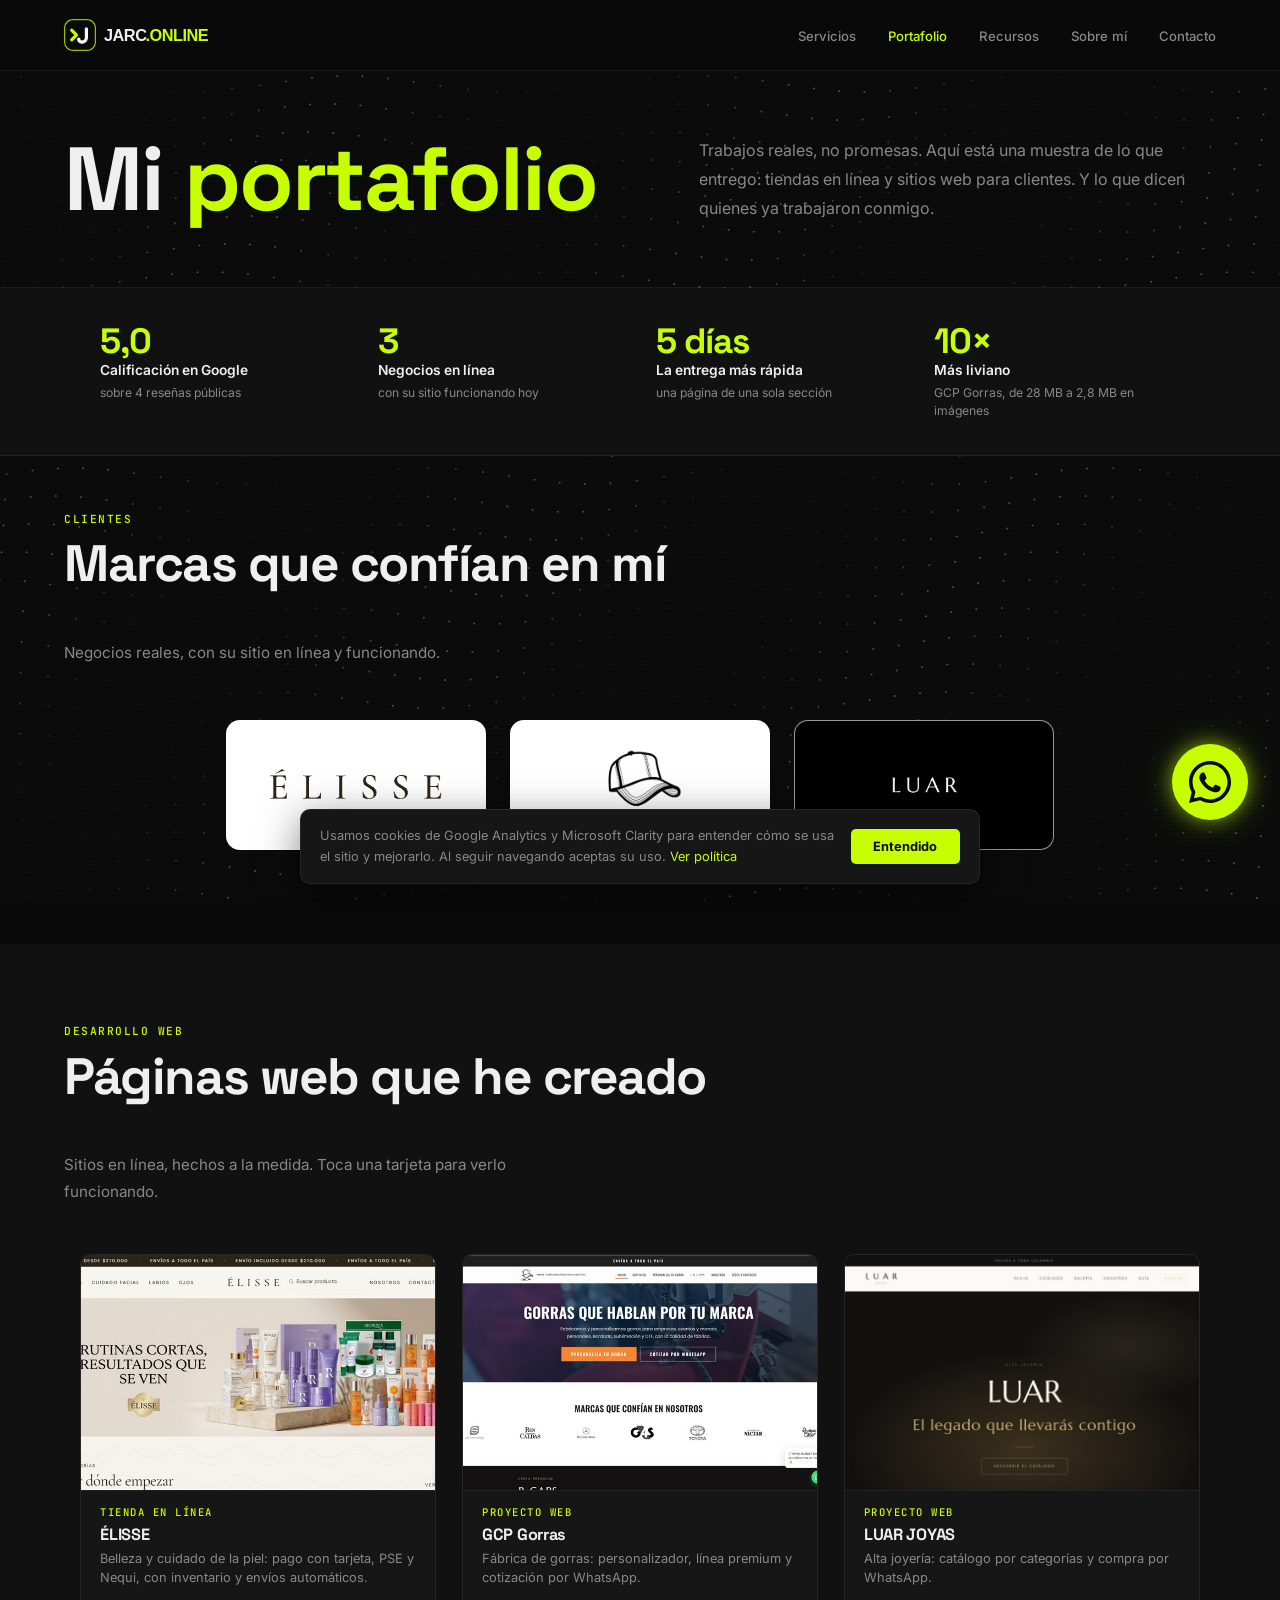
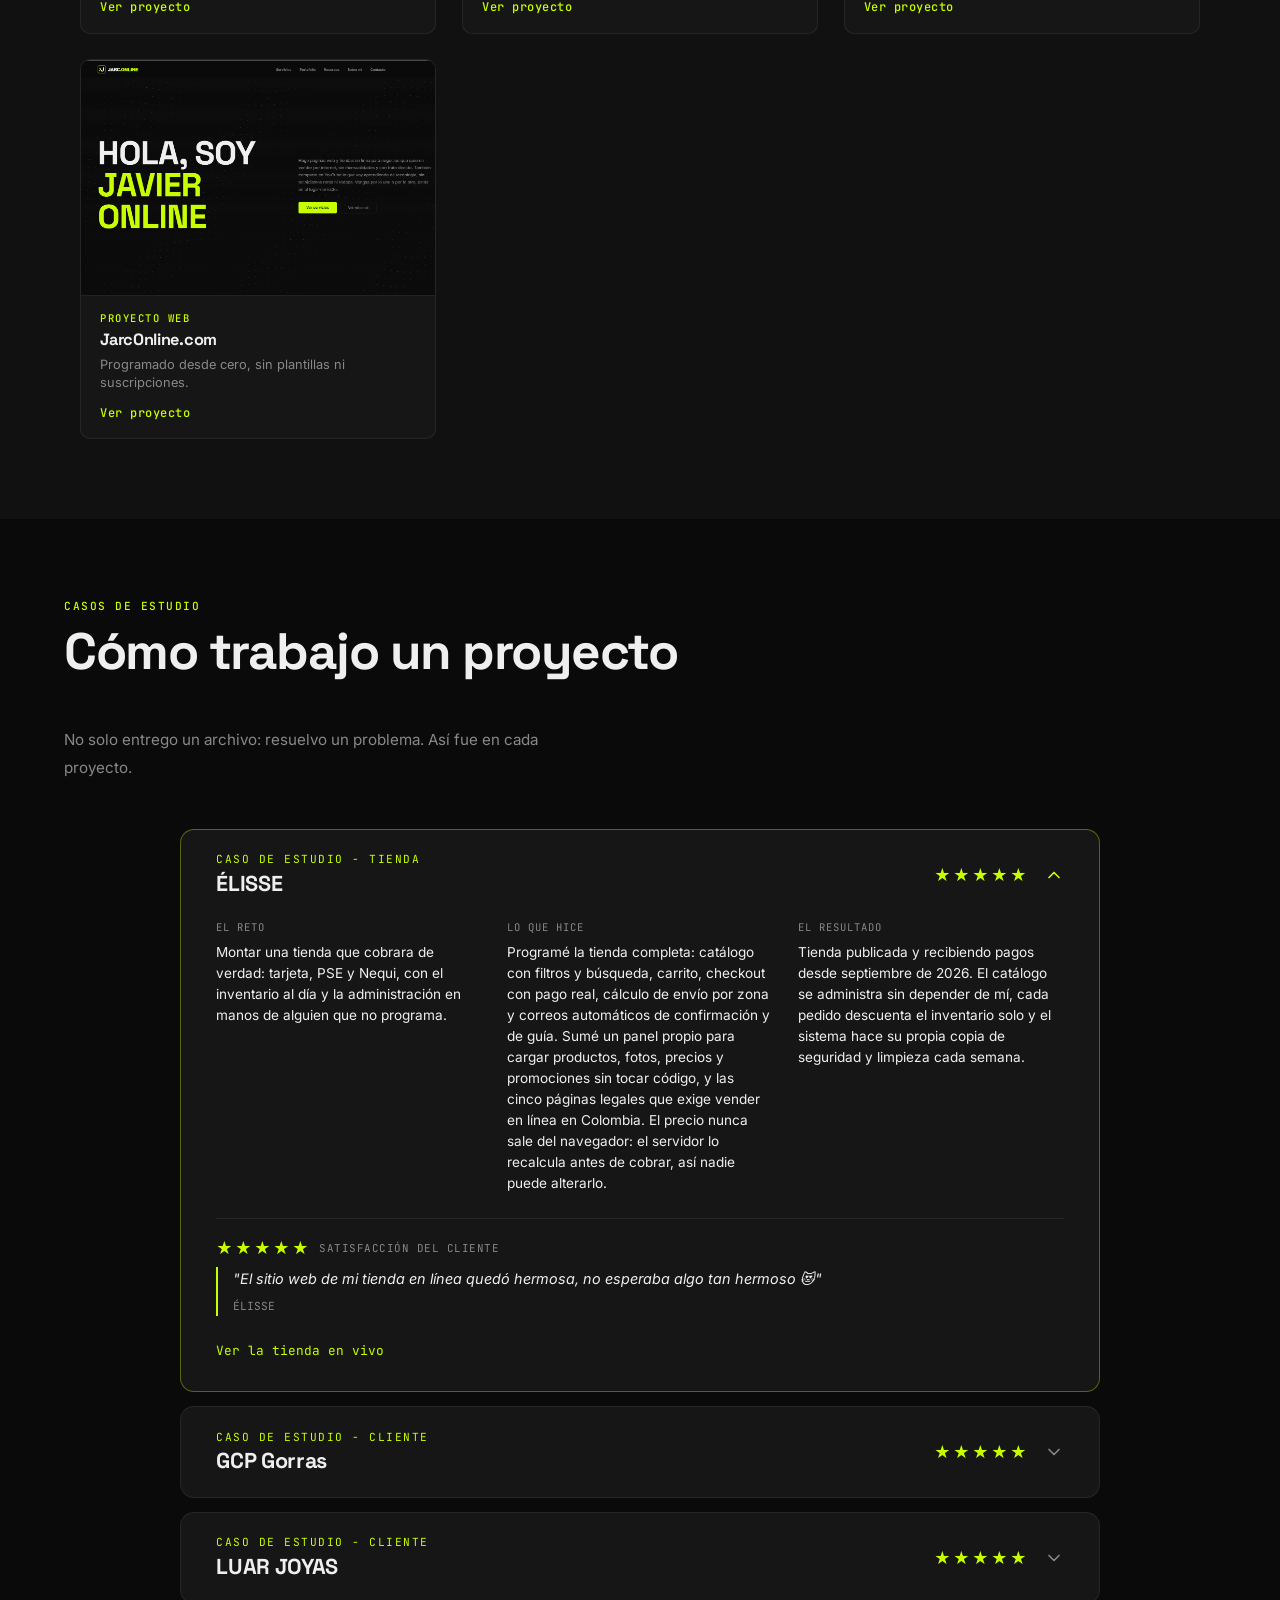
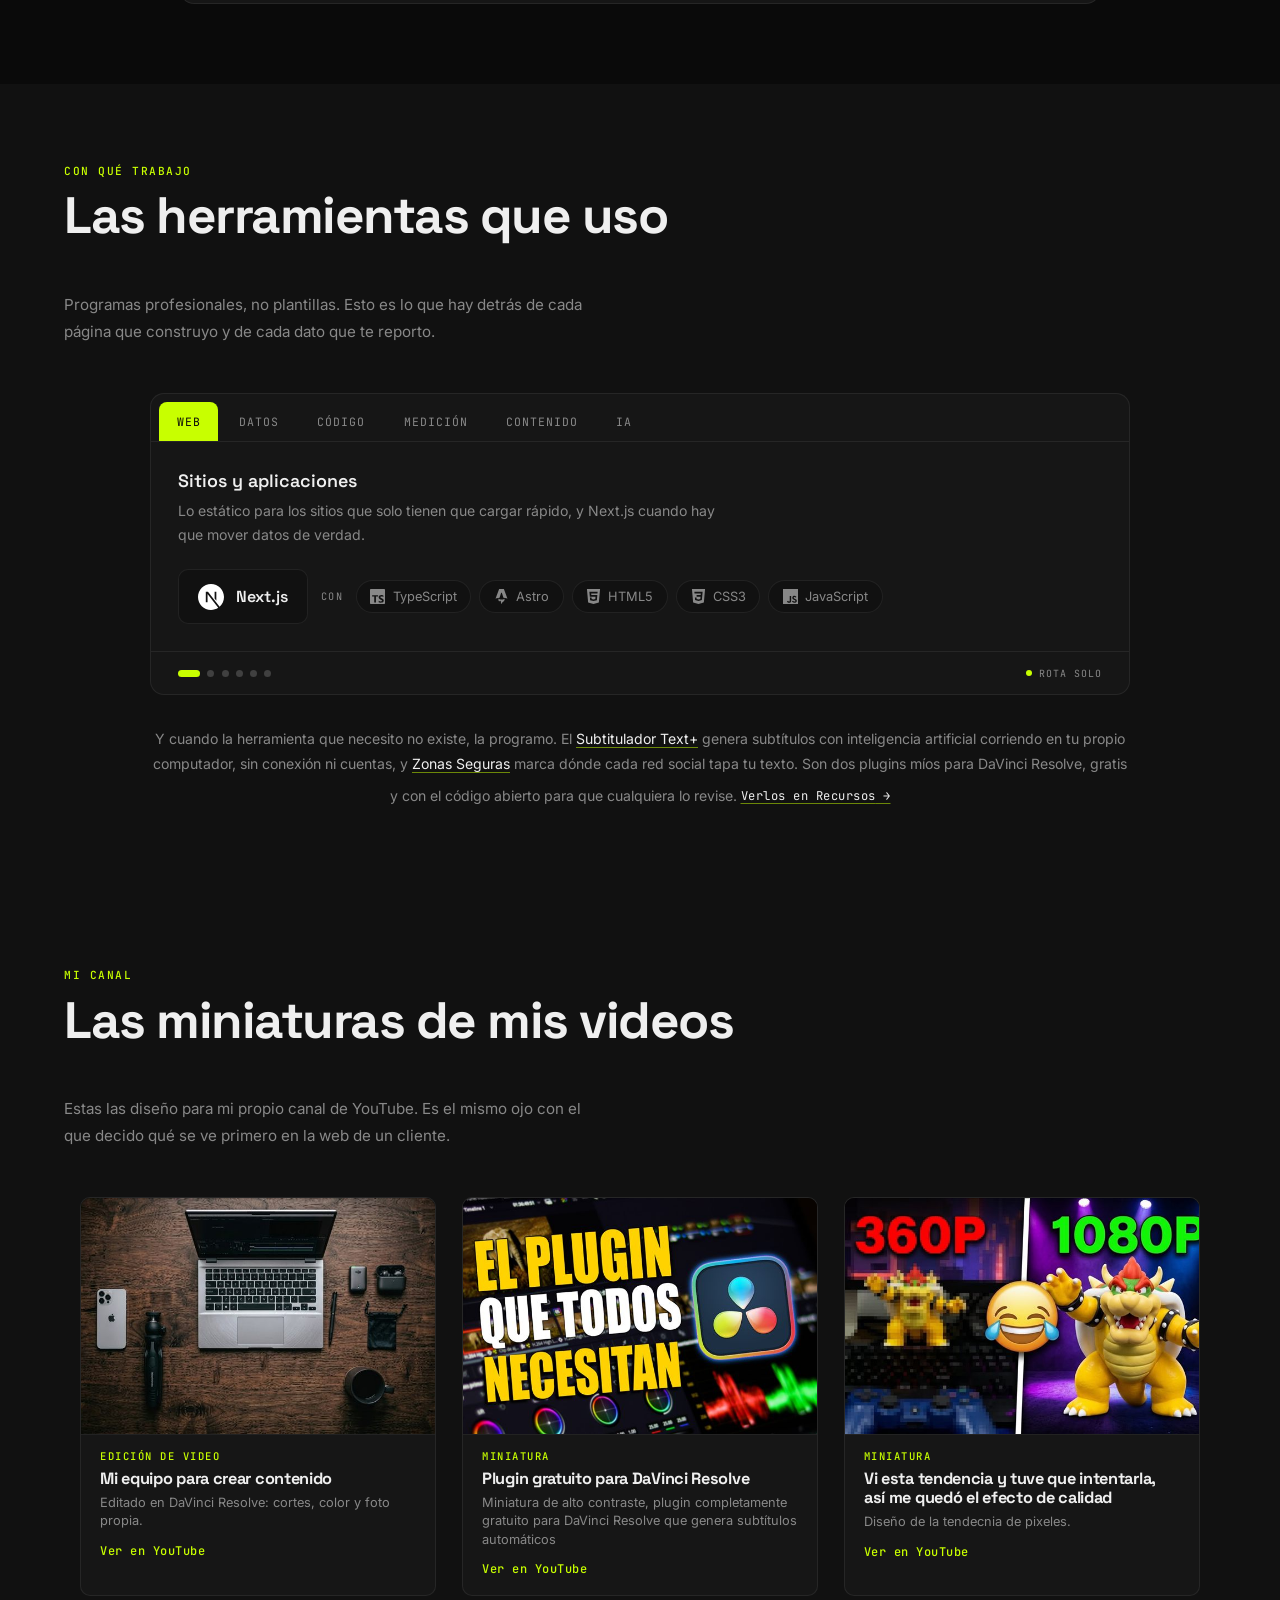
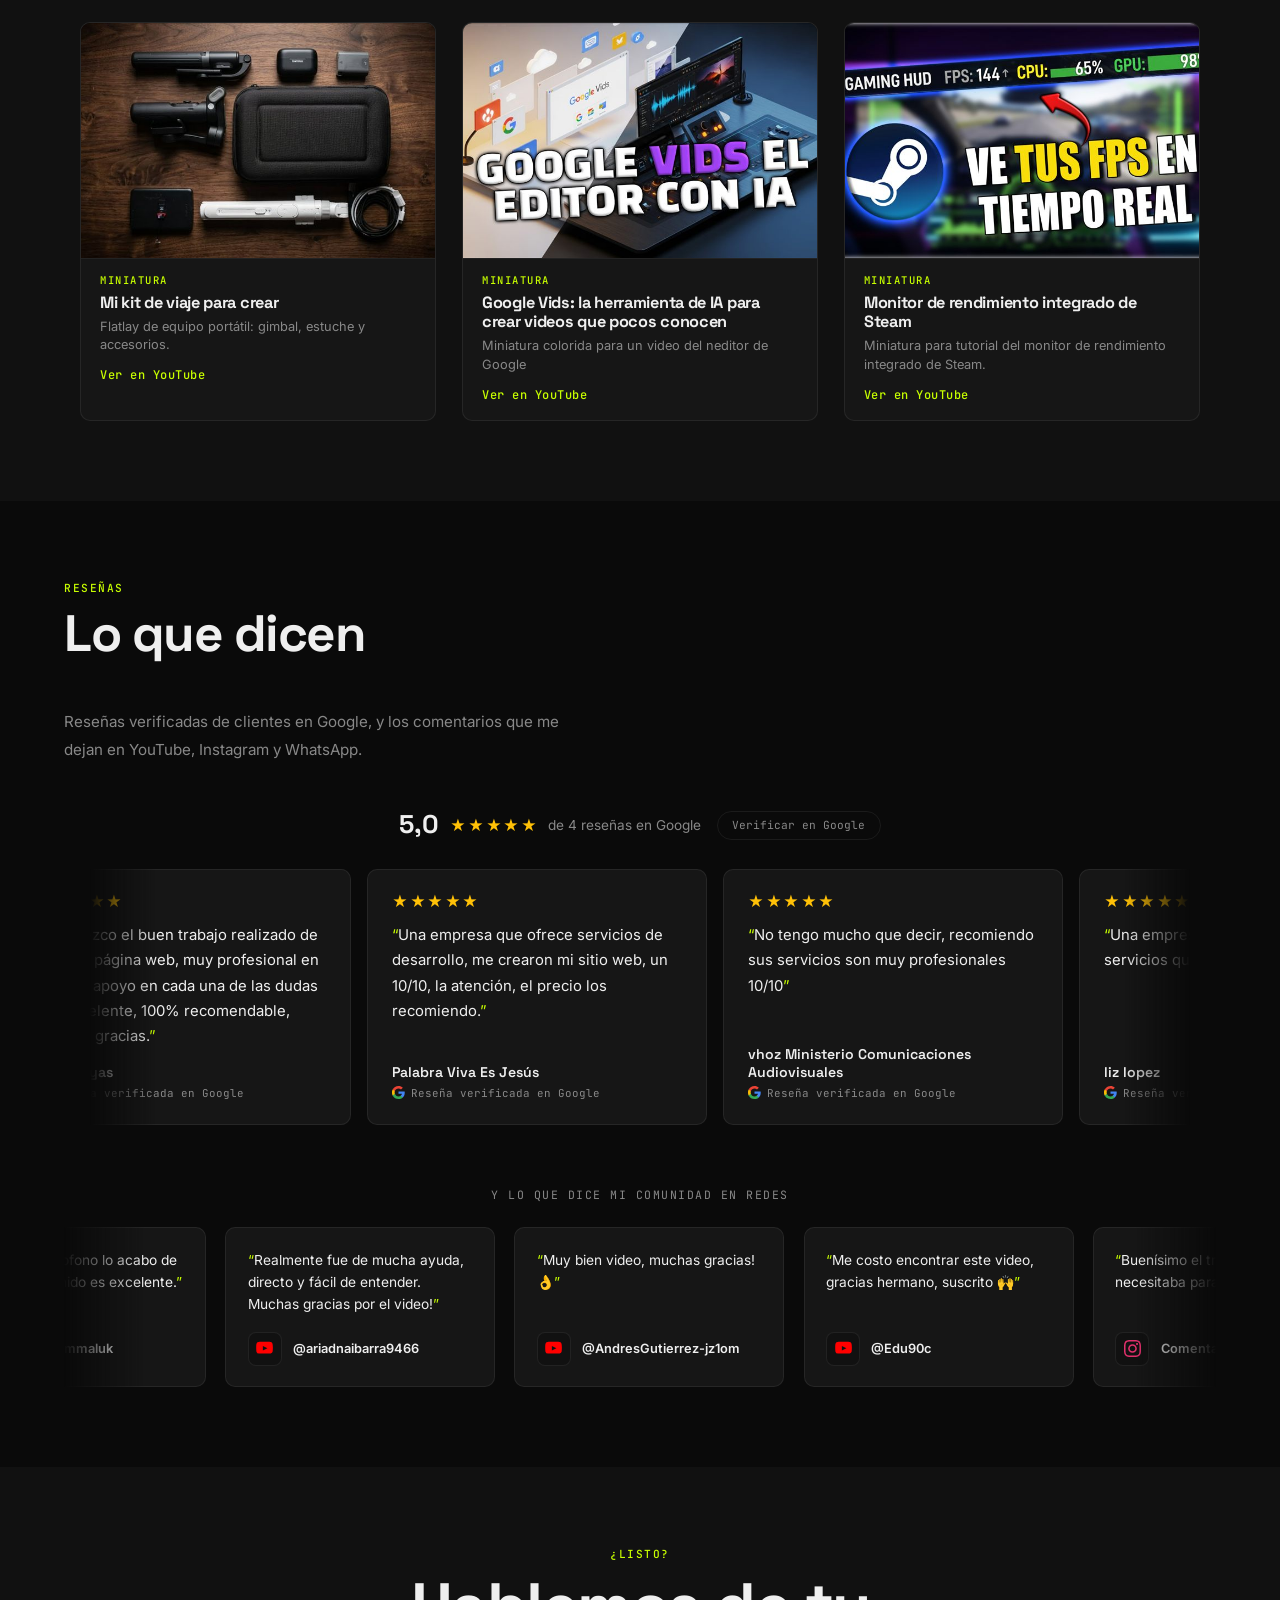
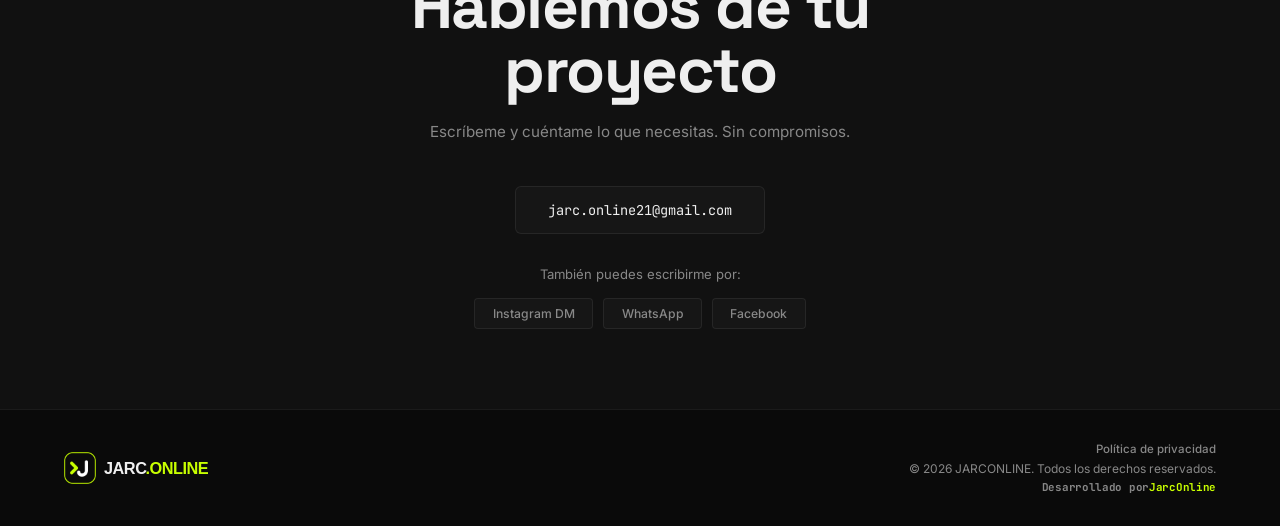
<file: portafolio.html>
<!DOCTYPE html>
<html lang="es">
<head>
  <!-- Google tag (gtag.js) -->
  <script async src="https://www.googletagmanager.com/gtag/js?id=G-TRK1EGS3LL"></script>
  <script>
    window.dataLayer = window.dataLayer || [];
    function gtag(){dataLayer.push(arguments);}
    gtag('js', new Date());
    gtag('config', 'G-TRK1EGS3LL');
  </script>
  <!-- Microsoft Clarity: mapas de calor y grabaciones de sesión -->
  <script type="text/javascript">
    (function(c,l,a,r,i,t,y){
        c[a]=c[a]||function(){(c[a].q=c[a].q||[]).push(arguments)};
        t=l.createElement(r);t.async=1;t.src="https://www.clarity.ms/tag/"+i;
        y=l.getElementsByTagName(r)[0];y.parentNode.insertBefore(t,y);
    })(window, document, "clarity", "script", "xy9ca8xud4");
  </script>
  <meta charset="UTF-8" />
  <meta name="viewport" content="width=device-width, initial-scale=1.0" />

  <!-- SEO basico -->
  <title>Portafolio - Tiendas en línea y páginas web | JarcOnline</title>
  <meta name="description" content="Tiendas en línea y sitios web para clientes reales como ÉLISSE, GCP Gorras y LUAR JOYAS, con casos de estudio y reseñas de clientes." />
  <meta name="keywords" content="portafolio JarcOnline, trabajos de desarrollo web, ejemplos de páginas web Colombia, tienda en línea Colombia, casos de estudio web, ÉLISSE, GCP Gorras, LUAR JOYAS" />
  <meta name="author" content="Javier Rueda" />
  <link rel="canonical" href="https://jarconline.com/portafolio.html" />

  <!-- Open Graph -->
  <meta property="og:type" content="website" />
  <meta property="og:site_name" content="JarcOnline" />
  <meta property="og:title" content="Portafolio - Tiendas en línea y proyectos web" />
  <meta property="og:description" content="Trabajos reales, no promesas. Tiendas en línea y sitios web para clientes, con casos de estudio. Mira lo que entrego." />
  <meta property="og:url" content="https://jarconline.com/portafolio.html" />
  <meta property="og:image" content="https://jarconline.com/assets/og-image.png" />
  <meta property="og:image:width" content="1200" />
  <meta property="og:image:height" content="630" />
  <meta property="og:image:alt" content="Logo de JarcOnline" />
  <meta property="og:locale" content="es_CO" />

  <!-- Twitter / X -->
  <meta name="twitter:card" content="summary_large_image" />
  <meta name="twitter:title" content="Portafolio JarcOnline - Trabajos reales" />
  <meta name="twitter:description" content="Tiendas en línea y sitios web para clientes reales." />
  <meta name="twitter:image" content="https://jarconline.com/assets/og-image.png" />

  <link rel="icon" href="/favicon.ico" sizes="any" />
  <link rel="icon" type="image/svg+xml" href="assets/logo.svg" />
  <link rel="icon" type="image/png" sizes="32x32" href="assets/marca/icono-32.png" />
  <link rel="icon" type="image/png" sizes="192x192" href="assets/marca/icono-192.png" />
  <link rel="apple-touch-icon" href="assets/marca/icono-180.png" />
  <link rel="preconnect" href="https://fonts.googleapis.com" />
  <link rel="preconnect" href="https://fonts.gstatic.com" crossorigin />
  <!-- La hoja de fuentes pesa 1,8 KB pero bloqueaba el dibujado 780 ms en 4G
       lenta: antes de pintar nada hay que resolver el dominio, abrir conexion
       y negociar TLS con un servidor ajeno. Con media="print" el navegador la
       descarga sin bloquear y la activa al terminar. La URL ya lleva
       display=swap, asi que el texto se ve de una con la fuente del sistema y
       cambia cuando llega la definitiva. El <noscript> cubre a quien navegue
       sin JavaScript. -->
  <link rel="stylesheet" media="print" onload="this.media='all'; this.onload=null;"
        href="https://fonts.googleapis.com/css2?family=Space+Grotesk:wght@300;400;500;600;700&family=Inter:wght@300;400;500;600&family=JetBrains+Mono:wght@400;500&display=swap" />
  <noscript><link rel="stylesheet" href="https://fonts.googleapis.com/css2?family=Space+Grotesk:wght@300;400;500;600;700&family=Inter:wght@300;400;500;600&family=JetBrains+Mono:wght@400;500&display=swap" /></noscript>
  <link rel="stylesheet" href="styles.css">

  <!-- Datos estructurados: ayudan a Google a entender la pagina -->
  <script type="application/ld+json">
  {
    "@context": "https://schema.org",
    "@type": "CollectionPage",
    "name": "Portafolio de JarcOnline",
    "url": "https://jarconline.com/portafolio.html",
    "description": "Tiendas en línea y proyectos web para clientes reales, con casos de estudio.",
    "mainEntity": {
      "@type": "ItemList",
      "itemListElement": [
        {
          "@type": "ListItem",
          "position": 1,
          "item": {
            "@type": "WebSite",
            "name": "ÉLISSE",
            "url": "https://elisse.com.co/",
            "description": "Tienda en línea de belleza y cuidado de la piel, con pago por tarjeta, PSE y Nequi, inventario automático y panel de administración propio.",
            "creator": {
              "@type": "Person",
              "name": "Javier Antonio Rueda Cifuentes"
            }
          }
        },
        {
          "@type": "ListItem",
          "position": 2,
          "item": {
            "@type": "WebSite",
            "name": "GCP Gorras",
            "url": "https://gcpgorras.com/",
            "description": "Fábrica de gorras publicitarias: personalizador, línea premium R Caps y cotización por WhatsApp.",
            "creator": {
              "@type": "Person",
              "name": "Javier Antonio Rueda Cifuentes"
            }
          }
        },
        {
          "@type": "ListItem",
          "position": 3,
          "item": {
            "@type": "WebSite",
            "name": "LUAR JOYAS",
            "url": "https://luarjoyas.com/",
            "description": "Catálogo de alta joyería con compra directa por WhatsApp, sin mensualidades de plataforma.",
            "creator": {
              "@type": "Person",
              "name": "Javier Antonio Rueda Cifuentes"
            }
          }
        }
      ]
    }
  }
  </script>
  <script type="application/ld+json">
  {
    "@context": "https://schema.org",
    "@type": "BreadcrumbList",
    "itemListElement": [
      {
        "@type": "ListItem",
        "position": 1,
        "name": "Inicio",
        "item": "https://jarconline.com/"
      },
      {
        "@type": "ListItem",
        "position": 2,
        "name": "Portafolio",
        "item": "https://jarconline.com/portafolio.html"
      }
    ]
  }
  </script>
</head>
<body>


  <!-- Animación de entrada: el logo se dibuja solo. Se muestra 1 vez por sesión. -->
  <div class="intro" id="intro" role="presentation">
    <svg class="intro-logo" viewBox="0 0 100 100" xmlns="http://www.w3.org/2000/svg" aria-hidden="true">
      <rect class="il-border" x="2" y="2" width="96" height="96" rx="26" fill="#0A0A0A" stroke="#C8FF00" stroke-width="3"/>
      <path class="il-arrow" d="M24 35 L39 50 L24 65" stroke="#C8FF00" stroke-width="10" fill="none" stroke-linecap="round" stroke-linejoin="round"/>
      <path class="il-j" d="M70 31 L70 57 C70 67 63 72 56 72 C50 72 46 68 46 63" stroke="#FFFFFF" stroke-width="10" fill="none" stroke-linecap="round" stroke-linejoin="round"/>
    </svg>
  </div>
  <script>
  (function(){
    var i = document.getElementById('intro');
    if (!i) return;
    if (sessionStorage.getItem('jarcIntro')) { i.parentNode.removeChild(i); return; }
    sessionStorage.setItem('jarcIntro', '1');
    setTimeout(function(){
      i.classList.add('intro--out');
      setTimeout(function(){ if (i.parentNode) i.parentNode.removeChild(i); }, 450);
    }, 500);
  })();
  </script>

  <!-- Sprite de íconos SVG -->
  <svg style="display:none" aria-hidden="true" xmlns="http://www.w3.org/2000/svg">
    <symbol id="icon-google" viewBox="0 0 24 24">
      <path fill="#4285F4" d="M23.5 12.27c0-.79-.07-1.54-.2-2.27H12v4.51h6.47a5.54 5.54 0 0 1-2.4 3.63v3.02h3.88c2.27-2.09 3.55-5.17 3.55-8.89z"/>
      <path fill="#34A853" d="M12 24c3.24 0 5.95-1.08 7.94-2.91l-3.88-3.01c-1.08.72-2.45 1.15-4.06 1.15-3.13 0-5.78-2.11-6.73-4.95H1.26v3.11A12 12 0 0 0 12 24z"/>
      <path fill="#FBBC05" d="M5.27 14.28a7.2 7.2 0 0 1 0-4.56V6.61H1.26a12 12 0 0 0 0 10.78l4.01-3.11z"/>
      <path fill="#EA4335" d="M12 4.75c1.77 0 3.35.61 4.6 1.8l3.44-3.44C17.95 1.19 15.24 0 12 0A12 12 0 0 0 1.26 6.61l4.01 3.11C6.22 6.88 8.87 4.75 12 4.75z"/>
    </symbol>
    <symbol id="icon-whatsapp" viewBox="0 0 32 32">
      <path d="M16 0C7.163 0 0 7.163 0 16c0 2.822.736 5.471 2.027 7.774L0 32l8.468-2.004A15.93 15.93 0 0 0 16 32c8.837 0 16-7.163 16-16S24.837 0 16 0zm0 29.333a13.27 13.27 0 0 1-6.771-1.851l-.485-.288-5.027 1.189 1.224-4.895-.317-.503A13.234 13.234 0 0 1 2.667 16C2.667 8.636 8.636 2.667 16 2.667S29.333 8.636 29.333 16 23.364 29.333 16 29.333zm7.27-9.878c-.398-.199-2.355-1.162-2.72-1.294-.366-.133-.632-.199-.899.199-.266.398-1.031 1.294-1.264 1.56-.233.266-.465.299-.863.1-.398-.2-1.681-.619-3.202-1.976-1.184-1.056-1.983-2.36-2.216-2.758-.233-.398-.025-.613.175-.811.18-.178.398-.465.597-.698.2-.233.266-.398.398-.664.133-.266.067-.498-.033-.697-.1-.2-.899-2.168-1.231-2.967-.324-.778-.653-.673-.899-.685l-.765-.013c-.266 0-.698.1-1.064.498-.366.398-1.397 1.365-1.397 3.328s1.43 3.86 1.629 4.127c.2.266 2.815 4.3 6.822 6.03.953.412 1.697.658 2.277.842.957.305 1.828.262 2.516.159.767-.115 2.355-.963 2.688-1.893.333-.93.333-1.727.233-1.893-.1-.166-.366-.266-.764-.465z"/>
    </symbol>
    <symbol id="icon-youtube" viewBox="0 0 24 24">
      <path d="M23.5 6.2s-.2-1.7-1-2.4c-.9-1-1.9-1-2.4-1C17.1 2.6 12 2.6 12 2.6s-5.1 0-8.1.2c-.5.1-1.5.1-2.4 1-.7.7-1 2.4-1 2.4S.3 8.1.3 10v1.8c0 1.9.2 3.8.2 3.8s.2 1.7 1 2.4c.9 1 2.1.9 2.6 1 1.9.2 8 .2 8 .2s5.1 0 8.1-.2c.5-.1 1.5-.1 2.4-1 .7-.7 1-2.4 1-2.4s.2-1.9.2-3.8V10c0-1.9-.3-3.8-.3-3.8zM9.7 14.8V8.4l6.5 3.2-6.5 3.2z"/>
    </symbol>
    <symbol id="icon-instagram" viewBox="0 0 24 24">
      <path d="M12 2.163c3.204 0 3.584.012 4.85.07 3.252.148 4.771 1.691 4.919 4.919.058 1.265.069 1.645.069 4.849 0 3.205-.012 3.584-.069 4.849-.149 3.225-1.664 4.771-4.919 4.919-1.266.058-1.644.07-4.85.07-3.204 0-3.584-.012-4.849-.07-3.26-.149-4.771-1.699-4.919-4.92-.058-1.265-.07-1.644-.07-4.849 0-3.204.013-3.583.07-4.849.149-3.227 1.664-4.771 4.919-4.919 1.266-.057 1.645-.069 4.849-.069zm0-2.163c-3.259 0-3.667.014-4.947.072-4.358.2-6.78 2.618-6.98 6.98-.059 1.281-.073 1.689-.073 4.948 0 3.259.014 3.668.072 4.948.2 4.358 2.618 6.78 6.98 6.98 1.281.058 1.689.072 4.948.072 3.259 0 3.668-.014 4.948-.072 4.354-.2 6.782-2.618 6.979-6.98.059-1.28.073-1.689.073-4.948 0-3.259-.014-3.667-.072-4.947-.196-4.354-2.617-6.78-6.979-6.98-1.281-.059-1.69-.073-4.949-.073zm0 5.838c-3.403 0-6.162 2.759-6.162 6.162s2.759 6.163 6.162 6.163 6.162-2.759 6.162-6.163c0-3.403-2.759-6.162-6.162-6.162zm0 10.162c-2.209 0-4-1.79-4-4 0-2.209 1.791-4 4-4s4 1.791 4 4c0 2.21-1.791 4-4 4zm6.406-11.845c-.796 0-1.441.645-1.441 1.44s.645 1.44 1.441 1.44c.795 0 1.439-.645 1.439-1.44s-.644-1.44-1.439-1.44z"/>
    </symbol>
    <symbol id="icon-facebook" viewBox="0 0 24 24">
      <path d="M24 12.073c0-6.627-5.373-12-12-12s-12 5.373-12 12c0 5.99 4.388 10.954 10.125 11.854v-8.385H7.078v-3.47h3.047V9.43c0-3.007 1.792-4.669 4.533-4.669 1.312 0 2.686.235 2.686.235v2.953H15.83c-1.491 0-1.956.925-1.956 1.874v2.25h3.328l-.532 3.47h-2.796v8.385C19.612 23.027 24 18.062 24 12.073z"/>
    </symbol>
  </svg>


  <!-- NAV -->
  <nav>
    <a href="index.html" class="nav-logo">
      <img src="assets/logo.png" alt="JarcOnline">
      JARC<span>.ONLINE</span>
    </a>
    <ul class="nav-links">
      <li><a href="servicios.html">Servicios</a></li>
      <li><a href="portafolio.html" class="active">Portafolio</a></li>
      <li><a href="recursos.html">Recursos</a></li>
      <li><a href="index.html#about">Sobre mí</a></li>
      <li><a href="index.html#contacto">Contacto</a></li>
    </ul>
    <button class="hamburger" id="hamburger" aria-label="Menú" aria-expanded="false" aria-controls="navOverlay">
      <span></span><span></span><span></span>
    </button>
  </nav>

  <!-- MENÚ MÓVIL OVERLAY -->
  <div class="nav-overlay" id="navOverlay">
    <a href="servicios.html">Servicios</a>
    <a href="portafolio.html" class="active">Portafolio</a>
    <a href="recursos.html">Recursos</a>
    <a href="index.html#about">Sobre mí</a>
    <a href="index.html#contacto">Contacto</a>
  </div>

  <!-- PAGE HERO -->
  <div class="page-hero">
    <div class="page-hero-inner">
      <h1>Mi <em>portafolio</em></h1>
      <p>
        Trabajos reales, no promesas. Aquí está una muestra de lo que entrego:
        tiendas en línea y sitios web para clientes.
        Y lo que dicen quienes ya trabajaron conmigo.
      </p>
    </div>
  </div>

  <!-- CIFRAS REALES
       Regla: aca solo entran numeros que alguien pueda verificar por su cuenta.
       Si cambia la calificacion de Google o entra un cliente nuevo, se actualiza
       el numero Y la linea de abajo, que es la que lo hace comprobable. -->
  <div class="cifras reveal">
    <ul class="cifras-lista">
      <li class="cifra">
        <span class="cifra-num">5,0</span>
        <span class="cifra-etq">Calificación en Google</span>
        <span class="cifra-nota">sobre 4 reseñas públicas</span>
      </li>
      <li class="cifra">
        <span class="cifra-num">3</span>
        <span class="cifra-etq">Negocios en línea</span>
        <span class="cifra-nota">con su sitio funcionando hoy</span>
      </li>
      <li class="cifra">
        <span class="cifra-num">5 días</span>
        <span class="cifra-etq">La entrega más rápida</span>
        <span class="cifra-nota">una página de una sola sección</span>
      </li>
      <li class="cifra">
        <span class="cifra-num">10×</span>
        <span class="cifra-etq">Más liviano</span>
        <span class="cifra-nota">GCP Gorras, de 28 MB a 2,8 MB en imágenes</span>
      </li>
    </ul>
  </div>

  <!-- MARCAS / Clientes con los que he trabajado
       Guarda cada logo en assets/marcas/ (idealmente en BLANCO o claro y con
       fondo transparente, para que se lea bien sobre el fondo oscuro).
       Para agregar otra marca copia un bloque <div class="marca-logo"> y cambia
       la imagen y el alt. Si quieres que el logo enlace al sitio del cliente,
       envuélvelo en <a href="..." target="_blank" rel="noopener noreferrer">. -->
  <section id="marcas">
    <div class="section-label reveal"><span>Clientes</span></div>
    <h2 class="section-title reveal">Marcas que confían en mí</h2>
    <p class="section-sub reveal">
      Negocios reales, con su sitio en línea y funcionando.
    </p>

    <!-- El proyecto MAS RECIENTE va de primero (izquierda). Al sumar una marca
         nueva, su bloque va arriba de todos, no al final. -->
    <div class="marcas-row reveal">
      <!-- Tile claro: el wordmark de ELISSE es espresso sobre fondo transparente -->
      <a class="marca-logo" href="https://elisse.com.co/" target="_blank" rel="noopener noreferrer" title="Ver la tienda de ÉLISSE">
        <img src="assets/marcas/elisse.png" alt="ÉLISSE, tienda de belleza y cuidado de la piel" loading="lazy">
      </a>
      <!-- Tile claro: para logos oscuros o de color (como GCP) -->
      <a class="marca-logo" href="https://gcpgorras.com/" target="_blank" rel="noopener noreferrer" title="Ver el sitio de GCP Gorras">
        <img src="assets/marcas/gcp.png" alt="GCP Gorras, confecciones publicitarias" loading="lazy">
      </a>
      <!-- Tile oscuro: para logos claros/blancos (como LUAR) -->
      <a class="marca-logo marca-logo--dark" href="https://luarjoyas.com/" target="_blank" rel="noopener noreferrer" title="Ver el sitio de LUAR JOYAS">
        <img src="assets/marcas/luar.jpeg" alt="LUAR JOYAS" loading="lazy">
      </a>
    </div>
  </section>

  <!-- PORTAFOLIO - Casos de trabajo
       Cuadrícula de proyectos. Cada tarjeta es un enlace clickeable que abre el
       trabajo en línea en una pestaña nueva.
       Para agregar uno nuevo copia un bloque <a class="trabajo-card"> completo,
       guarda la imagen en assets/portafolio/ y cambia enlace, imagen, etiqueta,
       título, descripción y el texto del enlace ("Ver proyecto" / "Ver en YouTube").
       Si un trabajo NO tiene destino en línea, usa <figure class="trabajo-card">
       en lugar de <a...> y quita la línea del <span class="trabajo-cta"> (queda como
       muestra, sin clic). -->
  <section id="proyectos-web" class="section-alt">
    <div class="section-label reveal"><span>Desarrollo web</span></div>
    <h2 class="section-title reveal">Páginas web que he creado</h2>
    <p class="section-sub reveal">
      Sitios en línea, hechos a la medida. Toca una tarjeta para verlo funcionando.
    </p>

    <div class="trabajos-grid reveal">

      <!-- Tienda en linea: ELISSE -->
      <a class="trabajo-card" href="https://elisse.com.co/" target="_blank" rel="noopener noreferrer">
        <div class="trabajo-thumb"><img src="assets/portafolio/elisse.jpg" alt="Tienda en línea de ÉLISSE, productos de belleza y cuidado de la piel" loading="lazy"></div>
        <div class="trabajo-body">
          <span class="trabajo-tag">Tienda en línea</span>
          <h3 class="trabajo-title">ÉLISSE</h3>
          <p class="trabajo-desc">Belleza y cuidado de la piel: pago con tarjeta, PSE y Nequi, con inventario y envíos automáticos.</p>
          <span class="trabajo-cta">Ver proyecto </span>
        </div>
      </a>


      <!-- Proyecto web para cliente: GCP GORRAS -->
      <a class="trabajo-card" href="https://gcpgorras.com/" target="_blank" rel="noopener noreferrer">
        <div class="trabajo-thumb"><img src="assets/portafolio/gcp-gorras.jpg" alt="Sitio web de GCP Gorras, fábrica de gorras publicitarias" loading="lazy"></div>
        <div class="trabajo-body">
          <span class="trabajo-tag">Proyecto web</span>
          <h3 class="trabajo-title">GCP Gorras</h3>
          <p class="trabajo-desc">Fábrica de gorras: personalizador, línea premium y cotización por WhatsApp.</p>
          <span class="trabajo-cta">Ver proyecto </span>
        </div>
      </a>


      <!-- Proyecto web para cliente: LUAR JOYAS -->
      <a class="trabajo-card" href="https://luarjoyas.com/" target="_blank" rel="noopener noreferrer">
        <div class="trabajo-thumb"><img src="assets/portafolio/luar-joyas.jpg" alt="Sitio web de LUAR JOYAS, alta joyería" loading="lazy"></div>
        <div class="trabajo-body">
          <span class="trabajo-tag">Proyecto web</span>
          <h3 class="trabajo-title">LUAR JOYAS</h3>
          <p class="trabajo-desc">Alta joyería: catálogo por categorías y compra por WhatsApp.</p>
          <span class="trabajo-cta">Ver proyecto </span>
        </div>
      </a>


      <!-- Proyecto web: este sitio -->
      <a class="trabajo-card" href="https://jarconline.com" target="_blank" rel="noopener noreferrer">
        <div class="trabajo-thumb"><img src="assets/portafolio/web-1.png" alt="Sitio web JarcOnline.com" loading="lazy" style="object-position: left top;"></div>
        <div class="trabajo-body">
          <span class="trabajo-tag">Proyecto web</span>
          <h3 class="trabajo-title">JarcOnline.com</h3>
          <p class="trabajo-desc">Programado desde cero, sin plantillas ni suscripciones.</p>
          <span class="trabajo-cta">Ver proyecto </span>
        </div>
      </a>


      <!-- Para agregar un trabajo copia un bloque <a class="trabajo-card"> completo
           de esta misma seccion y cambia imagen, etiqueta, titulo, texto y enlace.
           Si el trabajo NO tiene enlace, usa <figure class="trabajo-card"> ... </figure>
           y quita la linea del <span class="trabajo-cta">. -->

    </div>
  </section>

  <!-- CASOS DE ESTUDIO
       Se ordenan solos por data-entregado: el proyecto mas reciente
       aparece de primero y abierto.
       Para agregar otro caso copia un <article class="caso-card"> completo,
       ponle su fecha de entrega en data-entregado (formato AAAA-MM-DD) y
       cambia el cliente, el reto, lo que hiciste, el resultado y el enlace. -->
  <section id="casos">
    <div class="section-label reveal"><span>Casos de estudio</span></div>
    <h2 class="section-title reveal">Cómo trabajo un proyecto</h2>
    <p class="section-sub reveal">
      No solo entrego un archivo: resuelvo un problema. Así fue en cada proyecto.
    </p>

    <div class="casos-lista reveal">

      <article class="caso-card" data-entregado="2026-07-15">
        <h3 class="caso-encabezado">
          <button class="caso-toggle" type="button" aria-expanded="false" aria-controls="caso-luar-joyas">
            <span class="caso-toggle-txt">
              <span class="caso-eyebrow">Caso de estudio - Cliente</span>
              <span class="caso-nombre">LUAR JOYAS</span>
            </span>
            <span class="caso-toggle-meta">
              <span class="caso-estrellas-iconos caso-estrellas-mini" aria-hidden="true">★★★★★</span>
              <svg class="caso-chevron" viewBox="0 0 24 24" fill="none" aria-hidden="true"><path d="M6 9l6 6 6-6" stroke="currentColor" stroke-width="2" stroke-linecap="round" stroke-linejoin="round"/></svg>
            </span>
          </button>
        </h3>
        <div class="caso-cuerpo" id="caso-luar-joyas">
          <div class="caso-cuerpo-int">
            <div class="caso-bloques">
              <div class="caso-bloque">
                <span class="caso-etq">El reto</span>
                <p>Una marca de alta joyería necesitaba mostrar su catálogo y vender sin pagar mensualidades de plataformas, con compra directa por WhatsApp.</p>
              </div>
              <div class="caso-bloque">
                <span class="caso-etq">Lo que hice</span>
                <p>Diseñé y programé un sitio a medida: catálogo por categorías y género, fichas de producto, galería y botón de compra por WhatsApp en cada pieza. Estructura lista para crecer a tienda online.</p>
              </div>
              <div class="caso-bloque">
                <span class="caso-etq">El resultado</span>
                <p>Un sitio propio, rápido y sin suscripciones, que el cliente actualiza por su cuenta, con envíos a toda Colombia.</p>
              </div>
            </div>
            <div class="caso-resena">
              <div class="caso-estrellas">
                <span class="caso-estrellas-iconos" aria-hidden="true">★★★★★</span>
                <span class="caso-estrellas-texto">Satisfacción del cliente</span>
              </div>
              <blockquote class="caso-cita">
                "Uffffff 🔥 Qué emoción, quedó muy elegante mano, me gusta mucho."
                <span class="caso-cita-autor">LUAR JOYAS</span>
              </blockquote>
            </div>
            <a class="caso-link" href="https://luarjoyas.com/" target="_blank" rel="noopener noreferrer">Ver el sitio en vivo</a>
          </div>
        </div>
      </article>

      <article class="caso-card" data-entregado="2026-09-03">
        <h3 class="caso-encabezado">
          <button class="caso-toggle" type="button" aria-expanded="false" aria-controls="caso-gcp-gorras">
            <span class="caso-toggle-txt">
              <span class="caso-eyebrow">Caso de estudio - Cliente</span>
              <span class="caso-nombre">GCP Gorras</span>
            </span>
            <span class="caso-toggle-meta">
              <span class="caso-estrellas-iconos caso-estrellas-mini" aria-hidden="true">★★★★★</span>
              <svg class="caso-chevron" viewBox="0 0 24 24" fill="none" aria-hidden="true"><path d="M6 9l6 6 6-6" stroke="currentColor" stroke-width="2" stroke-linecap="round" stroke-linejoin="round"/></svg>
            </span>
          </button>
        </h3>
        <div class="caso-cuerpo" id="caso-gcp-gorras">
          <div class="caso-cuerpo-int">
            <div class="caso-bloques">
              <div class="caso-bloque">
                <span class="caso-etq">El reto</span>
                <p>La clienta ya tenía página web, pero le parecía anticuada y le daba pena promocionarla. Quería algo moderno que mostrara el respaldo de una fábrica y que además diera espacio propio a R Caps, su línea premium.</p>
              </div>
              <div class="caso-bloque">
                <span class="caso-etq">Lo que hice</span>
                <p>Rediseñé el sitio desde cero: personalizador de gorras, servicios de bordado, sublimación y DTF, sección propia para R Caps, videos verticales de la fábrica, sedes con horarios y cotización directa por WhatsApp. Sumé SEO con datos estructurados y optimicé las imágenes de 28 MB a 2,8 MB.</p>
              </div>
              <div class="caso-bloque">
                <span class="caso-etq">El resultado</span>
                <p>Una web moderna y rápida que la clienta sí quiere mostrar, con las dos marcas bien diferenciadas, cotizaciones que llegan directo por WhatsApp y envíos a todo el país.</p>
              </div>
            </div>
            <div class="caso-resena">
              <div class="caso-estrellas">
                <span class="caso-estrellas-iconos" aria-hidden="true">★★★★★</span>
                <span class="caso-estrellas-texto">Satisfacción del cliente</span>
              </div>
              <blockquote class="caso-cita">
                "Quedó hermosaaaaaaa."
                <span class="caso-cita-autor">GCP Gorras</span>
              </blockquote>
            </div>
            <a class="caso-link" href="https://gcpgorras.com/" target="_blank" rel="noopener noreferrer">Ver el sitio en vivo</a>
          </div>
        </div>
      </article>

      <article class="caso-card" data-entregado="2026-09-24">
        <h3 class="caso-encabezado">
          <button class="caso-toggle" type="button" aria-expanded="false" aria-controls="caso-elisse">
            <span class="caso-toggle-txt">
              <span class="caso-eyebrow">Caso de estudio - Tienda</span>
              <span class="caso-nombre">ÉLISSE</span>
            </span>
            <span class="caso-toggle-meta">
              <span class="caso-estrellas-iconos caso-estrellas-mini" aria-hidden="true">&#9733;&#9733;&#9733;&#9733;&#9733;</span>
              <svg class="caso-chevron" viewBox="0 0 24 24" fill="none" aria-hidden="true"><path d="M6 9l6 6 6-6" stroke="currentColor" stroke-width="2" stroke-linecap="round" stroke-linejoin="round"/></svg>
            </span>
          </button>
        </h3>
        <div class="caso-cuerpo" id="caso-elisse">
          <div class="caso-cuerpo-int">
            <div class="caso-bloques">
              <div class="caso-bloque">
                <span class="caso-etq">El reto</span>
                <p>Montar una tienda que cobrara de verdad: tarjeta, PSE y Nequi, con el inventario al día y la administración en manos de alguien que no programa.</p>
              </div>
              <div class="caso-bloque">
                <span class="caso-etq">Lo que hice</span>
                <p>Programé la tienda completa: catálogo con filtros y búsqueda, carrito, checkout con pago real, cálculo de envío por zona y correos automáticos de confirmación y de guía. Sumé un panel propio para cargar productos, fotos, precios y promociones sin tocar código, y las cinco páginas legales que exige vender en línea en Colombia. El precio nunca sale del navegador: el servidor lo recalcula antes de cobrar, así nadie puede alterarlo.</p>
              </div>
              <div class="caso-bloque">
                <span class="caso-etq">El resultado</span>
                <p>Tienda publicada y recibiendo pagos desde septiembre de 2026. El catálogo se administra sin depender de mí, cada pedido descuenta el inventario solo y el sistema hace su propia copia de seguridad y limpieza cada semana.</p>
              </div>
            </div>
            <div class="caso-resena">
              <div class="caso-estrellas">
                <span class="caso-estrellas-iconos" aria-hidden="true">★★★★★</span>
                <span class="caso-estrellas-texto">Satisfacción del cliente</span>
              </div>
              <blockquote class="caso-cita">
                "El sitio web de mi tienda en línea quedó hermosa, no esperaba algo tan hermoso 😻"
                <span class="caso-cita-autor">ÉLISSE</span>
              </blockquote>
            </div>
            <a class="caso-link" href="https://elisse.com.co/" target="_blank" rel="noopener noreferrer">Ver la tienda en vivo</a>
          </div>
        </div>
      </article>

    </div>
  </section>



  <!-- HERRAMIENTAS
       Logos de Simple Icons (licencia CC0), guardados como simbolos
       para poder teñirlos desde el CSS. Todos son solidos y de 24x24,
       para que se vean como un conjunto.
       Para agregar una: copia su <symbol> y su <li>. -->
  <section id="herramientas" class="section-alt">
    <div class="section-label reveal"><span>Con qué trabajo</span></div>
    <h2 class="section-title reveal">Las herramientas que uso</h2>
    <p class="section-sub reveal">
      Programas profesionales, no plantillas. Esto es lo que hay detrás
      de cada página que construyo y de cada dato que te reporto.
    </p>

    <svg width="0" height="0" style="position:absolute" aria-hidden="true" focusable="false">
      <symbol id="tool-anthropic" viewBox="0 0 24 24"><path d="M17.3041 3.541h-3.6718l6.696 16.918H24Zm-10.6082 0L0 20.459h3.7442l1.3693-3.5527h7.0052l1.3693 3.5528h3.7442L10.5363 3.5409Zm-.3712 10.2232 2.2914-5.9456 2.2914 5.9456Z"/></symbol>
      <symbol id="tool-astro" viewBox="0 0 24 24"><path d="M8.358 20.162c-1.186-1.07-1.532-3.316-1.038-4.944.856 1.026 2.043 1.352 3.272 1.535 1.897.283 3.76.177 5.522-.678.202-.098.388-.229.608-.36.166.473.209.95.151 1.437-.14 1.185-.738 2.1-1.688 2.794-.38.277-.782.525-1.175.787-1.205.804-1.531 1.747-1.078 3.119l.044.148a3.158 3.158 0 0 1-1.407-1.188 3.31 3.31 0 0 1-.544-1.815c-.004-.32-.004-.642-.048-.958-.106-.769-.472-1.113-1.161-1.133-.707-.02-1.267.411-1.415 1.09-.012.053-.028.104-.045.165h.002zm-5.961-4.445s3.24-1.575 6.49-1.575l2.451-7.565c.092-.366.36-.614.662-.614.302 0 .57.248.662.614l2.45 7.565c3.85 0 6.491 1.575 6.491 1.575L16.088.727C15.93.285 15.663 0 15.303 0H8.697c-.36 0-.615.285-.784.727l-5.516 14.99z"/></symbol>
      <symbol id="tool-cloudflare" viewBox="0 0 24 24"><path d="M16.5088 16.8447c.1475-.5068.0908-.9707-.1553-1.3154-.2246-.3164-.6045-.499-1.0615-.5205l-8.6592-.1123a.1559.1559 0 0 1-.1333-.0713c-.0283-.042-.0351-.0986-.021-.1553.0278-.084.1123-.1484.2036-.1562l8.7359-.1123c1.0351-.0489 2.1601-.8868 2.5537-1.9136l.499-1.3013c.0215-.0561.0293-.1128.0147-.168-.5625-2.5463-2.835-4.4453-5.5499-4.4453-2.5039 0-4.6284 1.6177-5.3876 3.8614-.4927-.3658-1.1187-.5625-1.794-.499-1.2026.119-2.1665 1.083-2.2861 2.2856-.0283.31-.0069.6128.0635.894C1.5683 13.171 0 14.7754 0 16.752c0 .1748.0142.3515.0352.5273.0141.083.0844.1475.1689.1475h15.9814c.0909 0 .1758-.0645.2032-.1553l.12-.4268zm2.7568-5.5634c-.0771 0-.1611 0-.2383.0112-.0566 0-.1054.0415-.127.0976l-.3378 1.1744c-.1475.5068-.0918.9707.1543 1.3164.2256.3164.6055.498 1.0625.5195l1.8437.1133c.0557 0 .1055.0263.1329.0703.0283.043.0351.1074.0214.1562-.0283.084-.1132.1485-.204.1553l-1.921.1123c-1.041.0488-2.1582.8867-2.5527 1.914l-.1406.3585c-.0283.0713.0215.1416.0986.1416h6.5977c.0771 0 .1474-.0489.169-.126.1122-.4082.1757-.837.1757-1.2803 0-2.6025-2.125-4.727-4.7344-4.727"/></symbol>
      <symbol id="tool-css3" viewBox="0 0 24 24"><path d="M1.5 0h21l-1.91 21.563L11.977 24l-8.565-2.438L1.5 0zm17.09 4.413L5.41 4.41l.213 2.622 10.125.002-.255 2.716h-6.64l.24 2.573h6.182l-.366 3.523-2.91.804-2.956-.81-.188-2.11h-2.61l.29 3.855L12 19.288l5.373-1.53L18.59 4.414z"/></symbol>
      <symbol id="tool-googlegemini" viewBox="0 0 24 24"><path d="M11.04 19.32Q12 21.51 12 24q0-2.49.93-4.68.96-2.19 2.58-3.81t3.81-2.55Q21.51 12 24 12q-2.49 0-4.68-.93a12.3 12.3 0 0 1-3.81-2.58 12.3 12.3 0 0 1-2.58-3.81Q12 2.49 12 0q0 2.49-.96 4.68-.93 2.19-2.55 3.81a12.3 12.3 0 0 1-3.81 2.58Q2.49 12 0 12q2.49 0 4.68.96 2.19.93 3.81 2.55t2.55 3.81"/></symbol>
      <symbol id="tool-html5" viewBox="0 0 24 24"><path d="M1.5 0h21l-1.91 21.563L11.977 24l-8.564-2.438L1.5 0zm7.031 9.75l-.232-2.718 10.059.003.23-2.622L5.412 4.41l.698 8.01h9.126l-.326 3.426-2.91.804-2.955-.81-.188-2.11H6.248l.33 4.171L12 19.351l5.379-1.443.744-8.157H8.531z"/></symbol>
      <symbol id="tool-javascript" viewBox="0 0 24 24"><path d="M0 0h24v24H0V0zm22.034 18.276c-.175-1.095-.888-2.015-3.003-2.873-.736-.345-1.554-.585-1.797-1.14-.091-.33-.105-.51-.046-.705.15-.646.915-.84 1.515-.66.39.12.75.42.976.9 1.034-.676 1.034-.676 1.755-1.125-.27-.42-.404-.601-.586-.78-.63-.705-1.469-1.065-2.834-1.034l-.705.089c-.676.165-1.32.525-1.71 1.005-1.14 1.291-.811 3.541.569 4.471 1.365 1.02 3.361 1.244 3.616 2.205.24 1.17-.87 1.545-1.966 1.41-.811-.18-1.26-.586-1.755-1.336l-1.83 1.051c.21.48.45.689.81 1.109 1.74 1.756 6.09 1.666 6.871-1.004.029-.09.24-.705.074-1.65l.046.067zm-8.983-7.245h-2.248c0 1.938-.009 3.864-.009 5.805 0 1.232.063 2.363-.138 2.711-.33.689-1.18.601-1.566.48-.396-.196-.597-.466-.83-.855-.063-.105-.11-.196-.127-.196l-1.825 1.125c.305.63.75 1.172 1.324 1.517.855.51 2.004.675 3.207.405.783-.226 1.458-.691 1.811-1.411.51-.93.402-2.07.397-3.346.012-2.054 0-4.109 0-6.179l.004-.056z"/></symbol>
      <symbol id="tool-meta" viewBox="0 0 24 24"><path d="M6.915 4.03c-1.968 0-3.683 1.28-4.871 3.113C.704 9.208 0 11.883 0 14.449c0 .706.07 1.369.21 1.973a6.624 6.624 0 0 0 .265.86 5.297 5.297 0 0 0 .371.761c.696 1.159 1.818 1.927 3.593 1.927 1.497 0 2.633-.671 3.965-2.444.76-1.012 1.144-1.626 2.663-4.32l.756-1.339.186-.325c.061.1.121.196.183.3l2.152 3.595c.724 1.21 1.665 2.556 2.47 3.314 1.046.987 1.992 1.22 3.06 1.22 1.075 0 1.876-.355 2.455-.843a3.743 3.743 0 0 0 .81-.973c.542-.939.861-2.127.861-3.745 0-2.72-.681-5.357-2.084-7.45-1.282-1.912-2.957-2.93-4.716-2.93-1.047 0-2.088.467-3.053 1.308-.652.57-1.257 1.29-1.82 2.05-.69-.875-1.335-1.547-1.958-2.056-1.182-.966-2.315-1.303-3.454-1.303zm10.16 2.053c1.147 0 2.188.758 2.992 1.999 1.132 1.748 1.647 4.195 1.647 6.4 0 1.548-.368 2.9-1.839 2.9-.58 0-1.027-.23-1.664-1.004-.496-.601-1.343-1.878-2.832-4.358l-.617-1.028a44.908 44.908 0 0 0-1.255-1.98c.07-.109.141-.224.211-.327 1.12-1.667 2.118-2.602 3.358-2.602zm-10.201.553c1.265 0 2.058.791 2.675 1.446.307.327.737.871 1.234 1.579l-1.02 1.566c-.757 1.163-1.882 3.017-2.837 4.338-1.191 1.649-1.81 1.817-2.486 1.817-.524 0-1.038-.237-1.383-.794-.263-.426-.464-1.13-.464-2.046 0-2.221.63-4.535 1.66-6.088.454-.687.964-1.226 1.533-1.533a2.264 2.264 0 0 1 1.088-.285z"/></symbol>
      <symbol id="tool-nextdotjs" viewBox="0 0 24 24"><path d="M18.665 21.978C16.758 23.255 14.465 24 12 24 5.377 24 0 18.623 0 12S5.377 0 12 0s12 5.377 12 12c0 3.583-1.574 6.801-4.067 9.001L9.219 7.2H7.2v9.596h1.615V9.251l9.85 12.727Zm-3.332-8.533 1.6 2.061V7.2h-1.6v6.245Z"/></symbol>
      <symbol id="tool-postgresql" viewBox="0 0 24 24"><path d="M23.5594 14.7228a.5269.5269 0 0 0-.0563-.1191c-.139-.2632-.4768-.3418-1.0074-.2321-1.6533.3411-2.2935.1312-2.5256-.0191 1.342-2.0482 2.445-4.522 3.0411-6.8297.2714-1.0507.7982-3.5237.1222-4.7316a1.5641 1.5641 0 0 0-.1509-.235C21.6931.9086 19.8007.0248 17.5099.0005c-1.4947-.0158-2.7705.3461-3.1161.4794a9.449 9.449 0 0 0-.5159-.0816 8.044 8.044 0 0 0-1.3114-.1278c-1.1822-.0184-2.2038.2642-3.0498.8406-.8573-.3211-4.7888-1.645-7.2219.0788C.9359 2.1526.3086 3.8733.4302 6.3043c.0409.818.5069 3.334 1.2423 5.7436.4598 1.5065.9387 2.7019 1.4334 3.582.553.9942 1.1259 1.5933 1.7143 1.7895.4474.1491 1.1327.1441 1.8581-.7279.8012-.9635 1.5903-1.8258 1.9446-2.2069.4351.2355.9064.3625 1.39.3772a.0569.0569 0 0 0 .0004.0041 11.0312 11.0312 0 0 0-.2472.3054c-.3389.4302-.4094.5197-1.5002.7443-.3102.064-1.1344.2339-1.1464.8115-.0025.1224.0329.2309.0919.3268.2269.4231.9216.6097 1.015.6331 1.3345.3335 2.5044.092 3.3714-.6787-.017 2.231.0775 4.4174.3454 5.0874.2212.5529.7618 1.9045 2.4692 1.9043.2505 0 .5263-.0291.8296-.0941 1.7819-.3821 2.5557-1.1696 2.855-2.9059.1503-.8707.4016-2.8753.5388-4.1012.0169-.0703.0357-.1207.057-.1362.0007-.0005.0697-.0471.4272.0307a.3673.3673 0 0 0 .0443.0068l.2539.0223.0149.001c.8468.0384 1.9114-.1426 2.5312-.4308.6438-.2988 1.8057-1.0323 1.5951-1.6698zM2.371 11.8765c-.7435-2.4358-1.1779-4.8851-1.2123-5.5719-.1086-2.1714.4171-3.6829 1.5623-4.4927 1.8367-1.2986 4.8398-.5408 6.108-.13-.0032.0032-.0066.0061-.0098.0094-2.0238 2.044-1.9758 5.536-1.9708 5.7495-.0002.0823.0066.1989.0162.3593.0348.5873.0996 1.6804-.0735 2.9184-.1609 1.1504.1937 2.2764.9728 3.0892.0806.0841.1648.1631.2518.2374-.3468.3714-1.1004 1.1926-1.9025 2.1576-.5677.6825-.9597.5517-1.0886.5087-.3919-.1307-.813-.5871-1.2381-1.3223-.4796-.839-.9635-2.0317-1.4155-3.5126zm6.0072 5.0871c-.1711-.0428-.3271-.1132-.4322-.1772.0889-.0394.2374-.0902.4833-.1409 1.2833-.2641 1.4815-.4506 1.9143-1.0002.0992-.126.2116-.2687.3673-.4426a.3549.3549 0 0 0 .0737-.1298c.1708-.1513.2724-.1099.4369-.0417.156.0646.3078.26.3695.4752.0291.1016.0619.2945-.0452.4444-.9043 1.2658-2.2216 1.2494-3.1676 1.0128zm2.094-3.988-.0525.141c-.133.3566-.2567.6881-.3334 1.003-.6674-.0021-1.3168-.2872-1.8105-.8024-.6279-.6551-.9131-1.5664-.7825-2.5004.1828-1.3079.1153-2.4468.079-3.0586-.005-.0857-.0095-.1607-.0122-.2199.2957-.2621 1.6659-.9962 2.6429-.7724.4459.1022.7176.4057.8305.928.5846 2.7038.0774 3.8307-.3302 4.7363-.084.1866-.1633.3629-.2311.5454zm7.3637 4.5725c-.0169.1768-.0358.376-.0618.5959l-.146.4383a.3547.3547 0 0 0-.0182.1077c-.0059.4747-.054.6489-.115.8693-.0634.2292-.1353.4891-.1794 1.0575-.11 1.4143-.8782 2.2267-2.4172 2.5565-1.5155.3251-1.7843-.4968-2.0212-1.2217a6.5824 6.5824 0 0 0-.0769-.2266c-.2154-.5858-.1911-1.4119-.1574-2.5551.0165-.5612-.0249-1.9013-.3302-2.6462.0044-.2932.0106-.5909.019-.8918a.3529.3529 0 0 0-.0153-.1126 1.4927 1.4927 0 0 0-.0439-.208c-.1226-.4283-.4213-.7866-.7797-.9351-.1424-.059-.4038-.1672-.7178-.0869.067-.276.1831-.5875.309-.9249l.0529-.142c.0595-.16.134-.3257.213-.5012.4265-.9476 1.0106-2.2453.3766-5.1772-.2374-1.0981-1.0304-1.6343-2.2324-1.5098-.7207.0746-1.3799.3654-1.7088.5321a5.6716 5.6716 0 0 0-.1958.1041c.0918-1.1064.4386-3.1741 1.7357-4.4823a4.0306 4.0306 0 0 1 .3033-.276.3532.3532 0 0 0 .1447-.0644c.7524-.5706 1.6945-.8506 2.802-.8325.4091.0067.8017.0339 1.1742.081 1.939.3544 3.2439 1.4468 4.0359 2.3827.8143.9623 1.2552 1.9315 1.4312 2.4543-1.3232-.1346-2.2234.1268-2.6797.779-.9926 1.4189.543 4.1729 1.2811 5.4964.1353.2426.2522.4522.2889.5413.2403.5825.5515.9713.7787 1.2552.0696.087.1372.1714.1885.245-.4008.1155-1.1208.3825-1.0552 1.717-.0123.1563-.0423.4469-.0834.8148-.0461.2077-.0702.4603-.0994.7662zm.8905-1.6211c-.0405-.8316.2691-.9185.5967-1.0105a2.8566 2.8566 0 0 0 .135-.0406 1.202 1.202 0 0 0 .1342.103c.5703.3765 1.5823.4213 3.0068.1344-.2016.1769-.5189.3994-.9533.6011-.4098.1903-1.0957.333-1.7473.3636-.7197.0336-1.0859-.0807-1.1721-.151zm.5695-9.2712c-.0059.3508-.0542.6692-.1054 1.0017-.055.3576-.112.7274-.1264 1.1762-.0142.4368.0404.8909.0932 1.3301.1066.887.216 1.8003-.2075 2.7014a3.5272 3.5272 0 0 1-.1876-.3856c-.0527-.1276-.1669-.3326-.3251-.6162-.6156-1.1041-2.0574-3.6896-1.3193-4.7446.3795-.5427 1.3408-.5661 2.1781-.463zm.2284 7.0137a12.3762 12.3762 0 0 0-.0853-.1074l-.0355-.0444c.7262-1.1995.5842-2.3862.4578-3.4385-.0519-.4318-.1009-.8396-.0885-1.2226.0129-.4061.0666-.7543.1185-1.0911.0639-.415.1288-.8443.1109-1.3505.0134-.0531.0188-.1158.0118-.1902-.0457-.4855-.5999-1.938-1.7294-3.253-.6076-.7073-1.4896-1.4972-2.6889-2.0395.5251-.1066 1.2328-.2035 2.0244-.1859 2.0515.0456 3.6746.8135 4.8242 2.2824a.908.908 0 0 1 .0667.1002c.7231 1.3556-.2762 6.2751-2.9867 10.5405zm-8.8166-6.1162c-.025.1794-.3089.4225-.6211.4225a.5821.5821 0 0 1-.0809-.0056c-.1873-.026-.3765-.144-.5059-.3156-.0458-.0605-.1203-.178-.1055-.2844.0055-.0401.0261-.0985.0925-.1488.1182-.0894.3518-.1226.6096-.0867.3163.0441.6426.1938.6113.4186zm7.9305-.4114c.0111.0792-.049.201-.1531.3102-.0683.0717-.212.1961-.4079.2232a.5456.5456 0 0 1-.075.0052c-.2935 0-.5414-.2344-.5607-.3717-.024-.1765.2641-.3106.5611-.352.297-.0414.6111.0088.6356.1851z"/></symbol>
      <symbol id="tool-python" viewBox="0 0 24 24"><path d="M14.25.18l.9.2.73.26.59.3.45.32.34.34.25.34.16.33.1.3.04.26.02.2-.01.13V8.5l-.05.63-.13.55-.21.46-.26.38-.3.31-.33.25-.35.19-.35.14-.33.1-.3.07-.26.04-.21.02H8.77l-.69.05-.59.14-.5.22-.41.27-.33.32-.27.35-.2.36-.15.37-.1.35-.07.32-.04.27-.02.21v3.06H3.17l-.21-.03-.28-.07-.32-.12-.35-.18-.36-.26-.36-.36-.35-.46-.32-.59-.28-.73-.21-.88-.14-1.05-.05-1.23.06-1.22.16-1.04.24-.87.32-.71.36-.57.4-.44.42-.33.42-.24.4-.16.36-.1.32-.05.24-.01h.16l.06.01h8.16v-.83H6.18l-.01-2.75-.02-.37.05-.34.11-.31.17-.28.25-.26.31-.23.38-.2.44-.18.51-.15.58-.12.64-.1.71-.06.77-.04.84-.02 1.27.05zm-6.3 1.98l-.23.33-.08.41.08.41.23.34.33.22.41.09.41-.09.33-.22.23-.34.08-.41-.08-.41-.23-.33-.33-.22-.41-.09-.41.09zm13.09 3.95l.28.06.32.12.35.18.36.27.36.35.35.47.32.59.28.73.21.88.14 1.04.05 1.23-.06 1.23-.16 1.04-.24.86-.32.71-.36.57-.4.45-.42.33-.42.24-.4.16-.36.09-.32.05-.24.02-.16-.01h-8.22v.82h5.84l.01 2.76.02.36-.05.34-.11.31-.17.29-.25.25-.31.24-.38.2-.44.17-.51.15-.58.13-.64.09-.71.07-.77.04-.84.01-1.27-.04-1.07-.14-.9-.2-.73-.25-.59-.3-.45-.33-.34-.34-.25-.34-.16-.33-.1-.3-.04-.25-.02-.2.01-.13v-5.34l.05-.64.13-.54.21-.46.26-.38.3-.32.33-.24.35-.2.35-.14.33-.1.3-.06.26-.04.21-.02.13-.01h5.84l.69-.05.59-.14.5-.21.41-.28.33-.32.27-.35.2-.36.15-.36.1-.35.07-.32.04-.28.02-.21V6.07h2.09l.14.01zm-6.47 14.25l-.23.33-.08.41.08.41.23.33.33.23.41.08.41-.08.33-.23.23-.33.08-.41-.08-.41-.23-.33-.33-.23-.41-.08-.41.08z"/></symbol>
      <symbol id="tool-sanity" viewBox="0 0 24 24"><path d="M7.394 7.31a5.745 5.745 0 0 1-.833-.68c-.913-.91-1.38-2.067-1.38-3.568v-.575C6.699.929 9.039 0 11.828 0c5.394 0 8.515 2.8 9.285 6.74H16.22c-.54-1.554-1.89-2.764-4.352-2.764-2.422 0-4.136 1.276-4.473 3.334h-.002ZM4.683 3.062c0 3.236 2.034 5.162 6.106 6.177l4.316.983c3.854.87 6.2 3.03 6.2 6.55a6.61 6.61 0 0 1-1.436 4.239c0-3.511-1.85-5.409-6.31-6.55l-4.236-.946c-3.393-.76-6.011-2.536-6.011-6.36a6.578 6.578 0 0 1 1.37-4.093ZM17.18 16.484c-.292 2.235-2.092 3.495-4.698 3.495-2.314 0-4.048-.946-4.703-2.99H2.694C3.518 21.44 7.224 24 12.519 24c2.828 0 5.277-.87 6.85-2.439v-.55c0-1.66-.433-2.876-1.342-3.816a5.508 5.508 0 0 0-.847-.71v-.001Z"/></symbol>
      <symbol id="tool-supabase" viewBox="0 0 24 24"><path d="M11.9 1.036c-.015-.986-1.26-1.41-1.874-.637L.764 12.05C-.33 13.427.65 15.455 2.409 15.455h9.579l.113 7.51c.014.985 1.259 1.408 1.873.636l9.262-11.653c1.093-1.375.113-3.403-1.645-3.403h-9.642z"/></symbol>
      <symbol id="tool-typescript" viewBox="0 0 24 24"><path d="M1.125 0C.502 0 0 .502 0 1.125v21.75C0 23.498.502 24 1.125 24h21.75c.623 0 1.125-.502 1.125-1.125V1.125C24 .502 23.498 0 22.875 0zm17.363 9.75c.612 0 1.154.037 1.627.111a6.38 6.38 0 0 1 1.306.34v2.458a3.95 3.95 0 0 0-.643-.361 5.093 5.093 0 0 0-.717-.26 5.453 5.453 0 0 0-1.426-.2c-.3 0-.573.028-.819.086a2.1 2.1 0 0 0-.623.242c-.17.104-.3.229-.393.374a.888.888 0 0 0-.14.49c0 .196.053.373.156.529.104.156.252.304.443.444s.423.276.696.41c.273.135.582.274.926.416.47.197.892.407 1.266.628.374.222.695.473.963.753.268.279.472.598.614.957.142.359.214.776.214 1.253 0 .657-.125 1.21-.373 1.656a3.033 3.033 0 0 1-1.012 1.085 4.38 4.38 0 0 1-1.487.596c-.566.12-1.163.18-1.79.18a9.916 9.916 0 0 1-1.84-.164 5.544 5.544 0 0 1-1.512-.493v-2.63a5.033 5.033 0 0 0 3.237 1.2c.333 0 .624-.03.872-.09.249-.06.456-.144.623-.25.166-.108.29-.234.373-.38a1.023 1.023 0 0 0-.074-1.089 2.12 2.12 0 0 0-.537-.5 5.597 5.597 0 0 0-.807-.444 27.72 27.72 0 0 0-1.007-.436c-.918-.383-1.602-.852-2.053-1.405-.45-.553-.676-1.222-.676-2.005 0-.614.123-1.141.369-1.582.246-.441.58-.804 1.004-1.089a4.494 4.494 0 0 1 1.47-.629 7.536 7.536 0 0 1 1.77-.201zm-15.113.188h9.563v2.166H9.506v9.646H6.789v-9.646H3.375z"/></symbol>
      <symbol id="tool-higgsfield" viewBox="0 0 80 80"><rect y="0" width="80" height="80" rx="16" ry="16" fill="#d1fe17"/><path d="M64.28,39.6l-.05-.51c-.44-4.86-3.6-13.99-12.36-13.99-6.51,0-11.42,6.42-15.76,12.08-3.46,4.53-6.46,8.42-9.76,8.42-.88-.09-2.01-.53-2.7-1.52-.62-.9-.78-2.05-.46-3.43.51-2.19,3.41-4.21,6.48-6.37,1.68-1.15,3.41-2.37,4.61-3.54,3.46-3.34,5.21-5.75,5.21-9.64s-2.15-5.82-3.94-6.65c-3.6-1.66-8.88-.69-12.25,2.21-.51.46-1.01.9-1.48,1.31-3.39,3.01-5.67,5.06-10.91,3.5v6.31c6.94,3.06,12.78-2.78,14.99-5.48,1.71-1.77,3.51-2.81,4.84-2.81h.07c.6.02,1.11.25,1.48.67.6.69.83,1.5.71,2.39-.25,1.89-2.21,4.1-5.81,6.51-4.22,2.83-11.28,7.57-11.83,13.53-.42,4.28,1.8,8.56,5.26,10.22,8.07,3.82,12.99-2.76,18.2-9.71,3.99-5.36,7.77-10.45,13.03-10.45,4.73,0,6.48,3.91,6.48,6.37v.48l-.46.09c-11.46,2.03-17.72,12.75-17.72,17.7s4.2,9.18,9.37,9.18c6.04,0,13.52-5.15,14.72-19.65l.05-.53h4.78v-6.7h-4.8s0,0,0,0ZM58.03,47.03c-.92,8.68-5.37,12.73-8.07,12.73-1.22,0-2.93-1.01-2.93-2.9,0-2.12,3.16-8.54,10.27-10.45l.83-.21-.09.83h0Z" fill="#131313"/></symbol>
      <symbol id="tool-wompi" viewBox="0 0 1001 997"><path d="M824.843 191.763V366.083C824.843 376.546 819.728 386.387 811.149 392.441L643.924 510.321C643.924 510.321 643.768 510.414 643.706 510.476C635.97 516.033 631.104 524.664 630.355 534.039C630.262 534.94 630.23 535.84 630.23 536.74V805.222C630.23 814.132 622.962 821.366 614.01 821.366H601.689C595.918 821.366 590.584 818.292 587.683 813.356L416.59 521.404C416.59 521.404 416.527 521.28 416.465 521.249C412.722 515.102 403.146 517.741 403.146 525.005V805.222C403.146 814.132 395.878 821.366 386.925 821.366H374.604C368.833 821.366 363.499 818.292 360.598 813.356L182.58 509.638C178.276 502.342 176.03 494.022 176.03 485.546V191.763C176.03 182.822 183.298 175.619 192.25 175.619H204.571C210.311 175.619 215.645 178.662 218.577 183.598L389.67 475.55C393.382 481.883 403.115 479.275 403.115 471.948V191.763C403.115 182.822 410.382 175.619 419.335 175.619H431.656C437.396 175.619 442.73 178.662 445.662 183.598L616.755 475.55C620.467 481.883 630.199 479.275 630.199 471.948V318.739C630.199 303.216 637.748 288.656 650.475 279.684L793.9 178.568C796.645 176.644 799.92 175.619 803.289 175.619H808.623C817.575 175.619 824.843 182.822 824.843 191.763Z"/></symbol>
      <symbol id="tool-googlebusiness" viewBox="0 0.43 1064 928.69"><linearGradient id="gmb-a" x1="0%" x2="99.999%" y1="49.999%" y2="49.999%"><stop offset=".03" stop-color="#4079d8"/><stop offset="1" stop-color="#4989f5"/></linearGradient><g fill="none" fill-rule="evenodd"><g fill-rule="nonzero"><rect fill="#4989f5" height="696.14" rx="36.88" width="931" x="53.45" y="232.98"/><path d="M936.81 227.75H100.06c-25.92 0-46.09 200.6-46.09 226.52L512.2 929.12h424.61c26-.071 47.059-21.13 47.13-47.13V274.87c-.077-25.996-21.134-47.049-47.13-47.12z" fill="url(#gmb-a)"/><path d="M266.03 349.56h266V.44H305.86z" fill="#3c4ba6"/><path d="M798.03 349.56h-266V.44H758.2zM984.45 66.62l.33 1.19c-.08-.42-.24-.81-.33-1.19z" fill="#7babf7"/><path d="M984.78 67.8l-.33-1.19C976.017 27.993 941.837.455 902.31.43H758.2L798 349.56h266z" fill="#3f51b5"/><path d="M79.61 66.62l-.33 1.19c.08-.42.24-.81.33-1.19z" fill="#7babf7"/><path d="M79.27 67.8l.33-1.19C88.033 27.993 122.213.455 161.74.43h144.12L266 349.56H0z" fill="#7babf7"/></g><path d="M266.48 349.47c0 73.412-59.513 132.925-132.925 132.925S.63 422.882.63 349.47z" fill="#709be0"/><path d="M532.33 349.47c0 73.412-59.513 132.925-132.925 132.925S266.48 422.882 266.48 349.47z" fill="#3c4ba6"/><path d="M798.18 349.47c0 73.412-59.513 132.925-132.925 132.925S532.33 422.882 532.33 349.47z" fill="#709be0"/><path d="M1064 349.47c0 73.412-59.513 132.925-132.925 132.925S798.15 422.882 798.15 349.47z" fill="#3c4ba6"/><path d="M931.08 709.6c-.47-6.33-1.25-12.11-2.36-19.49h-145c0 20.28 0 42.41-.08 62.7h84a73.05 73.05 0 0 1-30.75 46.89s0-.35-.06-.36a88 88 0 0 1-34 13.27 99.85 99.85 0 0 1-36.79-.16 91.9 91.9 0 0 1-34.31-14.87 95.72 95.72 0 0 1-33.73-43.1c-.52-1.35-1-2.71-1.49-4.09v-.15l.13-.1a93 93 0 0 1-.05-59.84A96.27 96.27 0 0 1 718.9 654c23.587-24.399 58.829-33.576 91.32-23.78a83 83 0 0 1 33.23 19.56l28.34-28.34c5-5.05 10.19-9.94 15-15.16a149.78 149.78 0 0 0-49.64-30.74 156.08 156.08 0 0 0-103.83-.91c-1.173.4-2.34.817-3.5 1.25A155.18 155.18 0 0 0 646 651a152.61 152.61 0 0 0-13.42 38.78c-16.052 79.772 32.623 158.294 111.21 179.4 25.69 6.88 53 6.71 78.89.83a139.88 139.88 0 0 0 63.14-32.81c18.64-17.15 32-40 39-64.27a179 179 0 0 0 6.26-63.33z" fill="#fff" fill-rule="nonzero"/></g></symbol>
      <symbol id="tool-microsoft" viewBox="0 0 32 32"><rect x="17" y="17" width="10" height="10" fill="#FEBA08"/> <rect x="5" y="17" width="10" height="10" fill="#05A6F0"/> <rect x="17" y="5" width="10" height="10" fill="#80BC06"/> <rect x="5" y="5" width="10" height="10" fill="#F25325"/></symbol>
      <symbol id="tool-vscode" viewBox="0 0 100 100"><path fill-rule="evenodd" clip-rule="evenodd" d="M70.912 99.317a6.223 6.223 0 0 0 4.96-.19l20.589-9.907A6.25 6.25 0 0 0 100 83.587V16.413a6.25 6.25 0 0 0-3.54-5.632L75.874.874a6.226 6.226 0 0 0-7.104 1.21L29.355 38.04 12.187 25.01a4.162 4.162 0 0 0-5.318.236l-5.506 5.009a4.168 4.168 0 0 0-.004 6.162L16.247 50 1.36 63.583a4.168 4.168 0 0 0 .004 6.162l5.506 5.01a4.162 4.162 0 0 0 5.318.236l17.168-13.032L68.77 97.917a6.217 6.217 0 0 0 2.143 1.4ZM75.015 27.3 45.11 50l29.906 22.701V27.3Z"/></symbol>
      <symbol id="tool-git" viewBox="0 0 24 24"><path d="M23.546 10.93L13.067.452c-.604-.603-1.582-.603-2.188 0L8.708 2.627l2.76 2.76c.645-.215 1.379-.07 1.889.441.516.515.658 1.258.438 1.9l2.658 2.66c.645-.223 1.387-.078 1.9.435.721.72.721 1.884 0 2.604-.719.719-1.881.719-2.6 0-.539-.541-.674-1.337-.404-1.996L12.86 8.955v6.525c.176.086.342.203.488.348.713.721.713 1.883 0 2.6-.719.721-1.889.721-2.609 0-.719-.719-.719-1.879 0-2.598.182-.18.387-.316.605-.406V8.835c-.217-.091-.424-.222-.6-.401-.545-.545-.676-1.342-.396-2.009L7.636 3.7.45 10.881c-.6.605-.6 1.584 0 2.189l10.48 10.477c.604.604 1.582.604 2.186 0l10.43-10.43c.605-.603.605-1.582 0-2.187"/></symbol>
      <symbol id="tool-github" viewBox="0 0 24 24"><path d="M12 .297c-6.63 0-12 5.373-12 12 0 5.303 3.438 9.8 8.205 11.385.6.113.82-.258.82-.577 0-.285-.01-1.04-.015-2.04-3.338.724-4.042-1.61-4.042-1.61C4.422 18.07 3.633 17.7 3.633 17.7c-1.087-.744.084-.729.084-.729 1.205.084 1.838 1.236 1.838 1.236 1.07 1.835 2.809 1.305 3.495.998.108-.776.417-1.305.76-1.605-2.665-.3-5.466-1.332-5.466-5.93 0-1.31.465-2.38 1.235-3.22-.135-.303-.54-1.523.105-3.176 0 0 1.005-.322 3.3 1.23.96-.267 1.98-.399 3-.405 1.02.006 2.04.138 3 .405 2.28-1.552 3.285-1.23 3.285-1.23.645 1.653.24 2.873.12 3.176.765.84 1.23 1.91 1.23 3.22 0 4.61-2.805 5.625-5.475 5.92.42.36.81 1.096.81 2.22 0 1.606-.015 2.896-.015 3.286 0 .315.21.69.825.57C20.565 22.092 24 17.592 24 12.297c0-6.627-5.373-12-12-12"/></symbol>
      <symbol id="tool-netlify" viewBox="0 0 24 24"><path d="M6.49 19.04h-.23L5.13 17.9v-.23l1.73-1.71h1.2l.15.15v1.2L6.5 19.04ZM5.13 6.31V6.1l1.13-1.13h.23L8.2 6.68v1.2l-.15.15h-1.2L5.13 6.31Zm9.96 9.09h-1.65l-.14-.13v-3.83c0-.68-.27-1.2-1.1-1.23-.42 0-.9 0-1.43.02l-.07.08v4.96l-.14.14H8.9l-.13-.14V8.73l.13-.14h3.7a2.6 2.6 0 0 1 2.61 2.6v4.08l-.13.14Zm-8.37-2.44H.14L0 12.82v-1.64l.14-.14h6.58l.14.14v1.64l-.14.14Zm17.14 0h-6.58l-.14-.14v-1.64l.14-.14h6.58l.14.14v1.64l-.14.14ZM11.05 6.55V1.64l.14-.14h1.65l.14.14v4.9l-.14.14h-1.65l-.14-.13Zm0 15.81v-4.9l.14-.14h1.65l.14.13v4.91l-.14.14h-1.65l-.14-.14Z"/></symbol>
      <symbol id="tool-davinciresolve" viewBox="0 0 24 24"><path d="M17.621 0 5.977.004c-1.37 0-2.756.345-3.762 1.11a4.925 4.925 0 0 0-1.61 2.003C.233 3.93 0 5.02 0 5.951l.012 12.2c.002 1.604.479 3.057 1.461 4.112.984 1.056 2.462 1.683 4.331 1.691L16.856 24c1.26.005 3.095-.036 4.303-.714 1.075-.605 2.025-1.556 2.497-2.984.278-.84.345-2.084.344-3.147l-.021-11.13c-.002-.888-.15-2.023-.547-2.934-.425-.976-1.181-1.815-2.322-2.425C20.353.26 19.123 0 17.622 0zm0 .93c1.378 0 2.538.295 3.04.565.977.523 1.544 1.166 1.889 1.96.315.721.47 1.793.473 2.572l.018 11.13c.002 1.013-.097 2.257-.298 2.86-.396 1.202-1.146 1.946-2.063 2.462-.814.457-2.612.593-3.82.588l-11.05-.044c-1.657-.007-2.832-.534-3.626-1.386-.792-.851-1.212-2.06-1.212-3.485L.999 5.95c0-.829.196-1.827.474-2.437.345-.757.75-1.207 1.365-1.674C3.585 1.27 4.868.97 6.08.97zm-5.66 3.423c-1.976.089-3.204 1.658-3.214 3.29.019 1.443 1.635 3.481 2.884 4.53.12.099.154.109.33.18.062.025.198-.047.327-.135.36-.245.993-.947 1.648-1.738a7.67 7.67 0 0 0 1.031-1.683c.409-.89.261-1.599.235-1.888a3.983 3.983 0 0 0-.99-1.692 3.36 3.36 0 0 0-2.251-.864zm4.172 7.922a10.185 10.185 0 0 0-3.244.61c-.15.058-.26.1-.374.17-.057.036-.11.135-.105.292.017.433.29 1.278.624 2.27.384 1.135 1.066 2.27 1.844 2.74a3.23 3.23 0 0 0 2.53.342c.832-.243 1.595-.868 1.962-1.546.986-1.818.19-3.548-1.121-4.417-.447-.296-1.133-.445-1.89-.46-.074 0-.15-.002-.226-.001zm-8.432.038a6.201 6.201 0 0 0-.752.047c-.596.078-.932.273-1.29.51a3.177 3.177 0 0 0-1.365 1.979c-.075.552-.086 1.053.033 1.507.433 1.389 1.326 2.222 2.847 2.452.636.028 1.37-.063 1.99-.45 1.269-.782 2.08-3.17 2.412-4.742.053-.176.035-.357-.013-.42-.005-.067-.044-.113-.19-.183-.398-.192-1.32-.417-2.375-.6a7.68 7.68 0 0 0-1.297-.1z"/></symbol>
      <symbol id="tool-affinity" viewBox="0 0 240 240"><path d="M12 0A12 12 90 000 12V180a12 12 180 0012 12H180a12 12 180 0012-12V12A12 12 90 00180 0H12Z" transform="scale(1.25)" fill="#a7f175"/><path d="M112.908,165.979c-10.413,0 -17.037,-6.317 -17.037,-14.329c0,-34.287 90.164,-41.151 90.164,-77.563c0,-22.213 -25.731,-31.787 -58.577,-31.787c-19.98,0 -42.571,3.698 -63.552,10.315l0,43.438c30.919,-22.52 65.272,-32.16 87.4,-32.16c13.914,0 23.355,3.882 23.355,10.838c0,28.658 -124.353,24.117 -124.353,86.042c0,23.736 16.321,37.335 39.283,37.335c34.732,0 61.003,-33.753 80.657,-74.897l3.982,1.43c-10.351,25.143 -31.771,52.712 -35.943,70.434l44.715,0l0,-91.685l-10.327,0c-14.99,32.574 -36.957,62.59 -59.767,62.59" fill="#0e1318"/></symbol>
      <symbol id="tool-googleanalytics" viewBox="0 0 24 24"><path d="M22.84 2.9982v17.9987c.0086 1.6473-1.3197 2.9897-2.967 2.9984a2.9808 2.9808 0 01-.3677-.0208c-1.528-.226-2.6477-1.5558-2.6105-3.1V3.1204c-.0369-1.5458 1.0856-2.8762 2.6157-3.1 1.6361-.1915 3.1178.9796 3.3093 2.6158.014.1201.0208.241.0202.3619zM4.1326 18.0548c-1.6417 0-2.9726 1.331-2.9726 2.9726C1.16 22.6691 2.4909 24 4.1326 24s2.9726-1.3309 2.9726-2.9726-1.331-2.9726-2.9726-2.9726zm7.8728-9.0098c-.0171 0-.0342 0-.0513.0003-1.6495.0904-2.9293 1.474-2.891 3.1256v7.9846c0 2.167.9535 3.4825 2.3505 3.763 1.6118.3266 3.1832-.7152 3.5098-2.327.04-.1974.06-.3983.0593-.5998v-8.9585c.003-1.6474-1.33-2.9852-2.9773-2.9882z"/></symbol>
      <symbol id="tool-googletagmanager" viewBox="0 0 24 24"><path d="M12.003 0a3 3 0 0 0-2.121 5.121l6.865 6.865-4.446 4.541 1.745 1.836a3.432 3.432 0 0 1 .7.739l.012.011-.001.002a3.432 3.432 0 0 1 .609 1.953 3.432 3.432 0 0 1-.09.78l7.75-7.647c.031-.029.067-.05.098-.08.023-.023.038-.052.06-.076a2.994 2.994 0 0 0-.06-4.166l-9-9A2.99 2.99 0 0 0 12.003 0zM8.63 2.133L.88 9.809a2.998 2.998 0 0 0 0 4.238l7.7 7.75a3.432 3.432 0 0 1-.077-.729 3.432 3.432 0 0 1 3.431-3.431 3.432 3.432 0 0 1 .826.101l-5.523-5.81 4.371-4.373-2.08-2.08c-.903-.904-1.193-2.183-.898-3.342zm3.304 16.004a2.932 2.932 0 0 0-2.931 2.931A2.932 2.932 0 0 0 11.934 24a2.932 2.932 0 0 0 2.932-2.932 2.932 2.932 0 0 0-2.932-2.931z"/></symbol>
      <symbol id="tool-googlesearchconsole" viewBox="0 0 24 24"><path d="M8.548 1.156L6.832 2.872v1.682h1.716zm0 3.398v.035H6.832v-.035H3.386L0 7.844v3.577h2.826V8.94c0-.525.429-.954.954-.954h16.476c.525 0 .954.43.954.954v2.48h2.754V7.844l-3.386-3.29H17.3v.035h-1.717v-.035zm7.035 0H17.3V2.872l-1.717-1.716zM8.679 1.188V2.84h6.773V1.188zm11.471 7.07a.834.834 0 00-.132.01l-.543.002c-5.216.014-10.432-.008-15.648.01-.435-.063-.794.436-.716.883v2.264h17.812c-.016-.888.045-1.782-.034-2.666-.104-.342-.427-.502-.739-.502zm-15.422.634a.689.698 0 01.689.698.689.698 0 01-.689.697.689.698 0 01-.688-.697.689.698 0 01.688-.698zm2.134 0a.689.698 0 01.689.698.689.698 0 01-.689.697.689.698 0 01-.688-.697.689.698 0 01.688-.698zM.036 11.645v9.156c0 1.05.858 1.908 1.907 1.908h.883V11.645zm21.174 0v11.064h.882c1.05 0 1.908-.858 1.908-1.908v-9.156zM4.057 13.133v6.85h6.137v-6.85zm13.243.021v3.777l-1.708.977-1.708-.977v-3.758a4.006 4.006 0 000 7.23v2.441h3.457v-2.442a4.006 4.006 0 00-.041-7.248zm-13.243 8.26v1.43h7.925v-1.43z"/></symbol>
      <symbol id="tool-looker" viewBox="0 0 24 24"><path d="M11.9475 0c-1.1598.0021-2.0982.944-2.096 2.1038a2.1 2.1 0 00.356 1.166l.895-.8959a.884.884 0 11.565.564l-.895.895c.9593.6478 2.2621.3953 2.91-.564.6478-.9593.3953-2.262-.564-2.91A2.096 2.096 0 0011.9475 0zm-.835 6.1128a3.2629 3.2629 0 00-.653-1.965l-1.164 1.162a1.667 1.667 0 01-.318 2.012l.632 1.5449a3.2819 3.2819 0 001.503-2.754zm-3.2499 1.666h-.03c-.9217.0009-1.6697-.7455-1.6707-1.6673-.001-.9217.7454-1.6697 1.6672-1.6707a1.669 1.669 0 01.9195.275l1.152-1.152c-1.4069-1.141-3.4724-.9257-4.6135.4811s-.9257 3.4723.481 4.6135a3.2799 3.2799 0 002.7275.6652l-.633-1.5439v-.001zm4.1279 1.3359c-.728 0-1.452.106-2.15.315l.922 2.2519c2.6872-.6819 5.4184.9438 6.1002 3.631.6818 2.6873-.9439 5.4184-3.6311 6.1002s-5.4184-.9439-6.1002-3.631c-.5682-2.2394.4655-4.5774 2.5041-5.6643l-.91-2.2449c-3.6908 1.808-5.2173 6.2657-3.4093 9.9567l.0005.001c1.808 3.6909 6.2657 5.2173 9.9567 3.4093l.001-.0005c3.6913-1.8071 5.2187-6.2645 3.4116-9.9558a7.4417 7.4417 0 00-6.6865-4.1696h-.008l-.001.001z"/></symbol>
      <symbol id="tool-googleads" viewBox="0 0 24 24"><path d="M3.9998 22.9291C1.7908 22.9291 0 21.1383 0 18.9293s1.7908-3.9998 3.9998-3.9998 3.9998 1.7908 3.9998 3.9998-1.7908 3.9998-3.9998 3.9998zm19.4643-6.0004L15.4632 3.072C14.3586 1.1587 11.9121.5028 9.9988 1.6074S7.4295 5.1585 8.5341 7.0718l8.0009 13.8567c1.1046 1.9133 3.5511 2.5679 5.4644 1.4646 1.9134-1.1046 2.568-3.5511 1.4647-5.4644zM7.5137 4.8438L1.5645 15.1484A4.5 4.5 0 0 1 4 14.4297c2.5597-.0075 4.6248 2.1585 4.4941 4.7148l3.2168-5.5723-3.6094-6.25c-.4499-.7793-.6322-1.6394-.5878-2.4784z"/></symbol>
      <symbol id="tool-capcut" viewBox="0 0 144.1 106.61"><path d="M440,476.09c-.06,4.36,0,8.73,0,13.09a2.65,2.65,0,0,0,1.58,2.41Q462.16,501.83,482.8,512c-13.64,6.7-27.23,13.49-40.85,20.22a2.91,2.91,0,0,0-2,2.39c0,4.37,0,8.75,0,13.12a19.6,19.6,0,0,0,16.62,17.4c1.72.16,3.44.13,5.16.13h76.38a22.06,22.06,0,0,0,5.5-.45A20,20,0,0,0,556.42,555a31.52,31.52,0,0,0,2.1-5.5c7.84,4.08,15.85,7.88,23.75,11.85a1.11,1.11,0,0,0,1.77-.9c0-4.52,0-9,0-13.56a2.3,2.3,0,0,0-1.54-2L516.18,512q33.23-16.49,66.47-33A2.24,2.24,0,0,0,584,477c0-4.52,0-9,0-13.54a1.07,1.07,0,0,0-1.54-.82l-24.08,11.94a20.65,20.65,0,0,0-3.13-7.31,19.9,19.9,0,0,0-14.75-8.54H458.59A19.63,19.63,0,0,0,440,476.09Z" transform="translate(-439.95 -458.69)" style=""/><path d="M455.17,476.18a4.94,4.94,0,0,1,4.58-2.72h79.17a5,5,0,0,1,5,4.28c.1,1.33.05,2.66,0,4q-22.2,11-44.4,22c-15-7.36-29.91-14.81-44.86-22.22C454.73,479.74,454.35,477.83,455.17,476.18Z" transform="translate(-439.95 -458.69)" style=""/><path d="M454.66,542.54q22.36-11.15,44.77-22.21c14.86,7.24,29.66,14.68,44.5,22-.1,1.92.37,4-.64,5.77a4.94,4.94,0,0,1-4.33,2.49H459.76a5,5,0,0,1-4.55-2.65C454.33,546.28,454.73,544.34,454.66,542.54Z" transform="translate(-439.95 -458.69)" style=""/><path d="M440,476.09a19.63,19.63,0,0,1,18.6-17.39h81.94a19.9,19.9,0,0,1,14.75,8.54,20.65,20.65,0,0,1,3.13,7.31l24.08-11.94a1.07,1.07,0,0,1,1.54.82c0,4.51,0,9,0,13.54a2.24,2.24,0,0,1-1.39,2.12q-33.23,16.48-66.47,33L582.5,544.9a2.3,2.3,0,0,1,1.54,2c0,4.52,0,9,0,13.56a1.11,1.11,0,0,1-1.77.9c-7.9-4-15.91-7.77-23.75-11.85a31.52,31.52,0,0,1-2.1,5.5,20,20,0,0,1-12.79,9.87,22.06,22.06,0,0,1-5.5.45H461.76c-1.72,0-3.45,0-5.16-.13A19.6,19.6,0,0,1,440,547.77c0-4.37,0-8.75,0-13.12a2.91,2.91,0,0,1,2-2.39c13.62-6.73,27.21-13.52,40.85-20.22q-20.61-10.26-41.25-20.46a2.65,2.65,0,0,1-1.58-2.41C440,484.82,439.93,480.45,440,476.09Zm15.18.09c-.82,1.65-.44,3.56-.51,5.34,15,7.41,29.89,14.86,44.86,22.22q22.19-11,44.4-22c0-1.33.06-2.66,0-4a5,5,0,0,0-5-4.28H459.75A4.94,4.94,0,0,0,455.17,476.18Zm-.51,66.36c.07,1.8-.32,3.74.55,5.41a5,5,0,0,0,4.55,2.65H539a4.94,4.94,0,0,0,4.33-2.49c1-1.75.54-3.85.64-5.77-14.83-7.32-29.64-14.76-44.5-22Q477,531.44,454.66,542.54Z" transform="translate(-439.95 -458.69)"/></symbol>
      <symbol id="tool-clarity" viewBox="0 0 24 24"><path d="M12 2.4a1.5 1.5 0 0 1 1.3.76l8.5 14.72A1.5 1.5 0 0 1 20.5 20.1h-17a1.5 1.5 0 0 1-1.3-2.22L10.7 3.16A1.5 1.5 0 0 1 12 2.4zm0 3.4L5.2 17.7h13.6zm4.2 6.1 1.5 2.6-9.6-2.6 4.1-1.06z"/></symbol>
    </svg>

        <div class="stack reveal">
      <div class="stack-tabs" role="tablist" aria-label="Categor&iacute;as de herramientas">
          <button class="stack-tab is-activa" type="button" role="tab" id="tab-web"
                  aria-selected="true" aria-controls="panel-web" data-eco="web">Web</button>
          <button class="stack-tab" type="button" role="tab" id="tab-datos"
                  aria-selected="false" aria-controls="panel-datos" data-eco="datos">Datos</button>
          <button class="stack-tab" type="button" role="tab" id="tab-codigo"
                  aria-selected="false" aria-controls="panel-codigo" data-eco="codigo">Código</button>
          <button class="stack-tab" type="button" role="tab" id="tab-medicion"
                  aria-selected="false" aria-controls="panel-medicion" data-eco="medicion">Medición</button>
          <button class="stack-tab" type="button" role="tab" id="tab-contenido"
                  aria-selected="false" aria-controls="panel-contenido" data-eco="contenido">Contenido</button>
          <button class="stack-tab" type="button" role="tab" id="tab-ia"
                  aria-selected="false" aria-controls="panel-ia" data-eco="ia">IA</button>
      </div>

      <div class="stack-paneles">
        <div class="stack-panel is-activa" id="panel-web" role="tabpanel" aria-labelledby="tab-web">
          <h3 class="stack-titulo">Sitios y aplicaciones</h3>
          <p class="stack-desc">Lo estático para los sitios que solo tienen que cargar rápido, y Next.js cuando hay que mover datos de verdad.</p>
          <div class="stack-fila">
            <span class="stack-principal" style="--marca: #FFFFFF"><svg viewBox="0 0 24 24" aria-hidden="true"><use href="#tool-nextdotjs"/></svg><span>Next.js</span></span>
            <span class="stack-con">con</span>
            <div class="stack-chips">
              <span class="stack-chip" style="--marca: #3178C6"><svg viewBox="0 0 24 24" aria-hidden="true"><use href="#tool-typescript"/></svg><span>TypeScript</span></span>
              <span class="stack-chip" style="--marca: #BC52EE"><svg viewBox="0 0 24 24" aria-hidden="true"><use href="#tool-astro"/></svg><span>Astro</span></span>
              <span class="stack-chip" style="--marca: #E34F26"><svg viewBox="0 0 24 24" aria-hidden="true"><use href="#tool-html5"/></svg><span>HTML5</span></span>
              <span class="stack-chip" style="--marca: #1572B6"><svg viewBox="0 0 24 24" aria-hidden="true"><use href="#tool-css3"/></svg><span>CSS3</span></span>
              <span class="stack-chip" style="--marca: #F7DF1E"><svg viewBox="0 0 24 24" aria-hidden="true"><use href="#tool-javascript"/></svg><span>JavaScript</span></span>
            </div>
          </div>
        </div>
        <div class="stack-panel" id="panel-datos" role="tabpanel" aria-labelledby="tab-datos" hidden>
          <h3 class="stack-titulo">Datos y pagos</h3>
          <p class="stack-desc">Donde viven los productos, los pedidos y el inventario de una tienda, y por dónde entra la plata.</p>
          <div class="stack-fila">
            <span class="stack-principal" style="--marca: #4169E1"><svg viewBox="0 0 24 24" aria-hidden="true"><use href="#tool-postgresql"/></svg><span>PostgreSQL</span></span>
            <span class="stack-con">con</span>
            <div class="stack-chips">
              <span class="stack-chip" style="--marca: #3FCF8E"><svg viewBox="0 0 24 24" aria-hidden="true"><use href="#tool-supabase"/></svg><span>Supabase</span></span>
              <span class="stack-chip" style="--marca: #F03E2F"><svg viewBox="0 0 24 24" aria-hidden="true"><use href="#tool-sanity"/></svg><span>Sanity</span></span>
              <span class="stack-chip" style="--marca: #A2EAA2"><svg viewBox="0 0 24 24" aria-hidden="true"><use href="#tool-wompi"/></svg><span>Wompi</span></span>
            </div>
          </div>
        </div>
        <div class="stack-panel" id="panel-codigo" role="tabpanel" aria-labelledby="tab-codigo" hidden>
          <h3 class="stack-titulo">Código y despliegue</h3>
          <p class="stack-desc">Cada cambio queda registrado y cada versión se puede devolver. Nada se publica a ciegas.</p>
          <div class="stack-fila">
            <span class="stack-principal" style="--marca: #F05032"><svg viewBox="0 0 24 24" aria-hidden="true"><use href="#tool-git"/></svg><span>Git</span></span>
            <span class="stack-con">con</span>
            <div class="stack-chips">
              <span class="stack-chip" style="--marca: #FFFFFF"><svg viewBox="0 0 24 24" aria-hidden="true"><use href="#tool-github"/></svg><span>GitHub</span></span>
              <span class="stack-chip" style="--marca: #3BA5E8"><svg viewBox="0 0 24 24" aria-hidden="true"><use href="#tool-vscode"/></svg><span>VS Code</span></span>
              <span class="stack-chip" style="--marca: #00C7B7"><svg viewBox="0 0 24 24" aria-hidden="true"><use href="#tool-netlify"/></svg><span>Netlify</span></span>
              <span class="stack-chip" style="--marca: #F38020"><svg viewBox="0 0 24 24" aria-hidden="true"><use href="#tool-cloudflare"/></svg><span>Cloudflare</span></span>
            </div>
          </div>
        </div>
        <div class="stack-panel" id="panel-medicion" role="tabpanel" aria-labelledby="tab-medicion" hidden>
          <h3 class="stack-titulo">Medición y captación</h3>
          <p class="stack-desc">Para saber de dónde llega tu gente, qué busca y dónde se va. Sin esto, cualquier decisión es adivinanza.</p>
          <div class="stack-fila">
            <span class="stack-principal" style="--marca: #E37400"><svg viewBox="0 0 24 24" aria-hidden="true"><use href="#tool-googleanalytics"/></svg><span>Google Analytics</span></span>
            <span class="stack-con">con</span>
            <div class="stack-chips">
              <span class="stack-chip" style="--marca: #458CF5"><svg viewBox="0 0 24 24" aria-hidden="true"><use href="#tool-googlesearchconsole"/></svg><span>Search Console</span></span>
              <span class="stack-chip" style="--marca: #05A6F0"><svg viewBox="0 0 24 24" aria-hidden="true"><use href="#tool-microsoft"/></svg><span>Clarity</span></span>
              <span class="stack-chip" style="--marca: #4285F4"><svg viewBox="0 0 24 24" aria-hidden="true"><use href="#tool-looker"/></svg><span>Looker Studio</span></span>
              <span class="stack-chip" style="--marca: #246FDB"><svg viewBox="0 0 24 24" aria-hidden="true"><use href="#tool-googletagmanager"/></svg><span>Tag Manager</span></span>
              <span class="stack-chip" style="--marca: #4285F4"><svg viewBox="0 0 24 24" aria-hidden="true"><use href="#tool-googlebusiness"/></svg><span>Google Business</span></span>
              <span class="stack-chip" style="--marca: #0467DF"><svg viewBox="0 0 24 24" aria-hidden="true"><use href="#tool-meta"/></svg><span>Meta Ads</span></span>
              <span class="stack-chip" style="--marca: #0467DF"><svg viewBox="0 0 24 24" aria-hidden="true"><use href="#tool-meta"/></svg><span>Meta Pixel</span></span>
            </div>
          </div>
        </div>
        <div class="stack-panel" id="panel-contenido" role="tabpanel" aria-labelledby="tab-contenido" hidden>
          <h3 class="stack-titulo">Contenido y video</h3>
          <p class="stack-desc">Las fotos, los videos y las piezas gráficas de tu sitio los produzco yo, no salen de un banco de imágenes.</p>
          <div class="stack-fila">
            <span class="stack-principal" style="--marca: #4E82B4"><svg viewBox="0 0 24 24" aria-hidden="true"><use href="#tool-davinciresolve"/></svg><span>DaVinci Resolve</span></span>
            <span class="stack-con">con</span>
            <div class="stack-chips">
              <span class="stack-chip" style="--marca: #FFFFFF"><svg viewBox="0 0 24 24" aria-hidden="true"><use href="#tool-capcut"/></svg><span>CapCut</span></span>
              <span class="stack-chip" style="--marca: #A7F175"><svg viewBox="0 0 24 24" aria-hidden="true"><use href="#tool-affinity"/></svg><span>Affinity</span></span>
              <span class="stack-chip" style="--marca: #3776AB"><svg viewBox="0 0 24 24" aria-hidden="true"><use href="#tool-python"/></svg><span>Python</span></span>
            </div>
          </div>
        </div>
        <div class="stack-panel" id="panel-ia" role="tabpanel" aria-labelledby="tab-ia" hidden>
          <h3 class="stack-titulo">IA con la que acelero</h3>
          <p class="stack-desc">Las uso para ir más rápido, no para reemplazarme: el código lo escribo y lo reviso yo, y respondo por él.</p>
          <div class="stack-fila">
            <span class="stack-principal" style="--marca: #D97757"><svg viewBox="0 0 24 24" aria-hidden="true"><use href="#tool-anthropic"/></svg><span>Anthropic</span></span>
            <span class="stack-con">con</span>
            <div class="stack-chips">
              <span class="stack-chip" style="--marca: #8E75B2"><svg viewBox="0 0 24 24" aria-hidden="true"><use href="#tool-googlegemini"/></svg><span>Google Gemini</span></span>
              <span class="stack-chip" style="--marca: #D1FE17"><svg viewBox="0 0 24 24" aria-hidden="true"><use href="#tool-higgsfield"/></svg><span>Higgsfield</span></span>
            </div>
          </div>
        </div>
      </div>

      <div class="stack-pie">
        <div class="stack-puntos">
            <button class="stack-punto is-activa" type="button" data-eco="web" aria-label="Ver Sitios y aplicaciones"></button>
            <button class="stack-punto" type="button" data-eco="datos" aria-label="Ver Datos y pagos"></button>
            <button class="stack-punto" type="button" data-eco="codigo" aria-label="Ver Código y despliegue"></button>
            <button class="stack-punto" type="button" data-eco="medicion" aria-label="Ver Medición y captación"></button>
            <button class="stack-punto" type="button" data-eco="contenido" aria-label="Ver Contenido y video"></button>
            <button class="stack-punto" type="button" data-eco="ia" aria-label="Ver IA con la que acelero"></button>
        </div>
        <span class="stack-auto"><span class="stack-auto-punto" aria-hidden="true"></span>Rota solo</span>
      </div>
    </div>

    <p class="herramientas-pie reveal">
      Y cuando la herramienta que necesito no existe, la programo. El
      <a href="https://github.com/JaRc1997/subtitulador-ia-davinci" target="_blank" rel="noopener noreferrer">Subtitulador Text+</a>
      genera subtítulos con inteligencia artificial corriendo en tu propio computador, sin conexión ni cuentas, y
      <a href="https://github.com/JaRc1997/zonas-seguras-davinci" target="_blank" rel="noopener noreferrer">Zonas Seguras</a>
      marca dónde cada red social tapa tu texto. Son dos plugins míos para DaVinci Resolve,
      gratis y con el código abierto para que cualquiera lo revise.
      <a class="herramientas-pie-link" href="recursos.html#plugins">Verlos en Recursos</a>
    </p>
  </section><section id="audiovisual" class="section-alt">
    <div class="section-label reveal"><span>Mi canal</span></div>
    <h2 class="section-title reveal">Las miniaturas de mis videos</h2>
    <p class="section-sub reveal">
      Estas las diseño para mi propio canal de YouTube. Es el mismo ojo con el que
      decido qué se ve primero en la web de un cliente.
    </p>

    <div class="trabajos-grid reveal">

      <!-- Edición de video -> YouTube -->
      <a class="trabajo-card" href="https://youtu.be/5dv1NNyfM10" target="_blank" rel="noopener noreferrer">
        <div class="trabajo-thumb"><img src="assets/portafolio/miniatura-4.jpg" alt="Fotografía de equipo para video de YouTube" loading="lazy"></div>
        <div class="trabajo-body">
          <span class="trabajo-tag">Edición de video</span>
          <h3 class="trabajo-title">Mi equipo para crear contenido</h3>
          <p class="trabajo-desc">Editado en DaVinci Resolve: cortes, color y foto propia.</p>
          <span class="trabajo-cta">Ver en YouTube </span>
        </div>
      </a>


      <!-- Miniatura -> YouTube -->
      <a class="trabajo-card" href="https://youtu.be/CJp-QWyVnD4" target="_blank" rel="noopener noreferrer">
        <div class="trabajo-thumb"><img src="assets/portafolio/miniatura-56.jpg" alt="Miniatura para video de DaVinci Resolve" loading="lazy"></div>
        <div class="trabajo-body">
          <span class="trabajo-tag">Miniatura</span>
          <h3 class="trabajo-title">Plugin gratuito para DaVinci Resolve</h3>
          <p class="trabajo-desc">Miniatura de alto contraste, plugin completamente gratuito para DaVinci Resolve que genera subtítulos automáticos</p>
          <span class="trabajo-cta">Ver en YouTube </span>
        </div>
      </a>


      <!-- Miniatura -> YouTube -->
      <a class="trabajo-card" href="https://youtu.be/mvEYCI79QGY" target="_blank" rel="noopener noreferrer">
        <div class="trabajo-thumb"><img src="assets/portafolio/miniatura-15.jpg" alt="Miniatura de fuentes gratis para DaVinci Resolve" loading="lazy"></div>
        <div class="trabajo-body">
          <span class="trabajo-tag">Miniatura</span>
          <h3 class="trabajo-title">Vi esta tendencia y tuve que intentarla, así me quedó el efecto de calidad </h3>
          <p class="trabajo-desc">Diseño de la tendecnia de pixeles.</p>
          <span class="trabajo-cta">Ver en YouTube </span>
        </div>
      </a>


      <!-- Miniatura -> YouTube -->
      <a class="trabajo-card" href="https://youtu.be/1_-HhJNrfAA" target="_blank" rel="noopener noreferrer">
        <div class="trabajo-thumb"><img src="assets/portafolio/miniatura-3.jpg" alt="Kit de viaje para crear contenido: gimbal, estuche y accesorios" loading="lazy"></div>
        <div class="trabajo-body">
          <span class="trabajo-tag">Miniatura</span>
          <h3 class="trabajo-title">Mi kit de viaje para crear</h3>
          <p class="trabajo-desc">Flatlay de equipo portátil: gimbal, estuche y accesorios.</p>
          <span class="trabajo-cta">Ver en YouTube </span>
        </div>
      </a>


      <!-- Miniatura -> YouTube -->
      <a class="trabajo-card" href="https://youtu.be/IC_vTxQmdgM" target="_blank" rel="noopener noreferrer">
        <div class="trabajo-thumb"><img src="assets/portafolio/miniatura-41.jpg" alt="Miniatura sobre el navegador Brave" loading="lazy"></div>
        <div class="trabajo-body">
          <span class="trabajo-tag">Miniatura</span>
          <h3 class="trabajo-title"> Google Vids: la herramienta de IA para crear videos que pocos conocen </h3>
          <p class="trabajo-desc">Miniatura colorida para un video del neditor de Google</p>
          <span class="trabajo-cta">Ver en YouTube </span>
        </div>
      </a>

            <!-- Miniatura -> YouTube -->
      <a class="trabajo-card" href="https://youtu.be/MWEMMGzG_eA" target="_blank" rel="noopener noreferrer">
        <div class="trabajo-thumb"><img src="assets/portafolio/miniatura-54.jpg" alt="Miniatura de tutorial de edición en DaVinci Resolve" loading="lazy"></div>
        <div class="trabajo-body">
          <span class="trabajo-tag">Miniatura</span>
          <h3 class="trabajo-title">Monitor de rendimiento integrado de Steam</h3>
          <p class="trabajo-desc">Miniatura para tutorial del monitor de rendimiento integrado de Steam.</p>
          <span class="trabajo-cta">Ver en YouTube </span>
        </div>
      </a>


      <!-- Para agregar un trabajo copia un bloque <a class="trabajo-card"> completo
           de esta misma seccion y cambia imagen, etiqueta, titulo, texto y enlace.
           Si el trabajo NO tiene enlace, usa <figure class="trabajo-card"> ... </figure>
           y quita la linea del <span class="trabajo-cta">. -->

    </div>
  </section>  <!-- TESTIMONIOS / Reseñas de clientes y comunidad
       IMPORTANTE: reemplaza los textos por comentarios REALES de clientes y de tus redes
       (YouTube, Instagram, Facebook, WhatsApp). Para agregar uno nuevo copia un bloque
       <figure class="testimonio-card"> y cambia el texto, el nombre y el ícono. -->
  <section id="testimonios">
    <div class="section-label reveal"><span>Reseñas</span></div>
    <h2 class="section-title reveal">Lo que dicen</h2>
    <p class="section-sub reveal">
      Reseñas verificadas de clientes en Google, y los comentarios que me dejan
      en YouTube, Instagram y WhatsApp.
    </p>


    <!-- RESENAS VERIFICADAS DE GOOGLE
         Se actualizan a mano. Cuando lleguen nuevas, copia una tarjeta y
         cambia el texto y el nombre; la nota media va en resena-nota. -->
    <div class="resenas-google reveal">
      <div class="resenas-cabecera">
        <span class="resena-nota">5,0</span>
        <span class="resena-estrellas" role="img" aria-label="5 de 5 estrellas">
          <span>&#9733;</span><span>&#9733;</span><span>&#9733;</span><span>&#9733;</span><span>&#9733;</span>
        </span>
        <span class="resenas-conteo">de 4 rese&ntilde;as en Google</span>
        <a class="resenas-ver" href="https://maps.google.com/?cid=4149868552195192617" target="_blank" rel="noopener noreferrer">
          Verificar en Google
        </a>
      </div>

      <div class="resenas-grid">
        <div class="resenas-track">
        <figure class="resena-card">
          <div class="resena-estrellas" role="img" aria-label="5 de 5 estrellas">
            <span>&#9733;</span><span>&#9733;</span><span>&#9733;</span><span>&#9733;</span><span>&#9733;</span>
          </div>
          <blockquote class="resena-texto">Agradezco el buen trabajo realizado de nuestra p&aacute;gina web, muy profesional en todo, el apoyo en cada una de las dudas fue excelente, 100% recomendable, muchas gracias.</blockquote>
          <figcaption class="resena-autor">
            <span class="resena-nombre">Luar Joyas</span>
            <span class="resena-fuente">
              <svg viewBox="0 0 24 24" aria-hidden="true"><use href="#icon-google"/></svg>
              Rese&ntilde;a verificada en Google
            </span>
          </figcaption>
        </figure>
        <figure class="resena-card">
          <div class="resena-estrellas" role="img" aria-label="5 de 5 estrellas">
            <span>&#9733;</span><span>&#9733;</span><span>&#9733;</span><span>&#9733;</span><span>&#9733;</span>
          </div>
          <blockquote class="resena-texto">Una empresa que ofrece servicios de desarrollo, me crearon mi sitio web, un 10/10, la atención, el precio los recomiendo.</blockquote>
          <figcaption class="resena-autor">
            <span class="resena-nombre">Palabra Viva Es Jesús</span>
            <span class="resena-fuente">
              <svg viewBox="0 0 24 24" aria-hidden="true"><use href="#icon-google"/></svg>
              Rese&ntilde;a verificada en Google
            </span>
          </figcaption>
        </figure>
        <figure class="resena-card">
          <div class="resena-estrellas" role="img" aria-label="5 de 5 estrellas">
            <span>&#9733;</span><span>&#9733;</span><span>&#9733;</span><span>&#9733;</span><span>&#9733;</span>
          </div>
          <blockquote class="resena-texto">No tengo mucho que decir, recomiendo sus servicios son muy profesionales 10/10</blockquote>
          <figcaption class="resena-autor">
            <span class="resena-nombre">vhoz Ministerio Comunicaciones Audiovisuales</span>
            <span class="resena-fuente">
              <svg viewBox="0 0 24 24" aria-hidden="true"><use href="#icon-google"/></svg>
              Rese&ntilde;a verificada en Google
            </span>
          </figcaption>
        </figure>
        <figure class="resena-card">
          <div class="resena-estrellas" role="img" aria-label="5 de 5 estrellas">
            <span>&#9733;</span><span>&#9733;</span><span>&#9733;</span><span>&#9733;</span><span>&#9733;</span>
          </div>
          <blockquote class="resena-texto">Una empresa que recomiendo en los servicios que ofrece 10/10</blockquote>
          <figcaption class="resena-autor">
            <span class="resena-nombre">liz lopez</span>
            <span class="resena-fuente">
              <svg viewBox="0 0 24 24" aria-hidden="true"><use href="#icon-google"/></svg>
              Rese&ntilde;a verificada en Google
            </span>
          </figcaption>
        </figure>
        </div>
      </div>
    </div>

    <p class="resenas-separador reveal">Y lo que dice mi comunidad en redes</p>

    <!-- Desfile automático: el JS duplica las tarjetas para el bucle continuo.
         Tú solo escribe cada testimonio UNA vez aquí dentro. -->
    <div class="testimonios-marquee reveal" aria-label="Reseñas de clientes y comunidad">
      <div class="testimonios-track">

      <!-- EJEMPLO 1 (reemplazar) -->
      <figure class="testimonio-card">
        <blockquote class="testimonio-texto">muy buen microfono lo acabo de comprar y el sonido es excelente.</blockquote>
        <figcaption class="testimonio-autor">
          <span class="testimonio-red"><svg viewBox="0 0 24 24" fill="#ff0000"><use href="#icon-youtube"/></svg></span>
          <span class="testimonio-nombre">@f.m.agemmaluk</span>
        </figcaption>
      </figure>

   <!-- EJEMPLO 2 (reemplazar) -->
      <figure class="testimonio-card">
        <blockquote class="testimonio-texto">Realmente fue de mucha ayuda, directo y fácil de entender. Muchas gracias por el video!</blockquote>
        <figcaption class="testimonio-autor">
          <span class="testimonio-red"><svg viewBox="0 0 24 24" fill="#ff0000"><use href="#icon-youtube"/></svg></span>
          <span class="testimonio-nombre">@ariadnaibarra9466</span>
        </figcaption>
      </figure>

   <!-- EJEMPLO 3 (reemplazar) -->
      <figure class="testimonio-card">
        <blockquote class="testimonio-texto">Muy bien video, muchas gracias! 👌</blockquote>
        <figcaption class="testimonio-autor">
          <span class="testimonio-red"><svg viewBox="0 0 24 24" fill="#ff0000"><use href="#icon-youtube"/></svg></span>
          <span class="testimonio-nombre">@AndresGutierrez-jz1om</span>
        </figcaption>
      </figure>

    <!-- EJEMPLO 4 (reemplazar) -->
      <figure class="testimonio-card">
        <blockquote class="testimonio-texto">Me costo encontrar este video, gracias hermano, suscrito 🙌</blockquote>
        <figcaption class="testimonio-autor">
          <span class="testimonio-red"><svg viewBox="0 0 24 24" fill="#ff0000"><use href="#icon-youtube"/></svg></span>
          <span class="testimonio-nombre">@Edu90c</span>
        </figcaption>
      </figure>

      <!-- EJEMPLO 5 (reemplazar) -->
      <figure class="testimonio-card">
        <blockquote class="testimonio-texto">Buenísimo el trabajo, justo lo que necesitaba para mi</blockquote>
        <figcaption class="testimonio-autor">
          <span class="testimonio-red"><svg viewBox="0 0 24 24" fill="#E1306C"><use href="#icon-instagram"/></svg></span>
          <span class="testimonio-nombre">Comentario en Instagram </span>
        </figcaption>
      </figure>

      <!-- EJEMPLO 6 (reemplazar) -->
      <figure class="testimonio-card">
        <blockquote class="testimonio-texto">Quedó increíble el trabajo, muy recomendado.</blockquote>
        <figcaption class="testimonio-autor">
          <span class="testimonio-red"><svg viewBox="0 0 32 32" fill="#25D366"><use href="#icon-whatsapp"/></svg></span>
          <span class="testimonio-nombre">Mensaje por WhatsApp </span>
        </figcaption>
      </figure>

            <!-- EJEMPLO 7 (reemplazar) -->
      <figure class="testimonio-card">
        <blockquote class="testimonio-texto">La va romper re duro, es un buen comienzo 🙏</blockquote>
        <figcaption class="testimonio-autor">
          <span class="testimonio-red"><svg viewBox="0 0 32 32" fill="#25D366"><use href="#icon-whatsapp"/></svg></span>
          <span class="testimonio-nombre">Mensaje por WhatsApp </span>
        </figcaption>
      </figure>

            <!-- EJEMPLO 8 (reemplazar) -->
      <figure class="testimonio-card">
        <blockquote class="testimonio-texto">Síiiiii, Está supeeeeer, Me dejas con la boca abierta 
Excelente trabajo, Javi</blockquote>
        <figcaption class="testimonio-autor">
          <span class="testimonio-red"><svg viewBox="0 0 32 32" fill="#25D366"><use href="#icon-whatsapp"/></svg></span>
          <span class="testimonio-nombre">Mensaje por WhatsApp </span>
        </figcaption>
      </figure>

      </div>
    </div>
  </section>

  <!-- CTA FINAL -->
  <section id="cta" class="section-alt">
    <div class="cta-inner">
      <div class="section-label">
        <span>¿Listo?</span>
      </div>
      <h2 class="cta-title reveal">Hablemos de tu<br><em>proyecto</em></h2>
      <p class="cta-sub reveal">
        Escríbeme y cuéntame lo que necesitas. Sin compromisos.
      </p>
      <a class="contact-email reveal" data-mail="jarc.online21" data-dom="gmail.com" data-mostrar="si">Escríbeme por correo</a>
      <p class="contact-also reveal">También puedes escribirme por:</p>
      <div class="contact-social-row reveal">
        <a href="https://www.instagram.com/jarconline/" target="_blank" rel="noopener noreferrer" class="cs-btn">Instagram DM</a>
        <a href="https://wa.me/573212137807" target="_blank" rel="noopener noreferrer" class="cs-btn">WhatsApp</a>
        <a href="https://www.facebook.com/share/1DzqaMsKxz/?mibextid=wwXIfr" target="_blank" rel="noopener noreferrer" class="cs-btn">Facebook</a>
      </div>
    </div>
  </section>

  <!-- WHATSAPP FLOAT -->
  <a href="https://wa.me/573212137807" target="_blank" rel="noopener noreferrer" class="wa-float" title="WhatsApp">
    <svg viewBox="0 0 32 32"><use href="#icon-whatsapp"/></svg>
  </a>

  <!-- FOOTER -->
  <footer>
    <a href="index.html" class="nav-logo"><img src="assets/logo.png" alt="JarcOnline" loading="lazy" decoding="async">JARC<span>.ONLINE</span></a>
    <div class="footer-meta">
      <a href="privacidad.html" class="footer-link">Política de privacidad</a>
      <p>© 2026 JARCONLINE. Todos los derechos reservados.</p>
      <a href="servicios.html" class="footer-dev">Desarrollado por <span>JarcOnline</span></a>
    </div>
  </footer>

  <script src="dot-canvas.js" defer></script>
  <script src="cookie-banner.js" defer></script>
  <script src="medicion.js" defer></script>
  <script src="email-protect.js" defer></script>
  <script src="script-servicios.js" defer></script>

</body>
</html>
</file>
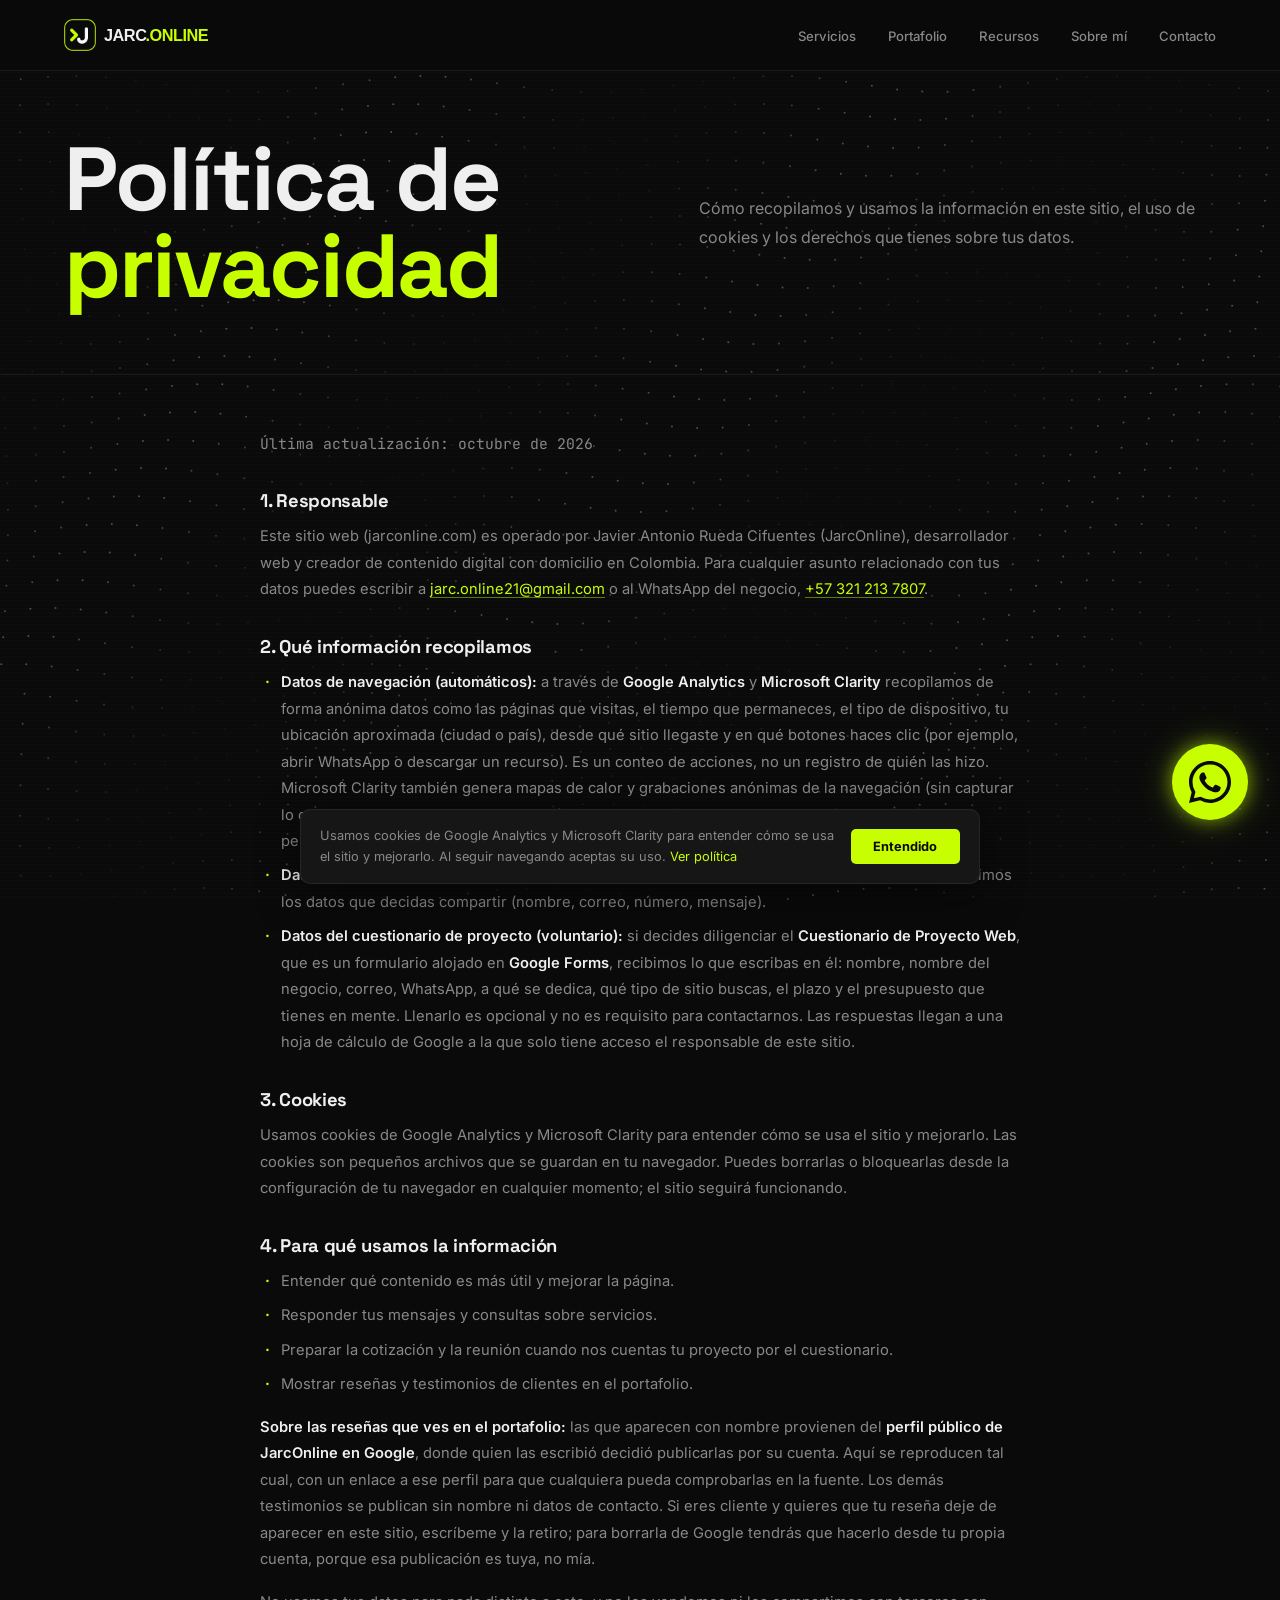
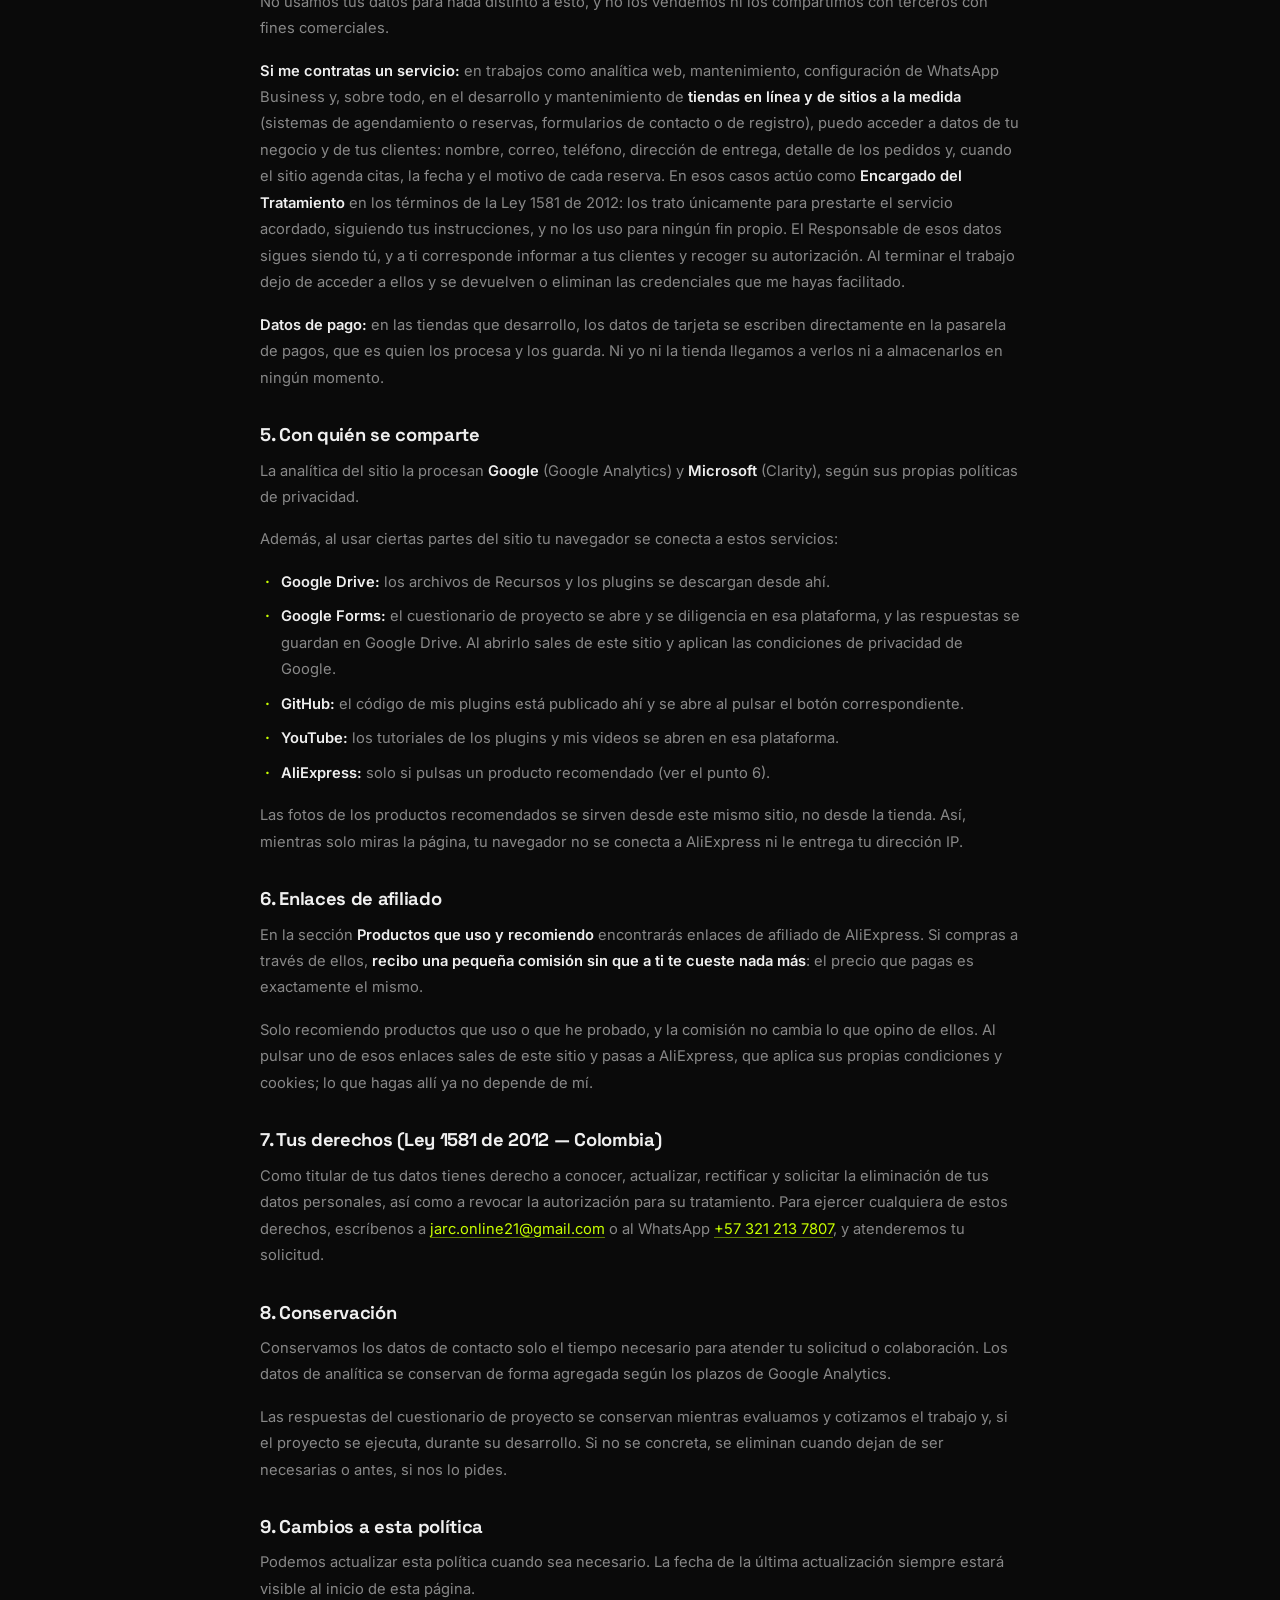
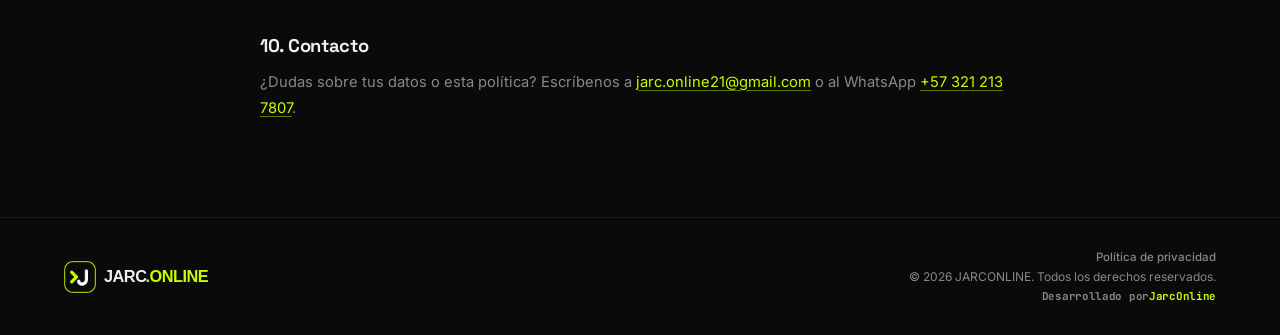
<file: privacidad.html>
<!DOCTYPE html>
<html lang="es">
<head>
  <!-- Google tag (gtag.js) -->
  <script async src="https://www.googletagmanager.com/gtag/js?id=G-TRK1EGS3LL"></script>
  <script>
    window.dataLayer = window.dataLayer || [];
    function gtag(){dataLayer.push(arguments);}
    gtag('js', new Date());
    gtag('config', 'G-TRK1EGS3LL');
  </script>
  <!-- Microsoft Clarity: mapas de calor y grabaciones de sesión -->
  <script type="text/javascript">
    (function(c,l,a,r,i,t,y){
        c[a]=c[a]||function(){(c[a].q=c[a].q||[]).push(arguments)};
        t=l.createElement(r);t.async=1;t.src="https://www.clarity.ms/tag/"+i;
        y=l.getElementsByTagName(r)[0];y.parentNode.insertBefore(t,y);
    })(window, document, "clarity", "script", "xy9ca8xud4");
  </script>
  <meta charset="UTF-8" />
  <meta name="viewport" content="width=device-width, initial-scale=1.0" />

  <title>Política de Privacidad | JarcOnline</title>
  <meta name="description" content="Política de privacidad y tratamiento de datos de JarcOnline. Cómo recopilamos y usamos la información, uso de cookies y tus derechos según la ley colombiana." />
  <link rel="canonical" href="https://jarconline.com/privacidad.html" />

  <!-- Vista previa al compartir el enlace -->
  <meta property="og:type" content="website" />
  <meta property="og:site_name" content="JarcOnline" />
  <meta property="og:title" content="Política de privacidad - JarcOnline" />
  <meta property="og:description" content="Cómo recopilamos y usamos la información en jarconline.com, el uso de cookies y tus derechos según la Ley 1581 de 2012." />
  <meta property="og:url" content="https://jarconline.com/privacidad.html" />
  <meta property="og:image" content="https://jarconline.com/assets/og-image.png" />
  <meta property="og:image:width" content="1200" />
  <meta property="og:image:height" content="630" />
  <meta property="og:image:alt" content="Logo de JarcOnline" />
  <meta property="og:locale" content="es_CO" />
  <meta name="twitter:card" content="summary_large_image" />
  <meta name="twitter:title" content="Política de privacidad - JarcOnline" />
  <meta name="twitter:description" content="Tratamiento de datos, cookies y tus derechos." />
  <meta name="twitter:image" content="https://jarconline.com/assets/og-image.png" />

  <link rel="icon" href="/favicon.ico" sizes="any" />
  <link rel="icon" type="image/svg+xml" href="assets/logo.svg" />
  <link rel="icon" type="image/png" sizes="32x32" href="assets/marca/icono-32.png" />
  <link rel="icon" type="image/png" sizes="192x192" href="assets/marca/icono-192.png" />
  <link rel="apple-touch-icon" href="assets/marca/icono-180.png" />
  <link rel="preconnect" href="https://fonts.googleapis.com" />
  <link rel="preconnect" href="https://fonts.gstatic.com" crossorigin />
  <!-- La hoja de fuentes pesa 1,8 KB pero bloqueaba el dibujado 780 ms en 4G
       lenta: antes de pintar nada hay que resolver el dominio, abrir conexion
       y negociar TLS con un servidor ajeno. Con media="print" el navegador la
       descarga sin bloquear y la activa al terminar. La URL ya lleva
       display=swap, asi que el texto se ve de una con la fuente del sistema y
       cambia cuando llega la definitiva. El <noscript> cubre a quien navegue
       sin JavaScript. -->
  <link rel="stylesheet" media="print" onload="this.media='all'; this.onload=null;"
        href="https://fonts.googleapis.com/css2?family=Space+Grotesk:wght@300;400;500;600;700&family=Inter:wght@300;400;500;600&family=JetBrains+Mono:wght@400;500&display=swap" />
  <noscript><link rel="stylesheet" href="https://fonts.googleapis.com/css2?family=Space+Grotesk:wght@300;400;500;600;700&family=Inter:wght@300;400;500;600&family=JetBrains+Mono:wght@400;500&display=swap" /></noscript>
  <link rel="stylesheet" href="styles.css" />
</head>
<body>


  <!-- Animación de entrada: el logo se dibuja solo. Se muestra 1 vez por sesión. -->
  <div class="intro" id="intro" role="presentation">
    <svg class="intro-logo" viewBox="0 0 100 100" xmlns="http://www.w3.org/2000/svg" aria-hidden="true">
      <rect class="il-border" x="2" y="2" width="96" height="96" rx="26" fill="#0A0A0A" stroke="#C8FF00" stroke-width="3"/>
      <path class="il-arrow" d="M24 35 L39 50 L24 65" stroke="#C8FF00" stroke-width="10" fill="none" stroke-linecap="round" stroke-linejoin="round"/>
      <path class="il-j" d="M70 31 L70 57 C70 67 63 72 56 72 C50 72 46 68 46 63" stroke="#FFFFFF" stroke-width="10" fill="none" stroke-linecap="round" stroke-linejoin="round"/>
    </svg>
  </div>
  <script>
  (function(){
    var i = document.getElementById('intro');
    if (!i) return;
    if (sessionStorage.getItem('jarcIntro')) { i.parentNode.removeChild(i); return; }
    sessionStorage.setItem('jarcIntro', '1');
    setTimeout(function(){
      i.classList.add('intro--out');
      setTimeout(function(){ if (i.parentNode) i.parentNode.removeChild(i); }, 450);
    }, 500);
  })();
  </script>

  <!-- Sprite de íconos SVG -->
  <svg style="display:none" aria-hidden="true" xmlns="http://www.w3.org/2000/svg">
    <symbol id="icon-whatsapp" viewBox="0 0 32 32">
      <path d="M16 0C7.163 0 0 7.163 0 16c0 2.822.736 5.471 2.027 7.774L0 32l8.468-2.004A15.93 15.93 0 0 0 16 32c8.837 0 16-7.163 16-16S24.837 0 16 0zm0 29.333a13.27 13.27 0 0 1-6.771-1.851l-.485-.288-5.027 1.189 1.224-4.895-.317-.503A13.234 13.234 0 0 1 2.667 16C2.667 8.636 8.636 2.667 16 2.667S29.333 8.636 29.333 16 23.364 29.333 16 29.333zm7.27-9.878c-.398-.199-2.355-1.162-2.72-1.294-.366-.133-.632-.199-.899.199-.266.398-1.031 1.294-1.264 1.56-.233.266-.465.299-.863.1-.398-.2-1.681-.619-3.202-1.976-1.184-1.056-1.983-2.36-2.216-2.758-.233-.398-.025-.613.175-.811.18-.178.398-.465.597-.698.2-.233.266-.398.398-.664.133-.266.067-.498-.033-.697-.1-.2-.899-2.168-1.231-2.967-.324-.778-.653-.673-.899-.685l-.765-.013c-.266 0-.698.1-1.064.498-.366.398-1.397 1.365-1.397 3.328s1.43 3.86 1.629 4.127c.2.266 2.815 4.3 6.822 6.03.953.412 1.697.658 2.277.842.957.305 1.828.262 2.516.159.767-.115 2.355-.963 2.688-1.893.333-.93.333-1.727.233-1.893-.1-.166-.366-.266-.764-.465z"/>
    </symbol>
  </svg>

  <!-- NAV -->
  <nav>
    <a href="index.html" class="nav-logo">
      <img src="assets/logo.png" alt="JarcOnline">
      JARC<span>.ONLINE</span>
    </a>
    <ul class="nav-links">
      <li><a href="servicios.html">Servicios</a></li>
      <li><a href="portafolio.html">Portafolio</a></li>
      <li><a href="recursos.html">Recursos</a></li>
      <li><a href="index.html#about">Sobre mí</a></li>
      <li><a href="index.html#contacto">Contacto</a></li>
    </ul>
    <button class="hamburger" id="hamburger" aria-label="Menú" aria-expanded="false" aria-controls="navOverlay">
      <span></span><span></span><span></span>
    </button>
  </nav>

  <!-- MENÚ MÓVIL OVERLAY -->
  <div class="nav-overlay" id="navOverlay">
    <a href="servicios.html">Servicios</a>
    <a href="portafolio.html">Portafolio</a>
    <a href="recursos.html">Recursos</a>
    <a href="index.html#about">Sobre mí</a>
    <a href="index.html#contacto">Contacto</a>
  </div>

  <!-- PAGE HERO -->
  <div class="page-hero">
    <div class="page-hero-inner">
      <h1>Política de <em>privacidad</em></h1>
      <p>
        Cómo recopilamos y usamos la información en este sitio, el uso de cookies
        y los derechos que tienes sobre tus datos.
      </p>
    </div>
  </div>

  <!-- CONTENIDO LEGAL -->
  <section id="legal">
    <div class="legal-content">
      <p class="legal-updated">Última actualización: octubre de 2026</p>

      <h2>1. Responsable</h2>
      <p>
        Este sitio web (jarconline.com) es operado por Javier Antonio Rueda Cifuentes
        (JarcOnline), desarrollador web y creador de contenido digital con domicilio en Colombia. Para cualquier asunto
        relacionado con tus datos puedes escribir a <a data-mail="jarc.online21" data-dom="gmail.com" data-mostrar="si">nuestro correo</a>
        o al WhatsApp del negocio, <a href="https://wa.me/573212137807" target="_blank" rel="noopener noreferrer">+57 321 213 7807</a>.
      </p>

      <h2>2. Qué información recopilamos</h2>
      <ul>
        <li><strong>Datos de navegación (automáticos):</strong> a través de <strong>Google Analytics</strong> y <strong>Microsoft Clarity</strong> recopilamos de forma anónima datos como las páginas que visitas, el tiempo que permaneces, el tipo de dispositivo, tu ubicación aproximada (ciudad o país), desde qué sitio llegaste y en qué botones haces clic (por ejemplo, abrir WhatsApp o descargar un recurso). Es un conteo de acciones, no un registro de quién las hizo. Microsoft Clarity también genera mapas de calor y grabaciones anónimas de la navegación (sin capturar lo que escribes en los campos de texto) para mejorar la experiencia. No identificamos quién eres personalmente.</li>
        <li><strong>Datos de contacto (los que tú nos das):</strong> si nos escribes por correo o WhatsApp, o nos llamas, recibimos los datos que decidas compartir (nombre, correo, número, mensaje).</li>
        <li><strong>Datos del cuestionario de proyecto (voluntario):</strong> si decides diligenciar el <strong>Cuestionario de Proyecto Web</strong>, que es un formulario alojado en <strong>Google Forms</strong>, recibimos lo que escribas en él: nombre, nombre del negocio, correo, WhatsApp, a qué se dedica, qué tipo de sitio buscas, el plazo y el presupuesto que tienes en mente. Llenarlo es opcional y no es requisito para contactarnos. Las respuestas llegan a una hoja de cálculo de Google a la que solo tiene acceso el responsable de este sitio.</li>
      </ul>

      <h2>3. Cookies</h2>
      <p>
        Usamos cookies de Google Analytics y Microsoft Clarity para entender cómo se usa el sitio y mejorarlo. Las cookies
        son pequeños archivos que se guardan en tu navegador. Puedes borrarlas o bloquearlas desde la
        configuración de tu navegador en cualquier momento; el sitio seguirá funcionando.
      </p>

      <h2>4. Para qué usamos la información</h2>
      <ul>
        <li>Entender qué contenido es más útil y mejorar la página.</li>
        <li>Responder tus mensajes y consultas sobre servicios.</li>
        <li>Preparar la cotización y la reunión cuando nos cuentas tu proyecto por el cuestionario.</li>
        <li>Mostrar reseñas y testimonios de clientes en el portafolio.</li>
      </ul>
      <p>
        <strong>Sobre las reseñas que ves en el portafolio:</strong> las que aparecen con
        nombre provienen del <strong>perfil público de JarcOnline en Google</strong>, donde
        quien las escribió decidió publicarlas por su cuenta. Aquí se reproducen tal cual,
        con un enlace a ese perfil para que cualquiera pueda comprobarlas en la fuente.
        Los demás testimonios se publican sin nombre ni datos de contacto.
        Si eres cliente y quieres que tu reseña deje de aparecer en este sitio,
        escríbeme y la retiro; para borrarla de Google tendrás que hacerlo desde tu
        propia cuenta, porque esa publicación es tuya, no mía.
      </p>
      <p>
        No usamos tus datos para nada distinto a esto, y no los vendemos ni los compartimos
        con terceros con fines comerciales.
      </p>
      <p>
        <strong>Si me contratas un servicio:</strong> en trabajos como analítica web, mantenimiento,
        configuración de WhatsApp Business y, sobre todo, en el desarrollo y mantenimiento de
        <strong>tiendas en línea y de sitios a la medida</strong> (sistemas de agendamiento o
        reservas, formularios de contacto o de registro), puedo acceder a datos de tu negocio y
        de tus clientes: nombre, correo, teléfono, dirección de entrega, detalle de los pedidos
        y, cuando el sitio agenda citas, la fecha y el motivo de cada reserva.
        En esos casos actúo como <strong>Encargado del Tratamiento</strong> en los términos de la
        Ley 1581 de 2012: los trato únicamente para prestarte el servicio acordado, siguiendo tus
        instrucciones, y no los uso para ningún fin propio. El Responsable de esos datos sigues
        siendo tú, y a ti corresponde informar a tus clientes y recoger su autorización.
        Al terminar el trabajo dejo de acceder a ellos y se devuelven o eliminan las credenciales
        que me hayas facilitado.
      </p>
      <p>
        <strong>Datos de pago:</strong> en las tiendas que desarrollo, los datos de tarjeta se
        escriben directamente en la pasarela de pagos, que es quien los procesa y los guarda.
        Ni yo ni la tienda llegamos a verlos ni a almacenarlos en ningún momento.
      </p>

      <h2>5. Con quién se comparte</h2>
      <p>
        La analítica del sitio la procesan <strong>Google</strong> (Google Analytics) y
        <strong>Microsoft</strong> (Clarity), según sus propias políticas de privacidad.
      </p>
      <p>
        Además, al usar ciertas partes del sitio tu navegador se conecta a estos servicios:
      </p>
      <ul>
        <li><strong>Google Drive:</strong> los archivos de Recursos y los plugins se descargan desde ahí.</li>
        <li><strong>Google Forms:</strong> el cuestionario de proyecto se abre y se diligencia en esa plataforma, y las respuestas se guardan en Google Drive. Al abrirlo sales de este sitio y aplican las condiciones de privacidad de Google.</li>
        <li><strong>GitHub:</strong> el código de mis plugins está publicado ahí y se abre al pulsar el botón correspondiente.</li>
        <li><strong>YouTube:</strong> los tutoriales de los plugins y mis videos se abren en esa plataforma.</li>
        <li><strong>AliExpress:</strong> solo si pulsas un producto recomendado (ver el punto 6).</li>
      </ul>
      <p>
        Las fotos de los productos recomendados se sirven desde este mismo sitio, no desde
        la tienda. Así, mientras solo miras la página, tu navegador no se conecta a AliExpress
        ni le entrega tu dirección IP.
      </p>

      <h2 id="afiliados">6. Enlaces de afiliado</h2>
      <p>
        En la sección <strong>Productos que uso y recomiendo</strong> encontrarás enlaces de afiliado
        de AliExpress. Si compras a través de ellos, <strong>recibo una pequeña comisión sin que
        a ti te cueste nada más</strong>: el precio que pagas es exactamente el mismo.
      </p>
      <p>
        Solo recomiendo productos que uso o que he probado, y la comisión no cambia lo que
        opino de ellos. Al pulsar uno de esos enlaces sales de este sitio y pasas a AliExpress,
        que aplica sus propias condiciones y cookies; lo que hagas allí ya no depende de mí.
      </p>

      <h2>7. Tus derechos (Ley 1581 de 2012 — Colombia)</h2>
      <p>
        Como titular de tus datos tienes derecho a conocer, actualizar, rectificar y solicitar la
        eliminación de tus datos personales, así como a revocar la autorización para su tratamiento.
        Para ejercer cualquiera de estos derechos, escríbenos a
        <a data-mail="jarc.online21" data-dom="gmail.com" data-mostrar="si">nuestro correo</a>
        o al WhatsApp <a href="https://wa.me/573212137807" target="_blank" rel="noopener noreferrer">+57 321 213 7807</a>,
        y atenderemos tu solicitud.
      </p>

      <h2>8. Conservación</h2>
      <p>
        Conservamos los datos de contacto solo el tiempo necesario para atender tu solicitud o
        colaboración. Los datos de analítica se conservan de forma agregada según los plazos de
        Google Analytics.
      </p>
      <p>
        Las respuestas del cuestionario de proyecto se conservan mientras evaluamos y cotizamos
        el trabajo y, si el proyecto se ejecuta, durante su desarrollo. Si no se concreta, se
        eliminan cuando dejan de ser necesarias o antes, si nos lo pides.
      </p>

      <h2>9. Cambios a esta política</h2>
      <p>
        Podemos actualizar esta política cuando sea necesario. La fecha de la última actualización
        siempre estará visible al inicio de esta página.
      </p>

      <h2>10. Contacto</h2>
      <p>
        ¿Dudas sobre tus datos o esta política? Escríbenos a
        <a data-mail="jarc.online21" data-dom="gmail.com" data-mostrar="si">nuestro correo</a>
        o al WhatsApp <a href="https://wa.me/573212137807" target="_blank" rel="noopener noreferrer">+57 321 213 7807</a>.
      </p>
    </div>
  </section>

  <!-- WHATSAPP FLOAT -->
  <a href="https://wa.me/573212137807" target="_blank" rel="noopener noreferrer" class="wa-float" title="WhatsApp">
    <svg viewBox="0 0 32 32"><use href="#icon-whatsapp"/></svg>
  </a>

  <!-- FOOTER -->
  <footer>
    <a href="index.html" class="nav-logo">
      <img src="assets/logo.png" alt="JarcOnline" loading="lazy" decoding="async">
      JARC<span>.ONLINE</span>
    </a>
    <div class="footer-meta">
      <a href="privacidad.html" class="footer-link">Política de privacidad</a>
      <p>© 2026 JARCONLINE. Todos los derechos reservados.</p>
      <a href="servicios.html" class="footer-dev">Desarrollado por <span>JarcOnline</span></a>
    </div>
  </footer>

  <script src="dot-canvas.js" defer></script>
  <script src="cookie-banner.js" defer></script>
  <script src="medicion.js" defer></script>
  <script src="email-protect.js" defer></script>
  <script>
    // Menú hamburguesa (esta página no carga los scripts de las otras)
    (function () {
      var hamburger = document.getElementById('hamburger');
      var navOverlay = document.getElementById('navOverlay');
      if (!hamburger || !navOverlay) return;
      hamburger.addEventListener('click', function () {
        hamburger.classList.toggle('open');
        navOverlay.classList.toggle('open');
        hamburger.setAttribute('aria-expanded', hamburger.classList.contains('open'));
        document.body.style.overflow = navOverlay.classList.contains('open') ? 'hidden' : '';
      });
      navOverlay.querySelectorAll('a').forEach(function (link) {
        link.addEventListener('click', function () {
          hamburger.classList.remove('open');
          navOverlay.classList.remove('open');
          hamburger.setAttribute('aria-expanded', 'false');
          document.body.style.overflow = '';
        });
      });
    })();
  </script>

</body>
</html>
</file>
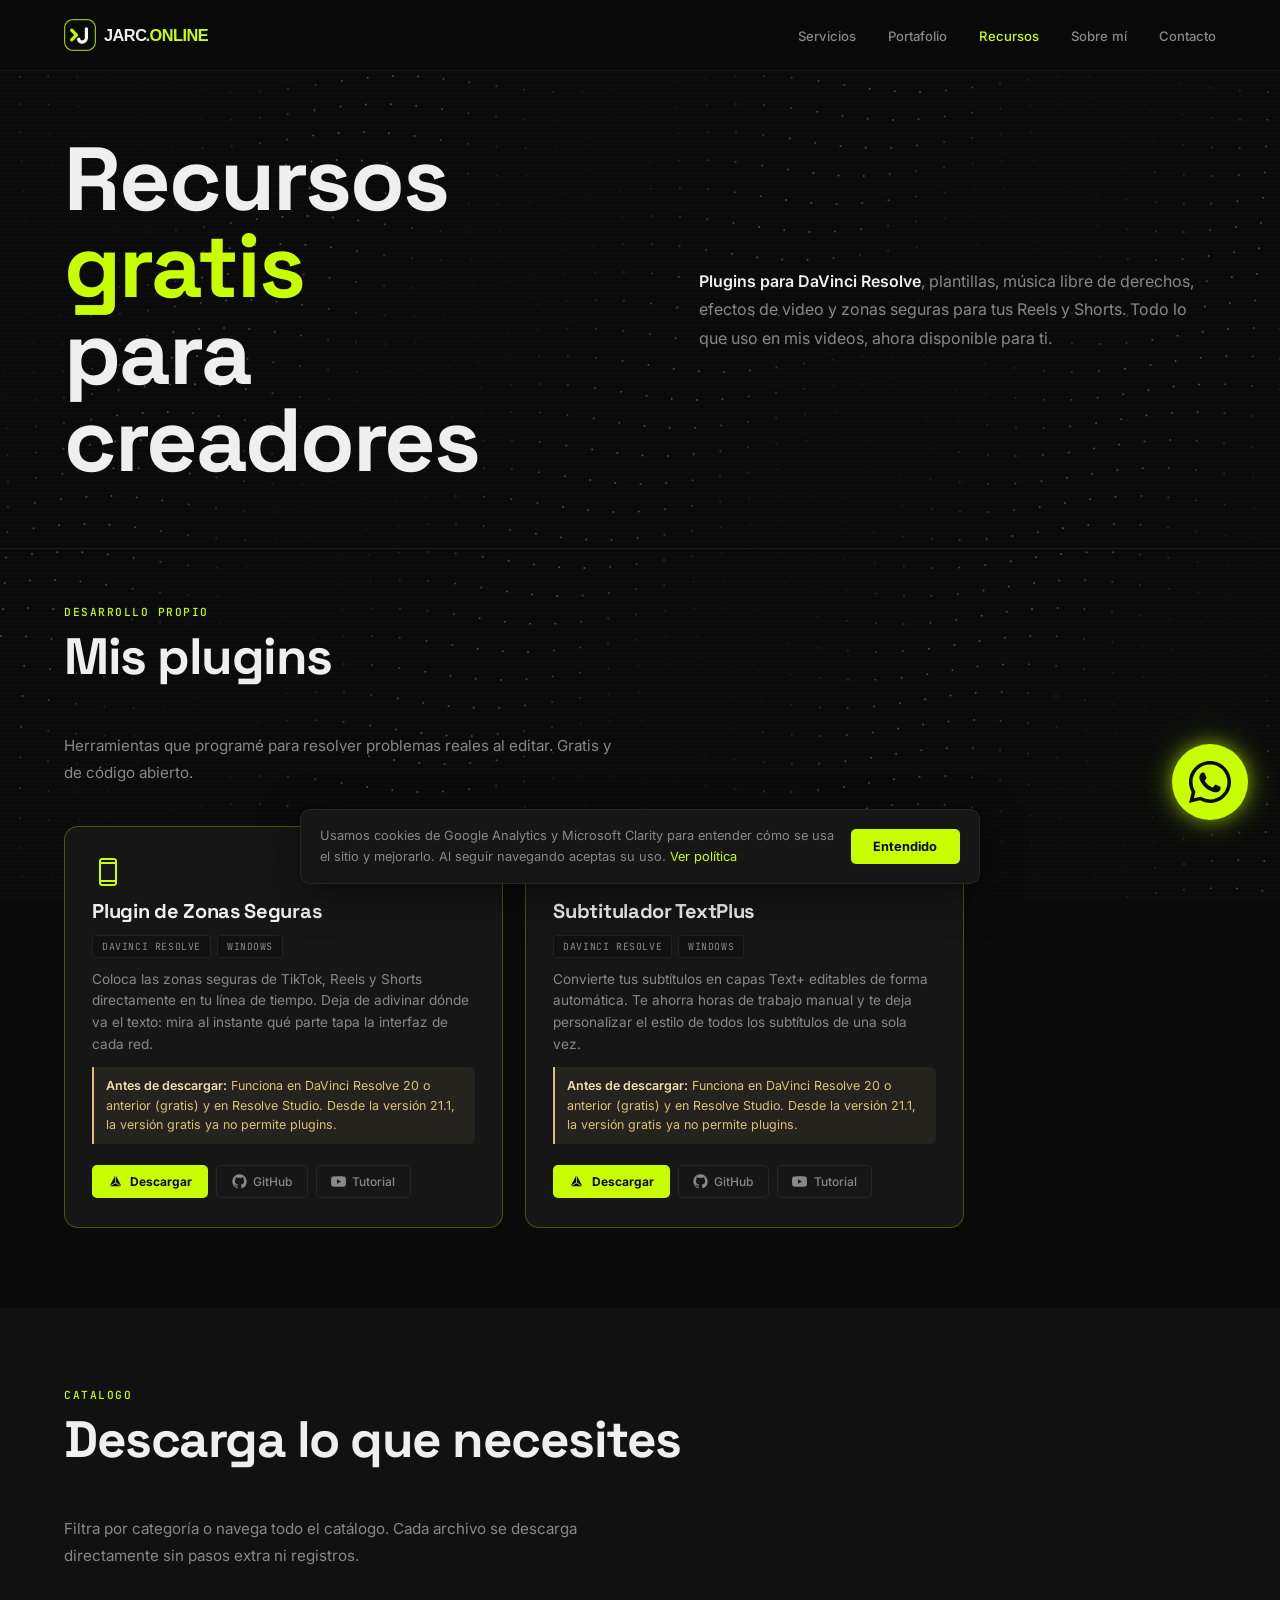
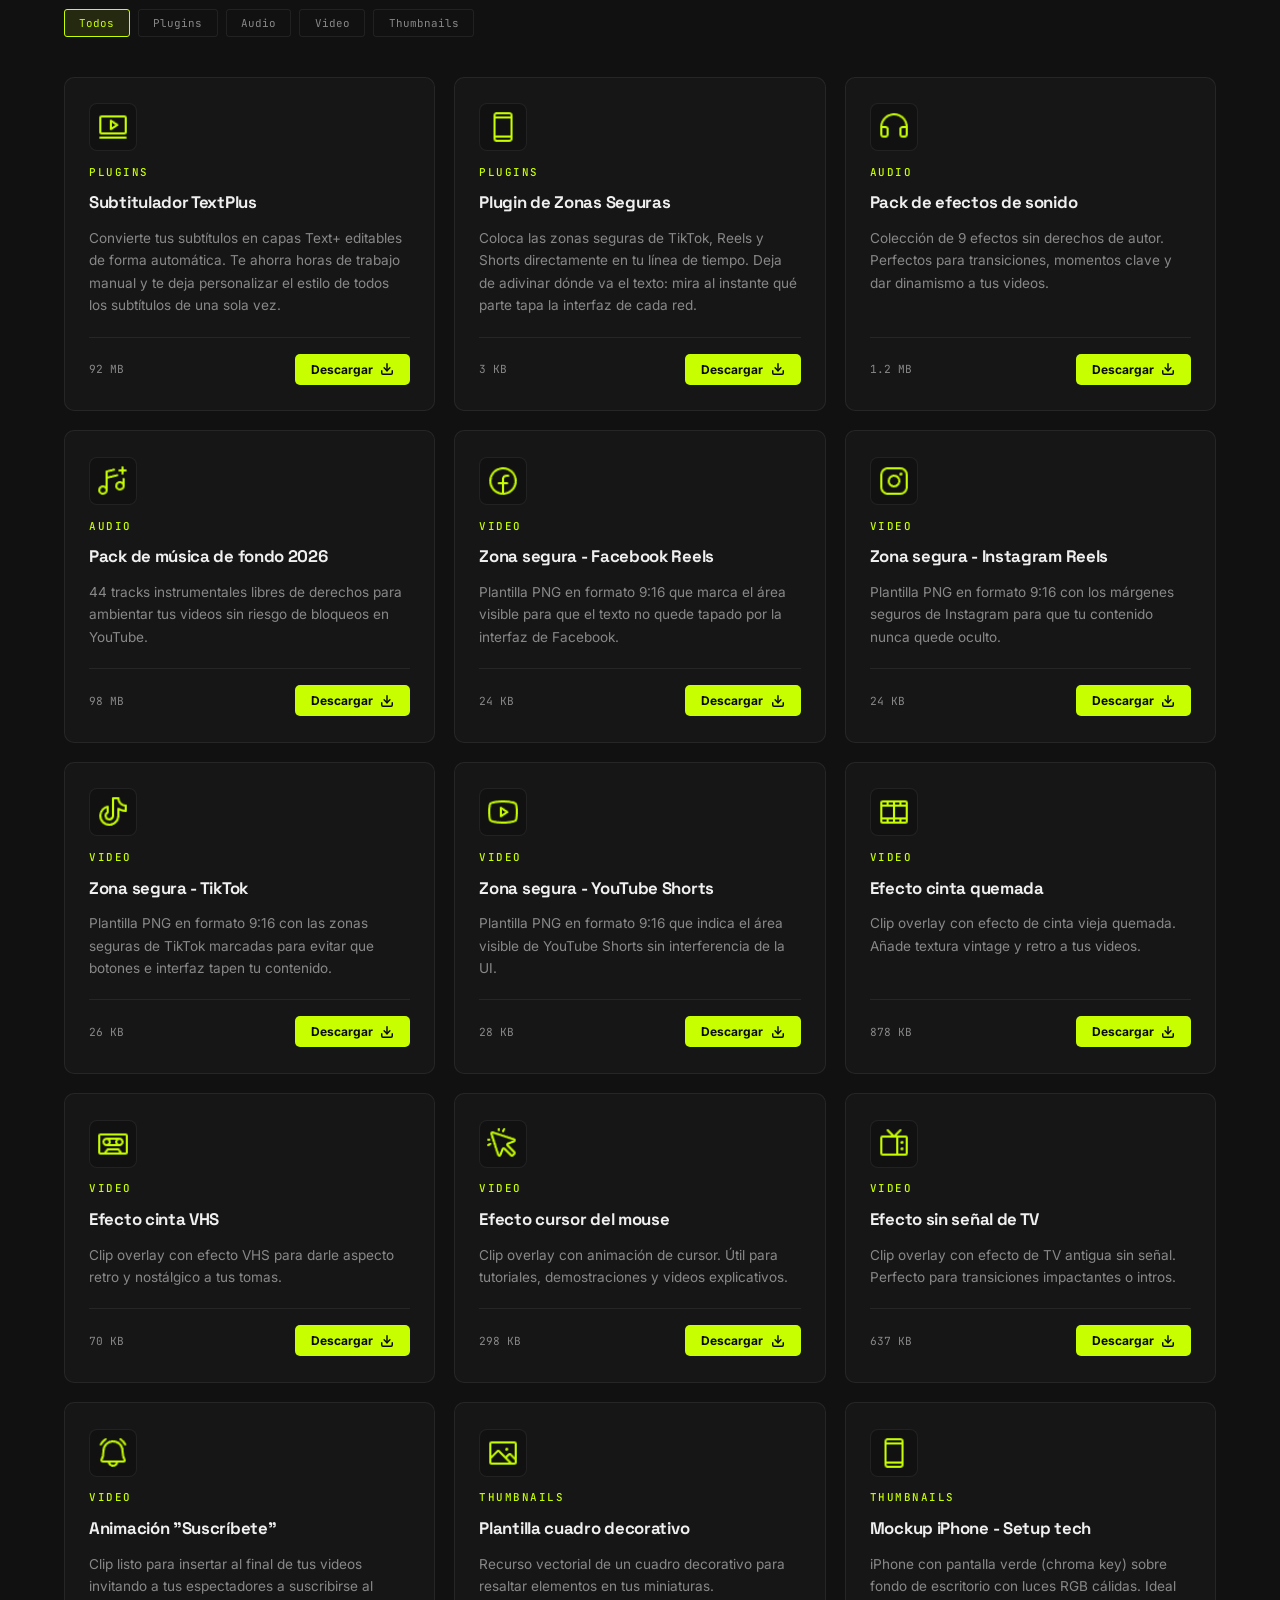
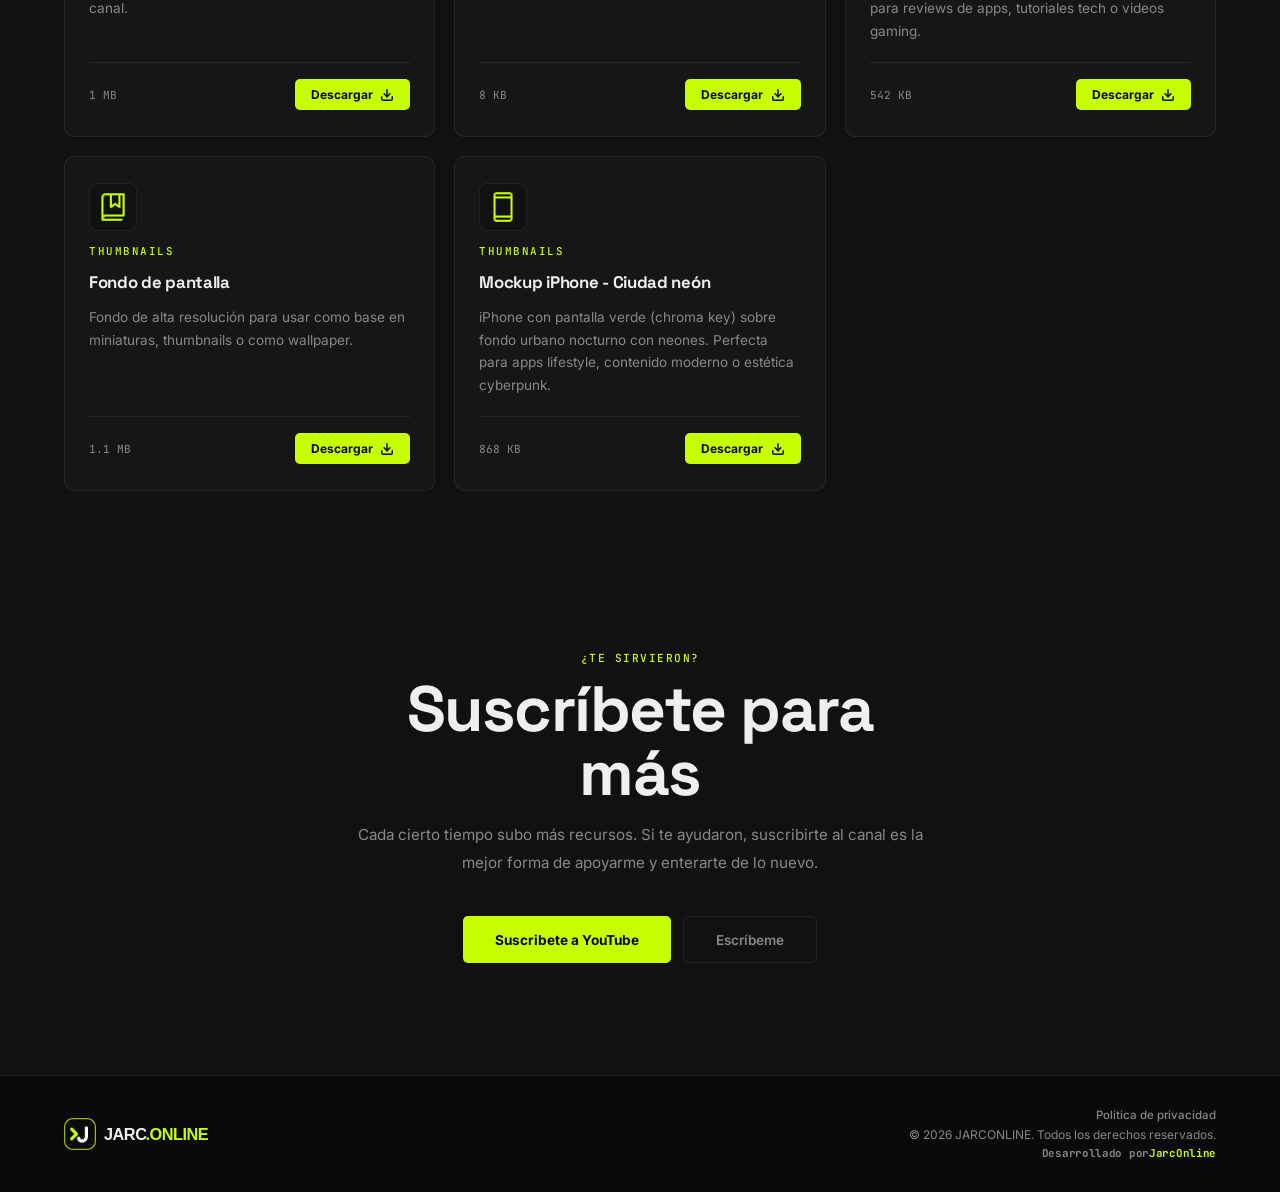
<file: recursos.html>
<!DOCTYPE html>
<html lang="es">
<head>
  <script async src="https://www.googletagmanager.com/gtag/js?id=G-TRK1EGS3LL"></script>
  <script>
    window.dataLayer = window.dataLayer || [];
    function gtag(){dataLayer.push(arguments);}
    gtag('js', new Date());
    gtag('config', 'G-TRK1EGS3LL');
  </script>
  <!-- Microsoft Clarity: mapas de calor y grabaciones de sesión -->
  <script type="text/javascript">
    (function(c,l,a,r,i,t,y){
        c[a]=c[a]||function(){(c[a].q=c[a].q||[]).push(arguments)};
        t=l.createElement(r);t.async=1;t.src="https://www.clarity.ms/tag/"+i;
        y=l.getElementsByTagName(r)[0];y.parentNode.insertBefore(t,y);
    })(window, document, "clarity", "script", "xy9ca8xud4");
  </script>
  <meta charset="UTF-8" />
  <meta name="viewport" content="width=device-width, initial-scale=1.0" />

  <!-- SEO basico -->
  <title>Recursos gratis para creadores - JarcOnline</title>
  <meta name="description" content="Descarga gratis música libre de derechos, plantillas de zona segura para Reels y Shorts, efectos de video y mockups para creadores de contenido." />
  <meta name="keywords" content="recursos gratis creadores, música libre de derechos, zona segura Reels, zona segura Shorts, efectos de video, plantillas YouTube" />
  <meta name="author" content="Javier Rueda" />
  <link rel="canonical" href="https://jarconline.com/recursos.html" />

  <!-- Open Graph -->
  <meta property="og:type" content="website" />
  <meta property="og:site_name" content="JarcOnline" />
  <meta property="og:title" content="Recursos gratis para creadores - JarcOnline" />
  <meta property="og:description" content="Música libre de derechos, plantillas zona segura, efectos de video y mucho más. Todo gratis para creadores." />
  <meta property="og:url" content="https://jarconline.com/recursos.html" />
  <meta property="og:image" content="https://jarconline.com/assets/og-image.png" />
  <meta property="og:image:width" content="1200" />
  <meta property="og:image:height" content="630" />
  <meta property="og:image:alt" content="Logo de JarcOnline" />
  <meta property="og:locale" content="es_CO" />

  <!-- Twitter / X -->
  <meta name="twitter:card" content="summary_large_image" />
  <meta name="twitter:title" content="Recursos gratis para creadores - JarcOnline" />
  <meta name="twitter:description" content="Música libre de derechos, plantillas, efectos y mucho más." />
  <meta name="twitter:image" content="https://jarconline.com/assets/og-image.png" />

  <link rel="icon" href="/favicon.ico" sizes="any" />
  <link rel="icon" type="image/svg+xml" href="assets/logo.svg" />
  <link rel="icon" type="image/png" sizes="32x32" href="assets/marca/icono-32.png" />
  <link rel="icon" type="image/png" sizes="192x192" href="assets/marca/icono-192.png" />
  <link rel="apple-touch-icon" href="assets/marca/icono-180.png" />
  <link rel="preconnect" href="https://fonts.googleapis.com" />
  <link rel="preconnect" href="https://fonts.gstatic.com" crossorigin />
  <!-- La hoja de fuentes pesa 1,8 KB pero bloqueaba el dibujado 780 ms en 4G
       lenta: antes de pintar nada hay que resolver el dominio, abrir conexion
       y negociar TLS con un servidor ajeno. Con media="print" el navegador la
       descarga sin bloquear y la activa al terminar. La URL ya lleva
       display=swap, asi que el texto se ve de una con la fuente del sistema y
       cambia cuando llega la definitiva. El <noscript> cubre a quien navegue
       sin JavaScript. -->
  <link rel="stylesheet" media="print" onload="this.media='all'; this.onload=null;"
        href="https://fonts.googleapis.com/css2?family=Space+Grotesk:wght@300;400;500;600;700&family=Inter:wght@300;400;500;600&family=JetBrains+Mono:wght@400;500&display=swap" />
  <noscript><link rel="stylesheet" href="https://fonts.googleapis.com/css2?family=Space+Grotesk:wght@300;400;500;600;700&family=Inter:wght@300;400;500;600&family=JetBrains+Mono:wght@400;500&display=swap" /></noscript>
  <link rel="stylesheet" href="styles.css" />

  <!-- Datos estructurados: ayudan a Google a entender la pagina -->
  <script type="application/ld+json">
  {
    "@context": "https://schema.org",
    "@type": "CollectionPage",
    "name": "Recursos gratis para creadores",
    "url": "https://jarconline.com/recursos.html",
    "description": "Plugins para DaVinci Resolve, plantillas, música libre de derechos y efectos de video, gratis.",
    "author": {
      "@type": "Person",
      "name": "Javier Antonio Rueda Cifuentes"
    }
  }
  </script>
  <script type="application/ld+json">
  {
    "@context": "https://schema.org",
    "@type": "BreadcrumbList",
    "itemListElement": [
      {
        "@type": "ListItem",
        "position": 1,
        "name": "Inicio",
        "item": "https://jarconline.com/"
      },
      {
        "@type": "ListItem",
        "position": 2,
        "name": "Recursos",
        "item": "https://jarconline.com/recursos.html"
      }
    ]
  }
  </script>
</head>
<body>


  <!-- Animación de entrada: el logo se dibuja solo. Se muestra 1 vez por sesión. -->
  <div class="intro" id="intro" role="presentation">
    <svg class="intro-logo" viewBox="0 0 100 100" xmlns="http://www.w3.org/2000/svg" aria-hidden="true">
      <rect class="il-border" x="2" y="2" width="96" height="96" rx="26" fill="#0A0A0A" stroke="#C8FF00" stroke-width="3"/>
      <path class="il-arrow" d="M24 35 L39 50 L24 65" stroke="#C8FF00" stroke-width="10" fill="none" stroke-linecap="round" stroke-linejoin="round"/>
      <path class="il-j" d="M70 31 L70 57 C70 67 63 72 56 72 C50 72 46 68 46 63" stroke="#FFFFFF" stroke-width="10" fill="none" stroke-linecap="round" stroke-linejoin="round"/>
    </svg>
  </div>
  <script>
  (function(){
    var i = document.getElementById('intro');
    if (!i) return;
    if (sessionStorage.getItem('jarcIntro')) { i.parentNode.removeChild(i); return; }
    sessionStorage.setItem('jarcIntro', '1');
    setTimeout(function(){
      i.classList.add('intro--out');
      setTimeout(function(){ if (i.parentNode) i.parentNode.removeChild(i); }, 450);
    }, 500);
  })();
  </script>

  <!-- Sprite de íconos SVG -->
  <svg style="display:none" aria-hidden="true" xmlns="http://www.w3.org/2000/svg">
    <symbol id="icon-whatsapp" viewBox="0 0 32 32">
      <path d="M16 0C7.163 0 0 7.163 0 16c0 2.822.736 5.471 2.027 7.774L0 32l8.468-2.004A15.93 15.93 0 0 0 16 32c8.837 0 16-7.163 16-16S24.837 0 16 0zm0 29.333a13.27 13.27 0 0 1-6.771-1.851l-.485-.288-5.027 1.189 1.224-4.895-.317-.503A13.234 13.234 0 0 1 2.667 16C2.667 8.636 8.636 2.667 16 2.667S29.333 8.636 29.333 16 23.364 29.333 16 29.333zm7.27-9.878c-.398-.199-2.355-1.162-2.72-1.294-.366-.133-.632-.199-.899.199-.266.398-1.031 1.294-1.264 1.56-.233.266-.465.299-.863.1-.398-.2-1.681-.619-3.202-1.976-1.184-1.056-1.983-2.36-2.216-2.758-.233-.398-.025-.613.175-.811.18-.178.398-.465.597-.698.2-.233.266-.398.398-.664.133-.266.067-.498-.033-.697-.1-.2-.899-2.168-1.231-2.967-.324-.778-.653-.673-.899-.685l-.765-.013c-.266 0-.698.1-1.064.498-.366.398-1.397 1.365-1.397 3.328s1.43 3.86 1.629 4.127c.2.266 2.815 4.3 6.822 6.03.953.412 1.697.658 2.277.842.957.305 1.828.262 2.516.159.767-.115 2.355-.963 2.688-1.893.333-.93.333-1.727.233-1.893-.1-.166-.366-.266-.764-.465z"/>
    </symbol>
  </svg>


  <nav>
    <a href="index.html" class="nav-logo">
      <img src="assets/logo.png" alt="JarcOnline">
      JARC<span>.ONLINE</span>
    </a>
    <ul class="nav-links">
      <li><a href="servicios.html">Servicios</a></li>
      <li><a href="portafolio.html">Portafolio</a></li>
      <li><a href="recursos.html" class="active">Recursos</a></li>
      <li><a href="index.html#about">Sobre mí</a></li>
      <li><a href="index.html#contacto">Contacto</a></li>
    </ul>
    <button class="hamburger" id="hamburger" aria-label="Menú" aria-expanded="false" aria-controls="navOverlay">
      <span></span><span></span><span></span>
    </button>
  </nav>

  <div class="nav-overlay" id="navOverlay">
    <a href="servicios.html">Servicios</a>
    <a href="portafolio.html">Portafolio</a>
    <a href="recursos.html" class="active">Recursos</a>
    <a href="index.html#about">Sobre mí</a>
    <a href="index.html#contacto">Contacto</a>
  </div>

  <!-- Hero de la página -->
  <div class="page-hero">
    <div class="page-hero-inner">
      <h1>Recursos <em>gratis</em><br>para creadores</h1>
      <p>
        <strong>Plugins para DaVinci Resolve</strong>, plantillas, música libre de derechos, efectos de video y zonas seguras
        para tus Reels y Shorts. Todo lo que uso en mis videos, ahora disponible para ti.
      </p>
    </div>
  </div>

  <!-- MIS PLUGINS: desarrollos propios, destacados sobre el catalogo.
       El contenido sale de la lista PLUGINS en script-recursos.js.
       Los botones de Descargar, GitHub y Tutorial se ocultan solos mientras
       su enlace siga marcado como PENDIENTE. -->
  <section id="plugins">
    <div class="section-label reveal"><span>Desarrollo propio</span></div>
    <h2 class="section-title reveal">Mis plugins</h2>
    <p class="recursos-intro reveal">
      Herramientas que programé para resolver problemas reales al editar. Gratis y de código abierto.
    </p>

    <div class="plugins-grid reveal" id="pluginsGrid">
      <!-- PLUGINS:INICIO -->
      <article class="plugin-card">
        <div class="plugin-top">
          <div class="plugin-icon"><img src="assets/device-mobile.png" alt="" class="plugin-img"></div>
          <span class="plugin-version">v1.0</span>
        </div>
        <h3 class="plugin-name">Plugin de Zonas Seguras</h3>
        <div class="plugin-meta">
          <span class="plugin-chip">DaVinci Resolve</span>
          <span class="plugin-chip">Windows</span>
        </div>
        <p class="plugin-desc">Coloca las zonas seguras de TikTok, Reels y Shorts directamente en tu línea de tiempo. Deja de adivinar dónde va el texto: mira al instante qué parte tapa la interfaz de cada red.</p>
        <p class="plugin-aviso"><strong>Antes de descargar:</strong> Funciona en DaVinci Resolve 20 o anterior (gratis) y en Resolve Studio. Desde la versión 21.1, la versión gratis ya no permite plugins.</p>
        <div class="plugin-actions">
          <a href="https://drive.google.com/uc?export=download&amp;id=1jERuGHzvnS_UdOY2-MQ7fVeM8L_9_1Mq" class="btn-download" target="_blank" rel="noopener noreferrer" data-recurso="Plugin de Zonas Seguras" download><svg width="15" height="15" viewBox="0 0 24 24" fill="currentColor" aria-hidden="true"><path d="M11.4 2.9v10.7L2.9 18.6 11.4 2.9z"/><path d="M12.6 2.9 21.1 18.6l-8.5-5V2.9z"/><path d="M3.4 19.7 12 14.6l8.6 5.1H3.4z"/></svg> Descargar</a>
          <a href="https://github.com/JaRc1997/zonas-seguras-davinci" class="btn-plugin-sec" target="_blank" rel="noopener noreferrer"><svg width="15" height="15" viewBox="0 0 24 24" fill="currentColor" aria-hidden="true"><path d="M12 .5C5.73.5.5 5.73.5 12c0 5.08 3.29 9.39 7.86 10.91.58.1.79-.25.79-.56v-2c-3.2.7-3.88-1.54-3.88-1.54-.53-1.34-1.29-1.7-1.29-1.7-1.05-.72.08-.7.08-.7 1.16.08 1.77 1.19 1.77 1.19 1.03 1.77 2.7 1.26 3.36.96.1-.75.4-1.26.73-1.55-2.55-.29-5.24-1.28-5.24-5.69 0-1.26.45-2.29 1.19-3.1-.12-.29-.52-1.46.11-3.05 0 0 .97-.31 3.18 1.18a11 11 0 0 1 5.8 0c2.2-1.49 3.17-1.18 3.17-1.18.63 1.59.23 2.76.12 3.05.74.81 1.18 1.84 1.18 3.1 0 4.42-2.69 5.39-5.25 5.68.41.36.78 1.06.78 2.14v3.17c0 .31.21.67.8.56A11.51 11.51 0 0 0 23.5 12C23.5 5.73 18.27.5 12 .5z"/></svg> GitHub</a>
          <a href="https://youtu.be/9kjaO7WI5s4" class="btn-plugin-sec" data-desde="2026-09-23T13:45:00-05:00" target="_blank" rel="noopener noreferrer"><svg width="15" height="15" viewBox="0 0 24 24" fill="currentColor" aria-hidden="true"><path d="M23.5 6.2a3 3 0 0 0-2.1-2.1C19.5 3.5 12 3.5 12 3.5s-7.5 0-9.4.6A3 3 0 0 0 .5 6.2 31.3 31.3 0 0 0 0 12a31.3 31.3 0 0 0 .5 5.8 3 3 0 0 0 2.1 2.1c1.9.6 9.4.6 9.4.6s7.5 0 9.4-.6a3 3 0 0 0 2.1-2.1A31.3 31.3 0 0 0 24 12a31.3 31.3 0 0 0-.5-5.8zM9.5 15.6V8.4l6.3 3.6-6.3 3.6z"/></svg> Tutorial</a>
        </div>
      </article>
      <article class="plugin-card">
        <div class="plugin-top">
          <div class="plugin-icon"><img src="assets/video.png" alt="" class="plugin-img"></div>
          <span class="plugin-version">v1.0</span>
        </div>
        <h3 class="plugin-name">Subtitulador TextPlus</h3>
        <div class="plugin-meta">
          <span class="plugin-chip">DaVinci Resolve</span>
          <span class="plugin-chip">Windows</span>
        </div>
        <p class="plugin-desc">Convierte tus subtítulos en capas Text+ editables de forma automática. Te ahorra horas de trabajo manual y te deja personalizar el estilo de todos los subtítulos de una sola vez.</p>
        <p class="plugin-aviso"><strong>Antes de descargar:</strong> Funciona en DaVinci Resolve 20 o anterior (gratis) y en Resolve Studio. Desde la versión 21.1, la versión gratis ya no permite plugins.</p>
        <div class="plugin-actions">
          <a href="https://drive.google.com/uc?export=download&amp;id=1_Jtj0ssiwSSWmr3o9ibgjafAQSa_IhUp" class="btn-download" target="_blank" rel="noopener noreferrer" data-recurso="Subtitulador TextPlus" download><svg width="15" height="15" viewBox="0 0 24 24" fill="currentColor" aria-hidden="true"><path d="M11.4 2.9v10.7L2.9 18.6 11.4 2.9z"/><path d="M12.6 2.9 21.1 18.6l-8.5-5V2.9z"/><path d="M3.4 19.7 12 14.6l8.6 5.1H3.4z"/></svg> Descargar</a>
          <a href="https://github.com/JaRc1997/subtitulador-ia-davinci" class="btn-plugin-sec" target="_blank" rel="noopener noreferrer"><svg width="15" height="15" viewBox="0 0 24 24" fill="currentColor" aria-hidden="true"><path d="M12 .5C5.73.5.5 5.73.5 12c0 5.08 3.29 9.39 7.86 10.91.58.1.79-.25.79-.56v-2c-3.2.7-3.88-1.54-3.88-1.54-.53-1.34-1.29-1.7-1.29-1.7-1.05-.72.08-.7.08-.7 1.16.08 1.77 1.19 1.77 1.19 1.03 1.77 2.7 1.26 3.36.96.1-.75.4-1.26.73-1.55-2.55-.29-5.24-1.28-5.24-5.69 0-1.26.45-2.29 1.19-3.1-.12-.29-.52-1.46.11-3.05 0 0 .97-.31 3.18 1.18a11 11 0 0 1 5.8 0c2.2-1.49 3.17-1.18 3.17-1.18.63 1.59.23 2.76.12 3.05.74.81 1.18 1.84 1.18 3.1 0 4.42-2.69 5.39-5.25 5.68.41.36.78 1.06.78 2.14v3.17c0 .31.21.67.8.56A11.51 11.51 0 0 0 23.5 12C23.5 5.73 18.27.5 12 .5z"/></svg> GitHub</a>
          <a href="https://youtu.be/5R739n2bTjQ" class="btn-plugin-sec" data-desde="2026-09-16T13:17:00-05:00" target="_blank" rel="noopener noreferrer"><svg width="15" height="15" viewBox="0 0 24 24" fill="currentColor" aria-hidden="true"><path d="M23.5 6.2a3 3 0 0 0-2.1-2.1C19.5 3.5 12 3.5 12 3.5s-7.5 0-9.4.6A3 3 0 0 0 .5 6.2 31.3 31.3 0 0 0 0 12a31.3 31.3 0 0 0 .5 5.8 3 3 0 0 0 2.1 2.1c1.9.6 9.4.6 9.4.6s7.5 0 9.4-.6a3 3 0 0 0 2.1-2.1A31.3 31.3 0 0 0 24 12a31.3 31.3 0 0 0-.5-5.8zM9.5 15.6V8.4l6.3 3.6-6.3 3.6z"/></svg> Tutorial</a>
        </div>
      </article>
      <!-- PLUGINS:FIN -->
    </div>
  </section>

  <!-- Listado de recursos -->
  <section id="listado" class="section-alt">
    <div class="section-label reveal"><span>Catalogo</span></div>
    <h2 class="section-title reveal">Descarga lo que necesites</h2>
    <p class="recursos-intro reveal">
      Filtra por categoría o navega todo el catálogo. Cada archivo se descarga directamente
      sin pasos extra ni registros.
    </p>

    <!-- Filtros por categoría -->
    <div class="recursos-filter reveal" id="recursosFilter">
      <button class="filter-btn active" data-filter="todos">Todos</button>
      <button class="filter-btn" data-filter="plugins">Plugins</button>
      <button class="filter-btn" data-filter="audio">Audio</button>
      <button class="filter-btn" data-filter="video">Video</button>
      <button class="filter-btn" data-filter="thumbnails">Thumbnails</button>
    </div>

    <!-- Tarjetas escritas por scripts/generar-recursos.mjs desde los datos
         de script-recursos.js. No las edites a mano: corre el generador. -->
    <div class="recursos-grid reveal" id="recursosGrid">
      <!-- RECURSOS:INICIO -->
      <article class="recurso-card" data-cat="plugins">
        <div class="recurso-icon"><img src="assets/video.png" alt="Subtitulador TextPlus" class="recurso-img"></div>
        <div class="recurso-cat-tag">plugins</div>
        <h3 class="recurso-name">Subtitulador TextPlus</h3>
        <p class="recurso-desc">Convierte tus subtítulos en capas Text+ editables de forma automática. Te ahorra horas de trabajo manual y te deja personalizar el estilo de todos los subtítulos de una sola vez.</p>
        <div class="recurso-footer">
          <span class="recurso-size">92 MB</span>
          <a href="https://drive.google.com/uc?export=download&amp;id=1_Jtj0ssiwSSWmr3o9ibgjafAQSa_IhUp" class="btn-download" target="_blank" rel="noopener noreferrer" data-recurso="Subtitulador TextPlus" download>
            Descargar
            <svg width="14" height="14" viewBox="0 0 24 24" fill="none" stroke="currentColor" stroke-width="2.5" stroke-linecap="round" stroke-linejoin="round" aria-hidden="true"><path d="M21 15v4a2 2 0 0 1-2 2H5a2 2 0 0 1-2-2v-4"/><polyline points="7 10 12 15 17 10"/><line x1="12" y1="15" x2="12" y2="3"/></svg>
          </a>
        </div>
      </article>
      <article class="recurso-card" data-cat="plugins">
        <div class="recurso-icon"><img src="assets/device-mobile.png" alt="Plugin de Zonas Seguras" class="recurso-img"></div>
        <div class="recurso-cat-tag">plugins</div>
        <h3 class="recurso-name">Plugin de Zonas Seguras</h3>
        <p class="recurso-desc">Coloca las zonas seguras de TikTok, Reels y Shorts directamente en tu línea de tiempo. Deja de adivinar dónde va el texto: mira al instante qué parte tapa la interfaz de cada red.</p>
        <div class="recurso-footer">
          <span class="recurso-size">3 KB</span>
          <a href="https://drive.google.com/uc?export=download&amp;id=1jERuGHzvnS_UdOY2-MQ7fVeM8L_9_1Mq" class="btn-download" target="_blank" rel="noopener noreferrer" data-recurso="Plugin de Zonas Seguras" download>
            Descargar
            <svg width="14" height="14" viewBox="0 0 24 24" fill="none" stroke="currentColor" stroke-width="2.5" stroke-linecap="round" stroke-linejoin="round" aria-hidden="true"><path d="M21 15v4a2 2 0 0 1-2 2H5a2 2 0 0 1-2-2v-4"/><polyline points="7 10 12 15 17 10"/><line x1="12" y1="15" x2="12" y2="3"/></svg>
          </a>
        </div>
      </article>
      <article class="recurso-card" data-cat="audio">
        <div class="recurso-icon"><img src="assets/headphones.png" alt="Pack de efectos de sonido" class="recurso-img"></div>
        <div class="recurso-cat-tag">audio</div>
        <h3 class="recurso-name">Pack de efectos de sonido</h3>
        <p class="recurso-desc">Colección de 9 efectos sin derechos de autor. Perfectos para transiciones, momentos clave y dar dinamismo a tus videos.</p>
        <div class="recurso-footer">
          <span class="recurso-size">1.2 MB</span>
          <a href="https://drive.google.com/uc?export=download&amp;id=1YrA-uwGksTxMaktycnrdTu_wzOT0FOCP" class="btn-download" target="_blank" rel="noopener noreferrer" data-recurso="Pack de efectos de sonido" download>
            Descargar
            <svg width="14" height="14" viewBox="0 0 24 24" fill="none" stroke="currentColor" stroke-width="2.5" stroke-linecap="round" stroke-linejoin="round" aria-hidden="true"><path d="M21 15v4a2 2 0 0 1-2 2H5a2 2 0 0 1-2-2v-4"/><polyline points="7 10 12 15 17 10"/><line x1="12" y1="15" x2="12" y2="3"/></svg>
          </a>
        </div>
      </article>
      <article class="recurso-card" data-cat="audio">
        <div class="recurso-icon"><img src="assets/music-notes-plus.png" alt="Pack de música de fondo 2026" class="recurso-img"></div>
        <div class="recurso-cat-tag">audio</div>
        <h3 class="recurso-name">Pack de música de fondo 2026</h3>
        <p class="recurso-desc">44 tracks instrumentales libres de derechos para ambientar tus videos sin riesgo de bloqueos en YouTube.</p>
        <div class="recurso-footer">
          <span class="recurso-size">98 MB</span>
          <a href="https://drive.google.com/uc?export=download&amp;id=1x1csBPiHuAnCKsqx9CG8RidqW0FQEMRf" class="btn-download" target="_blank" rel="noopener noreferrer" data-recurso="Pack de música de fondo 2026" download>
            Descargar
            <svg width="14" height="14" viewBox="0 0 24 24" fill="none" stroke="currentColor" stroke-width="2.5" stroke-linecap="round" stroke-linejoin="round" aria-hidden="true"><path d="M21 15v4a2 2 0 0 1-2 2H5a2 2 0 0 1-2-2v-4"/><polyline points="7 10 12 15 17 10"/><line x1="12" y1="15" x2="12" y2="3"/></svg>
          </a>
        </div>
      </article>
      <article class="recurso-card" data-cat="video">
        <div class="recurso-icon"><img src="assets/facebook-logo.png" alt="Zona segura - Facebook Reels" class="recurso-img"></div>
        <div class="recurso-cat-tag">video</div>
        <h3 class="recurso-name">Zona segura - Facebook Reels</h3>
        <p class="recurso-desc">Plantilla PNG en formato 9:16 que marca el área visible para que el texto no quede tapado por la interfaz de Facebook.</p>
        <div class="recurso-footer">
          <span class="recurso-size">24 KB</span>
          <a href="https://drive.google.com/uc?export=download&amp;id=1zQTIRu2XDUQo395Kz_kZ8E8cfbNV_Bfb" class="btn-download" target="_blank" rel="noopener noreferrer" data-recurso="Zona segura - Facebook Reels" download>
            Descargar
            <svg width="14" height="14" viewBox="0 0 24 24" fill="none" stroke="currentColor" stroke-width="2.5" stroke-linecap="round" stroke-linejoin="round" aria-hidden="true"><path d="M21 15v4a2 2 0 0 1-2 2H5a2 2 0 0 1-2-2v-4"/><polyline points="7 10 12 15 17 10"/><line x1="12" y1="15" x2="12" y2="3"/></svg>
          </a>
        </div>
      </article>
      <article class="recurso-card" data-cat="video">
        <div class="recurso-icon"><img src="assets/instagram-logo.png" alt="Zona segura - Instagram Reels" class="recurso-img"></div>
        <div class="recurso-cat-tag">video</div>
        <h3 class="recurso-name">Zona segura - Instagram Reels</h3>
        <p class="recurso-desc">Plantilla PNG en formato 9:16 con los márgenes seguros de Instagram para que tu contenido nunca quede oculto.</p>
        <div class="recurso-footer">
          <span class="recurso-size">24 KB</span>
          <a href="https://drive.google.com/uc?export=download&amp;id=1sHJeCtqTJH8XNpMjORAlSRMs_bB8XzG4" class="btn-download" target="_blank" rel="noopener noreferrer" data-recurso="Zona segura - Instagram Reels" download>
            Descargar
            <svg width="14" height="14" viewBox="0 0 24 24" fill="none" stroke="currentColor" stroke-width="2.5" stroke-linecap="round" stroke-linejoin="round" aria-hidden="true"><path d="M21 15v4a2 2 0 0 1-2 2H5a2 2 0 0 1-2-2v-4"/><polyline points="7 10 12 15 17 10"/><line x1="12" y1="15" x2="12" y2="3"/></svg>
          </a>
        </div>
      </article>
      <article class="recurso-card" data-cat="video">
        <div class="recurso-icon"><img src="assets/tiktok-logo.png" alt="Zona segura - TikTok" class="recurso-img"></div>
        <div class="recurso-cat-tag">video</div>
        <h3 class="recurso-name">Zona segura - TikTok</h3>
        <p class="recurso-desc">Plantilla PNG en formato 9:16 con las zonas seguras de TikTok marcadas para evitar que botones e interfaz tapen tu contenido.</p>
        <div class="recurso-footer">
          <span class="recurso-size">26 KB</span>
          <a href="https://drive.google.com/uc?export=download&amp;id=1w8qFtMmbDA0zTQ6SoEggOe1IS__6_xab" class="btn-download" target="_blank" rel="noopener noreferrer" data-recurso="Zona segura - TikTok" download>
            Descargar
            <svg width="14" height="14" viewBox="0 0 24 24" fill="none" stroke="currentColor" stroke-width="2.5" stroke-linecap="round" stroke-linejoin="round" aria-hidden="true"><path d="M21 15v4a2 2 0 0 1-2 2H5a2 2 0 0 1-2-2v-4"/><polyline points="7 10 12 15 17 10"/><line x1="12" y1="15" x2="12" y2="3"/></svg>
          </a>
        </div>
      </article>
      <article class="recurso-card" data-cat="video">
        <div class="recurso-icon"><img src="assets/youtube-logo.png" alt="Zona segura - YouTube Shorts" class="recurso-img"></div>
        <div class="recurso-cat-tag">video</div>
        <h3 class="recurso-name">Zona segura - YouTube Shorts</h3>
        <p class="recurso-desc">Plantilla PNG en formato 9:16 que indica el área visible de YouTube Shorts sin interferencia de la UI.</p>
        <div class="recurso-footer">
          <span class="recurso-size">28 KB</span>
          <a href="https://drive.google.com/uc?export=download&amp;id=1dfhk0l8LgBSSuoBxWrYjYyT63Q7Lq6HI" class="btn-download" target="_blank" rel="noopener noreferrer" data-recurso="Zona segura - YouTube Shorts" download>
            Descargar
            <svg width="14" height="14" viewBox="0 0 24 24" fill="none" stroke="currentColor" stroke-width="2.5" stroke-linecap="round" stroke-linejoin="round" aria-hidden="true"><path d="M21 15v4a2 2 0 0 1-2 2H5a2 2 0 0 1-2-2v-4"/><polyline points="7 10 12 15 17 10"/><line x1="12" y1="15" x2="12" y2="3"/></svg>
          </a>
        </div>
      </article>
      <article class="recurso-card" data-cat="video">
        <div class="recurso-icon"><img src="assets/film-strip.png" alt="Efecto cinta quemada" class="recurso-img"></div>
        <div class="recurso-cat-tag">video</div>
        <h3 class="recurso-name">Efecto cinta quemada</h3>
        <p class="recurso-desc">Clip overlay con efecto de cinta vieja quemada. Añade textura vintage y retro a tus videos.</p>
        <div class="recurso-footer">
          <span class="recurso-size">878 KB</span>
          <a href="https://drive.google.com/uc?export=download&amp;id=1h9J4UUtihTFbH2NiVzOlvO31jmrUhF6c" class="btn-download" target="_blank" rel="noopener noreferrer" data-recurso="Efecto cinta quemada" download>
            Descargar
            <svg width="14" height="14" viewBox="0 0 24 24" fill="none" stroke="currentColor" stroke-width="2.5" stroke-linecap="round" stroke-linejoin="round" aria-hidden="true"><path d="M21 15v4a2 2 0 0 1-2 2H5a2 2 0 0 1-2-2v-4"/><polyline points="7 10 12 15 17 10"/><line x1="12" y1="15" x2="12" y2="3"/></svg>
          </a>
        </div>
      </article>
      <article class="recurso-card" data-cat="video">
        <div class="recurso-icon"><img src="assets/cassette-tape.png" alt="Efecto cinta VHS" class="recurso-img"></div>
        <div class="recurso-cat-tag">video</div>
        <h3 class="recurso-name">Efecto cinta VHS</h3>
        <p class="recurso-desc">Clip overlay con efecto VHS para darle aspecto retro y nostálgico a tus tomas.</p>
        <div class="recurso-footer">
          <span class="recurso-size">70 KB</span>
          <a href="https://drive.google.com/uc?export=download&amp;id=1jEW7XJym78CR84tCh1inH73P46MzWgwg" class="btn-download" target="_blank" rel="noopener noreferrer" data-recurso="Efecto cinta VHS" download>
            Descargar
            <svg width="14" height="14" viewBox="0 0 24 24" fill="none" stroke="currentColor" stroke-width="2.5" stroke-linecap="round" stroke-linejoin="round" aria-hidden="true"><path d="M21 15v4a2 2 0 0 1-2 2H5a2 2 0 0 1-2-2v-4"/><polyline points="7 10 12 15 17 10"/><line x1="12" y1="15" x2="12" y2="3"/></svg>
          </a>
        </div>
      </article>
      <article class="recurso-card" data-cat="video">
        <div class="recurso-icon"><img src="assets/cursor-click.png" alt="Efecto cursor del mouse" class="recurso-img"></div>
        <div class="recurso-cat-tag">video</div>
        <h3 class="recurso-name">Efecto cursor del mouse</h3>
        <p class="recurso-desc">Clip overlay con animación de cursor. Útil para tutoriales, demostraciones y videos explicativos.</p>
        <div class="recurso-footer">
          <span class="recurso-size">298 KB</span>
          <a href="https://drive.google.com/uc?export=download&amp;id=1479YxXHE3VkByT59TcRfvz-GvJPR7Pgn" class="btn-download" target="_blank" rel="noopener noreferrer" data-recurso="Efecto cursor del mouse" download>
            Descargar
            <svg width="14" height="14" viewBox="0 0 24 24" fill="none" stroke="currentColor" stroke-width="2.5" stroke-linecap="round" stroke-linejoin="round" aria-hidden="true"><path d="M21 15v4a2 2 0 0 1-2 2H5a2 2 0 0 1-2-2v-4"/><polyline points="7 10 12 15 17 10"/><line x1="12" y1="15" x2="12" y2="3"/></svg>
          </a>
        </div>
      </article>
      <article class="recurso-card" data-cat="video">
        <div class="recurso-icon"><img src="assets/television.png" alt="Efecto sin señal de TV" class="recurso-img"></div>
        <div class="recurso-cat-tag">video</div>
        <h3 class="recurso-name">Efecto sin señal de TV</h3>
        <p class="recurso-desc">Clip overlay con efecto de TV antigua sin señal. Perfecto para transiciones impactantes o intros.</p>
        <div class="recurso-footer">
          <span class="recurso-size">637 KB</span>
          <a href="https://drive.google.com/uc?export=download&amp;id=1uhJQWfiod19a89YjGvGkxcdMtbuCOGj4" class="btn-download" target="_blank" rel="noopener noreferrer" data-recurso="Efecto sin señal de TV" download>
            Descargar
            <svg width="14" height="14" viewBox="0 0 24 24" fill="none" stroke="currentColor" stroke-width="2.5" stroke-linecap="round" stroke-linejoin="round" aria-hidden="true"><path d="M21 15v4a2 2 0 0 1-2 2H5a2 2 0 0 1-2-2v-4"/><polyline points="7 10 12 15 17 10"/><line x1="12" y1="15" x2="12" y2="3"/></svg>
          </a>
        </div>
      </article>
      <article class="recurso-card" data-cat="video">
        <div class="recurso-icon"><img src="assets/bell-ringing.png" alt="Animación &quot;Suscríbete&quot;" class="recurso-img"></div>
        <div class="recurso-cat-tag">video</div>
        <h3 class="recurso-name">Animación &quot;Suscríbete&quot;</h3>
        <p class="recurso-desc">Clip listo para insertar al final de tus videos invitando a tus espectadores a suscribirse al canal.</p>
        <div class="recurso-footer">
          <span class="recurso-size">1 MB</span>
          <a href="https://drive.google.com/uc?export=download&amp;id=1gdmuvVMZ9xi6vxbziYywbNhUWkTD2zQk" class="btn-download" target="_blank" rel="noopener noreferrer" data-recurso="Animación &quot;Suscríbete&quot;" download>
            Descargar
            <svg width="14" height="14" viewBox="0 0 24 24" fill="none" stroke="currentColor" stroke-width="2.5" stroke-linecap="round" stroke-linejoin="round" aria-hidden="true"><path d="M21 15v4a2 2 0 0 1-2 2H5a2 2 0 0 1-2-2v-4"/><polyline points="7 10 12 15 17 10"/><line x1="12" y1="15" x2="12" y2="3"/></svg>
          </a>
        </div>
      </article>
      <article class="recurso-card" data-cat="thumbnails">
        <div class="recurso-icon"><img src="assets/image.png" alt="Plantilla cuadro decorativo" class="recurso-img"></div>
        <div class="recurso-cat-tag">thumbnails</div>
        <h3 class="recurso-name">Plantilla cuadro decorativo</h3>
        <p class="recurso-desc">Recurso vectorial de un cuadro decorativo para resaltar elementos en tus miniaturas.</p>
        <div class="recurso-footer">
          <span class="recurso-size">8 KB</span>
          <a href="https://drive.google.com/uc?export=download&amp;id=18uGeWwNlILmnAvoy7J38p_qkEaF0wQH7" class="btn-download" target="_blank" rel="noopener noreferrer" data-recurso="Plantilla cuadro decorativo" download>
            Descargar
            <svg width="14" height="14" viewBox="0 0 24 24" fill="none" stroke="currentColor" stroke-width="2.5" stroke-linecap="round" stroke-linejoin="round" aria-hidden="true"><path d="M21 15v4a2 2 0 0 1-2 2H5a2 2 0 0 1-2-2v-4"/><polyline points="7 10 12 15 17 10"/><line x1="12" y1="15" x2="12" y2="3"/></svg>
          </a>
        </div>
      </article>
      <article class="recurso-card" data-cat="thumbnails">
        <div class="recurso-icon"><img src="assets/device-mobile.png" alt="Mockup iPhone - Setup tech" class="recurso-img"></div>
        <div class="recurso-cat-tag">thumbnails</div>
        <h3 class="recurso-name">Mockup iPhone - Setup tech</h3>
        <p class="recurso-desc">iPhone con pantalla verde (chroma key) sobre fondo de escritorio con luces RGB cálidas. Ideal para reviews de apps, tutoriales tech o videos gaming.</p>
        <div class="recurso-footer">
          <span class="recurso-size">542 KB</span>
          <a href="https://drive.google.com/uc?export=download&amp;id=1DDJZomkcJ75SzTJTLPfTvQf_7Lu4_stm" class="btn-download" target="_blank" rel="noopener noreferrer" data-recurso="Mockup iPhone - Setup tech" download>
            Descargar
            <svg width="14" height="14" viewBox="0 0 24 24" fill="none" stroke="currentColor" stroke-width="2.5" stroke-linecap="round" stroke-linejoin="round" aria-hidden="true"><path d="M21 15v4a2 2 0 0 1-2 2H5a2 2 0 0 1-2-2v-4"/><polyline points="7 10 12 15 17 10"/><line x1="12" y1="15" x2="12" y2="3"/></svg>
          </a>
        </div>
      </article>
      <article class="recurso-card" data-cat="thumbnails">
        <div class="recurso-icon"><img src="assets/book-bookmark.png" alt="Fondo de pantalla" class="recurso-img"></div>
        <div class="recurso-cat-tag">thumbnails</div>
        <h3 class="recurso-name">Fondo de pantalla</h3>
        <p class="recurso-desc">Fondo de alta resolución para usar como base en miniaturas, thumbnails o como wallpaper.</p>
        <div class="recurso-footer">
          <span class="recurso-size">1.1 MB</span>
          <a href="https://drive.google.com/uc?export=download&amp;id=1N4s1WiTUNzsEtkqNYBi5l4L5P-scluiq" class="btn-download" target="_blank" rel="noopener noreferrer" data-recurso="Fondo de pantalla" download>
            Descargar
            <svg width="14" height="14" viewBox="0 0 24 24" fill="none" stroke="currentColor" stroke-width="2.5" stroke-linecap="round" stroke-linejoin="round" aria-hidden="true"><path d="M21 15v4a2 2 0 0 1-2 2H5a2 2 0 0 1-2-2v-4"/><polyline points="7 10 12 15 17 10"/><line x1="12" y1="15" x2="12" y2="3"/></svg>
          </a>
        </div>
      </article>
      <article class="recurso-card" data-cat="thumbnails">
        <div class="recurso-icon"><img src="assets/device-mobile.png" alt="Mockup iPhone - Ciudad neón" class="recurso-img"></div>
        <div class="recurso-cat-tag">thumbnails</div>
        <h3 class="recurso-name">Mockup iPhone - Ciudad neón</h3>
        <p class="recurso-desc">iPhone con pantalla verde (chroma key) sobre fondo urbano nocturno con neones. Perfecta para apps lifestyle, contenido moderno o estética cyberpunk.</p>
        <div class="recurso-footer">
          <span class="recurso-size">868 KB</span>
          <a href="https://drive.google.com/uc?export=download&amp;id=12PWYJvs9bIz7fhhfvpgk5j_tDhibUXzy" class="btn-download" target="_blank" rel="noopener noreferrer" data-recurso="Mockup iPhone - Ciudad neón" download>
            Descargar
            <svg width="14" height="14" viewBox="0 0 24 24" fill="none" stroke="currentColor" stroke-width="2.5" stroke-linecap="round" stroke-linejoin="round" aria-hidden="true"><path d="M21 15v4a2 2 0 0 1-2 2H5a2 2 0 0 1-2-2v-4"/><polyline points="7 10 12 15 17 10"/><line x1="12" y1="15" x2="12" y2="3"/></svg>
          </a>
        </div>
      </article>
      <!-- RECURSOS:FIN -->
    </div>

    <!-- Botón "Ver más": solo visible en móvil cuando hay más de 4 recursos -->
    <div class="recursos-vermas-wrap" id="recursosVerMasWrap">
      <button class="btn-toggle-products" id="recursosVerMas" aria-expanded="false">
        <span>Ver más</span>
        <em class="toggle-icon">▼</em>
      </button>
    </div>
  </section>

  <!-- CTA final -->
  <section id="cta" class="section-alt">
    <div class="cta-inner reveal">
      <div class="section-label"><span>¿Te sirvieron?</span></div>
      <h2 class="cta-title">Suscríbete para<br>más</h2>
      <p class="cta-sub">
        Cada cierto tiempo subo más recursos. Si te ayudaron, suscribirte al canal es
        la mejor forma de apoyarme y enterarte de lo nuevo.
      </p>
      <div class="cta-buttons">
        <a href="https://www.youtube.com/@jarconline7" target="_blank" rel="noopener noreferrer" class="btn-cta-primary">
          Suscribete a YouTube
        </a>
        <a href="index.html#contacto" class="btn-cta-ghost">
          Escríbeme
        </a>
      </div>
    </div>
  </section>

  <!-- WhatsApp flotante -->
  <a href="https://wa.me/573212137807" target="_blank" rel="noopener noreferrer" class="wa-float" title="WhatsApp">
    <svg viewBox="0 0 32 32"><use href="#icon-whatsapp"/></svg>
  </a>

  <footer>
    <a href="index.html" class="nav-logo">
      <img src="assets/logo.png" alt="JarcOnline" loading="lazy" decoding="async">
      JARC<span>.ONLINE</span>
    </a>
    <div class="footer-meta">
      <a href="privacidad.html" class="footer-link">Política de privacidad</a>
      <p>© 2026 JARCONLINE. Todos los derechos reservados.</p>
      <a href="servicios.html" class="footer-dev">Desarrollado por <span>JarcOnline</span></a>
    </div>
  </footer>

  <script src="dot-canvas.js" defer></script>
  <script src="cookie-banner.js" defer></script>
  <script src="medicion.js" defer></script>
  <script src="script-recursos.js" defer></script>

</body>
</html>
</file>
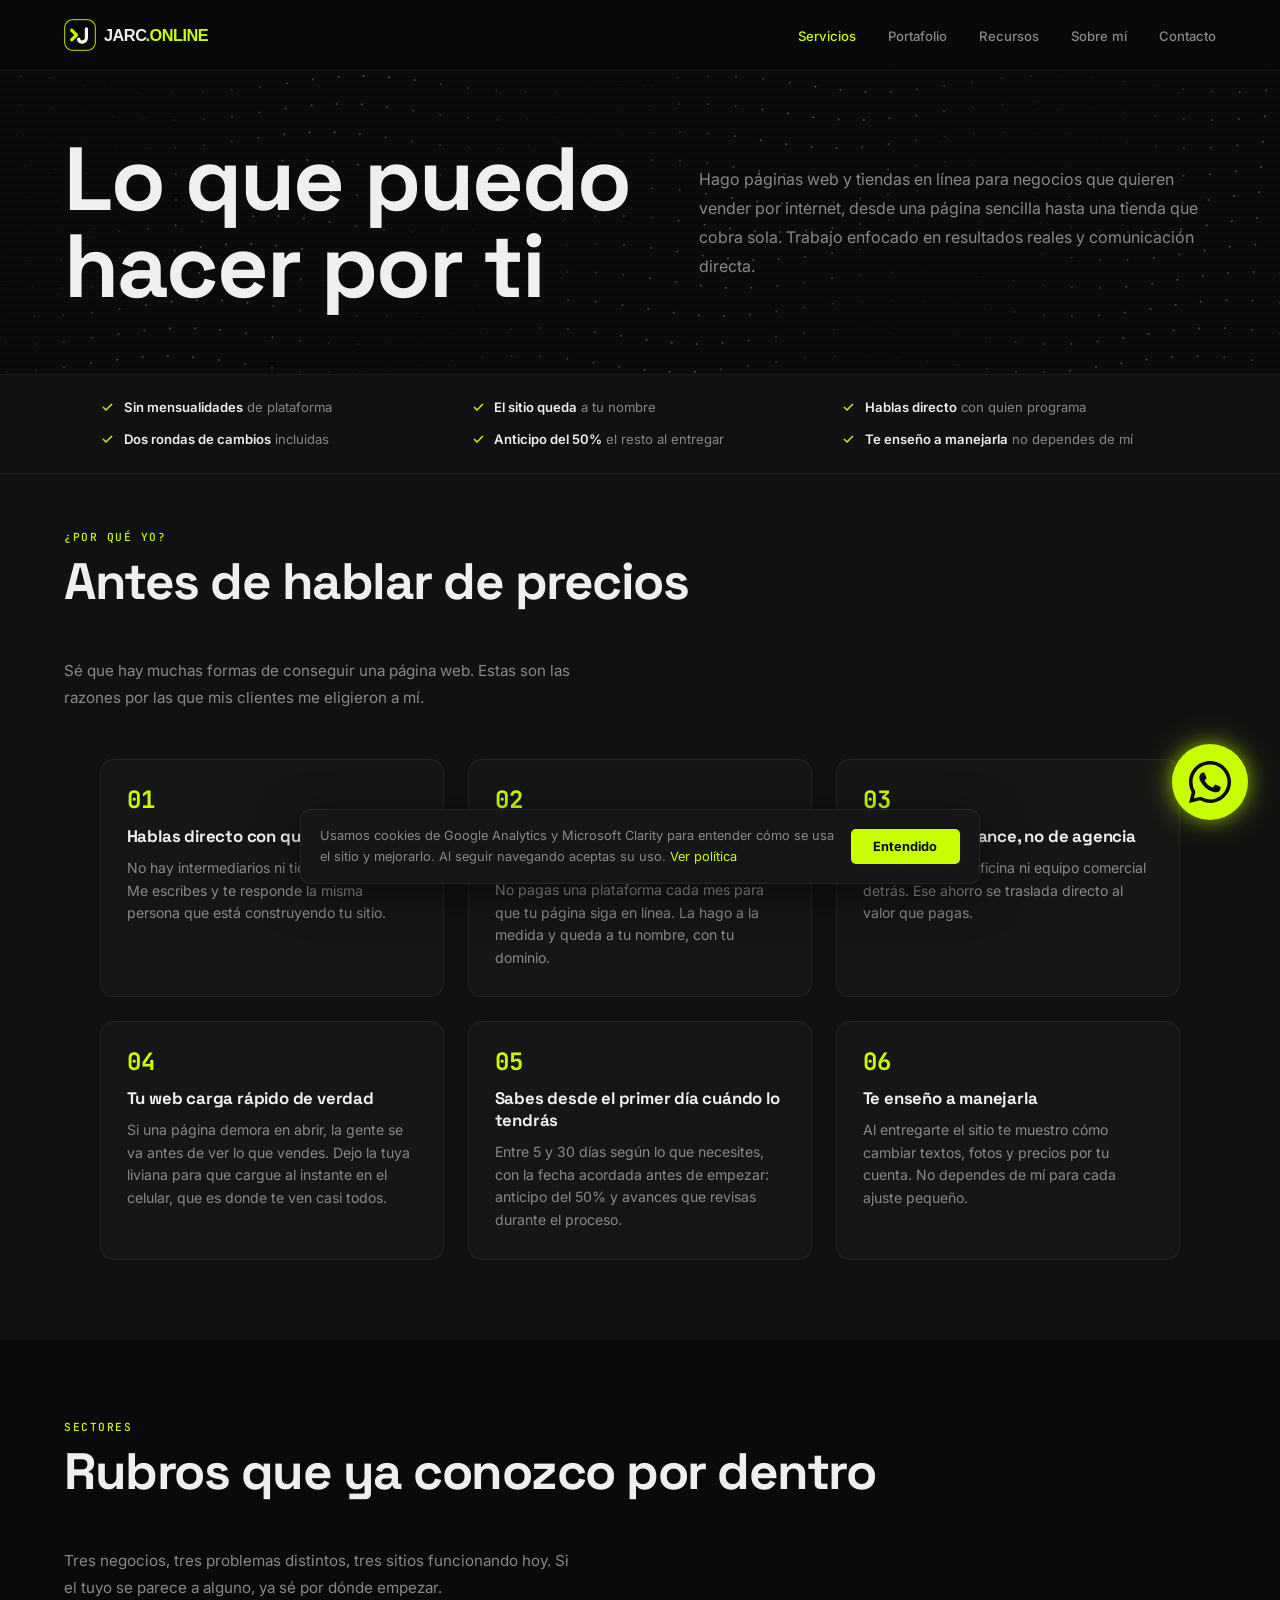
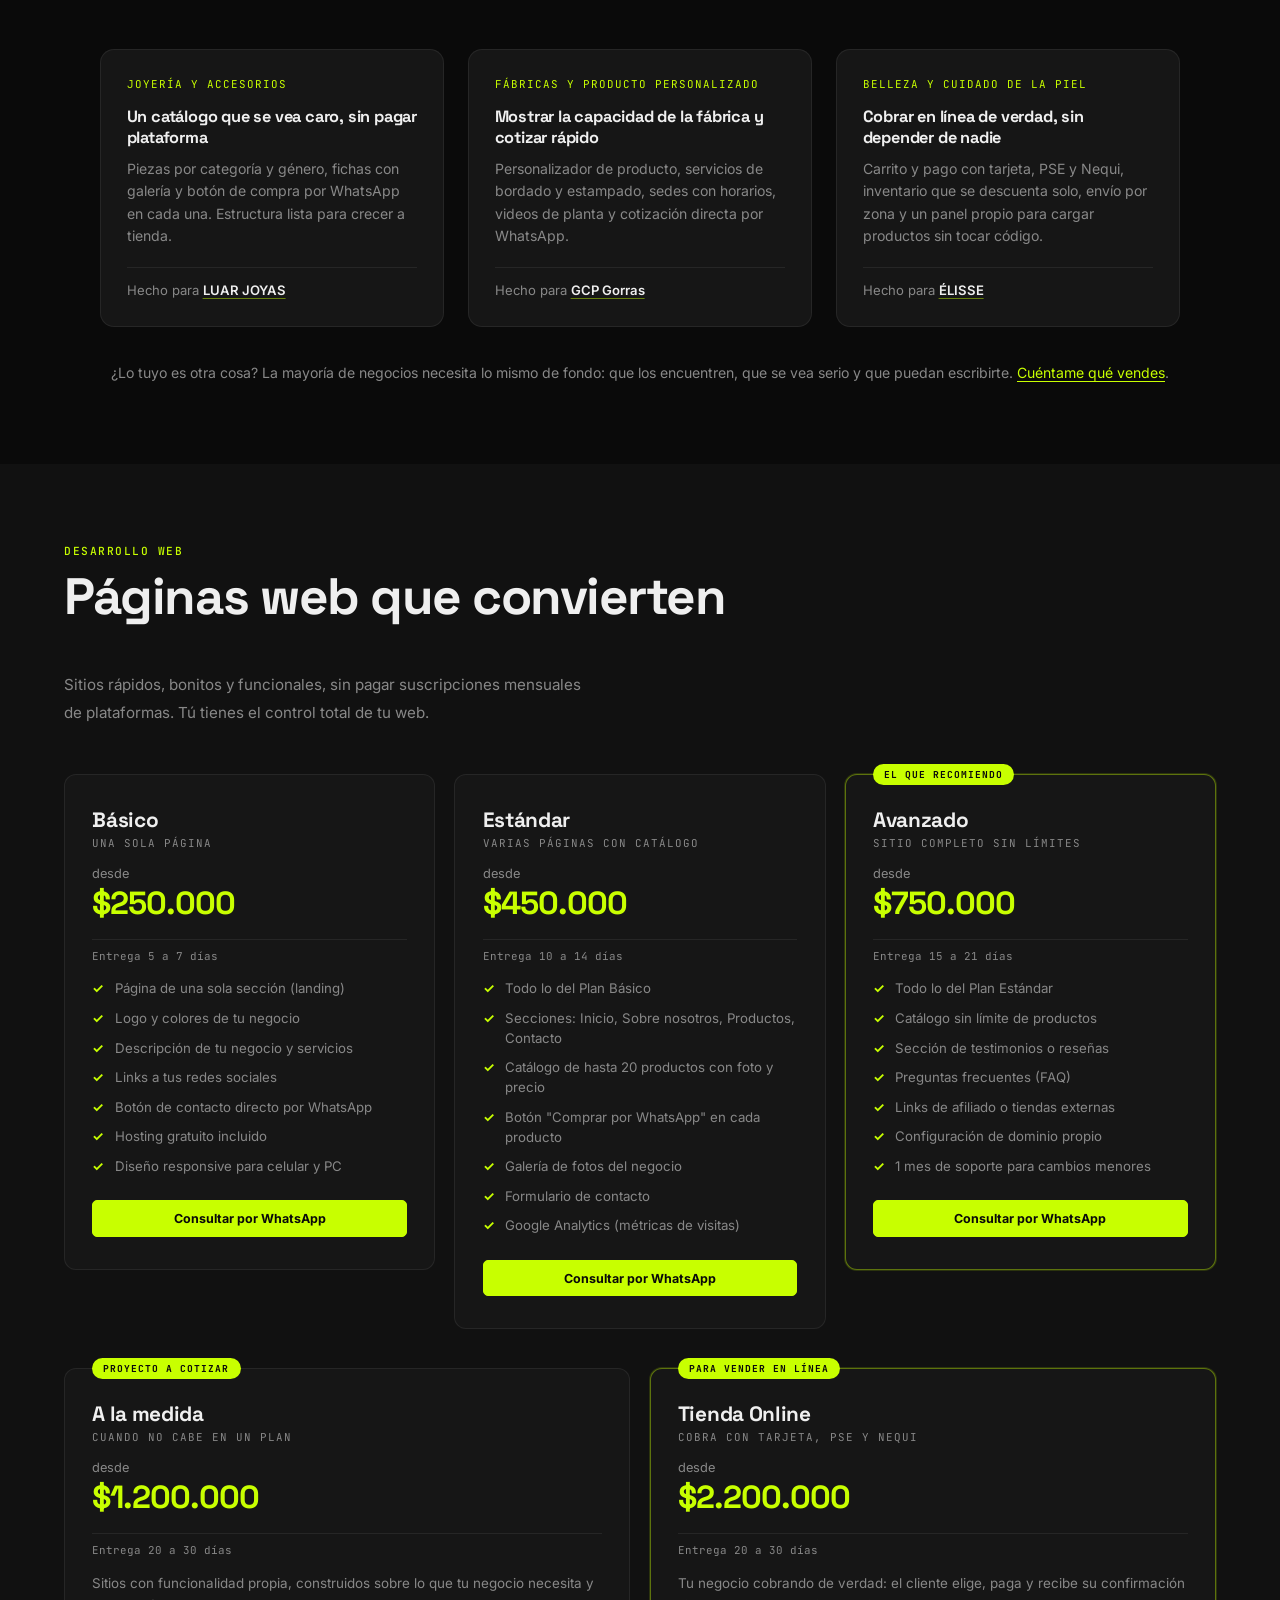
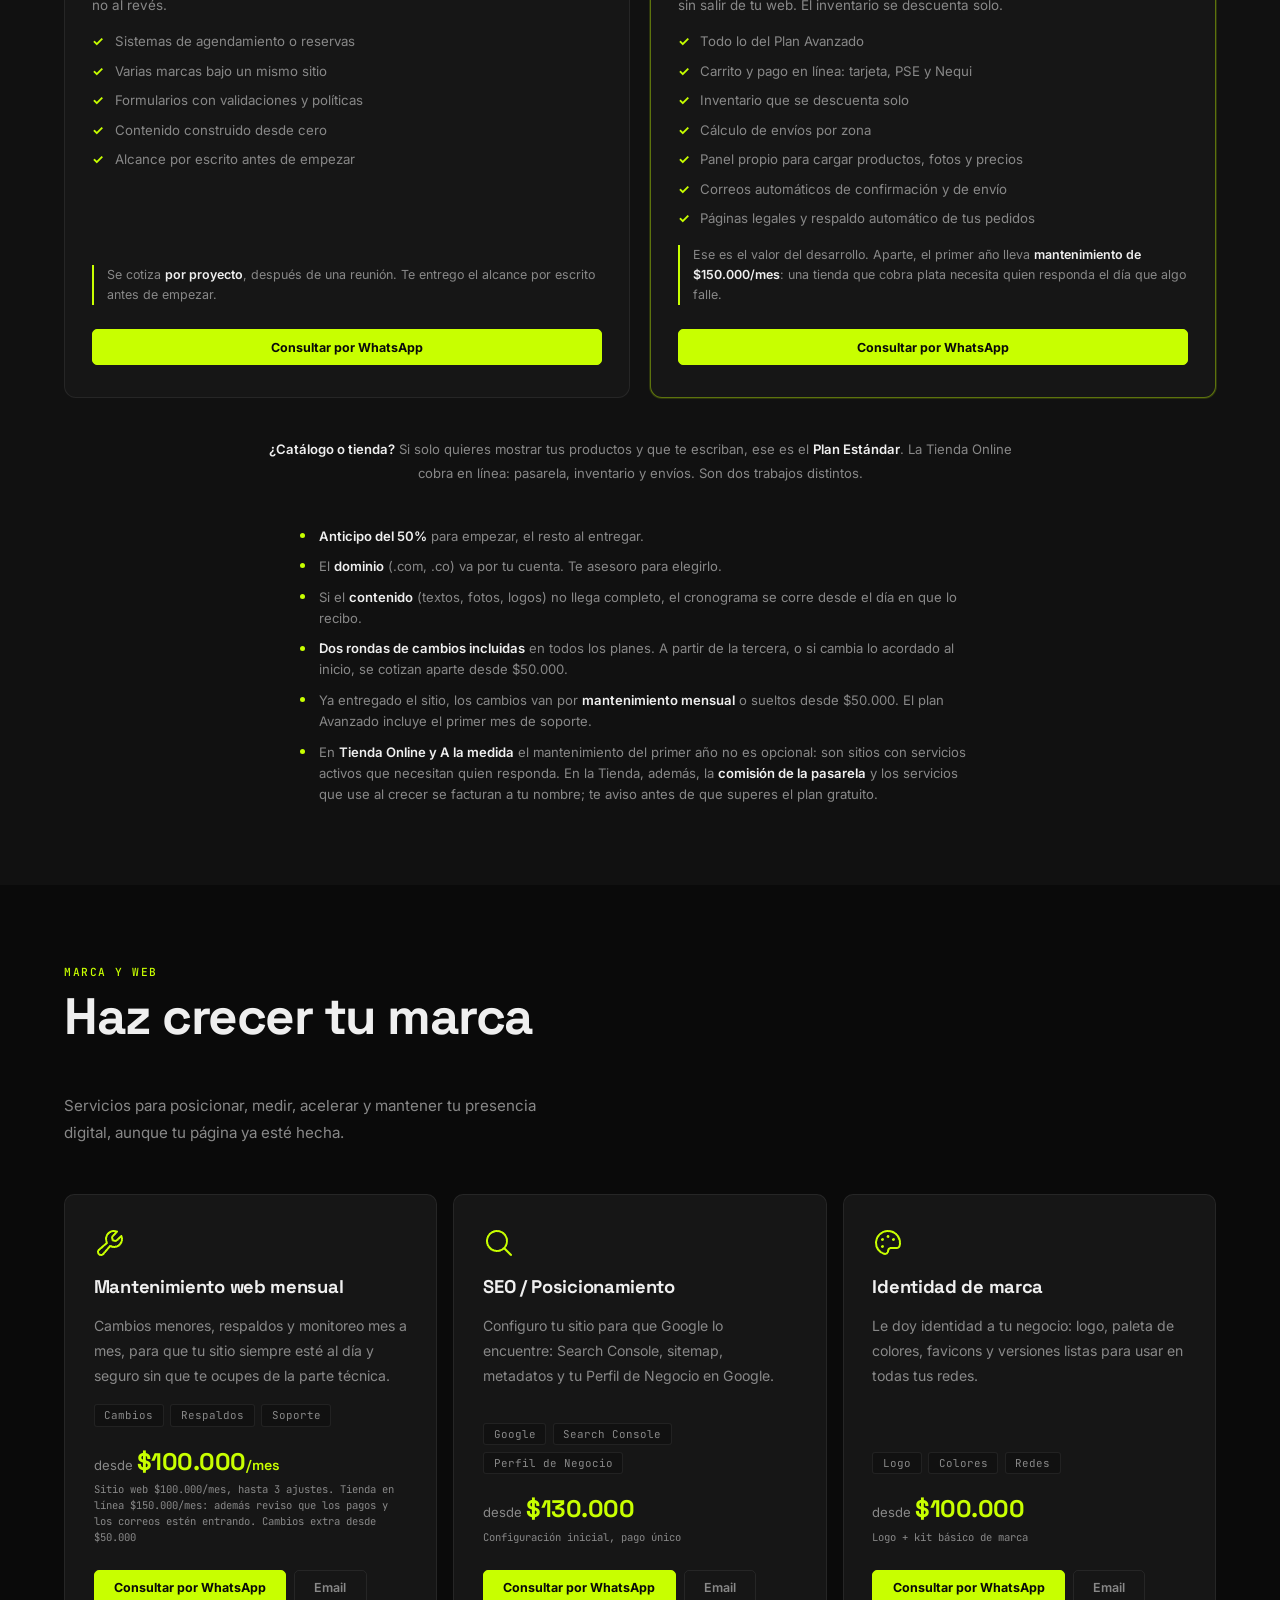
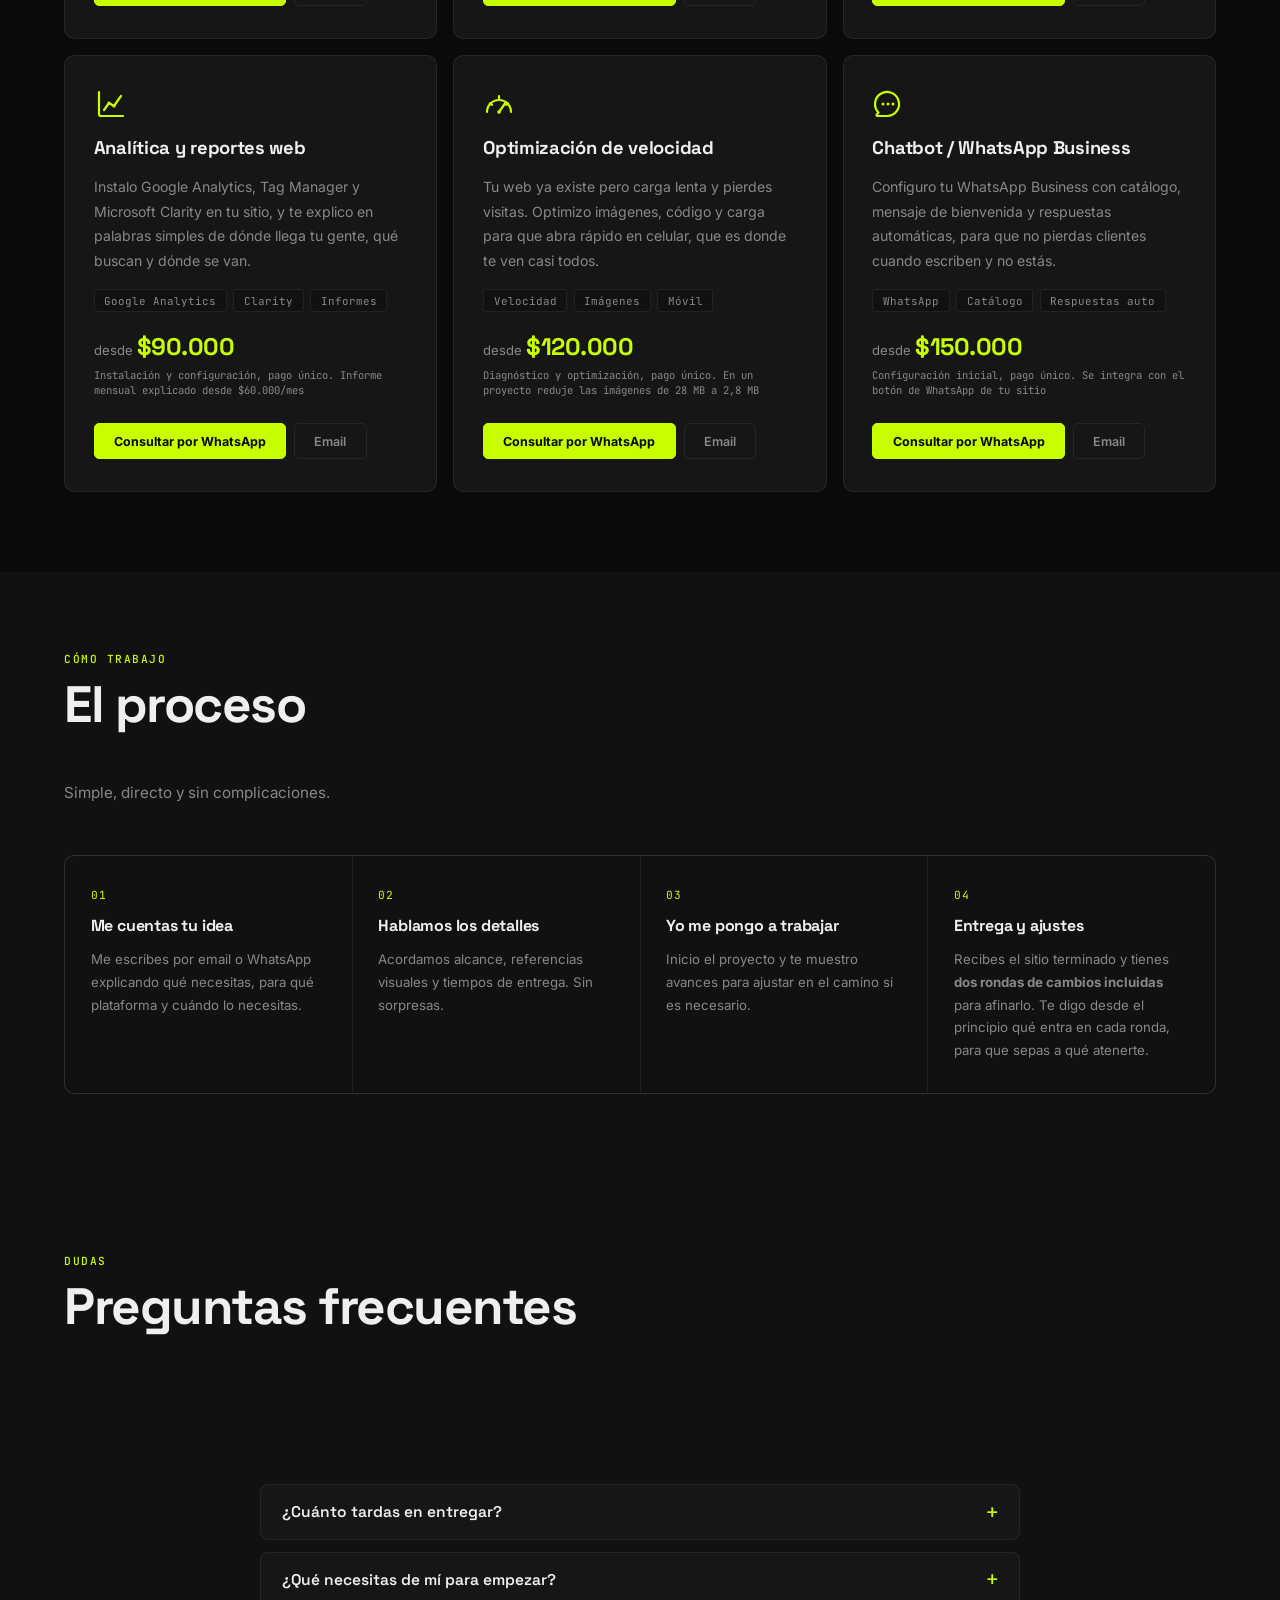
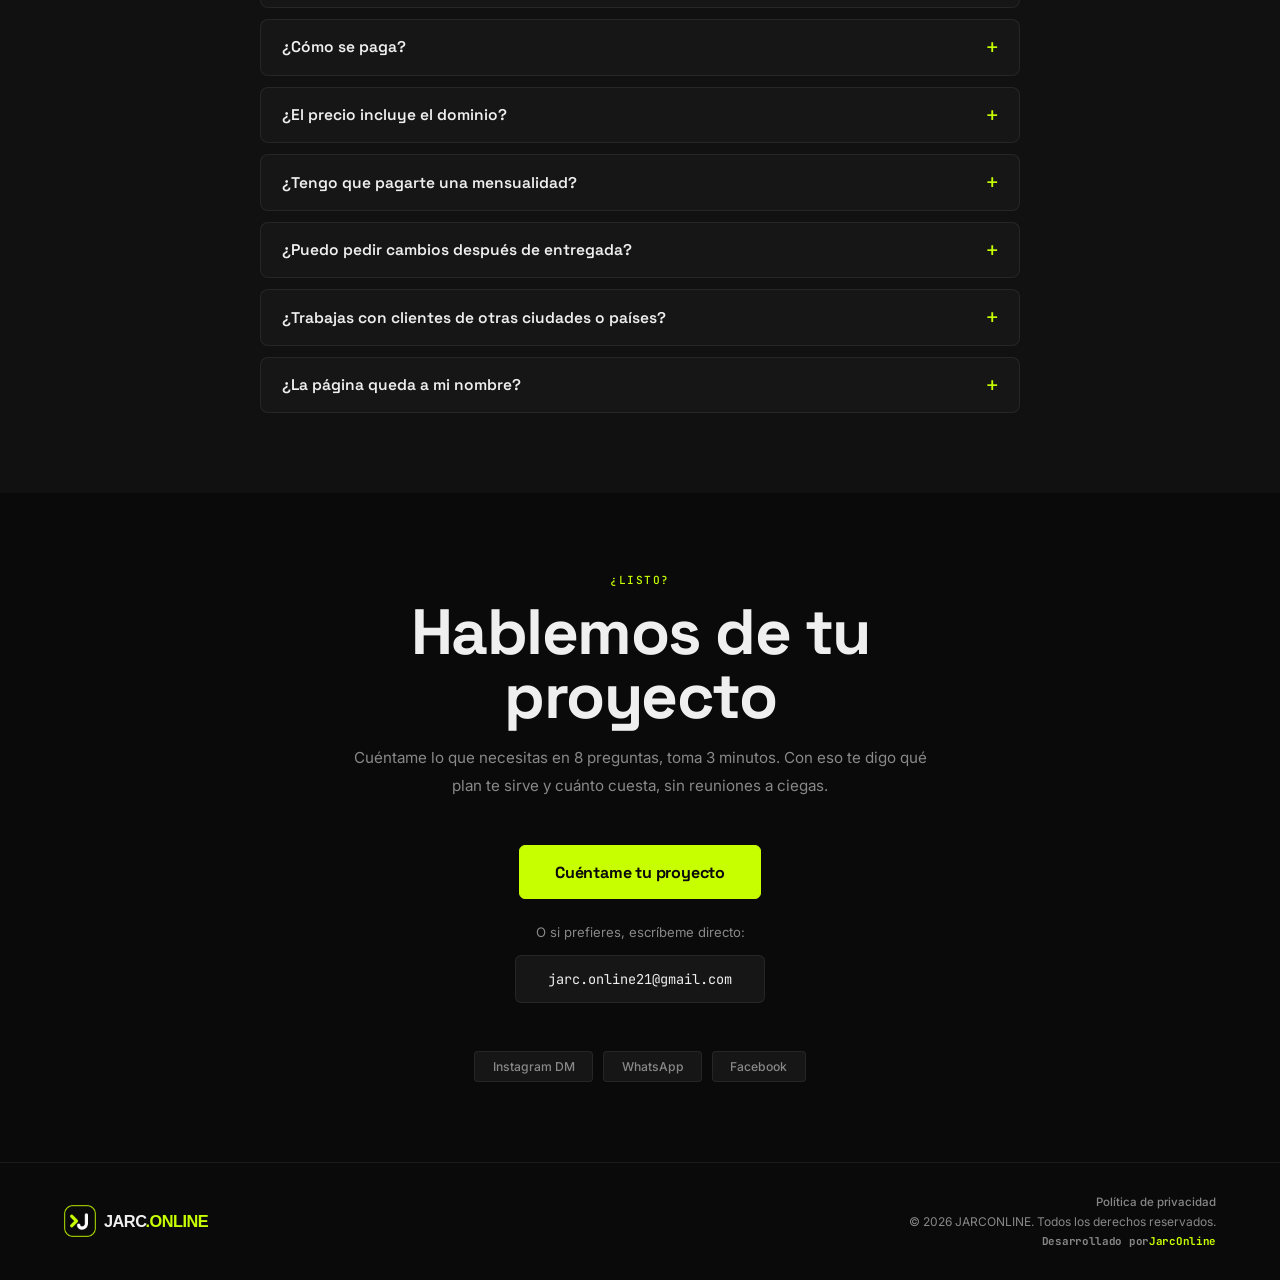
<file: servicios.html>
<!DOCTYPE html>
<html lang="es">
<head>
  <!-- Google tag (gtag.js) -->
  <script async src="https://www.googletagmanager.com/gtag/js?id=G-TRK1EGS3LL"></script>
  <script>
    window.dataLayer = window.dataLayer || [];
    function gtag(){dataLayer.push(arguments);}
    gtag('js', new Date());
    gtag('config', 'G-TRK1EGS3LL');
  </script>
  <!-- Microsoft Clarity: mapas de calor y grabaciones de sesión -->
  <script type="text/javascript">
    (function(c,l,a,r,i,t,y){
        c[a]=c[a]||function(){(c[a].q=c[a].q||[]).push(arguments)};
        t=l.createElement(r);t.async=1;t.src="https://www.clarity.ms/tag/"+i;
        y=l.getElementsByTagName(r)[0];y.parentNode.insertBefore(t,y);
    })(window, document, "clarity", "script", "xy9ca8xud4");
  </script>
  <meta charset="UTF-8" />
  <meta name="viewport" content="width=device-width, initial-scale=1.0" />

  <!-- SEO basico -->
  <title>Servicios - Páginas web y tiendas en línea | JarcOnline</title>
  <meta name="description" content="Páginas web y tiendas en línea con pasarela de pagos, SEO, analítica y WhatsApp Business. Sin mensualidades de plataforma, con precios claros." />
  <meta name="keywords" content="creación de páginas web Colombia, tienda en línea, ecommerce Colombia, pasarela de pagos, landing page, desarrollo web Bogotá, SEO" />
  <meta name="author" content="Javier Rueda" />
  <link rel="canonical" href="https://jarconline.com/servicios.html" />

  <!-- Open Graph -->
  <meta property="og:type" content="website" />
  <meta property="og:site_name" content="JarcOnline" />
  <meta property="og:title" content="Servicios - Páginas web y tiendas en línea" />
  <meta property="og:description" content="Páginas web y tiendas en línea con pasarela de pagos, SEO y analítica. Sin mensualidades de plataforma." />
  <meta property="og:url" content="https://jarconline.com/servicios.html" />
  <meta property="og:image" content="https://jarconline.com/assets/og-image.png" />
  <meta property="og:image:width" content="1200" />
  <meta property="og:image:height" content="630" />
  <meta property="og:image:alt" content="Logo de JarcOnline" />
  <meta property="og:locale" content="es_CO" />

  <!-- Twitter / X -->
  <meta name="twitter:card" content="summary_large_image" />
  <meta name="twitter:title" content="Servicios JarcOnline - Web y tiendas en línea" />
  <meta name="twitter:description" content="Páginas web y tiendas en línea que cobran de verdad." />
  <meta name="twitter:image" content="https://jarconline.com/assets/og-image.png" />

  <link rel="icon" href="/favicon.ico" sizes="any" />
  <link rel="icon" type="image/svg+xml" href="assets/logo.svg" />
  <link rel="icon" type="image/png" sizes="32x32" href="assets/marca/icono-32.png" />
  <link rel="icon" type="image/png" sizes="192x192" href="assets/marca/icono-192.png" />
  <link rel="apple-touch-icon" href="assets/marca/icono-180.png" />
  <link rel="preconnect" href="https://fonts.googleapis.com" />
  <link rel="preconnect" href="https://fonts.gstatic.com" crossorigin />
  <!-- La hoja de fuentes pesa 1,8 KB pero bloqueaba el dibujado 780 ms en 4G
       lenta: antes de pintar nada hay que resolver el dominio, abrir conexion
       y negociar TLS con un servidor ajeno. Con media="print" el navegador la
       descarga sin bloquear y la activa al terminar. La URL ya lleva
       display=swap, asi que el texto se ve de una con la fuente del sistema y
       cambia cuando llega la definitiva. El <noscript> cubre a quien navegue
       sin JavaScript. -->
  <link rel="stylesheet" media="print" onload="this.media='all'; this.onload=null;"
        href="https://fonts.googleapis.com/css2?family=Space+Grotesk:wght@300;400;500;600;700&family=Inter:wght@300;400;500;600&family=JetBrains+Mono:wght@400;500&display=swap" />
  <noscript><link rel="stylesheet" href="https://fonts.googleapis.com/css2?family=Space+Grotesk:wght@300;400;500;600;700&family=Inter:wght@300;400;500;600&family=JetBrains+Mono:wght@400;500&display=swap" /></noscript>
  <link rel="stylesheet" href="styles.css">

  <!-- Datos estructurados: ayudan a Google a entender la pagina -->
  <script type="application/ld+json">
  {
    "@context": "https://schema.org",
    "@type": "ProfessionalService",
    "name": "JarcOnline",
    "image": "https://jarconline.com/assets/og-image.png",
    "url": "https://jarconline.com/servicios.html",
    "telephone": "+57 321 213 7807",
    "email": "jarc.online21@gmail.com",
    "priceRange": "$90.000 - $2.200.000 COP",
    "currenciesAccepted": "COP",
    "founder": {
      "@type": "Person",
      "name": "Javier Antonio Rueda Cifuentes"
    },
    "areaServed": [
      {
        "@type": "City",
        "name": "Bogotá"
      },
      {
        "@type": "Country",
        "name": "Colombia"
      }
    ],
    "hasOfferCatalog": {
      "@type": "OfferCatalog",
      "name": "Servicios de JarcOnline",
      "itemListElement": [
        {
          "@type": "Offer",
          "itemOffered": {
            "@type": "Service",
            "name": "Página web básica",
            "description": "Sitio de una página con tu información, contacto y botón de WhatsApp."
          },
          "price": "250000",
          "priceCurrency": "COP",
          "availability": "https://schema.org/InStock"
        },
        {
          "@type": "Offer",
          "itemOffered": {
            "@type": "Service",
            "name": "Página web completa",
            "description": "Sitio de varias páginas con catálogo de hasta 20 productos y compra por WhatsApp."
          },
          "price": "450000",
          "priceCurrency": "COP",
          "availability": "https://schema.org/InStock"
        },
        {
          "@type": "Offer",
          "itemOffered": {
            "@type": "Service",
            "name": "Página web avanzada",
            "description": "Sitio completo sin límite de productos, con dominio propio, testimonios y un mes de soporte."
          },
          "price": "750000",
          "priceCurrency": "COP",
          "availability": "https://schema.org/InStock"
        },
        {
          "@type": "Offer",
          "itemOffered": {
            "@type": "Service",
            "name": "Sitio web a la medida",
            "description": "Sitios con funcionalidad propia: agendamiento o reservas, varias marcas en un mismo sitio, formularios con validaciones y contenido construido desde cero."
          },
          "price": "1200000",
          "priceCurrency": "COP",
          "availability": "https://schema.org/InStock"
        },
        {
          "@type": "Offer",
          "itemOffered": {
            "@type": "Service",
            "name": "Tienda en línea",
            "description": "Tienda con pasarela de pagos (tarjeta, PSE y Nequi), inventario automático, cálculo de envíos y panel de administración."
          },
          "price": "2200000",
          "priceCurrency": "COP",
          "availability": "https://schema.org/InStock"
        },
        {
          "@type": "Offer",
          "itemOffered": {
            "@type": "Service",
            "name": "Posicionamiento SEO en Google",
            "description": "Search Console, sitemap, metadatos y Perfil de Negocio en Google."
          },
          "price": "130000",
          "priceCurrency": "COP",
          "availability": "https://schema.org/InStock"
        },
        {
          "@type": "Offer",
          "itemOffered": {
            "@type": "Service",
            "name": "Analítica y reportes web",
            "description": "Google Analytics, Tag Manager y Microsoft Clarity, con informe explicado."
          },
          "price": "90000",
          "priceCurrency": "COP",
          "availability": "https://schema.org/InStock"
        },
        {
          "@type": "Offer",
          "itemOffered": {
            "@type": "Service",
            "name": "Optimización de velocidad",
            "description": "Imágenes y código optimizados para que la página abra rápido en celular."
          },
          "price": "120000",
          "priceCurrency": "COP",
          "availability": "https://schema.org/InStock"
        },
        {
          "@type": "Offer",
          "itemOffered": {
            "@type": "Service",
            "name": "Chatbot y WhatsApp Business",
            "description": "Catálogo, mensaje de bienvenida y respuestas automáticas."
          },
          "price": "150000",
          "priceCurrency": "COP",
          "availability": "https://schema.org/InStock"
        },
        {
          "@type": "Offer",
          "itemOffered": {
            "@type": "Service",
            "name": "Mantenimiento web mensual",
            "description": "Cambios, respaldos y monitoreo mes a mes. Sitio web $100.000, tienda en línea $150.000."
          },
          "price": "100000",
          "priceCurrency": "COP",
          "availability": "https://schema.org/InStock"
        },
        {
          "@type": "Offer",
          "itemOffered": {
            "@type": "Service",
            "name": "Identidad de marca",
            "description": "Logo y kit básico de marca."
          },
          "price": "100000",
          "priceCurrency": "COP",
          "availability": "https://schema.org/InStock"
        }
      ]
    }
  }
  </script>
  <script type="application/ld+json">
  {
    "@context": "https://schema.org",
    "@type": "BreadcrumbList",
    "itemListElement": [
      {
        "@type": "ListItem",
        "position": 1,
        "name": "Inicio",
        "item": "https://jarconline.com/"
      },
      {
        "@type": "ListItem",
        "position": 2,
        "name": "Servicios",
        "item": "https://jarconline.com/servicios.html"
      }
    ]
  }
  </script>
  <script type="application/ld+json">
{
  "@context": "https://schema.org",
  "@type": "FAQPage",
  "mainEntity": [
    {
      "@type": "Question",
      "name": "¿Cuánto tardas en entregar?",
      "acceptedAnswer": {
        "@type": "Answer",
        "text": "Depende del plan: el Básico entre 5 y 7 días, el Estándar entre 10 y 14, el Avanzado entre 15 y 21, y la Tienda Online o un sitio a la medida entre 20 y 30. El reloj arranca el día que recibo el contenido completo, no el día del anticipo."
      }
    },
    {
      "@type": "Question",
      "name": "¿Qué necesitas de mí para empezar?",
      "acceptedAnswer": {
        "@type": "Answer",
        "text": "Textos, fotos y logo. Si no tienes textos te ayudo a redactarlos, y si no tienes logo puedo diseñarlo aparte. Lo importante es que llegue completo: si el contenido viene a medias, el cronograma se corre desde el día en que lo recibo."
      }
    },
    {
      "@type": "Question",
      "name": "¿Cómo se paga?",
      "acceptedAnswer": {
        "@type": "Answer",
        "text": "Anticipo del 50% para empezar y el resto al entregar. Puedo pasarte cuenta de cobro si la necesitas para tu contabilidad."
      }
    },
    {
      "@type": "Question",
      "name": "¿El precio incluye el dominio?",
      "acceptedAnswer": {
        "@type": "Answer",
        "text": "No. El dominio (.com, .co) va por tu cuenta y cuesta entre $50.000 y $60.000 al año, pagados directamente al proveedor. Te asesoro para elegirlo y configurarlo. Lo hago así a propósito: el dominio queda a tu nombre y nadie te lo puede retener."
      }
    },
    {
      "@type": "Question",
      "name": "¿Tengo que pagarte una mensualidad?",
      "acceptedAnswer": {
        "@type": "Answer",
        "text": "En las páginas web no. Las entrego funcionando y no cobro por mantenerlas en línea. Solo hay dos excepciones: la Tienda Online y los sitios a la medida llevan mantenimiento obligatorio el primer año ($150.000 y $100.000 al mes), porque son sitios con pagos, inventario o agendamiento activos y necesitan quien responda el día que algo falle."
      }
    },
    {
      "@type": "Question",
      "name": "¿Puedo pedir cambios después de entregada?",
      "acceptedAnswer": {
        "@type": "Answer",
        "text": "Sí. Todos los planes incluyen dos rondas de cambios antes de publicar. Ya entregado el sitio, los cambios van por mantenimiento mensual o sueltos desde $50.000."
      }
    },
    {
      "@type": "Question",
      "name": "¿Trabajas con clientes de otras ciudades o países?",
      "acceptedAnswer": {
        "@type": "Answer",
        "text": "Sí. Todo el proceso es remoto, por WhatsApp y videollamada. No hace falta que nos veamos en persona en ningún momento."
      }
    },
    {
      "@type": "Question",
      "name": "¿La página queda a mi nombre?",
      "acceptedAnswer": {
        "@type": "Answer",
        "text": "Sí. El dominio se registra a tu nombre y el sitio es tuyo. No depende de una plataforma que te cobre cada mes para seguir en línea, ni se cae si dejas de trabajar conmigo."
      }
    }
  ]
}
  </script>
</head>
<body>


  <!-- Animación de entrada: el logo se dibuja solo. Se muestra 1 vez por sesión. -->
  <div class="intro" id="intro" role="presentation">
    <svg class="intro-logo" viewBox="0 0 100 100" xmlns="http://www.w3.org/2000/svg" aria-hidden="true">
      <rect class="il-border" x="2" y="2" width="96" height="96" rx="26" fill="#0A0A0A" stroke="#C8FF00" stroke-width="3"/>
      <path class="il-arrow" d="M24 35 L39 50 L24 65" stroke="#C8FF00" stroke-width="10" fill="none" stroke-linecap="round" stroke-linejoin="round"/>
      <path class="il-j" d="M70 31 L70 57 C70 67 63 72 56 72 C50 72 46 68 46 63" stroke="#FFFFFF" stroke-width="10" fill="none" stroke-linecap="round" stroke-linejoin="round"/>
    </svg>
  </div>
  <script>
  (function(){
    var i = document.getElementById('intro');
    if (!i) return;
    if (sessionStorage.getItem('jarcIntro')) { i.parentNode.removeChild(i); return; }
    sessionStorage.setItem('jarcIntro', '1');
    setTimeout(function(){
      i.classList.add('intro--out');
      setTimeout(function(){ if (i.parentNode) i.parentNode.removeChild(i); }, 450);
    }, 500);
  })();
  </script>

  <!-- Sprite de íconos SVG -->
  <svg style="display:none" aria-hidden="true" xmlns="http://www.w3.org/2000/svg">
    <symbol id="icon-whatsapp" viewBox="0 0 32 32">
      <path d="M16 0C7.163 0 0 7.163 0 16c0 2.822.736 5.471 2.027 7.774L0 32l8.468-2.004A15.93 15.93 0 0 0 16 32c8.837 0 16-7.163 16-16S24.837 0 16 0zm0 29.333a13.27 13.27 0 0 1-6.771-1.851l-.485-.288-5.027 1.189 1.224-4.895-.317-.503A13.234 13.234 0 0 1 2.667 16C2.667 8.636 8.636 2.667 16 2.667S29.333 8.636 29.333 16 23.364 29.333 16 29.333zm7.27-9.878c-.398-.199-2.355-1.162-2.72-1.294-.366-.133-.632-.199-.899.199-.266.398-1.031 1.294-1.264 1.56-.233.266-.465.299-.863.1-.398-.2-1.681-.619-3.202-1.976-1.184-1.056-1.983-2.36-2.216-2.758-.233-.398-.025-.613.175-.811.18-.178.398-.465.597-.698.2-.233.266-.398.398-.664.133-.266.067-.498-.033-.697-.1-.2-.899-2.168-1.231-2.967-.324-.778-.653-.673-.899-.685l-.765-.013c-.266 0-.698.1-1.064.498-.366.398-1.397 1.365-1.397 3.328s1.43 3.86 1.629 4.127c.2.266 2.815 4.3 6.822 6.03.953.412 1.697.658 2.277.842.957.305 1.828.262 2.516.159.767-.115 2.355-.963 2.688-1.893.333-.93.333-1.727.233-1.893-.1-.166-.366-.266-.764-.465z"/>
    </symbol>
    <symbol id="icon-youtube" viewBox="0 0 24 24">
      <path d="M23.5 6.2s-.2-1.7-1-2.4c-.9-1-1.9-1-2.4-1C17.1 2.6 12 2.6 12 2.6s-5.1 0-8.1.2c-.5.1-1.5.1-2.4 1-.7.7-1 2.4-1 2.4S.3 8.1.3 10v1.8c0 1.9.2 3.8.2 3.8s.2 1.7 1 2.4c.9 1 2.1.9 2.6 1 1.9.2 8 .2 8 .2s5.1 0 8.1-.2c.5-.1 1.5-.1 2.4-1 .7-.7 1-2.4 1-2.4s.2-1.9.2-3.8V10c0-1.9-.3-3.8-.3-3.8zM9.7 14.8V8.4l6.5 3.2-6.5 3.2z"/>
    </symbol>
    <symbol id="icon-instagram" viewBox="0 0 24 24">
      <path d="M12 2.163c3.204 0 3.584.012 4.85.07 3.252.148 4.771 1.691 4.919 4.919.058 1.265.069 1.645.069 4.849 0 3.205-.012 3.584-.069 4.849-.149 3.225-1.664 4.771-4.919 4.919-1.266.058-1.644.07-4.85.07-3.204 0-3.584-.012-4.849-.07-3.26-.149-4.771-1.699-4.919-4.92-.058-1.265-.07-1.644-.07-4.849 0-3.204.013-3.583.07-4.849.149-3.227 1.664-4.771 4.919-4.919 1.266-.057 1.645-.069 4.849-.069zm0-2.163c-3.259 0-3.667.014-4.947.072-4.358.2-6.78 2.618-6.98 6.98-.059 1.281-.073 1.689-.073 4.948 0 3.259.014 3.668.072 4.948.2 4.358 2.618 6.78 6.98 6.98 1.281.058 1.689.072 4.948.072 3.259 0 3.668-.014 4.948-.072 4.354-.2 6.782-2.618 6.979-6.98.059-1.28.073-1.689.073-4.948 0-3.259-.014-3.667-.072-4.947-.196-4.354-2.617-6.78-6.979-6.98-1.281-.059-1.69-.073-4.949-.073zm0 5.838c-3.403 0-6.162 2.759-6.162 6.162s2.759 6.163 6.162 6.163 6.162-2.759 6.162-6.163c0-3.403-2.759-6.162-6.162-6.162zm0 10.162c-2.209 0-4-1.79-4-4 0-2.209 1.791-4 4-4s4 1.791 4 4c0 2.21-1.791 4-4 4zm6.406-11.845c-.796 0-1.441.645-1.441 1.44s.645 1.44 1.441 1.44c.795 0 1.439-.645 1.439-1.44s-.644-1.44-1.439-1.44z"/>
    </symbol>
    <symbol id="icon-check" viewBox="0 0 24 24">
      <path d="M9.55 17.6 4 12.05l1.62-1.62 3.93 3.93L18.38 5.5 20 7.12z"/>
    </symbol>
    <symbol id="icon-facebook" viewBox="0 0 24 24">
      <path d="M24 12.073c0-6.627-5.373-12-12-12s-12 5.373-12 12c0 5.99 4.388 10.954 10.125 11.854v-8.385H7.078v-3.47h3.047V9.43c0-3.007 1.792-4.669 4.533-4.669 1.312 0 2.686.235 2.686.235v2.953H15.83c-1.491 0-1.956.925-1.956 1.874v2.25h3.328l-.532 3.47h-2.796v8.385C19.612 23.027 24 18.062 24 12.073z"/>
    </symbol>
  </svg>


  <!-- NAV -->
  <nav>
    <a href="index.html" class="nav-logo">
      <img src="assets/logo.png" alt="JarcOnline">
      JARC<span>.ONLINE</span>
    </a>
    <ul class="nav-links">
      <li><a href="servicios.html" class="active">Servicios</a></li>
      <li><a href="portafolio.html">Portafolio</a></li>
      <li><a href="recursos.html">Recursos</a></li>
      <li><a href="index.html#about">Sobre mí</a></li>
      <li><a href="index.html#contacto">Contacto</a></li>
    </ul>
    <button class="hamburger" id="hamburger" aria-label="Menú" aria-expanded="false" aria-controls="navOverlay">
      <span></span><span></span><span></span>
    </button>
  </nav>

  <!-- MENÚ MÓVIL OVERLAY -->
  <div class="nav-overlay" id="navOverlay">
    <a href="servicios.html" class="active">Servicios</a>
    <a href="portafolio.html">Portafolio</a>
    <a href="recursos.html">Recursos</a>
    <a href="index.html#about">Sobre mí</a>
    <a href="index.html#contacto">Contacto</a>
  </div>

  <!-- PAGE HERO -->
  <div class="page-hero">
    <div class="page-hero-inner">
      <h1>Lo que puedo<br>hacer por ti</h1>
      <p>
        Hago páginas web y tiendas en línea para negocios que quieren vender
        por internet, desde una página sencilla hasta una tienda que cobra sola.
        Trabajo enfocado en resultados reales y comunicación directa.
      </p>
    </div>
  </div>

  <!-- TIRA DE GARANTIAS
       Responde las objeciones tipicas antes de que aparezcan los precios.
       Cada punto repite algo que ya esta explicado mas abajo a proposito:
       aca se lee de un vistazo, abajo esta el detalle. -->
  <div class="garantias reveal">
    <ul class="garantias-lista">
      <li class="garantia">
        <svg class="garantia-check" aria-hidden="true"><use href="#icon-check"></use></svg>
        <span class="garantia-texto"><strong>Sin mensualidades</strong> de plataforma</span>
      </li>
      <li class="garantia">
        <svg class="garantia-check" aria-hidden="true"><use href="#icon-check"></use></svg>
        <span class="garantia-texto"><strong>El sitio queda</strong> a tu nombre</span>
      </li>
      <li class="garantia">
        <svg class="garantia-check" aria-hidden="true"><use href="#icon-check"></use></svg>
        <span class="garantia-texto"><strong>Hablas directo</strong> con quien programa</span>
      </li>
      <li class="garantia">
        <svg class="garantia-check" aria-hidden="true"><use href="#icon-check"></use></svg>
        <span class="garantia-texto"><strong>Dos rondas de cambios</strong> incluidas</span>
      </li>
      <li class="garantia">
        <svg class="garantia-check" aria-hidden="true"><use href="#icon-check"></use></svg>
        <span class="garantia-texto"><strong>Anticipo del 50%</strong> el resto al entregar</span>
      </li>
      <li class="garantia">
        <svg class="garantia-check" aria-hidden="true"><use href="#icon-check"></use></svg>
        <span class="garantia-texto"><strong>Te enseño a manejarla</strong> no dependes de mí</span>
      </li>
    </ul>
  </div>

  <!-- POR QUE TRABAJAR CONMIGO
       Va antes de los precios a proposito: primero el argumento, despues el costo.
       Para agregar una ventaja copia un bloque <div class="porque-item"> y sigue la numeracion. -->
  <section id="por-que" class="section-alt">
    <div class="section-label reveal"><span>¿Por qué yo?</span></div>
    <h2 class="section-title reveal">Antes de hablar de precios</h2>
    <p class="section-sub reveal">
      Sé que hay muchas formas de conseguir una página web. Estas son las razones
      por las que mis clientes me eligieron a mí.
    </p>

    <div class="porque-grid reveal">

        <div class="porque-item">
          <span class="porque-num">01</span>
          <h3 class="porque-title">Hablas directo con quien programa</h3>
          <p class="porque-desc">No hay intermediarios ni tickets de soporte. Me escribes y te responde la misma persona que está construyendo tu sitio.</p>
        </div>

        <div class="porque-item">
          <span class="porque-num">02</span>
          <h3 class="porque-title">Tu web es tuya, no de una plataforma</h3>
          <p class="porque-desc">No pagas una plataforma cada mes para que tu página siga en línea. La hago a la medida y queda a tu nombre, con tu dominio.</p>
        </div>

        <div class="porque-item">
          <span class="porque-num">03</span>
          <h3 class="porque-title">Precio de freelance, no de agencia</h3>
          <p class="porque-desc">Trabajo solo, sin oficina ni equipo comercial detrás. Ese ahorro se traslada directo al valor que pagas.</p>
        </div>

        <div class="porque-item">
          <span class="porque-num">04</span>
          <h3 class="porque-title">Tu web carga rápido de verdad</h3>
          <p class="porque-desc">Si una página demora en abrir, la gente se va antes de ver lo que vendes. Dejo la tuya liviana para que cargue al instante en el celular, que es donde te ven casi todos.</p>
        </div>

        <div class="porque-item">
          <span class="porque-num">05</span>
          <h3 class="porque-title">Sabes desde el primer día cuándo lo tendrás</h3>
          <p class="porque-desc">Entre 5 y 30 días según lo que necesites, con la fecha acordada antes de empezar: anticipo del 50% y avances que revisas durante el proceso.</p>
        </div>

        <div class="porque-item">
          <span class="porque-num">06</span>
          <h3 class="porque-title">Te enseño a manejarla</h3>
          <p class="porque-desc">Al entregarte el sitio te muestro cómo cambiar textos, fotos y precios por tu cuenta. No dependes de mí para cada ajuste pequeño.</p>
        </div>

    </div>
  </section>

  <!-- SECTORES CON CASO REAL
       Solo van rubros donde ya hay un sitio entregado y en linea.
       Si se entrega un cliente de otro sector, se agrega un <article class="sector">
       y se actualiza el conteo del texto de arriba. -->
  <section id="sectores">
    <div class="section-label reveal"><span>Sectores</span></div>
    <h2 class="section-title reveal">Rubros que ya conozco por dentro</h2>
    <p class="section-sub reveal">
      Tres negocios, tres problemas distintos, tres sitios funcionando hoy.
      Si el tuyo se parece a alguno, ya sé por dónde empezar.
    </p>

    <div class="sectores-grid reveal">

      <article class="sector">
        <span class="sector-etq">Joyería y accesorios</span>
        <h3 class="sector-titulo">Un catálogo que se vea caro, sin pagar plataforma</h3>
        <p class="sector-desc">
          Piezas por categoría y género, fichas con galería y botón de compra
          por WhatsApp en cada una. Estructura lista para crecer a tienda.
        </p>
        <p class="sector-prueba">
          Hecho para <a href="https://luarjoyas.com/" target="_blank" rel="noopener noreferrer">LUAR JOYAS</a>
        </p>
      </article>

      <article class="sector">
        <span class="sector-etq">Fábricas y producto personalizado</span>
        <h3 class="sector-titulo">Mostrar la capacidad de la fábrica y cotizar rápido</h3>
        <p class="sector-desc">
          Personalizador de producto, servicios de bordado y estampado, sedes con
          horarios, videos de planta y cotización directa por WhatsApp.
        </p>
        <p class="sector-prueba">
          Hecho para <a href="https://gcpgorras.com/" target="_blank" rel="noopener noreferrer">GCP Gorras</a>
        </p>
      </article>

      <article class="sector">
        <span class="sector-etq">Belleza y cuidado de la piel</span>
        <h3 class="sector-titulo">Cobrar en línea de verdad, sin depender de nadie</h3>
        <p class="sector-desc">
          Carrito y pago con tarjeta, PSE y Nequi, inventario que se descuenta solo,
          envío por zona y un panel propio para cargar productos sin tocar código.
        </p>
        <p class="sector-prueba">
          Hecho para <a href="https://elisse.com.co/" target="_blank" rel="noopener noreferrer">ÉLISSE</a>
        </p>
      </article>

    </div>

    <p class="sectores-pie reveal">
      ¿Lo tuyo es otra cosa? La mayoría de negocios necesita lo mismo de fondo:
      que los encuentren, que se vea serio y que puedan escribirte.
      <a href="https://wa.me/573212137807?text=Hola%20Javier%2C%20mi%20negocio%20es%20de%20otro%20sector%20y%20quiero%20una%20p%C3%A1gina%20web" target="_blank" rel="noopener noreferrer">Cuéntame qué vendes</a>.
    </p>
  </section>

  <!-- SERVICIOS WEB -->
  <section id="webs" class="section-alt">
    <div class="section-label reveal"><span>Desarrollo web</span></div>
    <h2 class="section-title reveal">Páginas web que convierten</h2>
    <p class="section-sub reveal">
      Sitios rápidos, bonitos y funcionales, sin pagar suscripciones mensuales de plataformas. Tú tienes el control total de tu web.
    </p>

    <div class="pricing-grid">

      <!-- Plan Básico -->
      <div class="pricing-card reveal">
        <div class="pricing-head">
          <span class="pricing-name">Básico</span>
          <span class="pricing-for">Una sola página</span>
        </div>
        <div class="pricing-price">desde <strong>$250.000</strong></div>
        <div class="pricing-delivery">Entrega 5 a 7 días</div>
        <ul class="pricing-list">
          <li>Página de una sola sección (landing)</li>
          <li>Logo y colores de tu negocio</li>
          <li>Descripción de tu negocio y servicios</li>
          <li>Links a tus redes sociales</li>
          <li>Botón de contacto directo por WhatsApp</li>
          <li>Hosting gratuito incluido</li>
          <li>Diseño responsive para celular y PC</li>
        </ul>
        <a href="https://wa.me/573212137807?text=Hola%20Javier%2C%20me%20interesa%20el%20Plan%20B%C3%A1sico%20(p%C3%A1gina%20web)" target="_blank" rel="noopener noreferrer" class="btn-wa-service">
          Consultar por WhatsApp
        </a>
      </div>

      <!-- Plan Estándar (destacado) -->
      <div class="pricing-card reveal">
        <div class="pricing-head">
          <span class="pricing-name">Estándar</span>
          <span class="pricing-for">Varias páginas con catálogo</span>
        </div>
        <div class="pricing-price">desde <strong>$450.000</strong></div>
        <div class="pricing-delivery">Entrega 10 a 14 días</div>
        <ul class="pricing-list">
          <li>Todo lo del Plan Básico</li>
          <li>Secciones: Inicio, Sobre nosotros, Productos, Contacto</li>
          <li>Catálogo de hasta 20 productos con foto y precio</li>
          <li>Botón "Comprar por WhatsApp" en cada producto</li>
          <li>Galería de fotos del negocio</li>
          <li>Formulario de contacto</li>
          <li>Google Analytics (métricas de visitas)</li>
        </ul>
        <a href="https://wa.me/573212137807?text=Hola%20Javier%2C%20me%20interesa%20el%20Plan%20Est%C3%A1ndar%20(web%20completa)" target="_blank" rel="noopener noreferrer" class="btn-wa-service">
          Consultar por WhatsApp
        </a>
      </div>

      <!-- Plan Avanzado -->
      <div class="pricing-card pricing-featured reveal">
        <span class="pricing-badge">El que recomiendo</span>
        <div class="pricing-head">
          <span class="pricing-name">Avanzado</span>
          <span class="pricing-for">Sitio completo sin límites</span>
        </div>
        <div class="pricing-price">desde <strong>$750.000</strong></div>
        <div class="pricing-delivery">Entrega 15 a 21 días</div>
        <ul class="pricing-list">
          <li>Todo lo del Plan Estándar</li>
          <li>Catálogo sin límite de productos</li>
          <li>Sección de testimonios o reseñas</li>
          <li>Preguntas frecuentes (FAQ)</li>
          <li>Links de afiliado o tiendas externas</li>
          <li>Configuración de dominio propio</li>
          <li>1 mes de soporte para cambios menores</li>
        </ul>
        <a href="https://wa.me/573212137807?text=Hola%20Javier%2C%20me%20interesa%20el%20Plan%20Avanzado%20(web%20con%20identidad)" target="_blank" rel="noopener noreferrer" class="btn-wa-service">
          Consultar por WhatsApp
        </a>
      </div>

    </div>

    <!-- Los dos planes mayores van en su propia fila de dos columnas, con la
         misma tarjeta que los tres de arriba. Antes eran bloques anchos
         apilados; en fila se comparan de un vistazo. -->
    <div class="pricing-grid pricing-grid--duo">

      <!-- A la medida -->
      <div class="pricing-card reveal">
        <span class="pricing-badge">Proyecto a cotizar</span>
        <div class="pricing-head">
          <span class="pricing-name">A la medida</span>
          <span class="pricing-for">Cuando no cabe en un plan</span>
        </div>
        <div class="pricing-price">desde <strong>$1.200.000</strong></div>
        <div class="pricing-delivery">Entrega 20 a 30 días</div>
        <p class="pricing-desc">
          Sitios con funcionalidad propia, construidos sobre lo que tu negocio
          necesita y no al revés.
        </p>
        <ul class="pricing-list">
          <li>Sistemas de agendamiento o reservas</li>
          <li>Varias marcas bajo un mismo sitio</li>
          <li>Formularios con validaciones y políticas</li>
          <li>Contenido construido desde cero</li>
          <li>Alcance por escrito antes de empezar</li>
        </ul>
        <p class="pricing-nota">
          Se cotiza <strong>por proyecto</strong>, después de una reunión.
          Te entrego el alcance por escrito antes de empezar.
        </p>
        <a href="https://wa.me/573212137807?text=Hola%20Javier%2C%20me%20interesa%20un%20proyecto%20a%20la%20medida" target="_blank" rel="noopener noreferrer" class="btn-wa-service">
          Consultar por WhatsApp
        </a>
      </div>

      <!-- Tienda Online: el servicio insignia, por eso conserva el resaltado -->
      <div class="pricing-card pricing-featured reveal">
        <span class="pricing-badge">Para vender en línea</span>
        <div class="pricing-head">
          <span class="pricing-name">Tienda Online</span>
          <span class="pricing-for">Cobra con tarjeta, PSE y Nequi</span>
        </div>
        <div class="pricing-price">desde <strong>$2.200.000</strong></div>
        <div class="pricing-delivery">Entrega 20 a 30 días</div>
        <p class="pricing-desc">
          Tu negocio cobrando de verdad: el cliente elige, paga y recibe su
          confirmación sin salir de tu web. El inventario se descuenta solo.
        </p>
        <ul class="pricing-list">
          <li>Todo lo del Plan Avanzado</li>
          <li>Carrito y pago en línea: tarjeta, PSE y Nequi</li>
          <li>Inventario que se descuenta solo</li>
          <li>Cálculo de envíos por zona</li>
          <li>Panel propio para cargar productos, fotos y precios</li>
          <li>Correos automáticos de confirmación y de envío</li>
          <li>Páginas legales y respaldo automático de tus pedidos</li>
        </ul>
        <p class="pricing-nota">
          Ese es el valor del desarrollo. Aparte, el primer año lleva
          <strong>mantenimiento de $150.000/mes</strong>: una tienda que cobra plata
          necesita quien responda el día que algo falle.
        </p>
        <a href="https://wa.me/573212137807?text=Hola%20Javier%2C%20me%20interesa%20la%20Tienda%20Online%20(e-commerce%20con%20pago%20en%20l%C3%ADnea)" target="_blank" rel="noopener noreferrer" class="btn-wa-service">
          Consultar por WhatsApp
        </a>
      </div>

    </div>

    <!-- El salto de precio se explica solo si el cliente ve al lado la opcion
         mas barata. Sin esto, "2 millones" suena a capricho. -->
    <p class="pricing-note reveal">
      <strong>¿Catálogo o tienda?</strong> Si solo quieres mostrar tus productos y que
      te escriban, ese es el <strong>Plan Estándar</strong>. La Tienda Online cobra en
      línea: pasarela, inventario y envíos. Son dos trabajos distintos.
    </p>

    <!-- Van en el orden en que le pasan al cliente: antes de empezar, durante
         la entrega y despues. Asi no se confunden las rondas de cambios (que son
         parte de la entrega) con el mantenimiento (que es posterior). -->
    <ul class="pricing-condiciones reveal">
      <li><strong>Anticipo del 50%</strong> para empezar, el resto al entregar.</li>
      <li>El <strong>dominio</strong> (.com, .co) va por tu cuenta. Te asesoro para elegirlo.</li>
      <li>Si el <strong>contenido</strong> (textos, fotos, logos) no llega completo, el cronograma se corre desde el día en que lo recibo.</li>
      <li><strong>Dos rondas de cambios incluidas</strong> en todos los planes. A partir de la tercera, o si cambia lo acordado al inicio, se cotizan aparte desde $50.000.</li>
      <li>Ya entregado el sitio, los cambios van por <strong>mantenimiento mensual</strong> o sueltos desde $50.000. El plan Avanzado incluye el primer mes de soporte.</li>
      <li>En <strong>Tienda Online y A la medida</strong> el mantenimiento del primer año no es opcional: son sitios con servicios activos que necesitan quien responda. En la Tienda, además, la <strong>comisión de la pasarela</strong> y los servicios que use al crecer se facturan a tu nombre; te aviso antes de que superes el plan gratuito.</li>
    </ul>
  </section>

  <!-- MARCA Y WEB
       Para agregar otro servicio copia una <div class="service-card"> completa
       y cambia emoji, nombre, descripción, etiquetas, precio y los enlaces. -->
  <section id="marca-web">
    <div class="section-label reveal"><span>Marca y web</span></div>
    <h2 class="section-title reveal">Haz crecer tu marca</h2>
    <p class="section-sub reveal">
      Servicios para posicionar, medir, acelerar y mantener tu presencia digital,
      aunque tu página ya esté hecha.
    </p>

    <div class="services-grid">

      <!-- Mantenimiento web mensual -->
      <div class="service-card reveal">
        <div class="service-icon">
          <img src="assets/wrench.png" alt="Mantenimiento web" class="service-img" loading="lazy" decoding="async">
          <span class="service-emoji">🛠️</span>
        </div>
        <div class="service-name">Mantenimiento web mensual</div>
        <p class="service-desc">
          Cambios menores, respaldos y monitoreo mes a mes, para que tu sitio
          siempre esté al día y seguro sin que te ocupes de la parte técnica.
        </p>
        <div class="service-tags">
          <span class="service-tag">Cambios</span>
          <span class="service-tag">Respaldos</span>
          <span class="service-tag">Soporte</span>
        </div>
        <div class="service-price">
          desde <strong>$100.000</strong><span class="service-price-unit">/mes</span>
          <span class="service-price-note">Sitio web $100.000/mes, hasta 3 ajustes. Tienda en línea $150.000/mes: además reviso que los pagos y los correos estén entrando. Cambios extra desde $50.000</span>
        </div>
        <div class="service-actions">
          <a href="https://wa.me/573212137807?text=Hola%20Javier%2C%20me%20interesa%20el%20mantenimiento%20web%20mensual" target="_blank" rel="noopener noreferrer" class="btn-wa-service">
            Consultar por WhatsApp
          </a>
          <a class="btn-contact-service" data-mail="jarc.online21" data-dom="gmail.com" data-asunto="Servicio: Mantenimiento web mensual">
            Email
          </a>
        </div>
      </div>

      <!-- SEO / Posicionamiento -->
      <div class="service-card reveal">
        <div class="service-icon">
          <img src="assets/magnifying-glass.png" alt="SEO y posicionamiento" class="service-img" loading="lazy" decoding="async">
          <span class="service-emoji">🔍</span>
        </div>
        <div class="service-name">SEO / Posicionamiento</div>
        <p class="service-desc">
          Configuro tu sitio para que Google lo encuentre: Search Console,
          sitemap, metadatos y tu Perfil de Negocio en Google.
        </p>
        <div class="service-tags">
          <span class="service-tag">Google</span>
          <span class="service-tag">Search Console</span>
          <span class="service-tag">Perfil de Negocio</span>
        </div>
        <div class="service-price">
          desde <strong>$130.000</strong>
          <span class="service-price-note">Configuración inicial, pago único</span>
        </div>
        <div class="service-actions">
          <a href="https://wa.me/573212137807?text=Hola%20Javier%2C%20me%20interesa%20el%20servicio%20de%20SEO%20y%20posicionamiento%20en%20Google" target="_blank" rel="noopener noreferrer" class="btn-wa-service">
            Consultar por WhatsApp
          </a>
          <a class="btn-contact-service" data-mail="jarc.online21" data-dom="gmail.com" data-asunto="Servicio: SEO / Posicionamiento">
            Email
          </a>
        </div>
      </div>

      <!-- Identidad de marca / Logo -->
      <div class="service-card reveal">
        <div class="service-icon">
          <img src="assets/palette.png" alt="Identidad de marca" class="service-img" loading="lazy" decoding="async">
          <span class="service-emoji">🎨</span>
        </div>
        <div class="service-name">Identidad de marca</div>
        <p class="service-desc">
          Le doy identidad a tu negocio: logo, paleta de colores, favicons y
          versiones listas para usar en todas tus redes.
        </p>
        <div class="service-tags">
          <span class="service-tag">Logo</span>
          <span class="service-tag">Colores</span>
          <span class="service-tag">Redes</span>
        </div>
        <div class="service-price">
          desde <strong>$100.000</strong>
          <span class="service-price-note">Logo + kit básico de marca</span>
        </div>
        <div class="service-actions">
          <a href="https://wa.me/573212137807?text=Hola%20Javier%2C%20me%20interesa%20el%20servicio%20de%20identidad%20de%20marca%20y%20logo" target="_blank" rel="noopener noreferrer" class="btn-wa-service">
            Consultar por WhatsApp
          </a>
          <a class="btn-contact-service" data-mail="jarc.online21" data-dom="gmail.com" data-asunto="Servicio: Identidad de marca">
            Email
          </a>
        </div>
      </div>

      <!-- Analitica y reportes web -->
      <div class="service-card reveal">
        <div class="service-icon">
          <img src="assets/chart-line.svg" alt="Analítica web" class="service-img" loading="lazy" decoding="async">
          <span class="service-emoji">📊</span>
        </div>
        <div class="service-name">Analítica y reportes web</div>
        <p class="service-desc">
          Instalo Google Analytics, Tag Manager y Microsoft Clarity en tu sitio, y te explico en palabras simples de dónde llega tu gente, qué buscan y dónde se van.
        </p>
        <div class="service-tags">
          <span class="service-tag">Google Analytics</span>
          <span class="service-tag">Clarity</span>
          <span class="service-tag">Informes</span>
        </div>
        <div class="service-price">
          desde <strong>$90.000</strong>
          <span class="service-price-note">Instalación y configuración, pago único. Informe mensual explicado desde $60.000/mes</span>
        </div>
        <div class="service-actions">
          <a href="https://wa.me/573212137807?text=Hola%20Javier%2C%20me%20interesa%20el%20servicio%20de%20anal%C3%ADtica%20y%20reportes%20web" target="_blank" rel="noopener noreferrer" class="btn-wa-service">
            Consultar por WhatsApp
          </a>
          <a class="btn-contact-service" data-mail="jarc.online21" data-dom="gmail.com" data-asunto="Servicio: Analítica y reportes web">
            Email
          </a>
        </div>
      </div>

      <!-- Optimizacion de velocidad -->
      <div class="service-card reveal">
        <div class="service-icon">
          <img src="assets/gauge.svg" alt="Optimización de velocidad" class="service-img" loading="lazy" decoding="async">
          <span class="service-emoji">⚡</span>
        </div>
        <div class="service-name">Optimización de velocidad</div>
        <p class="service-desc">
          Tu web ya existe pero carga lenta y pierdes visitas. Optimizo imágenes, código y carga para que abra rápido en celular, que es donde te ven casi todos.
        </p>
        <div class="service-tags">
          <span class="service-tag">Velocidad</span>
          <span class="service-tag">Imágenes</span>
          <span class="service-tag">Móvil</span>
        </div>
        <div class="service-price">
          desde <strong>$120.000</strong>
          <span class="service-price-note">Diagnóstico y optimización, pago único. En un proyecto reduje las imágenes de 28 MB a 2,8 MB</span>
        </div>
        <div class="service-actions">
          <a href="https://wa.me/573212137807?text=Hola%20Javier%2C%20me%20interesa%20el%20servicio%20de%20optimizaci%C3%B3n%20de%20velocidad%20de%20mi%20web" target="_blank" rel="noopener noreferrer" class="btn-wa-service">
            Consultar por WhatsApp
          </a>
          <a class="btn-contact-service" data-mail="jarc.online21" data-dom="gmail.com" data-asunto="Servicio: Optimización de velocidad">
            Email
          </a>
        </div>
      </div>

      <!-- Chatbot / WhatsApp Business -->
      <div class="service-card reveal">
        <div class="service-icon">
          <img src="assets/chat-dots.svg" alt="Chatbot y WhatsApp Business" class="service-img" loading="lazy" decoding="async">
          <span class="service-emoji">💬</span>
        </div>
        <div class="service-name">Chatbot / WhatsApp Business</div>
        <p class="service-desc">
          Configuro tu WhatsApp Business con catálogo, mensaje de bienvenida y respuestas automáticas, para que no pierdas clientes cuando escriben y no estás.
        </p>
        <div class="service-tags">
          <span class="service-tag">WhatsApp</span>
          <span class="service-tag">Catálogo</span>
          <span class="service-tag">Respuestas auto</span>
        </div>
        <div class="service-price">
          desde <strong>$150.000</strong>
          <span class="service-price-note">Configuración inicial, pago único. Se integra con el botón de WhatsApp de tu sitio</span>
        </div>
        <div class="service-actions">
          <a href="https://wa.me/573212137807?text=Hola%20Javier%2C%20me%20interesa%20configurar%20mi%20WhatsApp%20Business%20y%20respuestas%20autom%C3%A1ticas" target="_blank" rel="noopener noreferrer" class="btn-wa-service">
            Consultar por WhatsApp
          </a>
          <a class="btn-contact-service" data-mail="jarc.online21" data-dom="gmail.com" data-asunto="Servicio: Chatbot / WhatsApp Business">
            Email
          </a>
        </div>
      </div>

    </div>
  </section>

  <!-- PROCESO -->
  <section id="proceso" class="section-alt">
    <div class="section-label reveal"><span>Cómo trabajo</span></div>
    <h2 class="section-title reveal">El proceso</h2>
    <p class="section-sub reveal">Simple, directo y sin complicaciones.</p>

    <div class="process-steps reveal">
      <div class="process-step">
        <span class="step-num">01</span>
        <div class="step-title">Me cuentas tu idea</div>
        <p class="step-desc">
          Me escribes por email o WhatsApp explicando qué necesitas, para qué plataforma y cuándo lo necesitas.
        </p>
      </div>
      <div class="process-step">
        <span class="step-num">02</span>
        <div class="step-title">Hablamos los detalles</div>
        <p class="step-desc">
          Acordamos alcance, referencias visuales y tiempos de entrega. Sin sorpresas.
        </p>
      </div>
      <div class="process-step">
        <span class="step-num">03</span>
        <div class="step-title">Yo me pongo a trabajar</div>
        <p class="step-desc">
          Inicio el proyecto y te muestro avances para ajustar en el camino si es necesario.
        </p>
      </div>
      <div class="process-step">
        <span class="step-num">04</span>
        <div class="step-title">Entrega y ajustes</div>
        <p class="step-desc">
          Recibes el sitio terminado y tienes <strong>dos rondas de cambios incluidas</strong>
          para afinarlo. Te digo desde el principio qué entra en cada ronda, para que
          sepas a qué atenerte.
        </p>
      </div>
    </div>
  </section>

  <!-- PREGUNTAS FRECUENTES
       Son <details> nativos: funcionan sin JavaScript, se abren con teclado y
       el buscador lee la respuesta aunque este cerrada. -->
  <section id="faq" class="section-alt">
    <div class="section-label reveal"><span>Dudas</span></div>
    <h2 class="section-title reveal">Preguntas frecuentes</h2>
    <p class="section-sub reveal">
      Lo que me preguntan casi siempre antes de empezar. Si tu duda no est&aacute; ac&aacute;,
      escr&iacute;beme y te respondo.
    </p>

    <div class="faq-lista reveal">
        <details class="faq-item">
          <summary class="faq-pregunta">¿Cuánto tardas en entregar?</summary>
          <div class="faq-respuesta"><p>Depende del plan: el Básico entre 5 y 7 días, el Estándar entre 10 y 14, el Avanzado entre 15 y 21, y la Tienda Online o un sitio a la medida entre 20 y 30. El reloj arranca el día que recibo el contenido completo, no el día del anticipo.</p></div>
        </details>
        <details class="faq-item">
          <summary class="faq-pregunta">¿Qué necesitas de mí para empezar?</summary>
          <div class="faq-respuesta"><p>Textos, fotos y logo. Si no tienes textos te ayudo a redactarlos, y si no tienes logo puedo diseñarlo aparte. Lo importante es que llegue completo: si el contenido viene a medias, el cronograma se corre desde el día en que lo recibo.</p></div>
        </details>
        <details class="faq-item">
          <summary class="faq-pregunta">¿Cómo se paga?</summary>
          <div class="faq-respuesta"><p>Anticipo del 50% para empezar y el resto al entregar. Puedo pasarte cuenta de cobro si la necesitas para tu contabilidad.</p></div>
        </details>
        <details class="faq-item">
          <summary class="faq-pregunta">¿El precio incluye el dominio?</summary>
          <div class="faq-respuesta"><p>No. El dominio (.com, .co) va por tu cuenta y cuesta entre $50.000 y $60.000 al año, pagados directamente al proveedor. Te asesoro para elegirlo y configurarlo. Lo hago así a propósito: el dominio queda a tu nombre y nadie te lo puede retener.</p></div>
        </details>
        <details class="faq-item">
          <summary class="faq-pregunta">¿Tengo que pagarte una mensualidad?</summary>
          <div class="faq-respuesta"><p>En las páginas web no. Las entrego funcionando y no cobro por mantenerlas en línea. Solo hay dos excepciones: la Tienda Online y los sitios a la medida llevan mantenimiento obligatorio el primer año ($150.000 y $100.000 al mes), porque son sitios con pagos, inventario o agendamiento activos y necesitan quien responda el día que algo falle.</p></div>
        </details>
        <details class="faq-item">
          <summary class="faq-pregunta">¿Puedo pedir cambios después de entregada?</summary>
          <div class="faq-respuesta"><p>Sí. Todos los planes incluyen dos rondas de cambios antes de publicar. Ya entregado el sitio, los cambios van por mantenimiento mensual o sueltos desde $50.000.</p></div>
        </details>
        <details class="faq-item">
          <summary class="faq-pregunta">¿Trabajas con clientes de otras ciudades o países?</summary>
          <div class="faq-respuesta"><p>Sí. Todo el proceso es remoto, por WhatsApp y videollamada. No hace falta que nos veamos en persona en ningún momento.</p></div>
        </details>
        <details class="faq-item">
          <summary class="faq-pregunta">¿La página queda a mi nombre?</summary>
          <div class="faq-respuesta"><p>Sí. El dominio se registra a tu nombre y el sitio es tuyo. No depende de una plataforma que te cobre cada mes para seguir en línea, ni se cae si dejas de trabajar conmigo.</p></div>
        </details>
    </div>
  </section>

  <!-- CTA FINAL -->
  <section id="cta">
    <div class="cta-inner">
      <div class="section-label">
        <span>¿Listo?</span>
      </div>
      <h2 class="cta-title reveal">Hablemos de tu<br><em>proyecto</em></h2>
      <p class="cta-sub reveal">
        Cuéntame lo que necesitas en 8 preguntas, toma 3 minutos.
        Con eso te digo qué plan te sirve y cuánto cuesta, sin reuniones a ciegas.
      </p>
      <!-- Formulario de Google: la via principal para que llegue una solicitud
           completa aunque Javier no este conectado. -->
      <a class="btn-cuestionario reveal" href="https://forms.gle/hB2fnm1h6cwtqeyt9" target="_blank" rel="noopener noreferrer">
        Cuéntame tu proyecto
      </a>
      <p class="contact-also reveal">O si prefieres, escríbeme directo:</p>
      <a class="contact-email reveal" data-mail="jarc.online21" data-dom="gmail.com" data-mostrar="si">Escríbeme por correo</a>

      <div class="contact-social-row reveal">
        <a href="https://www.instagram.com/jarconline/" target="_blank" rel="noopener noreferrer" class="cs-btn">Instagram DM</a>
        <a href="https://wa.me/573212137807" target="_blank" rel="noopener noreferrer" class="cs-btn">WhatsApp</a>
        <a href="https://www.facebook.com/share/1DzqaMsKxz/?mibextid=wwXIfr" target="_blank" rel="noopener noreferrer" class="cs-btn">Facebook</a>
      </div>
    </div>
  </section>

  <!-- WHATSAPP FLOAT -->
  <a href="https://wa.me/573212137807" target="_blank" rel="noopener noreferrer" class="wa-float" title="WhatsApp">
    <svg viewBox="0 0 32 32"><use href="#icon-whatsapp"/></svg>
  </a>

  <!-- FOOTER -->
  <footer>
    <a href="index.html" class="nav-logo"><img src="assets/logo.png" alt="JarcOnline" loading="lazy" decoding="async">JARC<span>.ONLINE</span></a>
    <div class="footer-meta">
      <a href="privacidad.html" class="footer-link">Política de privacidad</a>
      <p>© 2026 JARCONLINE. Todos los derechos reservados.</p>
      <a href="servicios.html" class="footer-dev">Desarrollado por<span>JarcOnline</span></a>
    </div>
  </footer>

  <script src="dot-canvas.js" defer></script>
  <script src="cookie-banner.js" defer></script>
  <script src="medicion.js" defer></script>
  <script src="email-protect.js" defer></script>
  <script src="script-servicios.js" defer></script>

</body>
</html>
</file>
<file: styles.css>
/* Reset y base */
*, *::before, *::after { box-sizing: border-box; margin: 0; padding: 0; }

:root {
  --bg:        #0A0A0A;
  --bg2:       #111111;
  --card:      #161616;
  --border:    rgba(255,255,255,0.07);
  --accent:    #C8FF00;
  --text:      #EFEFEF;
  --muted:     #888888;
  --font-head: 'Space Grotesk', system-ui, sans-serif;
  --font-body: 'Inter', system-ui, sans-serif;
  --font-mono: 'JetBrains Mono', monospace;
}

html { scroll-behavior: smooth; }

body {
  background: var(--bg);
  color: var(--text);
  font-family: var(--font-body);
  overflow-x: hidden;
}

/* dot grid en hero - canvas interactivo */
.hero::after { display: none; }
.page-hero::after { display: none; }

/* scanline - sutil */
body::before {
  content: '';
  position: fixed;
  inset: 0;
  background: repeating-linear-gradient(
    0deg,
    transparent,
    transparent 2px,
    rgba(255,255,255,0.012) 2px,
    rgba(255,255,255,0.012) 4px
  );
  pointer-events: none;
  z-index: 0;
}

/* nav */
nav {
  position: fixed;
  top: 0; left: 0; right: 0;
  z-index: 100;
  display: flex;
  align-items: center;
  justify-content: space-between;
  padding: 1.2rem 4rem;
  background: rgba(10,10,10,0.88);
  backdrop-filter: blur(20px);
  border-bottom: 1px solid var(--border);
}
/* El nombre de la marca usa la tipografia del logo (mas gruesa y compacta).
   El resto de la web mantiene sus propias fuentes. */
.nav-logo {
  font-family: 'Arial Black', 'Arial Bold', Arial, sans-serif;
  font-size: 1.02rem;
  font-weight: 900;
  letter-spacing: -0.5px;
  color: var(--text);
  text-decoration: none;
  display: flex;
  align-items: center;
}
.nav-logo img {
  height: 32px; width: 32px;
  object-fit: contain;
  /* el logo ya trae sus esquinas redondeadas, no hay que recortarlo en circulo */
  margin-right: 0.5rem;
}
.nav-logo span { color: var(--accent); margin-left: -1px; }
.nav-links { display: flex; gap: 2rem; list-style: none; }
.nav-links a {
  text-decoration: none;
  color: var(--muted);
  font-size: 0.82rem;
  font-weight: 500;
  white-space: nowrap;
  transition: color 0.2s, transform 0.2s;
}
.nav-links a:hover { color: var(--accent); transform: translateY(-2px); }
.nav-links a.active { color: var(--accent); }

/* hamburger */
.hamburger {
  display: none;
  flex-direction: column;
  gap: 5px;
  background: none;
  border: none;
  cursor: pointer;
  padding: 4px;
  z-index: 200;
}
.hamburger span {
  display: block;
  width: 24px;
  height: 2px;
  background: var(--text);
  border-radius: 2px;
  transition: transform 0.3s ease, opacity 0.3s ease;
}
.hamburger.open span:nth-child(1) { transform: translateY(7px) rotate(45deg); }
.hamburger.open span:nth-child(2) { opacity: 0; }
.hamburger.open span:nth-child(3) { transform: translateY(-7px) rotate(-45deg); }

/* overlay móvil */
.nav-overlay {
  display: none;
  position: fixed;
  inset: 0;
  background: var(--bg);
  z-index: 150;
  flex-direction: column;
  align-items: center;
  justify-content: center;
  gap: 2rem;
}
.nav-overlay.open { display: flex; }
.nav-overlay a {
  font-family: var(--font-head);
  font-size: 2rem;
  font-weight: 700;
  color: var(--text);
  text-decoration: none;
  letter-spacing: -0.5px;
  transition: color 0.25s;
}
.nav-overlay a:hover,
.nav-overlay a.active { color: var(--accent); }
.nav-overlay a:hover {
  animation: navBounce 0.5s cubic-bezier(0.36, 0.07, 0.19, 0.97) forwards;
}
.nav-overlay a[href="#youtube"]:hover,
.nav-overlay a[href="#youtube"].active { color: #FF0000; }

/* hero (index.html) */
.hero {
  position: relative;
  min-height: 100vh;
  display: flex;
  align-items: center;
  padding: 8rem 4rem 5rem;
  overflow: hidden;
}
.hero-content { position: relative; z-index: 1; max-width: 860px; }
.hero-tag {
  display: inline-flex;
  align-items: center;
  gap: 0.6rem;
  color: var(--muted);
  font-family: var(--font-mono);
  font-size: 0.72rem;
  font-weight: 400;
  margin-bottom: 2rem;
  animation: fadeUp 0.8s cubic-bezier(0.22, 1, 0.36, 1) both;
}
.hero-tag::before {
  content: '';
  width: 6px; height: 6px;
  background: var(--accent);
  border-radius: 50%;
  flex-shrink: 0;
  box-shadow: 0 0 8px var(--accent);
}

.hero h1 {
  font-family: var(--font-head);
  font-size: clamp(3.5rem, 9vw, 8rem);
  line-height: 0.96;
  letter-spacing: -2px;
  font-weight: 800;
  color: var(--text);
  animation: fadeUp 0.8s 0.1s cubic-bezier(0.22, 1, 0.36, 1) both;
}
.hero h1 .accent  { color: var(--accent); }
.hero h1 .accent2 { color: var(--accent); }

.hero-sub {
  margin-top: 2rem;
  font-size: 1rem;
  color: var(--muted);
  font-weight: 400;
  line-height: 1.75;
  max-width: 440px;
  animation: fadeUp 0.8s 0.18s cubic-bezier(0.22, 1, 0.36, 1) both;
}
.hero-sub strong { color: var(--text); font-weight: 600; }

.hero-ctas {
  display: flex;
  gap: 0.75rem;
  margin-top: 2.8rem;
  flex-wrap: wrap;
  animation: fadeUp 0.8s 0.25s cubic-bezier(0.22, 1, 0.36, 1) both;
}

/* En pantallas grandes el hero se mantiene en UNA sola columna alineada a la
   izquierda: título, texto y botones juntos y coherentes. El lado derecho queda
   como aire, equilibrado por la barra de redes flotante. */
@media (min-width: 1200px) {
  .hero-content {
    max-width: 1500px;
    width: 100%;
    display: grid;
    grid-template-columns: 1.05fr 0.95fr;
    gap: 4rem;
    align-items: center;
    padding-right: 5rem;
  }
  .hero-aside { max-width: 520px; }
  .hero-sub { margin-top: 0; max-width: 100%; }
  .hero-ctas { margin-top: 2.2rem; }
}

/* page hero (servicios.html) */
.page-hero {
  position: relative;
  z-index: 1;
  padding: 8.5rem 4rem 4rem;
  overflow: hidden;
  border-bottom: 1px solid var(--border);
}
.page-hero-inner {
  position: relative;
  z-index: 1;
  max-width: 760px;
}
.page-tag {
  display: inline-flex;
  align-items: center;
  gap: 0.6rem;
  font-family: var(--font-mono);
  font-size: 0.7rem;
  color: var(--muted);
  margin-bottom: 1.6rem;
}
.page-tag::before {
  content: '';
  width: 6px; height: 6px;
  background: var(--accent);
  border-radius: 50%;
  box-shadow: 0 0 8px var(--accent);
  flex-shrink: 0;
}
.page-hero h1 {
  font-family: var(--font-head);
  font-size: clamp(2.8rem, 7vw, 6rem);
  font-weight: 700;
  letter-spacing: -2px;
  line-height: 0.97;
  color: var(--text);
  margin-bottom: 1.8rem;
}
.page-hero h1 em {
  font-style: normal;
  color: var(--accent);
}
.page-hero p {
  font-size: 1rem;
  color: var(--muted);
  line-height: 1.8;
  max-width: 520px;
}
.page-hero p strong { color: var(--text); font-weight: 600; }

/* En pantallas grandes el encabezado de las páginas internas (Servicios, Portafolio,
   Recursos, Privacidad) se mantiene en UNA columna alineada a la izquierda:
   título arriba y texto justo debajo, cohesionados. */
@media (min-width: 1200px) {
  .page-hero-inner {
    max-width: 1500px;
    display: grid;
    grid-template-columns: 1.05fr 0.95fr;
    gap: 4rem;
    align-items: center;
  }
  .page-hero h1 { margin-bottom: 0; }
  .page-hero p { max-width: 100%; }
}

/* botones */
.btn-primary {
  padding: 0.82rem 1.9rem;
  background: var(--accent);
  color: var(--bg);
  font-weight: 700;
  font-size: 0.83rem;
  border: none;
  border-radius: 5px;
  text-decoration: none;
  transition: opacity 0.2s, transform 0.2s;
  letter-spacing: 0.02em;
}
.btn-primary:hover { opacity: 0.85; transform: translateY(-2px); box-shadow: 0 6px 20px rgba(200,255,0,0.25); }

.btn-ghost {
  padding: 0.82rem 1.9rem;
  background: transparent;
  color: var(--muted);
  font-weight: 500;
  font-size: 0.83rem;
  border: 1.5px solid var(--border);
  border-radius: 5px;
  text-decoration: none;
  transition: border-color 0.2s, color 0.2s, transform 0.2s;
}
.btn-ghost:hover { border-color: var(--accent); color: var(--accent); transform: translateY(-2px); }

/* Social floating bar */
.hero-socials {
  position: absolute;
  right: 4rem;
  top: 20%;
  transform: translateY(-50%);
  display: flex;
  flex-direction: column;
  gap: 0.6rem;
  z-index: 2;
  animation: fadeUp 0.8s 0.38s cubic-bezier(0.22, 1, 0.36, 1) both;
}
.social-dot {
  width: 52px; height: 52px;
  border-radius: 10px;
  background: var(--card);
  border: 1.5px solid var(--border);
  display: flex;
  align-items: center;
  justify-content: center;
  text-decoration: none;
  color: var(--muted);
  font-size: 1.3rem;
  transition: background 0.2s, color 0.2s, border-color 0.2s, box-shadow 0.2s, transform 0.2s;
}
.social-dot:hover {
  border-color: rgba(200,255,0,0.45);
  color: var(--accent);
  background: rgba(200,255,0,0.06);
  box-shadow: 0 0 14px rgba(200,255,0,0.12);
  transform: translateY(-3px);
}

/* section base */
section { position: relative; padding: 5rem 4rem; z-index: 1; }
/* La primera sección después del hero de página no repite el hueco grande:
   así el hero no queda flotando con un vacío enorme debajo. */
.page-hero + section { padding-top: 3.5rem; }
.section-label {
  display: flex;
  align-items: center;
  gap: 0.7rem;
  margin-bottom: 0.8rem;
}
.section-label span {
  font-family: var(--font-mono);
  font-size: 0.7rem;
  font-weight: 500;
  letter-spacing: 1.5px;
  text-transform: uppercase;
  color: var(--accent);
}
.section-title {
  font-family: var(--font-head);
  font-size: clamp(2rem, 4vw, 3.5rem);
  letter-spacing: -1.5px;
  line-height: 1.02;
  font-weight: 700;
  color: var(--text);
  margin-bottom: 3rem;
}
.section-title em {
  font-style: normal;
  color: var(--accent);
}
.section-sub {
  color: var(--muted);
  font-size: 0.95rem;
  line-height: 1.8;
  max-width: 520px;
  margin-bottom: 3rem;
}

/* about */
#about { background: var(--card); }
.about-grid {
  display: grid;
  grid-template-columns: 0.9fr 1.5fr;
  gap: 4rem;
  align-items: center;
}
/* Limita la foto y las estadísticas al mismo ancho para que queden alineadas */
.about-avatar-wrap {
  position: relative;
  width: 100%;
  max-width: 330px;
  margin: 0 auto;
}
.about-avatar {
  width: 100%;
  aspect-ratio: 1;
  border-radius: 10px;
  background: var(--bg2);
  display: flex;
  align-items: center;
  justify-content: center;
  overflow: hidden;
  position: relative;
}
.about-avatar img {
  width: 100%;
  height: 100%;
  object-fit: cover;
}
.about-avatar-deco {
  position: absolute;
  bottom: -14px; right: -14px;
  width: 52px; height: 52px;
  border-radius: 8px;
  background: var(--accent);
  display: flex;
  align-items: center;
  justify-content: center;
  font-size: 1.4rem;
  box-shadow: 0 0 20px rgba(200,255,0,0.35);
}
.about-stats {
  display: grid;
  grid-template-columns: 1fr 1fr;
  gap: 0.8rem;
  margin-top: 2rem;
}
.stat-card {
  background: var(--bg);
  border: 1px solid var(--border);
  border-radius: 6px;
  padding: 1.1rem;
}
.stat-num {
  font-family: var(--font-head);
  font-size: 1.9rem;
  color: var(--text);
  font-weight: 700;
  letter-spacing: -1px;
}
.stat-label { font-family: var(--font-mono); font-size: 0.7rem; color: var(--muted); margin-top: 0.2rem; }

.about-text p {
  color: var(--muted);
  line-height: 1.85;
  margin-bottom: 1.2rem;
  font-size: 0.97rem;
}
.about-text p strong { color: var(--text); font-weight: 600; }
.tags { display: flex; flex-wrap: wrap; gap: 0.5rem; margin-top: 1.2rem; }
.tag {
  padding: 0.28rem 0.75rem;
  background: var(--bg2);
  border: 1px solid var(--border);
  color: var(--muted);
  border-radius: 3px;
  font-family: var(--font-mono);
  font-size: 0.67rem;
  font-weight: 400;
  transition: border-color 0.2s, color 0.2s, background 0.2s;
}
.tag:hover { border-color: var(--accent); color: var(--accent); background: rgba(200,255,0,0.04); }

/* youtube */
#youtube { background: var(--bg2); }
.yt-toggle-btn {
  display: flex;
  align-items: center;
  gap: 0.6rem;
  margin: 2rem auto 0;
  padding: 0.75rem 2rem;
  background: var(--accent);
  color: var(--bg);
  border: none;
  border-radius: 5px;
  font-family: var(--font-body);
  font-size: 0.85rem;
  font-weight: 700;
  cursor: pointer;
  transition: opacity 0.2s, transform 0.2s, box-shadow 0.2s;
}
.yt-toggle-btn:hover { opacity: 0.85; transform: translateY(-2px); box-shadow: 0 6px 20px rgba(200,255,0,0.25); }
/* Cerrado el boton no necesita aire debajo, pero al abrir queda pegado a la
   primera fila de tarjetas. Por eso el margen va solo en el estado abierto.
   Sin transicion a proposito: animar un margen recalcula el diseno en cada
   fotograma y se queda trabado. El hueco aparece de una, junto al panel. */
.yt-toggle-btn.open { margin-bottom: 1.8rem; }
.yt-toggle-btn .yt-arrow {
  display: inline-block;
  transition: transform 0.3s ease;
}
.yt-toggle-btn.open .yt-arrow { transform: rotate(180deg); }
.yt-collapsible {
  overflow: hidden;
  max-height: 0;
  transition: max-height 0.5s ease, opacity 0.4s ease;
  opacity: 0;
}
.yt-collapsible.open {
  max-height: 2000px;
  opacity: 1;
}
.yt-header {
  display: flex;
  align-items: flex-end;
  justify-content: space-between;
  margin-bottom: 3rem;
  flex-wrap: wrap;
  gap: 1rem;
}
.yt-channel-badge {
  display: flex;
  align-items: center;
  gap: 0.6rem;
  background: var(--card);
  border: 1.5px solid var(--border);
  padding: 0.6rem 1.2rem;
  border-radius: 5px;
  text-decoration: none;
  color: var(--muted);
  font-weight: 500;
  font-size: 0.8rem;
  transition: border-color 0.2s, color 0.2s, box-shadow 0.2s, transform 0.2s;
}
.yt-channel-badge:hover { border-color: rgba(200,255,0,0.35); color: var(--text); box-shadow: 0 4px 16px rgba(200,255,0,0.08); transform: translateY(-2px); }
.yt-icon { width: 18px; height: 18px; fill: #ff0000; }

.yt-featured {
  background: var(--card);
  border: 1px solid var(--border);
  border-radius: 10px;
  overflow: hidden;
  margin-bottom: 1.5rem;
  display: grid;
  grid-template-columns: 1.5fr 1fr;
}
.yt-featured-thumb {
  position: relative;
  aspect-ratio: 16/9;
  background: var(--bg2);
  overflow: hidden;
}
.yt-play-btn {
  position: absolute;
  inset: 0;
  display: flex;
  align-items: center;
  justify-content: center;
  background: rgba(0,0,0,0.15);
  transition: background 0.2s;
}
.yt-play-btn:hover { background: rgba(0,0,0,0.3); }
.yt-play-circle {
  width: 56px; height: 56px;
  background: #fff;
  border-radius: 50%;
  display: flex;
  align-items: center;
  justify-content: center;
  box-shadow: 0 4px 20px rgba(0,0,0,0.25);
  transition: transform 0.2s;
}
.yt-play-btn:hover .yt-play-circle { transform: scale(1.08); }

.yt-featured-info { padding: 2.2rem; display: flex; flex-direction: column; justify-content: center; }
.yt-featured-info .badge {
  display: inline-block;
  padding: 0.22rem 0.7rem;
  background: rgba(200,255,0,0.08);
  border: 1px solid rgba(200,255,0,0.25);
  color: var(--accent);
  font-family: var(--font-mono);
  font-size: 0.68rem;
  font-weight: 500;
  letter-spacing: 1.5px;
  text-transform: uppercase;
  border-radius: 3px;
  margin-bottom: 1rem;
  width: fit-content;
}
.yt-featured-info h3 {
  font-family: var(--font-head);
  font-size: 1.45rem;
  letter-spacing: -0.5px;
  margin-bottom: 0.8rem;
  line-height: 1.2;
  font-weight: 700;
  color: var(--text);
}
.yt-featured-info p { color: var(--muted); font-size: 0.87rem; line-height: 1.7; }

.yt-grid { display: grid; grid-template-columns: repeat(3, 1fr); gap: 1rem; }
.yt-card {
  background: var(--card);
  border: 1px solid var(--border);
  border-radius: 8px;
  overflow: hidden;
  text-decoration: none;
  color: var(--text);
  transition: box-shadow 0.2s, border-color 0.2s, transform 0.2s;
  display: block;
}
.yt-card:hover { box-shadow: 0 8px 24px rgba(0,0,0,0.3); border-color: rgba(200,255,0,0.2); transform: translateY(-4px); }
.yt-thumb {
  aspect-ratio: 16/9;
  background: var(--bg2);
  display: flex;
  align-items: center;
  justify-content: center;
  font-size: 2.5rem;
  position: relative;
  overflow: hidden;
}
.yt-thumb img { width: 100%; height: 100%; object-fit: cover; }
.yt-card-body { padding: 1rem 1.1rem; }
.yt-card-title { font-size: 0.85rem; font-weight: 500; line-height: 1.5; margin-bottom: 0.4rem; color: var(--text); }
.yt-card-meta { font-family: var(--font-mono); font-size: 0.7rem; color: var(--muted); }

/* products */
.products-intro {
  max-width: 560px;
  color: var(--muted);
  line-height: 1.8;
  margin-bottom: 2rem;
  margin-top: -1.5rem;
  font-size: 0.95rem;
}
.products-intro a {
  color: var(--accent);
  text-decoration: underline;
  text-underline-offset: 3px;
  text-decoration-color: rgba(200, 255, 0, 0.45);
  transition: text-decoration-color 0.2s;
}
.products-intro a:hover { text-decoration-color: var(--accent); }

.btn-toggle-products {
  display: inline-flex;
  align-items: center;
  gap: 0.6rem;
  padding: 0.75rem 1.6rem;
  background: var(--accent);
  border: none;
  color: var(--bg);
  font-family: var(--font-body);
  font-size: 0.85rem;
  font-weight: 700;
  border-radius: 5px;
  cursor: pointer;
  transition: opacity 0.2s, transform 0.2s, box-shadow 0.2s;
  margin-bottom: 2.5rem;
}
.btn-toggle-products:hover { opacity: 0.85; transform: translateY(-2px); box-shadow: 0 6px 20px rgba(200,255,0,0.25); }
.btn-toggle-products .toggle-icon {
  display: inline-block;
  transition: transform 0.35s ease;
  font-style: normal;
  font-size: 0.68rem;
}
.btn-toggle-products.open .toggle-icon { transform: rotate(180deg); }

.products-more-wrap { text-align: center; margin-top: 2.5rem; }
.products-more-wrap .btn-toggle-products { margin-bottom: 0; }

.products-filter {
  display: flex;
  gap: 0.5rem;
  flex-wrap: wrap;
  margin-bottom: 2.5rem;
}
.filter-btn {
  padding: 0.35rem 0.9rem;
  background: transparent;
  border: 1px solid var(--border);
  color: var(--muted);
  border-radius: 3px;
  font-family: var(--font-mono);
  font-size: 0.68rem;
  font-weight: 400;
  cursor: pointer;
  transition: all 0.2s;
}
.filter-btn.active, .filter-btn:hover {
  background: rgba(200,255,0,0.1);
  border-color: var(--accent);
  color: var(--accent);
}

.products-grid {
  display: grid;
  grid-template-columns: repeat(auto-fill, minmax(210px, 1fr));
  gap: 1.6rem 1.3rem;
}

/* Tarjeta de producto estilo catalogo: la foto manda, el texto acompana.
   Toda la tarjeta es el enlace de afiliado. */
.product-card {
  display: block;
  background: none;
  border: 0;
  border-radius: 0;
  text-decoration: none;
  color: inherit;
  transition: transform 0.3s ease;
}
.product-card:hover { transform: translateY(-5px); box-shadow: none; }

/* Fondo claro uniforme: las fotos de tienda vienen sobre blanco,
   asi todas se ven parejas aunque cada una llegue distinta. */
.product-img {
  position: relative;
  aspect-ratio: 1;
  background: #f2f2f3;
  border-radius: 14px;
  overflow: hidden;
  display: flex;
  align-items: center;
  justify-content: center;
  padding: 11%;
  box-sizing: border-box;
  transition: box-shadow 0.3s ease;
}
.product-card:hover .product-img {
  box-shadow: 0 12px 30px rgba(0, 0, 0, 0.45);
}
/* contain y no cover: nunca recorta el producto */
.product-img img {
  width: 100%;
  height: 100%;
  object-fit: contain;
  display: block;
  transition: transform 0.45s ease;
}
.product-card:hover .product-img img { transform: scale(1.06); }
.product-emoji { font-size: 3.2rem; line-height: 1; }

.product-badge {
  position: absolute;
  top: 10px; left: 10px;
  /* #16a34a daba 3,30:1 con el texto blanco y la norma pide 4,5 en letra
     pequena. Este verde da 5,02:1 y se sigue viendo verde. */
  background: #15803d;
  color: #fff;
  font-family: var(--font-mono);
  font-size: 0.62rem;
  font-weight: 600;
  letter-spacing: 0.8px;
  text-transform: uppercase;
  padding: 4px 10px;
  border-radius: 100px;
  z-index: 2;
}
.product-badge.hot { background: var(--accent); color: var(--bg); }

/* Cuerpo: sin caja, apoyado sobre el fondo de la pagina.
   Nombre y descripcion se recortan para que todas las tarjetas midan igual. */
.product-body { padding: 0.85rem 0.15rem 0; }
.product-cat {
  font-family: var(--font-mono);
  font-size: 0.62rem;
  color: var(--muted);
  font-weight: 500;
  letter-spacing: 1.2px;
  text-transform: uppercase;
  margin-bottom: 0.35rem;
}
.product-name {
  font-weight: 600;
  font-size: 0.88rem;
  line-height: 1.4;
  color: var(--text);
  margin-bottom: 0.3rem;
  display: -webkit-box;
  -webkit-line-clamp: 2;
  -webkit-box-orient: vertical;
  overflow: hidden;
  min-height: 2.46em;
}
.product-desc {
  font-size: 0.76rem;
  color: var(--muted);
  line-height: 1.55;
  margin-bottom: 0.6rem;
  display: -webkit-box;
  -webkit-line-clamp: 2;
  -webkit-box-orient: vertical;
  overflow: hidden;
}
.product-footer {
  display: flex;
  align-items: center;
  justify-content: space-between;
  gap: 0.5rem;
}
.product-price { font-family: var(--font-head); font-size: 1rem; color: var(--text); font-weight: 700; }
/* El boton ya no es un boton: la tarjeta entera es el enlace. */
.btn-affiliate {
  font-family: var(--font-mono);
  font-size: 0.7rem;
  letter-spacing: 0.3px;
  color: var(--accent);
  background: none;
  border: 0;
  padding: 0;
  opacity: 0.75;
  transition: opacity 0.25s;
}
.product-card:hover .btn-affiliate { opacity: 1; }
@media (max-width: 600px) {
  .product-name { font-size: 0.8rem; }
  .product-desc { display: none; }
  .btn-affiliate { font-size: 0.63rem; }
  .product-badge { font-size: 0.55rem; padding: 3px 8px; top: 7px; left: 7px; }
}

/* social links */
#redes { background: var(--card); }
.social-grid { display: grid; grid-template-columns: repeat(auto-fill, minmax(200px, 1fr)); gap: 0.8rem; }
.social-card {
  background: var(--bg2);
  border: 1px solid var(--border);
  border-radius: 10px;
  padding: 1.6rem 1.4rem;
  text-decoration: none;
  color: var(--text);
  transition: box-shadow 0.2s, border-color 0.2s, background 0.2s, transform 0.2s;
  display: flex;
  flex-direction: column;
  gap: 0.6rem;
}
.social-card:hover { box-shadow: 0 8px 28px rgba(0,0,0,0.35); transform: translateY(-4px); }

.social-card[data-net="youtube"]:hover  { border-color: rgba(255,0,0,0.4); }
.social-card[data-net="instagram"]:hover{ border-color: rgba(225,48,108,0.4); }
.social-card[data-net="facebook"]:hover { border-color: rgba(24,119,242,0.4); }
.social-card[data-net="reddit"]:hover   { border-color: rgba(255,69,0,0.4); }
.social-card[data-net="linkedin"]:hover { border-color: rgba(10,102,194,0.45); }

.social-icon { font-size: 1.8rem; }
.social-name { font-weight: 700; font-size: 0.95rem; color: var(--text); }
.yt-red { color: #FF0000; }
.social-handle { font-size: 0.78rem; color: var(--muted); }
.social-arrow {
  margin-top: auto;
  font-family: var(--font-mono);
  font-size: 0.7rem;
  color: var(--muted);
  display: flex;
  align-items: center;
  gap: 0.4rem;
}

/* contact */
#contacto { background: var(--bg2); text-align: center; }
.contact-inner { max-width: 560px; margin: 0 auto; }
.contact-inner .section-label { justify-content: center; }
.contact-inner .section-title { margin-bottom: 1rem; }
.contact-sub { color: var(--muted); line-height: 1.8; margin-bottom: 3rem; font-size: 0.95rem; }
.contact-email {
  display: inline-flex;
  align-items: center;
  gap: 0.8rem;
  background: var(--card);
  border: 1.5px solid var(--border);
  border-radius: 6px;
  padding: 0.9rem 2rem;
  color: var(--text);
  text-decoration: none;
  font-family: var(--font-mono);
  font-weight: 400;
  font-size: 0.85rem;
  transition: box-shadow 0.2s, border-color 0.2s, transform 0.2s;
  margin-bottom: 2rem;
}
.contact-email:hover { border-color: rgba(200,255,0,0.35); box-shadow: 0 6px 24px rgba(200,255,0,0.08); transform: translateY(-2px); }
/* El reset global deja los parrafos sin margen, asi que esta linea quedaba
   pegada al recuadro del correo que va justo debajo. */
.contact-also { color: var(--muted); font-size: 0.82rem; margin-bottom: 0.9rem; }
.contact-social-row {
  display: flex;
  justify-content: center;
  gap: 0.6rem;
  margin-top: 1rem;
  flex-wrap: wrap;
}
.cs-btn {
  padding: 0.42rem 1.1rem;
  background: var(--card);
  border: 1px solid var(--border);
  color: var(--muted);
  border-radius: 4px;
  text-decoration: none;
  font-size: 0.76rem;
  font-weight: 500;
  transition: all 0.2s;
}
.cs-btn:hover { border-color: rgba(200,255,0,0.3); color: var(--accent); transform: translateY(-2px); }

/* service cards (servicios.html) */
.services-grid {
  display: grid;
  grid-template-columns: repeat(auto-fill, minmax(280px, 1fr));
  gap: 1rem;
}
.service-card {
  background: var(--card);
  border: 1px solid var(--border);
  border-radius: 10px;
  padding: 2rem 1.8rem;
  display: flex;
  flex-direction: column;
  gap: 1rem;
  transition: border-color 0.25s, box-shadow 0.25s, transform 0.25s;
  position: relative;
  overflow: hidden;
}
.service-card::before {
  content: '';
  position: absolute;
  top: 0; left: 0;
  width: 100%; height: 2px;
  background: var(--accent);
  transform: scaleX(0);
  transform-origin: left;
  transition: transform 0.3s ease;
}
.service-card:hover {
  border-color: rgba(200,255,0,0.2);
  box-shadow: 0 8px 32px rgba(0,0,0,0.4);
  transform: translateY(-3px);
}
.service-card:hover::before { transform: scaleX(1); }

.service-icon { font-size: 2rem; line-height: 1; }
.section-alt { background: var(--bg2); }
.service-img { height: 2rem; width: auto; display: block; }
.service-emoji { display: none; }
.service-emoji.fallback { display: inline; }
.service-name {
  font-family: var(--font-head);
  font-size: 1.15rem;
  font-weight: 700;
  letter-spacing: -0.3px;
  color: var(--text);
}
.service-desc {
  font-size: 0.88rem;
  color: var(--muted);
  line-height: 1.75;
  flex: 1;
}
.service-tags { display: flex; flex-wrap: wrap; gap: 0.4rem; }
.service-tag {
  font-family: var(--font-mono);
  font-size: 0.68rem;
  color: var(--muted);
  background: var(--bg2);
  border: 1px solid var(--border);
  border-radius: 3px;
  padding: 0.2rem 0.6rem;
}
.btn-contact-service {
  display: inline-flex;
  align-items: center;
  gap: 0.5rem;
  margin-top: 0.5rem;
  padding: 0.6rem 1.2rem;
  background: transparent;
  border: 1px solid var(--border);
  border-radius: 5px;
  color: var(--muted);
  font-size: 0.78rem;
  font-weight: 600;
  text-decoration: none;
  transition: border-color 0.2s, color 0.2s, background 0.2s;
  width: fit-content;
}
.btn-contact-service:hover {
  border-color: var(--accent);
  color: var(--accent);
  background: rgba(200,255,0,0.04);
}

.category-block { margin-bottom: 4rem; }
.category-block:last-child { margin-bottom: 0; }

/* proceso (servicios.html) */
#proceso { background: var(--bg2); }
.process-steps {
  display: grid;
  grid-template-columns: repeat(auto-fit, minmax(200px, 1fr));
  gap: 1px;
  background: var(--border);
  border: 1px solid var(--border);
  border-radius: 10px;
  overflow: hidden;
}
.process-step {
  background: var(--bg2);
  padding: 2rem 1.6rem;
  display: flex;
  flex-direction: column;
  gap: 0.8rem;
}
.step-num {
  font-family: var(--font-mono);
  font-size: 0.7rem;
  color: var(--accent);
  letter-spacing: 1px;
}
.step-title {
  font-family: var(--font-head);
  font-size: 1rem;
  font-weight: 700;
  color: var(--text);
  letter-spacing: -0.2px;
}
.step-desc {
  font-size: 0.83rem;
  color: var(--muted);
  line-height: 1.7;
}

/* cta final (servicios.html) */
#cta { text-align: center; }
.cta-inner { max-width: 600px; margin: 0 auto; }
.cta-inner .section-label { justify-content: center; }
.cta-title {
  font-family: var(--font-head);
  font-size: clamp(2rem, 5vw, 4rem);
  font-weight: 700;
  letter-spacing: -1.5px;
  line-height: 1;
  color: var(--text);
  margin-bottom: 1rem;
}
.cta-title em { font-style: normal; color: var(--text); }
.cta-sub {
  color: var(--muted);
  font-size: 0.95rem;
  line-height: 1.8;
  margin-bottom: 2.5rem;
}
.cta-buttons {
  display: flex;
  gap: 0.8rem;
  justify-content: center;
  flex-wrap: wrap;
  margin-bottom: 2rem;
}
.btn-cta-primary {
  display: inline-flex;
  align-items: center;
  gap: 0.5rem;
  padding: 0.9rem 2rem;
  background: var(--accent);
  color: var(--bg);
  font-weight: 700;
  font-size: 0.85rem;
  border: none;
  border-radius: 5px;
  text-decoration: none;
  transition: opacity 0.2s, transform 0.2s, box-shadow 0.2s;
}
.btn-cta-primary:hover {
  opacity: 0.88;
  transform: translateY(-2px);
  box-shadow: 0 8px 24px rgba(200,255,0,0.25);
}
.btn-cta-ghost {
  display: inline-flex;
  align-items: center;
  gap: 0.5rem;
  padding: 0.9rem 2rem;
  background: transparent;
  color: var(--muted);
  font-weight: 600;
  font-size: 0.85rem;
  border: 1.5px solid var(--border);
  border-radius: 5px;
  text-decoration: none;
  transition: border-color 0.2s, color 0.2s;
}
.btn-cta-ghost:hover { border-color: var(--accent); color: var(--accent); }

/* footer */
footer {
  border-top: 1.5px solid var(--border);
  padding: 2rem 4rem;
  display: flex;
  align-items: center;
  justify-content: space-between;
  position: relative;
  z-index: 1;
  flex-wrap: wrap;
  gap: 1rem;
}
footer p { font-size: 0.75rem; color: var(--muted); }
footer a {
  font-family: var(--font-head);
  font-size: 1.05rem;
  font-weight: 700;
  letter-spacing: -0.3px;
  color: var(--text);
  text-decoration: none;
  display: flex;
  align-items: center;
}
footer a img {
  height: 32px; width: 32px;
  object-fit: contain;
  /* el logo ya trae sus esquinas redondeadas, no hay que recortarlo en circulo */
  flex-shrink: 0;
  margin-right: 0.5rem;
}
footer a span { color: var(--accent); }

/* whatsapp float */
.wa-float {
  position: fixed;
  bottom: 5rem;
  right: 2rem;
  z-index: 999;
  width: 76px; height: 76px;
  border-radius: 50%;
  background: var(--accent);
  display: flex;
  align-items: center;
  justify-content: center;
  box-shadow: 0 0 18px rgba(200,255,0,0.55), 0 0 40px rgba(200,255,0,0.25);
  text-decoration: none;
  transition: transform 0.2s, box-shadow 0.2s;
  animation: waPulse 2.5s ease-in-out infinite;
}
@keyframes waPulse {
  0%, 100% { box-shadow: 0 0 18px rgba(200,255,0,0.55), 0 0 40px rgba(200,255,0,0.25); }
  50%       { box-shadow: 0 0 26px rgba(200,255,0,0.8),  0 0 60px rgba(200,255,0,0.4); }
}
.wa-float:hover {
  transform: scale(1.12);
  box-shadow: 0 0 32px rgba(200,255,0,0.9), 0 0 70px rgba(200,255,0,0.5);
  animation: none;
}
.wa-float svg { width: 42px; height: 42px; fill: var(--bg); }

/* animations */
@keyframes navBounce {
  0%   { transform: translateY(0) scale(1); }
  25%  { transform: translateY(-16px) scale(1.06); }
  50%  { transform: translateY(-5px) scale(1); }
  75%  { transform: translateY(-11px) scale(1.03); }
  100% { transform: translateY(-7px) scale(1.01); }
}
@keyframes fadeUp {
  from { opacity: 0; transform: translateY(40px) scale(0.97); }
  to   { opacity: 1; transform: translateY(0) scale(1); }
}
.reveal {
  opacity: 0;
  transform: translateY(45px) scale(0.97);
  transition: opacity 0.75s cubic-bezier(0.22, 1, 0.36, 1), transform 0.75s cubic-bezier(0.22, 1, 0.36, 1);
}
.reveal.visible { opacity: 1; transform: translateY(0) scale(1); }

/* responsive */
@media (max-width: 900px) {
  /* NAV */
  nav { padding: 1rem 1.5rem; z-index: 200; }
  .nav-links { display: none; }
  .hamburger { display: flex; }

  /* HERO */
  .hero { padding: 6.5rem 1.5rem 4rem; }
  .hero h1 { font-size: clamp(2.8rem, 13vw, 5rem); letter-spacing: -1px; line-height: 1; }
  .hero-sub { max-width: 100%; font-size: 0.92rem; }
  .hero-socials { display: none; }
  .hero-ctas { flex-direction: column; align-items: flex-start; }
  .btn-primary, .btn-ghost { width: 100%; text-align: center; }

  /* PAGE HERO */
  .page-hero { padding: 7rem 1.5rem 4rem; }
  .page-hero h1 { font-size: clamp(2.4rem, 12vw, 4rem); letter-spacing: -1px; }

  /* SECTIONS */
  section { padding: 4rem 1.5rem; }
  .section-title { font-size: clamp(1.7rem, 6vw, 2.5rem); letter-spacing: -0.8px; }

  /* ABOUT */
  .about-grid { grid-template-columns: 1fr; gap: 2rem; }
  /* el wrap ya limita el ancho, así la foto y las estadísticas siguen alineadas */
  .about-avatar-wrap { max-width: 300px; }

  /* YOUTUBE */
  .yt-header { flex-direction: column; align-items: flex-start; gap: 1.2rem; margin-bottom: 2rem; }
  .yt-toggle-btn { width: 100%; justify-content: center; }
  .yt-featured { grid-template-columns: 1fr; }
  .yt-featured-info { padding: 1.4rem; }
  .yt-featured-info h3 { font-size: 1.15rem; }
  .yt-grid { grid-template-columns: 1fr 1fr; gap: 0.8rem; }

  /* PRODUCTS */
  .products-grid { grid-template-columns: repeat(auto-fill, minmax(220px, 1fr)); }
  .products-filter { gap: 0.4rem; }

  /* SOCIAL */
  .social-grid { grid-template-columns: 1fr 1fr; }

  /* SERVICES */
  .services-grid { grid-template-columns: 1fr; }
  .process-steps { grid-template-columns: 1fr 1fr; }
  .cta-buttons { flex-direction: column; align-items: center; }

  /* CONTACT */
  .contact-email { font-size: 0.82rem; padding: 0.85rem 1.4rem; max-width: 100%; }
  .contact-social-row { gap: 0.5rem; }

  /* FOOTER */
  footer { padding: 1.5rem; flex-direction: column; text-align: center; gap: 0.5rem; }

  /* WHATSAPP */
  .wa-float { width: 56px; height: 56px; bottom: 1.5rem; right: 1.2rem; }
  .wa-float svg { width: 30px; height: 30px; }
}

@media (max-width: 600px) {
  /* HERO */
  .hero { padding: 5.5rem 1.2rem 3.5rem; }
  .hero h1 { font-size: clamp(2.4rem, 15vw, 3.5rem); }

  /* PAGE HERO */
  .page-hero { padding: 6rem 1.2rem 3.5rem; }

  /* ABOUT */
  .about-stats { grid-template-columns: 1fr 1fr; }
  .stat-num { font-size: 1.5rem; }

  /* YOUTUBE */
  .yt-grid { grid-template-columns: 1fr; }
  .yt-featured { grid-template-columns: 1fr; }

  /* PRODUCTS */
  .products-grid { grid-template-columns: repeat(2, 1fr); gap: 1.2rem 0.8rem; }

  /* SOCIAL */
  .social-grid { grid-template-columns: 1fr 1fr; gap: 0.6rem; }
  .social-card { padding: 1.2rem 1rem; }

  /* SERVICES */
  .process-steps { grid-template-columns: 1fr; }
  .services-grid { grid-template-columns: 1fr; }

  /* CONTACT */
  .contact-email { word-break: break-all; justify-content: center; display: flex; }
  .contact-social-row { flex-wrap: wrap; justify-content: center; }

  /* SECTION */
  section { padding: 3.5rem 1.2rem; }
  .section-label { font-size: 0.7rem; }
  .section-title { font-size: 1.7rem; }
}

@media (max-width: 400px) {
  .hero h1 { font-size: clamp(2rem, 16vw, 3rem); }
  .social-grid { grid-template-columns: 1fr; }
  .about-stats { grid-template-columns: 1fr 1fr; }
  .yt-grid { grid-template-columns: 1fr; }
}

/* Recursos (recursos.html) */
.recursos-intro {
  color: var(--muted);
  font-size: 0.95rem;
  line-height: 1.8;
  max-width: 560px;
  margin-bottom: 2.5rem;
}
.recursos-intro strong { color: var(--text); font-weight: 600; }

.recursos-filter {
  display: flex;
  gap: 0.5rem;
  flex-wrap: wrap;
  margin-bottom: 2.5rem;
}

.recursos-grid {
  display: grid;
  grid-template-columns: repeat(auto-fill, minmax(280px, 1fr));
  gap: 1.2rem;
}

/* El "display: flex" de aqui abajo le gana al atributo hidden del navegador,
   asi que una tarjeta filtrada se seguia viendo. Esta regla lo deja claro. */
.recurso-card[hidden] { display: none; }
.recurso-card {
  background: var(--card);
  border: 1px solid var(--border);
  border-radius: 10px;
  padding: 1.6rem 1.5rem;
  display: flex;
  flex-direction: column;
  gap: 0.85rem;
  position: relative;
  overflow: hidden;
  transition: border-color 0.25s, box-shadow 0.25s, transform 0.25s;
}
.recurso-card::before {
  content: '';
  position: absolute;
  top: 0; left: 0;
  width: 100%; height: 2px;
  background: var(--accent);
  transform: scaleX(0);
  transform-origin: left;
  transition: transform 0.3s ease;
}
.recurso-card:hover {
  border-color: rgba(200,255,0,0.25);
  box-shadow: 0 8px 32px rgba(0,0,0,0.4);
  transform: translateY(-3px);
}
.recurso-card:hover::before { transform: scaleX(1); }

.recurso-icon {
  width: 48px;
  height: 48px;
  border-radius: 8px;
  background: var(--bg2);
  border: 1px solid var(--border);
  display: flex;
  align-items: center;
  justify-content: center;
  font-size: 1.7rem;
  line-height: 1;
}
.recurso-img {
  width: 100%;
  height: 100%;
  object-fit: contain;
  padding: 6px;
}

.recurso-cat-tag {
  font-family: var(--font-mono);
  font-size: 0.68rem;
  font-weight: 500;
  letter-spacing: 1.5px;
  text-transform: uppercase;
  color: var(--accent);
}

.recurso-name {
  font-family: var(--font-head);
  font-size: 1.05rem;
  font-weight: 700;
  letter-spacing: -0.3px;
  color: var(--text);
  line-height: 1.25;
}

.recurso-desc {
  font-size: 0.85rem;
  color: var(--muted);
  line-height: 1.65;
  flex: 1;
}

.recurso-footer {
  display: flex;
  align-items: center;
  justify-content: space-between;
  margin-top: 0.4rem;
  padding-top: 1rem;
  border-top: 1px solid var(--border);
}

.recurso-size {
  font-family: var(--font-mono);
  font-size: 0.7rem;
  color: var(--muted);
}

.btn-download {
  display: inline-flex;
  align-items: center;
  gap: 0.45rem;
  padding: 0.5rem 1rem;
  background: var(--accent);
  color: var(--bg);
  font-weight: 700;
  font-size: 0.75rem;
  border-radius: 5px;
  text-decoration: none;
  transition: transform 0.2s, box-shadow 0.2s, opacity 0.2s;
}
.btn-download:hover {
  transform: translateY(-2px);
  opacity: 0.9;
  box-shadow: 0 6px 16px rgba(200,255,0,0.3);
}

.empty-state {
  color: var(--muted);
  font-style: italic;
  grid-column: 1 / -1;
  text-align: center;
  padding: 3rem 0;
}

/* Botón "Ver más" de recursos: oculto por defecto, solo aparece en móvil */
.recursos-vermas-wrap { display: none; text-align: center; margin-top: 2rem; }
.recursos-vermas-wrap .btn-toggle-products { margin-bottom: 0; }

@media (max-width: 600px) {
  .recursos-grid { grid-template-columns: 1fr; }
  .recurso-card { padding: 1.4rem 1.2rem; }

  /* En móvil, cuando está colapsado, oculta del 5º recurso VISIBLE en adelante.
     La clase la calcula el JS y no se usa :nth-child porque ese cuenta todas
     las tarjetas, incluidas las que el filtro acaba de esconder. */
  .recursos-grid.colapsado .recurso-card.sobrante { display: none; }
  /* El botón solo se muestra si hay recursos de sobra (clase la pone el JS) */
  .recursos-vermas-wrap.activo { display: block; }
}

/* Banda de servicios en el home */
.services-band-section { background: var(--card); padding: 4rem; }
.services-band {
  display: flex;
  align-items: center;
  justify-content: space-between;
  gap: 2.5rem;
  flex-wrap: wrap;
  border: 1px solid var(--border);
  border-radius: 10px;
  background: var(--bg);
  padding: 2.5rem 3rem;
}
.services-band-title {
  font-family: var(--font-head);
  font-size: clamp(1.3rem, 2.6vw, 2rem);
  font-weight: 700;
  letter-spacing: -0.8px;
  line-height: 1.15;
  color: var(--text);
  margin-bottom: 0.6rem;
  max-width: 640px;
}
.services-band-title em { font-style: normal; color: var(--accent); }
.services-band-text p { color: var(--muted); font-size: 0.92rem; line-height: 1.7; }
.services-band .btn-primary { flex-shrink: 0; white-space: nowrap; }

/* Foco visible para navegacion con teclado */
a:focus-visible,
button:focus-visible {
  outline: 2px solid var(--accent);
  outline-offset: 3px;
  border-radius: 4px;
}

/* Respeta la preferencia de menos movimiento del sistema */
@media (prefers-reduced-motion: reduce) {
  html { scroll-behavior: auto; }
  *, *::before, *::after {
    animation-duration: 0.01ms !important;
    animation-iteration-count: 1 !important;
    transition-duration: 0.01ms !important;
  }
  .reveal { opacity: 1; transform: none; }
}

/* Nav — botón suscríbete */
.nav-subscribe {
  display: inline-block;
  padding: 0.5rem 1.2rem;
  background: var(--accent);
  color: var(--bg);
  font-size: 0.74rem;
  font-weight: 700;
  letter-spacing: 0.07em;
  text-transform: uppercase;
  text-decoration: none;
  border-radius: 3px;
  transition: opacity 0.2s, transform 0.15s;
  white-space: nowrap;
  margin-left: 0.8rem;
}
.nav-subscribe:hover { opacity: 0.82; transform: translateY(-1px); }

/* El menú horizontal necesita espacio; en tablet pasa antes a hamburguesa
   para que el logo y los enlaces no se amontonen entre 900 y 1050px. */
@media (max-width: 1050px) {
  .nav-links { display: none; }
  .hamburger { display: flex; }
  .nav-subscribe { display: none; }
}

@media (max-width: 900px) {
  .nav-subscribe { display: none; }
  .services-band-section { padding: 3rem 1.5rem; }
  .services-band { padding: 1.8rem 1.5rem; }
  .services-band .btn-primary { width: 100%; text-align: center; }
}

/* Botones de las tarjetas de servicio: WhatsApp principal, email secundario */
.service-actions {
  display: flex;
  gap: 0.5rem;
  flex-wrap: wrap;
  margin-top: 0.5rem;
}
/* Boton principal del cierre de servicios: lleva al cuestionario de Google.
   Mas grande que los de redes porque es la accion que se quiere, no una
   alternativa mas de la fila. */
.btn-cuestionario {
  display: inline-flex;
  align-items: center;
  justify-content: center;
  padding: 0.95rem 2.2rem;
  margin: 0.4rem 0 1.6rem;
  background: var(--accent);
  border: 1px solid var(--accent);
  border-radius: 6px;
  color: var(--bg);
  font-family: var(--font-head);
  font-size: 1rem;
  font-weight: 700;
  letter-spacing: -0.2px;
  text-decoration: none;
  transition: transform 0.2s, box-shadow 0.2s;
}
.btn-cuestionario:hover {
  transform: translateY(-2px);
  box-shadow: 0 10px 28px rgba(200, 255, 0, 0.25);
}
.btn-cuestionario:focus-visible { outline: 2px solid var(--text); outline-offset: 3px; }
@media (max-width: 600px) {
  .btn-cuestionario { width: 100%; padding: 0.9rem 1rem; font-size: 0.95rem; }
}
@media (prefers-reduced-motion: reduce) {
  .btn-cuestionario { transition: none; }
  .btn-cuestionario:hover { transform: none; }
}

.btn-wa-service {
  display: inline-flex;
  align-items: center;
  gap: 0.5rem;
  padding: 0.6rem 1.2rem;
  background: var(--accent);
  border: 1px solid var(--accent);
  border-radius: 5px;
  color: var(--bg);
  font-size: 0.78rem;
  font-weight: 700;
  text-decoration: none;
  transition: opacity 0.2s, transform 0.2s, box-shadow 0.2s;
  width: fit-content;
}
.btn-wa-service:hover {
  opacity: 0.88;
  transform: translateY(-2px);
  box-shadow: 0 6px 16px rgba(200,255,0,0.25);
}
.service-actions .btn-contact-service { margin-top: 0; }

/* Precio en tarjetas de servicio (audiovisual) */
.service-price {
  font-size: 0.82rem;
  color: var(--muted);
  margin-top: 0.2rem;
}
.service-price strong {
  font-family: var(--font-head);
  font-size: 1.5rem;
  color: var(--accent);
  font-weight: 700;
  letter-spacing: -0.5px;
}
.service-price-unit {
  font-family: var(--font-head);
  font-size: 0.9rem;
  color: var(--accent);
  font-weight: 600;
}
.service-price-note {
  display: block;
  font-family: var(--font-mono);
  font-size: 0.66rem;
  color: var(--muted);
  margin-top: 0.35rem;
  line-height: 1.5;
}

/* Planes de precios (desarrollo web) */
.pricing-grid {
  display: grid;
  grid-template-columns: repeat(3, 1fr);
  gap: 1.2rem;
  align-items: start;
  /* Sin tope, en un monitor de 1900 px cada tarjeta pasaba de 570 px y las
     de la fila de dos llegaban a 870: lineas larguisimas para textos cortos.
     Los parrafos de esta seccion ya estan limitados entre 520 y 760 px. */
  max-width: 1240px;
  margin-inline: auto;
}
.pricing-card {
  background: var(--card);
  border: 1px solid var(--border);
  border-radius: 12px;
  padding: 2rem 1.7rem;
  display: flex;
  flex-direction: column;
  gap: 1rem;
  position: relative;
  transition: border-color 0.25s, box-shadow 0.25s, transform 0.25s;
}
.pricing-card:hover {
  border-color: rgba(200,255,0,0.2);
  box-shadow: 0 8px 32px rgba(0,0,0,0.4);
  transform: translateY(-3px);
}
.pricing-featured {
  border-color: rgba(200,255,0,0.4);
  box-shadow: 0 0 0 1px rgba(200,255,0,0.15);
}
.pricing-badge {
  position: absolute;
  top: -11px;
  left: 1.7rem;
  background: var(--accent);
  color: var(--bg);
  font-family: var(--font-mono);
  font-size: 0.6rem;
  font-weight: 700;
  letter-spacing: 1px;
  text-transform: uppercase;
  padding: 0.25rem 0.7rem;
  border-radius: 100px;
}
/* Descripcion corta dentro de una tarjeta de plan. */
.pricing-desc {
  font-size: 0.84rem;
  line-height: 1.6;
  color: var(--muted);
  margin: 0;
}
/* Aviso al pie de la tarjeta (mantenimiento, forma de cotizar). */
.pricing-nota {
  font-size: 0.78rem;
  line-height: 1.6;
  color: var(--muted);
  border-left: 2px solid var(--accent);
  padding-left: 0.8rem;
  margin: 0;
}
.pricing-nota strong { color: var(--text); font-weight: 600; }

.pricing-head { display: flex; flex-direction: column; gap: 0.2rem; }
.pricing-name {
  font-family: var(--font-head);
  font-size: 1.3rem;
  font-weight: 700;
  color: var(--text);
  letter-spacing: -0.3px;
}
.pricing-for {
  font-family: var(--font-mono);
  font-size: 0.68rem;
  color: var(--muted);
  text-transform: uppercase;
  letter-spacing: 1px;
}
.pricing-price {
  font-size: 0.8rem;
  color: var(--muted);
  padding-bottom: 1rem;
  border-bottom: 1px solid var(--border);
}
.pricing-price strong {
  font-family: var(--font-head);
  font-size: 2rem;
  color: var(--accent);
  font-weight: 700;
  letter-spacing: -1px;
  display: block;
  margin-top: 0.1rem;
}
.pricing-delivery {
  font-family: var(--font-mono);
  font-size: 0.68rem;
  color: var(--muted);
  margin-top: -0.4rem;
}
.pricing-list {
  list-style: none;
  display: flex;
  flex-direction: column;
  gap: 0.6rem;
  flex: 1;
}
.pricing-list li {
  font-size: 0.83rem;
  color: var(--muted);
  line-height: 1.5;
  padding-left: 1.4rem;
  position: relative;
}
.pricing-list li::before {
  content: '✓';
  position: absolute;
  left: 0;
  color: var(--accent);
  font-weight: 700;
}
.pricing-card .btn-wa-service {
  width: 100%;
  justify-content: center;
  margin-top: 0.5rem;
}
.pricing-note {
  max-width: 760px;
  margin: 2.5rem auto 0;
  text-align: center;
  font-size: 0.82rem;
  color: var(--muted);
  line-height: 1.8;
}
.pricing-note strong { color: var(--text); font-weight: 600; }
/* Condiciones de contratacion. Van en lista y no en parrafo a proposito: un
   bloque de condiciones corrido no lo lee nadie, y estas hay que leerlas. */
.pricing-condiciones {
  max-width: 680px;
  margin: 2.5rem auto 0;
  padding: 0;
  list-style: none;
  display: grid;
  gap: 0.6rem;
  font-size: 0.82rem;
  line-height: 1.6;
  color: var(--muted);
  text-align: left;
}
.pricing-condiciones li { padding-left: 1.2rem; position: relative; }
.pricing-condiciones li::before {
  content: "";
  position: absolute;
  left: 0;
  top: 0.55em;
  width: 5px;
  height: 5px;
  border-radius: 50%;
  background: var(--accent);
}
.pricing-condiciones strong { color: var(--text); font-weight: 600; }
@media (max-width: 860px) {
  .pricing-grid { grid-template-columns: 1fr; max-width: 420px; margin: 0 auto; }
}

/* Fila de los dos planes mayores. Va despues de la media query de arriba a
   proposito: esa define .pricing-grid con "margin: 0 auto", que borraba el
   margen superior de esta fila. Sin ese margen la insignia, que vive 12 px por
   encima del borde, se montaba sobre la tarjeta anterior. */
.pricing-grid--duo {
  grid-template-columns: repeat(2, 1fr);
  /* aire suficiente para la insignia que sobresale */
  margin: 2.4rem auto 0;
  max-width: 1240px;
  /* que las dos tarjetas midan lo mismo aunque una liste mas cosas */
  align-items: stretch;
}
/* La nota y el boton se van al fondo: asi los botones de las dos tarjetas
   quedan a la misma altura y la de menos items no se ve a medio llenar. */
.pricing-grid--duo .pricing-nota { margin-top: auto; }

@media (max-width: 860px) {
  .pricing-grid--duo {
    grid-template-columns: 1fr;
    max-width: 420px;
    margin: 2.4rem auto 0;
  }
}

/* Trabajos recientes (servicios.html) - desfile horizontal automático, solo visual.
   Misma presentación y animación que los testimonios de "Mi comunidad". */
.trabajos-marquee {
  overflow: hidden;
  width: 100%;
  /* difumina los bordes izquierdo y derecho para que entren y salgan suave */
  -webkit-mask-image: linear-gradient(to right, transparent, #000 7%, #000 93%, transparent);
  mask-image: linear-gradient(to right, transparent, #000 7%, #000 93%, transparent);
}
.trabajos-track {
  display: flex;
  gap: 1.2rem;
  width: max-content;
  --marquee-shift: 50%; /* valor de respaldo; el JS pone el exacto en píxeles */
  animation: marqueeScroll 25s linear infinite;
  /* puramente visual: no se puede seleccionar ni interactuar */
  user-select: none;
  -webkit-user-select: none;
  pointer-events: none;
}
@keyframes marqueeScroll {
  from { transform: translateX(0); }
  to   { transform: translateX(calc(-1 * var(--marquee-shift))); }
}
.trabajo-card {
  background: var(--card);
  border: 1px solid var(--border);
  border-radius: 10px;
  overflow: hidden;
  margin: 0;
  width: 320px;
  flex-shrink: 0;
  display: flex;
  flex-direction: column;
}
.trabajo-thumb {
  width: 100%;
  /* Alto de la imagen. Sube el segundo número para imagen más alta (3/2 = alta,
     16/9 = más panorámica). */
  aspect-ratio: 3/2;
  overflow: hidden;
  border-bottom: 1px solid var(--border);
  background: var(--bg2);
}
.trabajo-thumb img {
  width: 100%;
  height: 100%;
  object-fit: cover;
  object-position: top;
  display: block;
}
.trabajo-body {
  padding: 0.9rem 1.2rem 1.1rem;
  display: flex;
  flex-direction: column;
  gap: 0.35rem;
}
.trabajo-tag {
  font-family: var(--font-mono);
  font-size: 0.66rem;
  font-weight: 500;
  letter-spacing: 1.5px;
  text-transform: uppercase;
  color: var(--accent);
}
.trabajo-title {
  font-family: var(--font-head);
  font-size: 1.02rem;
  font-weight: 700;
  letter-spacing: -0.3px;
  color: var(--text);
  line-height: 1.2;
}
.trabajo-desc {
  font-size: 0.8rem;
  color: var(--muted);
  line-height: 1.45;
}
/* En movil las tarjetas se hacen mas compactas: asi entra mas de una en pantalla
   y el texto se alcanza a leer mientras desfilan. */
@media (max-width: 600px) {
  .trabajo-card { width: 235px; }
  .trabajo-body { padding: 1rem 1.1rem 1.2rem; gap: 0.35rem; }
  .trabajo-tag { font-size: 0.6rem; letter-spacing: 1.2px; }
  .trabajo-title { font-size: 0.95rem; }
  .trabajo-desc { font-size: 0.75rem; line-height: 1.5; }
}

/* Cuadrícula de trabajos (portafolio.html): tarjetas fijas clickeables.
   A diferencia del desfile, aquí el cliente se detiene, mira y hace clic. */
.trabajos-grid {
  display: grid;
  grid-template-columns: repeat(auto-fill, minmax(290px, 1fr));
  gap: 1.6rem;
  max-width: 1120px;
  margin: 0 auto;
}
.trabajos-grid .trabajo-card { width: auto; }
.trabajo-thumb img { transition: transform 0.35s ease; }

/* Cuando la tarjeta es un enlace <a>: cursor, elevación y borde lima al pasar */
a.trabajo-card {
  text-decoration: none;
  cursor: pointer;
  transition: transform 0.22s ease, border-color 0.22s ease, box-shadow 0.22s ease;
}
a.trabajo-card:hover {
  transform: translateY(-5px);
  border-color: var(--accent);
  box-shadow: 0 14px 34px rgba(0,0,0,0.45);
}
a.trabajo-card:hover .trabajo-thumb img { transform: scale(1.04); }

.trabajo-cta {
  margin-top: 0.4rem;
  font-family: var(--font-mono);
  font-size: 0.75rem;
  font-weight: 500;
  letter-spacing: 0.5px;
  color: var(--accent);
  display: inline-flex;
  align-items: center;
  gap: 0.35rem;
  transition: gap 0.2s ease;
}
a.trabajo-card:hover .trabajo-cta { gap: 0.6rem; }

/* Marcas / logos de clientes (portafolio). Tiles uniformes: cada logo va sobre
   el fondo que le conviene. Por defecto el tile es claro (para logos oscuros);
   agrega la clase marca-logo--dark para logos claros o blancos. */
/* Es un carrusel que se desliza con el dedo, no una cuadricula: mientras los
   logos quepan se ven centrados y quietos, y en cuanto sobra uno la fila se
   vuelve deslizable sola. Asi no hay que tocar nada al sumar marcas. */
.marcas-row {
  display: flex;
  flex-wrap: nowrap;
  align-items: stretch;
  gap: 1.5rem;
  /* Da para tres tiles de 260 px sin deslizar (260x3 + 2 huecos). */
  max-width: 840px;
  margin: 0 auto;
  overflow-x: auto;
  /* deja aire para la elevacion y la sombra del hover, que si no se recortan */
  padding: 6px 4px 14px;
  scroll-snap-type: x proximity;
  scroll-padding: 0 4px;
  -webkit-overflow-scrolling: touch;
  /* que deslizar la fila no dispare el "atras" del navegador */
  overscroll-behavior-x: contain;
  /* sin barra visible: la pista es el logo cortado del borde */
  scrollbar-width: none;
  -ms-overflow-style: none;
  justify-content: center;
  /* 'safe' evita que al desbordar se pierdan los primeros logos, que es el
     defecto conocido de centrar dentro de un contenedor que se desplaza */
  justify-content: safe center;
}
.marcas-row::-webkit-scrollbar { display: none; }
/* El script pone estas clases solo cuando de verdad sobran logos: si caben
   todos no hay nada que arrastrar y el cursor no debe prometerlo. */
.marcas-row.es-deslizable { cursor: grab; }
.marcas-row.esta-agarrada { cursor: grabbing; }
.marcas-row.esta-agarrada .marca-logo { pointer-events: none; }
.marcas-row.es-deslizable img { -webkit-user-drag: none; user-select: none; }
.marca-logo {
  display: flex;
  align-items: center;
  justify-content: center;
  flex: 0 0 auto;
  scroll-snap-align: center;
  width: 260px;
  height: 130px;
  padding: 1.4rem 1.8rem;
  background: #fff;
  border: 1px solid var(--border);
  border-radius: 14px;
  transition: transform 0.25s ease, box-shadow 0.25s ease;
}
.marca-logo--dark { background: #000; border-color: rgba(255,255,255,0.6); }
/* Cuando el logo enlaza al sitio del cliente */
a.marca-logo { text-decoration: none; cursor: pointer; }
.marca-logo img {
  max-width: 100%;
  max-height: 100%;
  width: auto;
  object-fit: contain;
  display: block;
}
.marca-logo:hover {
  transform: translateY(-4px);
  box-shadow: 0 12px 30px rgba(0,0,0,0.45);
}
/* En movil el tile es mas chico y se deja ver un pedazo del siguiente: ese
   corte es lo que le dice al dedo que la fila se desliza. */
@media (max-width: 600px) {
  .marcas-row { gap: 0.7rem; padding: 6px 4px 12px; }
  .marca-logo {
    width: 175px;
    height: 88px;
    padding: 0.85rem 1rem;
    border-radius: 12px;
  }
}

/* Si el navegador pide menos movimiento, el deslizamiento no se anima. */
@media (prefers-reduced-motion: reduce) {
  .marcas-row { scroll-behavior: auto; scroll-snap-type: none; }
}

/* Casos de estudio (portafolio): tarjeta con reto, lo que hice y resultado. */
.casos-lista { display: grid; gap: 0.9rem; max-width: 920px; margin: 0 auto; }
.caso-card {
  background: var(--card);
  border: 1px solid var(--border);
  border-radius: 14px;
  overflow: hidden;
  transition: border-color 0.25s;
}
.caso-card.is-abierto { border-color: rgba(200, 255, 0, 0.35); }

/* Cabecera del caso: siempre visible. Muestra cliente y estrellas aun cerrado. */
.caso-encabezado { margin: 0; font: inherit; font-weight: 400; }
.caso-toggle {
  width: 100%;
  display: flex;
  align-items: center;
  justify-content: space-between;
  gap: 1.2rem;
  padding: 1.4rem 2.2rem;
  background: none;
  border: 0;
  cursor: pointer;
  text-align: left;
  color: inherit;
  font: inherit;
  transition: background 0.2s;
}
.caso-toggle:hover { background: rgba(255, 255, 255, 0.03); }
.caso-toggle:focus-visible { outline: 2px solid var(--accent); outline-offset: -3px; }
.caso-toggle-txt { display: flex; flex-direction: column; gap: 0.3rem; min-width: 0; }
.caso-nombre {
  font-family: var(--font-head);
  font-size: 1.35rem;
  font-weight: 700;
  letter-spacing: -0.3px;
  color: var(--text);
  line-height: 1.2;
}
.caso-toggle-meta { display: flex; align-items: center; gap: 0.9rem; flex-shrink: 0; }
.caso-estrellas-mini { font-size: 0.85rem; letter-spacing: 1px; }
/* Para los casos sin resena de cliente (proyectos propios): ocupa el lugar
   de las estrellas para que la fila no se vea coja. */
.caso-insignia {
  font-family: var(--font-mono);
  font-size: 0.64rem;
  letter-spacing: 1px;
  text-transform: uppercase;
  color: var(--accent);
  border: 1px solid var(--accent);
  border-radius: 999px;
  padding: 0.22rem 0.6rem;
  white-space: nowrap;
  line-height: 1;
}
.caso-chevron {
  width: 20px;
  height: 20px;
  color: var(--muted);
  transition: transform 0.35s ease, color 0.25s;
}
.caso-card.is-abierto .caso-chevron { transform: rotate(180deg); color: var(--accent); }

/* Cuerpo plegable: la altura la calcula el script. */
.caso-cuerpo {
  max-height: 0;
  overflow: hidden;
  transition: max-height 0.4s ease;
}
.caso-cuerpo-int { padding: 0 2.2rem 2rem; }
.caso-eyebrow {
  font-family: var(--font-mono);
  font-size: 0.7rem;
  letter-spacing: 1.5px;
  text-transform: uppercase;
  color: var(--accent);
}
.caso-title, .caso-nombre-legacy {
  font-family: var(--font-head);
  font-size: 1.5rem;
  font-weight: 700;
  letter-spacing: -0.3px;
  color: var(--text);
  margin: 0.4rem 0 1.5rem;
}
.caso-bloques { display: grid; grid-template-columns: repeat(3, 1fr); gap: 1.6rem; }
.caso-etq {
  display: block;
  font-family: var(--font-mono);
  font-size: 0.66rem;
  letter-spacing: 1px;
  text-transform: uppercase;
  color: var(--muted);
  margin-bottom: 0.5rem;
}
.caso-bloque p { font-size: 0.85rem; line-height: 1.55; color: var(--text); }
.caso-link {
  display: inline-block;
  margin-top: 1.6rem;
  font-family: var(--font-mono);
  font-size: 0.8rem;
  color: var(--accent);
  text-decoration: none;
  transition: opacity 0.2s;
}
.caso-link:hover { opacity: 0.75; }
@media (max-width: 700px) {
  .caso-bloques { grid-template-columns: 1fr; gap: 1.1rem; }
  .caso-toggle { padding: 1.1rem 1.3rem; gap: 0.8rem; }
  .caso-cuerpo-int { padding: 0 1.3rem 1.6rem; }
  .caso-nombre { font-size: 1.15rem; }
  .caso-estrellas-mini { font-size: 0.75rem; letter-spacing: 0; }
  .caso-insignia { font-size: 0.55rem; letter-spacing: 0.5px; padding: 0.2rem 0.45rem; }
  .caso-chevron { width: 17px; height: 17px; }
}
/* Sin animación si el navegador pide menos movimiento. */
@media (prefers-reduced-motion: reduce) {
  .caso-cuerpo, .caso-chevron { transition: none; }
}

/* Animación de entrada: overlay a pantalla completa con el logo dibujándose.
   Se muestra una sola vez por sesión (lo controla el script inline). */
.intro {
  position: fixed;
  inset: 0;
  z-index: 9999;
  background: var(--bg);
  display: flex;
  align-items: center;
  justify-content: center;
}
.intro--out { animation: introOut 0.4s ease forwards; }
@keyframes introOut { to { opacity: 0; visibility: hidden; } }
.intro-logo {
  width: 118px;
  height: 118px;
  animation: introPop 1.7s cubic-bezier(0.22, 1, 0.36, 1) both;
}
@keyframes introPop {
  0%   { transform: scale(0.85); opacity: 0; }
  18%  { opacity: 1; }
  72%  { transform: scale(1); }
  84%  { transform: scale(1.05); }
  100% { transform: scale(1); }
}
.il-border { stroke-dasharray: 400; stroke-dashoffset: 400; animation: introDraw 0.28s 0.04s ease forwards; }
.il-arrow  { stroke-dasharray: 80;  stroke-dashoffset: 80;  animation: introDraw 0.2s 0.18s ease forwards; }
.il-j      { stroke-dasharray: 95;  stroke-dashoffset: 95;  animation: introDraw 0.2s 0.28s ease forwards; }
@keyframes introDraw { to { stroke-dashoffset: 0; } }
@media (prefers-reduced-motion: reduce) {
  .intro-logo, .il-border, .il-arrow, .il-j { animation: none; stroke-dashoffset: 0; opacity: 1; }
}

@media (max-width: 600px) {
  .trabajos-grid { grid-template-columns: 1fr; gap: 1.2rem; }
  .trabajos-grid .trabajo-card { width: auto; }
}

/* Link de política de privacidad en el footer */
.footer-meta {
  display: flex;
  flex-direction: column;
  align-items: flex-end;
  gap: 0.3rem;
}
.footer-link {
  font-family: var(--font-body) !important;
  font-size: 0.72rem !important;
  font-weight: 500 !important;
  letter-spacing: 0 !important;
  color: var(--muted);
  text-decoration: none;
  transition: color 0.2s;
}
.footer-link:hover { color: var(--accent); }
/* Firma de autoría que lleva a la página de servicios */
.footer-dev {
  font-family: var(--font-mono);
  font-size: 0.68rem;
  color: var(--muted);
  text-decoration: none;
  transition: color 0.2s;
}
.footer-dev span { color: var(--accent); }
.footer-dev:hover { color: var(--text); }
@media (max-width: 900px) {
  .footer-meta { align-items: center; }
}

/* Página legal (privacidad) */
.legal-content { max-width: 760px; margin: 0 auto; }
.legal-content h2 {
  font-family: var(--font-head);
  font-size: 1.15rem;
  font-weight: 700;
  color: var(--text);
  letter-spacing: -0.3px;
  margin: 2rem 0 0.7rem;
}
.legal-content p {
  color: var(--muted);
  font-size: 0.92rem;
  line-height: 1.8;
  margin-bottom: 1rem;
}
.legal-content ul { list-style: none; margin: 0 0 1rem; padding: 0; }
.legal-content li {
  color: var(--muted);
  font-size: 0.92rem;
  line-height: 1.8;
  padding-left: 1.3rem;
  position: relative;
  margin-bottom: 0.5rem;
}
.legal-content li::before {
  content: '·';
  position: absolute;
  left: 0.3rem;
  color: var(--accent);
  font-weight: 700;
}
.legal-content a {
  color: var(--accent);
  /* Subrayado a proposito: el lima contra el gris del parrafo da 3,00:1, el
     minimo exacto que pide la norma para distinguir un enlace solo por color.
     Quien no diferencia bien los colores no veria que ahi hay un enlace. */
  text-decoration: underline;
  text-underline-offset: 3px;
  text-decoration-color: rgba(200, 255, 0, 0.45);
  transition: text-decoration-color 0.2s;
}
.legal-content a:hover { text-decoration-color: var(--accent); }
.legal-content strong { color: var(--text); font-weight: 600; }
.legal-updated {
  font-family: var(--font-mono);
  font-size: 0.72rem;
  color: var(--muted);
  margin-bottom: 2rem;
}

/* Banner de cookies */
.cookie-banner {
  position: fixed;
  left: 1rem;
  right: 1rem;
  bottom: 1rem;
  z-index: 1000;
  max-width: 680px;
  margin: 0 auto;
  background: var(--card);
  border: 1px solid var(--border);
  border-radius: 10px;
  padding: 1rem 1.2rem;
  display: flex;
  align-items: center;
  gap: 1rem;
  box-shadow: 0 10px 40px rgba(0,0,0,0.5);
  opacity: 0;
  transform: translateY(20px);
  transition: opacity 0.3s ease, transform 0.3s ease;
}
.cookie-banner.visible { opacity: 1; transform: translateY(0); }
.cookie-text {
  font-size: 0.8rem;
  color: var(--muted);
  line-height: 1.6;
  flex: 1;
}
.cookie-text a { color: var(--accent); text-decoration: none; }
.cookie-text a:hover { text-decoration: underline; }
.cookie-btn {
  flex-shrink: 0;
  padding: 0.6rem 1.4rem;
  background: var(--accent);
  color: var(--bg);
  border: none;
  border-radius: 5px;
  font-family: var(--font-body);
  font-size: 0.8rem;
  font-weight: 700;
  cursor: pointer;
  transition: opacity 0.2s, transform 0.2s;
}
.cookie-btn:hover { opacity: 0.88; transform: translateY(-2px); }
@media (max-width: 600px) {
  .cookie-banner { flex-direction: column; align-items: stretch; gap: 0.8rem; bottom: 0.8rem; }
  .cookie-btn { width: 100%; }
}

/* Testimonios (servicios.html) - desfile horizontal automático, solo visual */
.testimonios-marquee {
  overflow-x: auto;
  overflow-y: hidden;
  width: 100%;
  cursor: grab;
  -webkit-overflow-scrolling: touch;
  scrollbar-width: none; /* Firefox */
  -ms-overflow-style: none; /* IE/Edge viejo */
  /* difumina los bordes izquierdo y derecho para que entren y salgan suave */
  -webkit-mask-image: linear-gradient(to right, transparent, #000 7%, #000 93%, transparent);
  mask-image: linear-gradient(to right, transparent, #000 7%, #000 93%, transparent);
}
.testimonios-marquee::-webkit-scrollbar { display: none; } /* Chrome/Safari */
.testimonios-marquee.arrastrando { cursor: grabbing; }
.testimonios-track {
  display: flex;
  align-items: flex-start;
  gap: 1.2rem;
  width: max-content;
  /* no se selecciona el texto al arrastrar, pero sí se puede interactuar */
  user-select: none;
  -webkit-user-select: none;
}
/* Todas las tarjetas miden lo mismo, tenga el comentario mucho o poco texto.
   Si el texto es largo se recorta a 3 lineas con puntos suspensivos. */
.testimonio-card {
  background: var(--card);
  border: 1px solid var(--border);
  border-radius: 10px;
  padding: 1.3rem 1.35rem;
  margin: 0;
  width: 270px;
  height: 160px;
  flex-shrink: 0;
  display: flex;
  flex-direction: column;
  gap: 0.7rem;
  overflow: hidden;
}
.testimonio-texto {
  margin: 0;
  font-size: 0.86rem;
  line-height: 1.6;
  color: var(--text);
  display: -webkit-box;
  -webkit-line-clamp: 3;
  line-clamp: 3;
  -webkit-box-orient: vertical;
  overflow: hidden;
}
/* El autor queda abajo, a la misma altura en todas las tarjetas */
.testimonio-autor { margin-top: auto; }
.testimonio-texto::before { content: '\201C'; color: var(--accent); }
.testimonio-texto::after { content: '\201D'; color: var(--accent); }
.testimonio-autor {
  display: flex;
  align-items: center;
  gap: 0.7rem;
}
.testimonio-red {
  width: 34px; height: 34px;
  border-radius: 8px;
  background: var(--bg2);
  border: 1px solid var(--border);
  display: flex;
  align-items: center;
  justify-content: center;
  flex-shrink: 0;
}
.testimonio-red svg { width: 17px; height: 17px; }
.testimonio-nombre {
  font-size: 0.8rem;
  color: var(--text);
  font-weight: 600;
  line-height: 1.4;
}
.testimonio-fuente {
  font-family: var(--font-mono);
  font-size: 0.66rem;
  color: var(--muted);
  font-weight: 400;
}

@media (max-width: 600px) {
  .testimonio-card { width: 178px; height: 122px; padding: 0.85rem 0.9rem; gap: 0.45rem; }
  .testimonio-texto { font-size: 0.73rem; line-height: 1.5; }
  .testimonio-autor { gap: 0.45rem; }
  .testimonio-red { width: 22px; height: 22px; border-radius: 6px; }
  .testimonio-red svg { width: 12px; height: 12px; }
  .testimonio-nombre { font-size: 0.66rem; }
}


/* Mis plugins (recursos.html): tarjetas destacadas de desarrollo propio.
   Mas grandes que las del catalogo porque son herramientas, no archivos sueltos. */
.plugins-grid {
  display: grid;
  grid-template-columns: repeat(auto-fit, minmax(320px, 1fr));
  gap: 1.4rem;
  max-width: 900px;
}
.plugin-card {
  background: var(--card);
  border: 1px solid rgba(200,255,0,0.28);
  border-radius: 14px;
  padding: 1.8rem 1.7rem;
  display: flex;
  flex-direction: column;
  gap: 0.7rem;
  transition: transform 0.25s, border-color 0.25s, box-shadow 0.25s;
}
.plugin-card:hover {
  transform: translateY(-4px);
  border-color: rgba(200,255,0,0.55);
  box-shadow: 0 12px 32px rgba(0,0,0,0.45);
}
.plugin-top {
  display: flex;
  align-items: center;
  justify-content: space-between;
  gap: 1rem;
}
.plugin-icon { font-size: 1.8rem; line-height: 1; }
.plugin-img { height: 2rem; width: auto; display: block; }
.plugin-version {
  font-family: var(--font-mono);
  font-size: 0.66rem;
  color: var(--accent);
  border: 1px solid rgba(200,255,0,0.4);
  border-radius: 100px;
  padding: 0.18rem 0.6rem;
}
.plugin-name {
  font-family: var(--font-head);
  font-size: 1.25rem;
  font-weight: 700;
  letter-spacing: -0.3px;
  color: var(--text);
  line-height: 1.25;
}
.plugin-meta { display: flex; flex-wrap: wrap; gap: 0.4rem; }
.plugin-chip {
  font-family: var(--font-mono);
  font-size: 0.62rem;
  text-transform: uppercase;
  letter-spacing: 0.06em;
  color: var(--muted);
  background: var(--bg2);
  border: 1px solid var(--border);
  border-radius: 4px;
  padding: 0.22rem 0.55rem;
}
.plugin-desc {
  font-size: 0.85rem;
  color: var(--muted);
  line-height: 1.6;
  flex: 1;
}
/* Aviso de compatibilidad. En ambar y no en lima: el lima es el color de
   "haz clic aqui" en todo el sitio, y esto es justo lo contrario, es un alto
   antes de descargar. Va antes del boton para que se lea a tiempo. */
.plugin-aviso {
  font-size: 0.78rem;
  line-height: 1.55;
  color: #D9C27A;
  background: rgba(217, 194, 122, 0.08);
  border-left: 2px solid #D9C27A;
  border-radius: 0 6px 6px 0;
  padding: 0.6rem 0.75rem;
  margin: 0;
}
.plugin-aviso strong { color: #F0E0AE; font-weight: 600; }
.plugin-actions {
  display: flex;
  flex-wrap: wrap;
  gap: 0.5rem;
  margin-top: 0.6rem;
}
.btn-plugin-sec {
  display: inline-flex;
  align-items: center;
  gap: 0.4rem;
  padding: 0.5rem 0.9rem;
  background: transparent;
  color: var(--muted);
  border: 1px solid var(--border);
  border-radius: 5px;
  font-size: 0.75rem;
  font-weight: 500;
  text-decoration: none;
  transition: border-color 0.2s, color 0.2s, transform 0.2s;
}
.btn-plugin-sec:hover {
  border-color: var(--accent);
  color: var(--accent);
  transform: translateY(-2px);
}
/* Estado mientras el archivo aun no esta publicado */
.btn-pronto {
  background: var(--bg2);
  color: var(--muted);
  border: 1px dashed var(--border);
  cursor: default;
}
@media (max-width: 600px) {
  .plugins-grid { grid-template-columns: 1fr; gap: 1rem; }
  .plugin-card { padding: 1.4rem 1.3rem; }
  .plugin-name { font-size: 1.1rem; }
}

/* Reseña del cliente dentro del caso de estudio: estrellas + comentario textual */
.caso-resena {
  margin-top: 1.5rem;
  padding-top: 1.3rem;
  border-top: 1px solid var(--border);
}
.caso-estrellas {
  display: flex;
  align-items: center;
  gap: 0.5rem;
  margin-bottom: 0.7rem;
}
.caso-estrellas-iconos {
  color: var(--accent);
  font-size: 1rem;
  letter-spacing: 2px;
  line-height: 1;
}
.caso-estrellas-texto {
  font-family: var(--font-mono);
  font-size: 0.68rem;
  letter-spacing: 0.5px;
  color: var(--muted);
  text-transform: uppercase;
}
.caso-cita {
  margin: 0;
  font-size: 0.9rem;
  line-height: 1.6;
  color: var(--text);
  font-style: italic;
  padding-left: 0.9rem;
  border-left: 2px solid var(--accent);
}
.caso-cita-autor {
  display: block;
  margin-top: 0.5rem;
  font-family: var(--font-mono);
  font-size: 0.7rem;
  font-style: normal;
  color: var(--muted);
}
@media (max-width: 700px) {
  .caso-resena { margin-top: 1.2rem; padding-top: 1.1rem; }
  .caso-cita { font-size: 0.85rem; }
}

/* Tira de garantias: va pegada al hero, antes de los precios.
   Son frases cortas, no tarjetas: la idea es que se lean de corrido
   sin competir con la cuadricula numerada de abajo. */
.garantias {
  background: var(--bg2);
  border-bottom: 1px solid var(--border);
  padding: 1.5rem 4rem;
}
.garantias-lista {
  list-style: none;
  margin: 0 auto;
  padding: 0;
  max-width: 1080px;
  /* Grid de 3 columnas fijas y no auto-fit: son seis puntos, y 3x2 es el unico
     reparto que nunca deja una fila con un solo item colgando. */
  display: grid;
  grid-template-columns: repeat(3, 1fr);
  gap: 0.9rem 2rem;
}
.garantia {
  display: flex;
  align-items: center;
  gap: 0.55rem;
}
.garantia-check {
  flex: 0 0 15px;
  width: 15px;
  height: 15px;
  fill: var(--accent);
}
.garantia-texto {
  font-size: 0.82rem;
  line-height: 1.35;
  color: var(--muted);
}
.garantia-texto strong {
  color: var(--text);
  font-weight: 600;
}
.garantias + section { padding-top: 3.5rem; }
@media (max-width: 1050px) {
  .garantia-texto { font-size: 0.8rem; }
}
@media (max-width: 900px) {
  .garantias { padding: 1.4rem 1.5rem; }
}
@media (max-width: 760px) {
  .garantias-lista { grid-template-columns: repeat(2, 1fr); gap: 0.85rem 1.2rem; }
  .garantia { align-items: flex-start; }
  .garantia-check { margin-top: 0.15em; }
}
@media (max-width: 600px) {
  .garantias { padding: 1.2rem; }
}
@media (max-width: 420px) {
  .garantias-lista { grid-template-columns: 1fr; }
}

/* "Antes de hablar de precios": ventajas antes del catalogo.
   Numeradas para que se lean rapido de un vistazo. */
.porque-grid {
  display: grid;
  grid-template-columns: repeat(auto-fit, minmax(275px, 1fr));
  gap: 1.5rem;
  max-width: 1080px;
  margin: 0 auto;
}
.porque-item {
  background: var(--card);
  border: 1px solid var(--border);
  border-radius: 14px;
  padding: 1.7rem 1.6rem;
  transition: transform 0.25s ease, border-color 0.25s ease;
}
.porque-item:hover {
  transform: translateY(-4px);
  border-color: rgba(200, 255, 0, 0.35);
}
.porque-num {
  display: block;
  font-family: var(--font-mono);
  font-size: 1.5rem;
  font-weight: 700;
  color: var(--accent);
  line-height: 1;
  margin-bottom: 0.9rem;
}
.porque-title {
  font-family: var(--font-head);
  font-size: 1.05rem;
  font-weight: 700;
  letter-spacing: -0.2px;
  color: var(--text);
  margin: 0 0 0.6rem;
  line-height: 1.3;
}
.porque-desc {
  font-size: 0.88rem;
  line-height: 1.6;
  color: var(--muted);
  margin: 0;
}
@media (max-width: 700px) {
  .porque-grid { grid-template-columns: 1fr; gap: 1rem; }
  .porque-item { padding: 1.4rem 1.3rem; }
  .porque-num { font-size: 1.3rem; margin-bottom: 0.7rem; }
}

/* Cifras reales, pegadas al hero del portafolio.
   Solo numeros verificables: si no se puede comprobar, no va. */
.cifras {
  background: var(--bg2);
  border-bottom: 1px solid var(--border);
  padding: 2.2rem 4rem;
}
.cifras-lista {
  list-style: none;
  margin: 0 auto;
  padding: 0;
  max-width: 1080px;
  display: grid;
  grid-template-columns: repeat(4, 1fr);
  gap: 1.4rem 2rem;
}
.cifra {
  display: flex;
  flex-direction: column;
  gap: 0.25rem;
}
.cifra-num {
  font-family: var(--font-head);
  font-size: clamp(1.7rem, 3.2vw, 2.2rem);
  font-weight: 700;
  letter-spacing: -1px;
  line-height: 1;
  color: var(--accent);
}
.cifra-etq {
  font-size: 0.86rem;
  font-weight: 600;
  color: var(--text);
  line-height: 1.3;
}
.cifra-nota {
  font-size: 0.76rem;
  line-height: 1.45;
  color: var(--muted);
}
.cifras + section { padding-top: 3.5rem; }
@media (max-width: 900px) {
  .cifras { padding: 2rem 1.5rem; }
  .cifras-lista { grid-template-columns: repeat(2, 1fr); gap: 1.4rem; }
}
@media (max-width: 600px) {
  .cifras { padding: 1.8rem 1.2rem; }
}
@media (max-width: 380px) {
  .cifras-lista { grid-template-columns: 1fr; }
}

/* Sectores con caso real: va entre las ventajas y los precios para que el
   visitante se reconozca antes de ver cuanto cuesta. Solo rubros entregados. */
.sectores-grid {
  display: grid;
  grid-template-columns: repeat(3, 1fr);
  gap: 1.5rem;
  max-width: 1080px;
  margin: 0 auto;
}
.sector {
  display: flex;
  flex-direction: column;
  background: var(--card);
  border: 1px solid var(--border);
  border-radius: 14px;
  padding: 1.7rem 1.6rem;
  transition: transform 0.25s ease, border-color 0.25s ease;
}
.sector:hover {
  transform: translateY(-4px);
  border-color: rgba(200, 255, 0, 0.35);
}
.sector-etq {
  font-family: var(--font-mono);
  font-size: 0.68rem;
  letter-spacing: 1px;
  text-transform: uppercase;
  color: var(--accent);
  margin-bottom: 0.9rem;
}
.sector-titulo {
  font-family: var(--font-head);
  font-size: 1.02rem;
  font-weight: 700;
  letter-spacing: -0.2px;
  color: var(--text);
  margin: 0 0 0.6rem;
  line-height: 1.3;
}
.sector-desc {
  font-size: 0.88rem;
  line-height: 1.6;
  color: var(--muted);
  margin: 0 0 1.2rem;
}
/* Empuja la prueba al pie para que las tres tarjetas la alineen. */
.sector-prueba {
  margin: auto 0 0;
  padding-top: 0.9rem;
  border-top: 1px solid var(--border);
  font-size: 0.82rem;
  color: var(--muted);
}
.sector-prueba a {
  color: var(--text);
  font-weight: 600;
  text-decoration: underline;
  text-underline-offset: 3px;
  text-decoration-color: rgba(200, 255, 0, 0.45);
}
.sector-prueba a:hover { color: var(--accent); }
.sectores-pie {
  max-width: 1080px;
  margin: 2.2rem auto 0;
  font-size: 0.88rem;
  line-height: 1.6;
  color: var(--muted);
  text-align: center;
}
.sectores-pie a {
  color: var(--accent);
  text-decoration: underline;
  text-underline-offset: 3px;
}
@media (max-width: 900px) {
  .sectores-grid { grid-template-columns: 1fr; gap: 1rem; }
  .sector { padding: 1.4rem 1.3rem; }
  .sectores-pie { text-align: left; margin-top: 1.8rem; }
}

/* Herramientas de trabajo (portafolio).
   Los logos son simbolos SVG monocromos: heredan el color del texto,
   por eso basta cambiar 'color' para teñirlos. */
/* Cierre de la seccion de herramientas: los plugins propios. Mismo ancho que
   la cuadricula de arriba para que se lea como parte del mismo bloque. */
.herramientas-pie {
  max-width: 980px;
  margin: 2rem auto 0;
  font-size: 0.88rem;
  line-height: 1.75;
  color: var(--muted);
  text-align: center;
}
.herramientas-pie a {
  color: var(--text);
  text-decoration: underline;
  text-underline-offset: 3px;
  text-decoration-color: rgba(200, 255, 0, 0.5);
  transition: color 0.2s, text-decoration-color 0.2s;
}
.herramientas-pie a:hover { color: var(--accent); text-decoration-color: var(--accent); }
.herramientas-pie-link {
  display: inline-block;
  margin-top: 0.6rem;
  font-family: var(--font-mono);
  font-size: 0.76rem;
  letter-spacing: 0.5px;
  color: var(--accent);
  text-decoration: none;
}
.herramientas-pie-link::after { content: " \2192"; }
.herramientas-pie-link:hover { text-decoration: underline; }
@media (max-width: 600px) {
  .herramientas-pie { font-size: 0.82rem; margin-top: 1.5rem; text-align: left; }
}

.herramientas-grid {
  list-style: none;
  margin: 0 auto;
  padding: 0;
  max-width: 980px;
  display: grid;
  grid-template-columns: repeat(auto-fill, minmax(140px, 1fr));
  gap: 0.9rem;
}
.herramienta {
  display: flex;
  flex-direction: column;
  align-items: center;
  justify-content: center;
  gap: 0.7rem;
  padding: 1.4rem 0.8rem;
  background: var(--card);
  border: 1px solid var(--border);
  border-radius: 12px;
  color: #6E7466;              /* gris apagado con algo de lima dentro */
  transition: color 0.25s ease, border-color 0.25s ease, transform 0.25s ease;
}
.herramienta:hover {
  color: var(--accent);
  border-color: rgba(200, 255, 0, 0.35);
  transform: translateY(-3px);
}
.herramienta-logo {
  width: 30px;
  height: 30px;
  fill: currentColor;
  display: block;
  flex-shrink: 0;
}
.herramienta-nombre {
  font-family: var(--font-mono);
  font-size: 0.66rem;
  letter-spacing: 0.4px;
  color: var(--muted);
  text-align: center;
  line-height: 1.3;
  transition: color 0.25s ease;
}
.herramienta:hover .herramienta-nombre { color: var(--text); }

@media (max-width: 700px) {
  .herramientas-grid { grid-template-columns: repeat(3, 1fr); gap: 0.6rem; }
  .herramienta { padding: 1rem 0.4rem; gap: 0.5rem; }
  .herramienta-logo { width: 24px; height: 24px; }
  .herramienta-nombre { font-size: 0.58rem; }
}
@media (max-width: 380px) {
  .herramientas-grid { grid-template-columns: repeat(2, 1fr); }
}
@media (prefers-reduced-motion: reduce) {
  .herramienta { transition: color 0.25s ease, border-color 0.25s ease; }
  .herramienta:hover { transform: none; }
}

/* ============================================================
   PREGUNTAS FRECUENTES
   Usa <details>/<summary> nativos: abren sin JavaScript, responden
   al teclado y el buscador lee la respuesta aunque este cerrada.
   ============================================================ */
.faq-lista {
  max-width: 760px;
  margin: 2.6rem auto 0;
  display: flex;
  flex-direction: column;
  gap: 0.7rem;
}
.faq-item {
  background: var(--card);
  border: 1px solid var(--border);
  border-radius: 8px;
  overflow: hidden;
  transition: border-color 0.2s;
}
.faq-item[open] { border-color: rgba(200, 255, 0, 0.3); }
.faq-item:hover { border-color: rgba(255, 255, 255, 0.14); }

.faq-pregunta {
  display: flex;
  align-items: center;
  gap: 0.9rem;
  padding: 1.05rem 1.3rem;
  cursor: pointer;
  font-family: var(--font-head);
  font-size: 0.97rem;
  font-weight: 600;
  color: var(--text);
  list-style: none;
}
/* Safari pinta su propio triangulo; este lo quita. */
.faq-pregunta::-webkit-details-marker { display: none; }

/* El signo + hecho con CSS: un elemento menos que cargar. */
.faq-pregunta::after {
  content: '+';
  margin-left: auto;
  flex: 0 0 auto;
  font-family: var(--font-mono);
  font-size: 1.3rem;
  font-weight: 400;
  line-height: 1;
  color: var(--accent);
  transition: transform 0.25s ease;
}
.faq-item[open] .faq-pregunta::after { transform: rotate(45deg); }
.faq-pregunta:focus-visible {
  outline: 2px solid var(--accent);
  outline-offset: -2px;
}

.faq-respuesta {
  padding: 0 1.3rem 1.2rem;
  color: var(--muted);
  font-size: 0.9rem;
  line-height: 1.75;
}
.faq-respuesta p { margin: 0; }

@media (max-width: 600px) {
  .faq-pregunta { font-size: 0.9rem; padding: 0.95rem 1.1rem; gap: 0.7rem; }
  .faq-respuesta { padding: 0 1.1rem 1.1rem; font-size: 0.86rem; }
}
@media (prefers-reduced-motion: reduce) {
  .faq-pregunta::after { transition: none; }
}

/* ============================================================
   RESENAS VERIFICADAS DE GOOGLE
   Van arriba del desfile de comentarios. Son dos cosas distintas y
   por eso se ven distintas: estas las firma un cliente con nombre de
   negocio y se pueden comprobar en Google; las de abajo son de la
   comunidad en redes.
   ============================================================ */
/* 1100 px porque tres tarjetas de 340 mas sus separaciones piden 1052:
   con el tope anterior de 900 la fila se desplazaba aunque sobrara
   espacio en pantalla. */
.resenas-google { max-width: 1100px; margin: 2.6rem auto 0; }

.resenas-cabecera {
  display: flex;
  align-items: center;
  justify-content: center;
  flex-wrap: wrap;
  gap: 0.7rem;
  margin-bottom: 1.6rem;
}
.resena-nota {
  font-family: var(--font-head);
  font-size: 1.6rem;
  font-weight: 700;
  color: var(--text);
  line-height: 1;
}
.resena-estrellas {
  display: inline-flex;
  gap: 0.1rem;
  color: #FFC107;
  font-size: 0.95rem;
  line-height: 1;
}
.resenas-conteo { color: var(--muted); font-size: 0.85rem; }
.resenas-ver {
  margin-left: 0.3rem;
  padding: 0.4rem 0.9rem;
  border: 1px solid var(--border);
  border-radius: 999px;
  color: var(--muted);
  font-family: var(--font-mono);
  font-size: 0.7rem;
  text-decoration: none;
  transition: color 0.2s, border-color 0.2s;
}
.resenas-ver:hover { color: var(--accent); border-color: rgba(200, 255, 0, 0.35); }

/* Desfile continuo de resenas. El JS clona las tarjetas hasta llenar la
   pantalla y duplica el bloque, asi el punto de reinicio no se nota. Se
   mueve solo, se pausa al pasar el mouse y se puede arrastrar o deslizar.
   Sin scroll-snap a proposito: pelearia contra el desplazamiento automatico
   tirando de las tarjetas hacia el punto de anclaje mas cercano. */
.resenas-grid {
  overflow-x: auto;
  overflow-y: hidden;
  width: 100%;
  cursor: grab;
  padding: 4px 0 14px;
  overscroll-behavior-x: contain;
  -webkit-overflow-scrolling: touch;
  scrollbar-width: none;
  -ms-overflow-style: none;
  /* difumina los bordes para que las tarjetas entren y salgan suave */
  -webkit-mask-image: linear-gradient(to right, transparent, #000 6%, #000 94%, transparent);
  mask-image: linear-gradient(to right, transparent, #000 6%, #000 94%, transparent);
}
.resenas-grid::-webkit-scrollbar { display: none; }
.resenas-grid.arrastrando { cursor: grabbing; }
.resenas-track {
  display: flex;
  align-items: stretch;
  gap: 1rem;
  width: max-content;
  user-select: none;
  -webkit-user-select: none;
}
.resena-card {
  display: flex;
  flex-direction: column;
  gap: 0.85rem;
  margin: 0;
  flex: 0 0 340px;
  max-width: 340px;
  padding: 1.5rem;
  background: var(--card);
  border: 1px solid var(--border);
  border-radius: 10px;
}
.resena-texto {
  margin: 0;
  color: var(--text);
  font-size: 0.93rem;
  line-height: 1.7;
}
.resena-texto::before { content: '\201C'; color: var(--accent); }
.resena-texto::after  { content: '\201D'; color: var(--accent); }

.resena-autor {
  display: flex;
  flex-direction: column;
  gap: 0.3rem;
  margin-top: auto;
}
.resena-nombre {
  font-family: var(--font-head);
  font-size: 0.88rem;
  font-weight: 600;
  color: var(--text);
}
.resena-fuente {
  display: inline-flex;
  align-items: center;
  gap: 0.4rem;
  color: var(--muted);
  font-family: var(--font-mono);
  font-size: 0.68rem;
}
.resena-fuente svg { width: 13px; height: 13px; flex: 0 0 13px; }

/* Separador entre las resenas y el desfile de la comunidad. */
.resenas-separador {
  max-width: 900px;
  /* El margen de abajo no es opcional: sin el, el rotulo queda pegado a la
     primera fila del desfile y parece parte de una tarjeta. */
  margin: 3rem auto 1.6rem;
  text-align: center;
  color: var(--muted);
  font-family: var(--font-mono);
  font-size: 0.72rem;
  letter-spacing: 1.5px;
  text-transform: uppercase;
}

@media (max-width: 760px) {
  .resena-card { flex-basis: 280px; max-width: 280px; }
  .resenas-cabecera { gap: 0.5rem; }
  .resenas-ver { margin-left: 0; }
  .resena-card { padding: 1.3rem; }
}

/* ============================================================
   STACK POR ECOSISTEMA
   Una cuadricula de logos solo dice "conozco esto". Agrupado por
   ecosistema dice como se combinan segun el trabajo, que es lo que
   un cliente necesita entender.
   El color de marca aparece solo al pasar el mouse o en el activo:
   24 logos a todo color de entrada serian un arcoiris.
   ============================================================ */
.stack {
  max-width: 980px;
  margin: 2.6rem auto 0;
  background: var(--card);
  border: 1px solid var(--border);
  border-radius: 14px;
  overflow: hidden;
}

/* --- pestanas --- */
.stack-tabs {
  display: flex;
  gap: 0.2rem;
  padding: 0.5rem 0.5rem 0;
  overflow-x: auto;
  scrollbar-width: none;
  border-bottom: 1px solid var(--border);
}
.stack-tabs::-webkit-scrollbar { display: none; }
.stack-tab {
  position: relative;
  flex: 0 0 auto;
  padding: 0.75rem 1.1rem;
  background: none;
  border: none;
  border-radius: 8px 8px 0 0;
  color: var(--muted);
  font-family: var(--font-mono);
  font-size: 0.72rem;
  letter-spacing: 1px;
  text-transform: uppercase;
  cursor: pointer;
  transition: color 0.25s, background 0.25s;
}
.stack-tab:hover { color: var(--text); background: rgba(255,255,255,0.03); }
.stack-tab.is-activa { color: var(--bg); background: var(--accent); }
.stack-tab:focus-visible { outline: 2px solid var(--accent); outline-offset: -2px; }

/* --- paneles --- */
.stack-paneles { padding: 1.7rem; }
.stack-panel[hidden] { display: none; }
.stack-titulo {
  margin: 0 0 0.4rem;
  font-family: var(--font-head);
  font-size: 1.12rem;
  font-weight: 600;
  color: var(--text);
}
.stack-desc {
  margin: 0 0 1.4rem;
  max-width: 62ch;
  color: var(--muted);
  font-size: 0.88rem;
  line-height: 1.7;
}
.stack-fila {
  display: flex;
  align-items: center;
  flex-wrap: wrap;
  gap: 0.8rem;
}

/* la herramienta que ancla el ecosistema */
.stack-principal {
  display: inline-flex;
  align-items: center;
  gap: 0.7rem;
  padding: 0.85rem 1.2rem;
  background: var(--bg2);
  border: 1px solid var(--border);
  border-radius: 10px;
  font-family: var(--font-head);
  font-size: 1rem;
  font-weight: 600;
  color: var(--text);
}
.stack-principal svg { width: 26px; height: 26px; fill: var(--marca); flex: 0 0 26px; }

.stack-con {
  font-family: var(--font-mono);
  font-size: 0.64rem;
  letter-spacing: 1.5px;
  text-transform: uppercase;
  color: var(--muted);
}

.stack-chips { display: flex; flex-wrap: wrap; gap: 0.5rem; }
.stack-chip {
  display: inline-flex;
  align-items: center;
  gap: 0.45rem;
  padding: 0.5rem 0.85rem;
  background: var(--bg2);
  border: 1px solid var(--border);
  border-radius: 999px;
  color: var(--muted);
  font-size: 0.8rem;
  cursor: default;
  transition: color 0.2s, border-color 0.2s, transform 0.2s;
}
.stack-chip svg {
  width: 15px; height: 15px; flex: 0 0 15px;
  fill: currentColor;
  transition: fill 0.25s;
}
/* el color de marca entra solo al pasar por encima */
.stack-chip:hover {
  color: var(--text);
  border-color: color-mix(in srgb, var(--marca) 45%, transparent);
  transform: translateY(-2px);
}
.stack-chip:hover svg { fill: var(--marca); }

/* monograma para las marcas sin logo en el catalogo */
.stack-mono {
  display: inline-flex;
  align-items: center;
  justify-content: center;
  width: 15px; height: 15px;
  border: 1px solid currentColor;
  border-radius: 4px;
  font-family: var(--font-mono);
  font-size: 0.55rem;
  line-height: 1;
}
.stack-principal .stack-mono { width: 26px; height: 26px; font-size: 0.9rem; border-radius: 7px; }

/* --- entrada escalonada al cambiar de pestana --- */
.stack-panel.is-activa .stack-principal { animation: stackEntra 0.45s ease both; }
.stack-panel.is-activa .stack-con { animation: stackEntra 0.45s 0.06s ease both; }
.stack-panel.is-activa .stack-chip { animation: stackEntra 0.4s ease both; }
.stack-panel.is-activa .stack-chip:nth-child(1) { animation-delay: 0.10s; }
.stack-panel.is-activa .stack-chip:nth-child(2) { animation-delay: 0.16s; }
.stack-panel.is-activa .stack-chip:nth-child(3) { animation-delay: 0.22s; }
.stack-panel.is-activa .stack-chip:nth-child(4) { animation-delay: 0.28s; }
.stack-panel.is-activa .stack-chip:nth-child(5) { animation-delay: 0.34s; }
.stack-panel.is-activa .stack-chip:nth-child(6) { animation-delay: 0.40s; }
.stack-panel.is-activa .stack-chip:nth-child(7) { animation-delay: 0.46s; }
.stack-panel.is-activa .stack-titulo,
.stack-panel.is-activa .stack-desc { animation: stackEntra 0.4s ease both; }
@keyframes stackEntra {
  from { opacity: 0; transform: translateY(10px); }
  to   { opacity: 1; transform: none; }
}

/* --- pie: puntos y aviso de rotacion --- */
.stack-pie {
  display: flex;
  align-items: center;
  justify-content: space-between;
  gap: 1rem;
  padding: 0.9rem 1.7rem;
  border-top: 1px solid var(--border);
}
.stack-puntos { display: flex; gap: 0.45rem; }
.stack-punto {
  width: 7px; height: 7px;
  padding: 0;
  background: rgba(255,255,255,0.18);
  border: none;
  border-radius: 999px;
  cursor: pointer;
  transition: background 0.25s, width 0.25s;
}
.stack-punto:hover { background: rgba(255,255,255,0.4); }
.stack-punto.is-activa { width: 22px; background: var(--accent); }
.stack-punto:focus-visible { outline: 2px solid var(--accent); outline-offset: 3px; }

.stack-auto {
  display: inline-flex;
  align-items: center;
  gap: 0.45rem;
  color: var(--muted);
  font-family: var(--font-mono);
  font-size: 0.62rem;
  letter-spacing: 1px;
  text-transform: uppercase;
}
.stack-auto-punto {
  width: 6px; height: 6px;
  border-radius: 999px;
  background: var(--accent);
  animation: stackLatido 2s ease-in-out infinite;
}
@keyframes stackLatido {
  0%, 100% { opacity: 1; }
  50%      { opacity: 0.25; }
}
.stack.en-pausa .stack-auto-punto { animation: none; opacity: 0.25; }

@media (max-width: 700px) {
  .stack-paneles { padding: 1.3rem 1.1rem; }
  .stack-pie { padding: 0.8rem 1.1rem; }
  .stack-fila { gap: 0.7rem; }
  .stack-principal { width: 100%; }
  .stack-con { display: none; }
  .stack-desc { font-size: 0.84rem; margin-bottom: 1.1rem; }
}
@media (prefers-reduced-motion: reduce) {
  .stack-panel.is-activa * { animation: none !important; }
  .stack-chip:hover { transform: none; }
  .stack-auto-punto { animation: none; }
}

/* Reflector: el JS enciende una pieza a la vez en su color de marca. Antes el
   color solo salia al pasar el mouse, asi que en celular no se veia nunca.
   Ahora recorre la fila solo, y el hover sigue funcionando encima. */
.stack-chip.brilla {
  color: var(--text);
  border-color: color-mix(in srgb, var(--marca) 50%, transparent);
  box-shadow: 0 0 0 1px color-mix(in srgb, var(--marca) 18%, transparent),
              0 6px 18px color-mix(in srgb, var(--marca) 12%, transparent);
  transform: translateY(-2px);
}
.stack-chip.brilla svg { fill: var(--marca); }
.stack-chip .stack-mono { transition: color 0.25s, border-color 0.25s; }
.stack-chip.brilla .stack-mono,
.stack-chip:hover .stack-mono { color: var(--marca); border-color: var(--marca); }

@media (prefers-reduced-motion: reduce) {
  .stack-chip.brilla { transform: none; box-shadow: none; }
}
</file>
